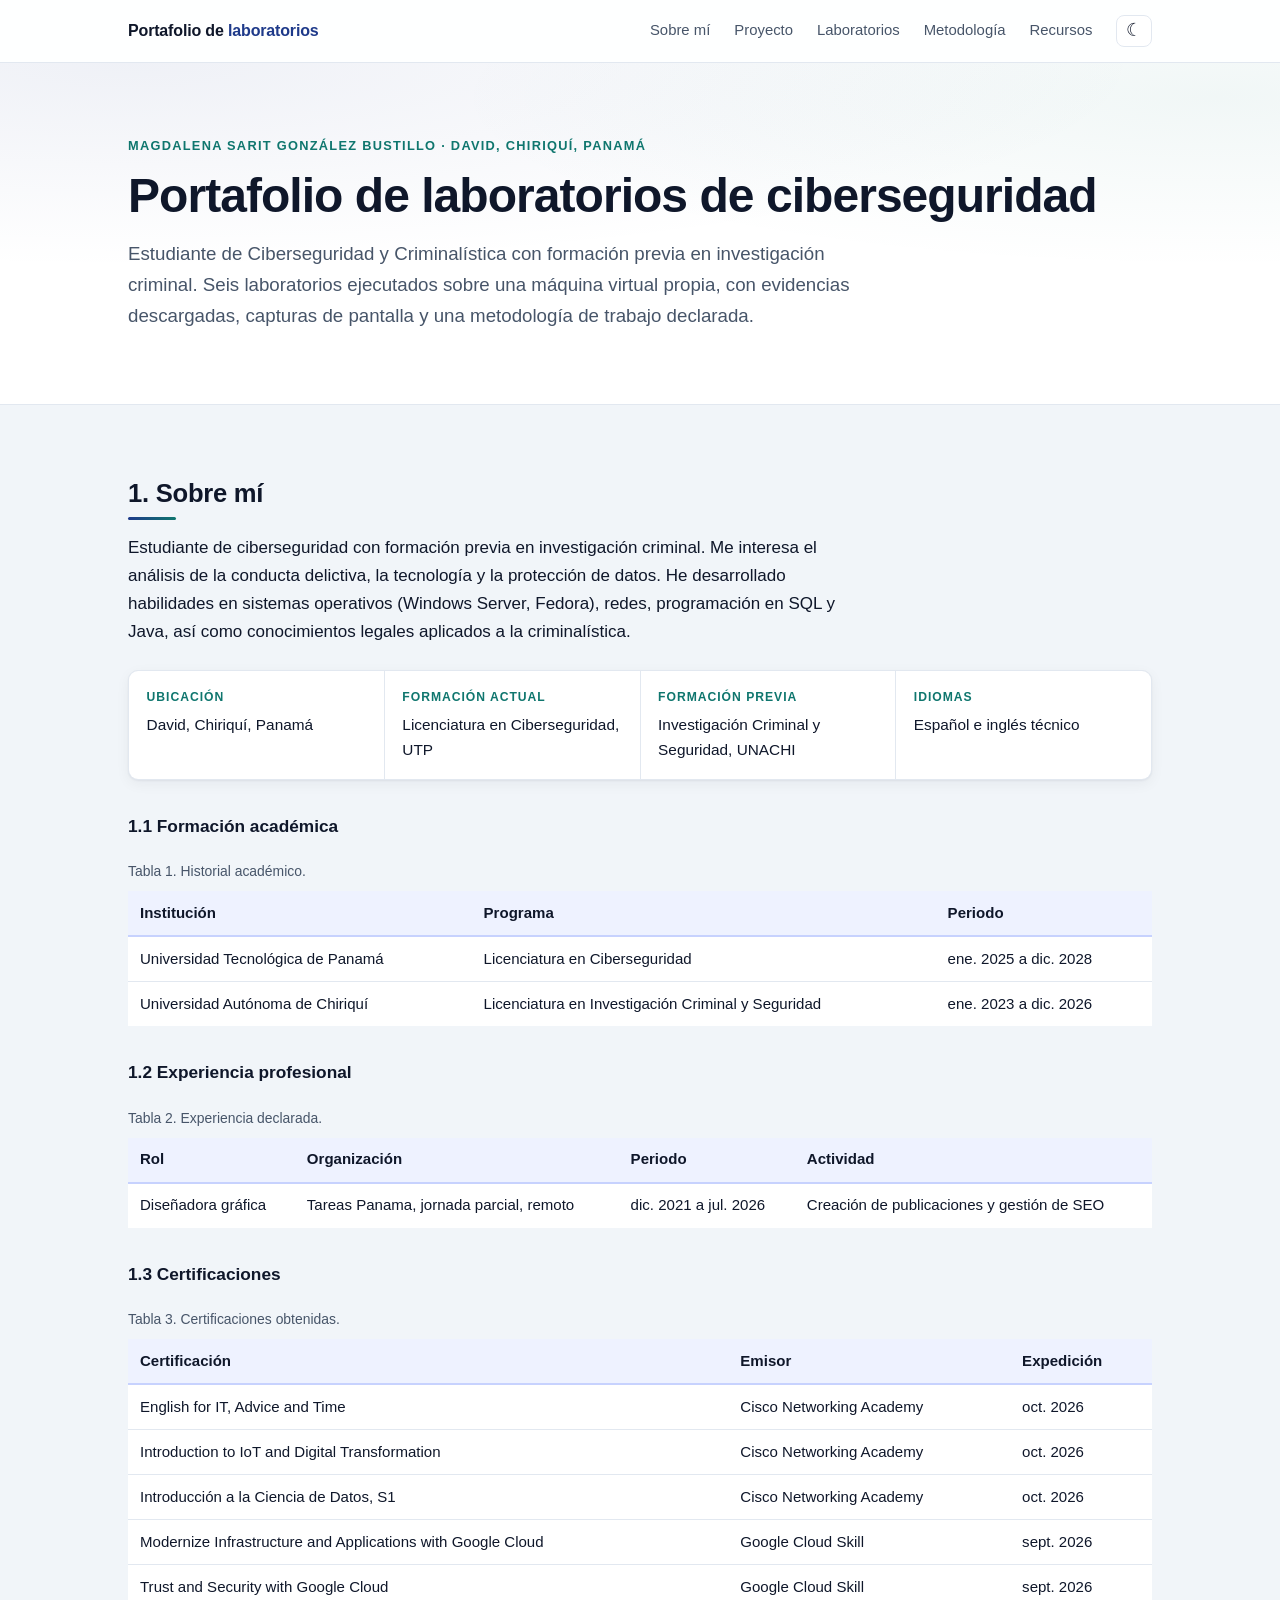
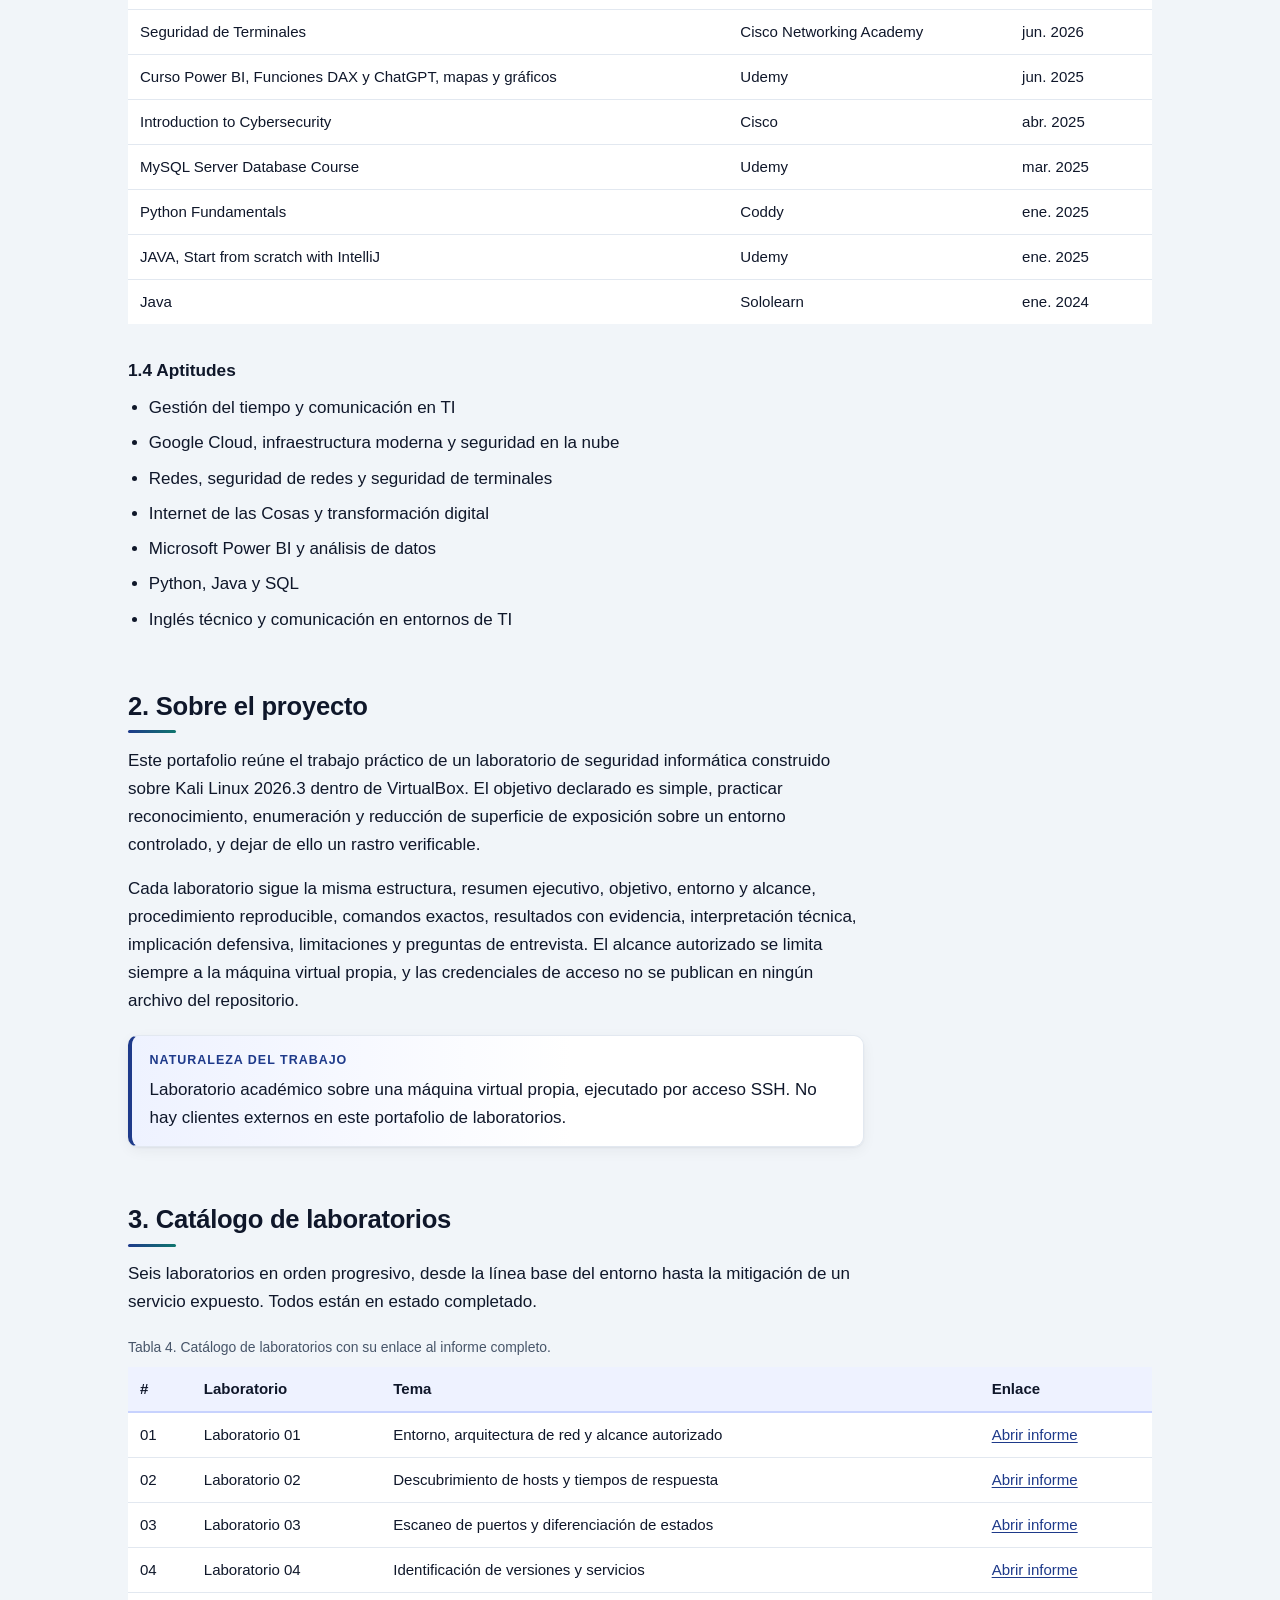
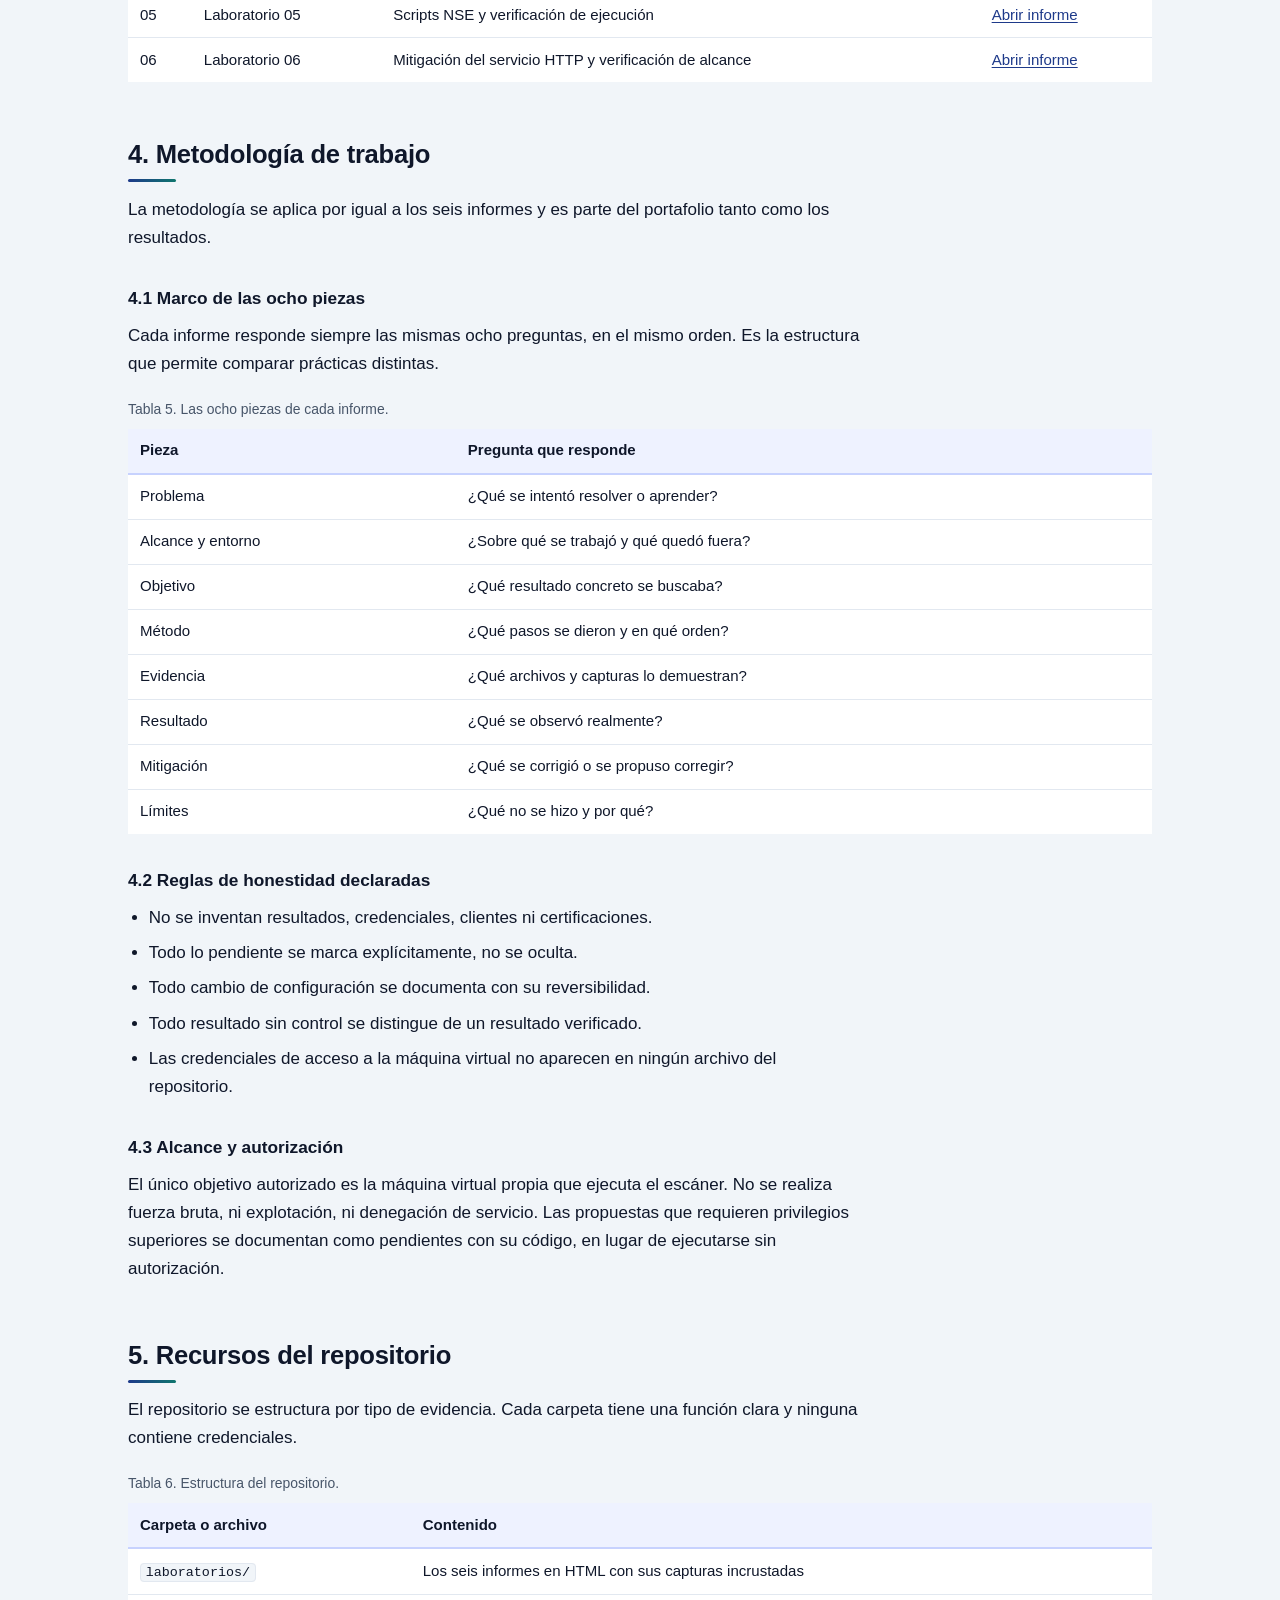
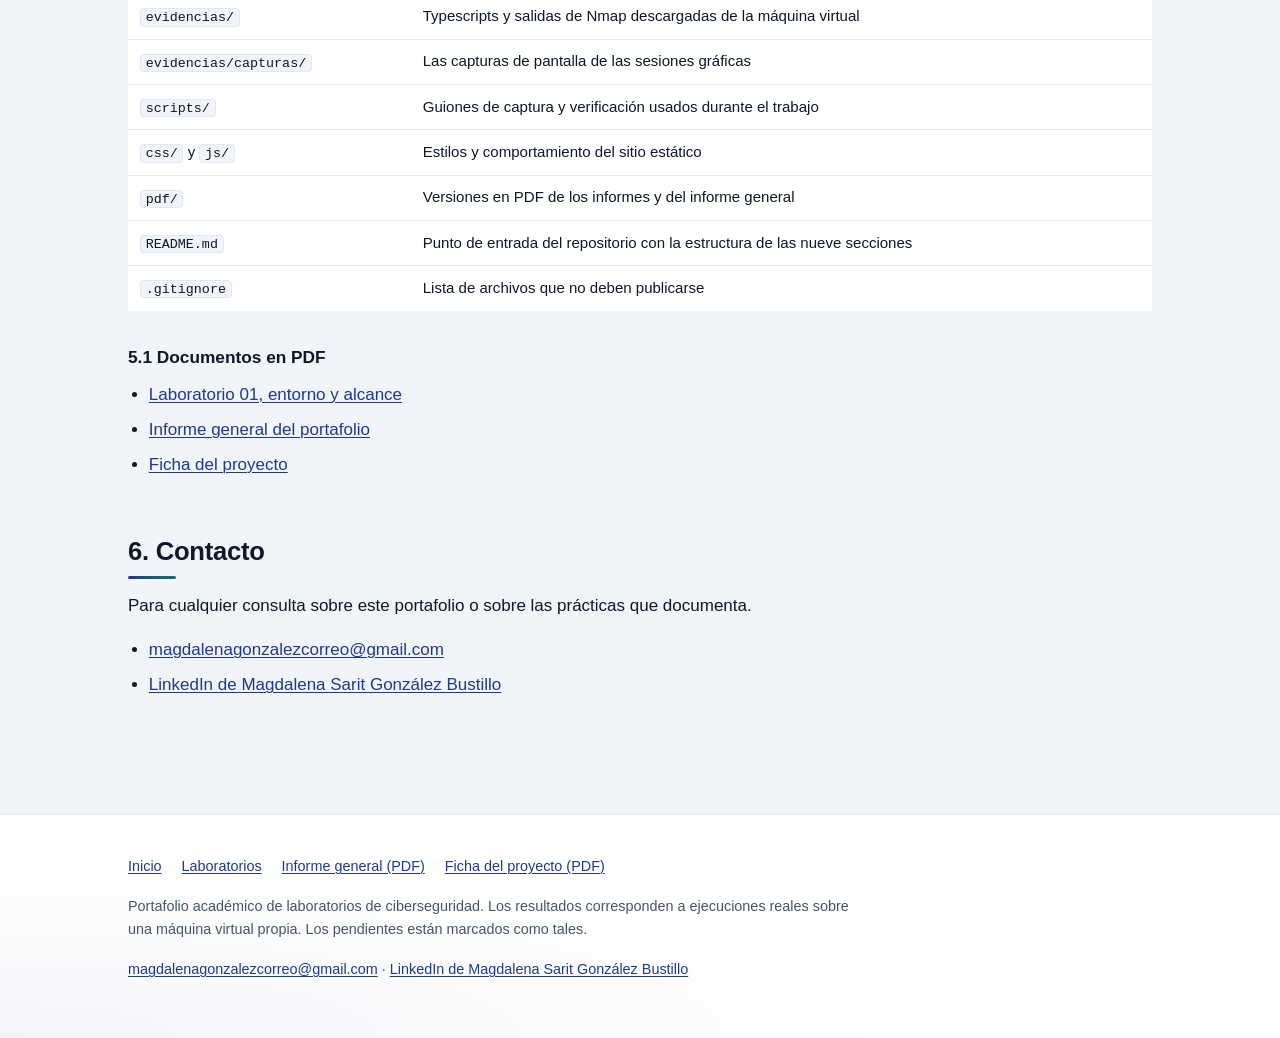
<file: index.html>
<!doctype html>
<html lang="es">
<head>
<meta charset="utf-8">
<meta name="viewport" content="width=device-width, initial-scale=1">
<title>Portafolio de laboratorios de ciberseguridad | Magdalena Sarit González Bustillo</title>
<meta name="description" content="Seis laboratorios de ciberseguridad con ejecuciones reales, evidencias verificables y metodología de trabajo documentada. Portafolio académico para puestos iniciales de seguridad informática.">
<script>
(function(){try{var t=localStorage.getItem("tema");if(t==="dark"||t==="light")document.documentElement.setAttribute("data-theme",t);}catch(e){}})();
</script>
<link rel="stylesheet" href="css/style.css">
</head>
<body>
<a class="skip-link" href="#contenido">Saltar al contenido</a>

<header class="site-header">
  <div class="wrap">
    <a class="brand" href="index.html">Portafolio de <span>laboratorios</span></a>
    <nav class="nav" aria-label="Navegación principal">
      <a href="#sobre-mi">Sobre mí</a>
      <a href="#proyecto">Proyecto</a>
      <a href="#laboratorios">Laboratorios</a>
      <a href="#metodologia">Metodología</a>
      <a href="#recursos">Recursos</a>
        <button class="theme-toggle" type="button" aria-label="Cambiar tema">☾</button>
    </nav>
  </div>
</header>

<main id="contenido">

  <div class="hero">
    <div class="wrap">
      <p class="eyebrow">Magdalena Sarit González Bustillo · David, Chiriquí, Panamá</p>
      <h1>Portafolio de laboratorios de ciberseguridad</h1>
      <p class="lede">Estudiante de Ciberseguridad y Criminalística con formación previa en investigación criminal. Seis laboratorios ejecutados sobre una máquina virtual propia, con evidencias descargadas, capturas de pantalla y una metodología de trabajo declarada.</p>
    </div>
  </div>

  <div class="wrap section">

<section id="sobre-mi">
      <h2>1. Sobre mí</h2>
      <p>Estudiante de ciberseguridad con formación previa en investigación criminal. Me interesa el análisis de la conducta delictiva, la tecnología y la protección de datos. He desarrollado habilidades en sistemas operativos (Windows Server, Fedora), redes, programación en SQL y Java, así como conocimientos legales aplicados a la criminalística.</p>

      <dl class="facts">
        <div class="fact">
          <dt>Ubicación</dt>
          <dd>David, Chiriquí, Panamá</dd>
        </div>
        <div class="fact">
          <dt>Formación actual</dt>
          <dd>Licenciatura en Ciberseguridad, UTP</dd>
        </div>
        <div class="fact">
          <dt>Formación previa</dt>
          <dd>Investigación Criminal y Seguridad, UNACHI</dd>
        </div>
        <div class="fact">
          <dt>Idiomas</dt>
          <dd>Español e inglés técnico</dd>
        </div>
      </dl>

      <h3>1.1 Formación académica</h3>
      <div class="table-scroll">
        <table>
          <caption>Tabla 1. Historial académico.</caption>
          <thead>
            <tr><th>Institución</th><th>Programa</th><th>Periodo</th></tr>
          </thead>
          <tbody>
            <tr>
              <td>Universidad Tecnológica de Panamá</td>
              <td>Licenciatura en Ciberseguridad</td>
              <td>ene. 2025 a dic. 2028</td>
            </tr>
            <tr>
              <td>Universidad Autónoma de Chiriquí</td>
              <td>Licenciatura en Investigación Criminal y Seguridad</td>
              <td>ene. 2023 a dic. 2026</td>
            </tr>
          </tbody>
        </table>
      </div>

      <h3>1.2 Experiencia profesional</h3>
      <div class="table-scroll">
        <table>
          <caption>Tabla 2. Experiencia declarada.</caption>
          <thead>
            <tr><th>Rol</th><th>Organización</th><th>Periodo</th><th>Actividad</th></tr>
          </thead>
          <tbody>
            <tr>
              <td>Diseñadora gráfica</td>
              <td>Tareas Panama, jornada parcial, remoto</td>
              <td>dic. 2021 a jul. 2026</td>
              <td>Creación de publicaciones y gestión de SEO</td>
            </tr>
          </tbody>
        </table>
      </div>

      <h3>1.3 Certificaciones</h3>
      <div class="table-scroll">
        <table>
          <caption>Tabla 3. Certificaciones obtenidas.</caption>
          <thead>
            <tr><th>Certificación</th><th>Emisor</th><th>Expedición</th></tr>
          </thead>
          <tbody>
            <tr><td>English for IT, Advice and Time</td><td>Cisco Networking Academy</td><td>oct. 2026</td></tr>
            <tr><td>Introduction to IoT and Digital Transformation</td><td>Cisco Networking Academy</td><td>oct. 2026</td></tr>
            <tr><td>Introducción a la Ciencia de Datos, S1</td><td>Cisco Networking Academy</td><td>oct. 2026</td></tr>
            <tr><td>Modernize Infrastructure and Applications with Google Cloud</td><td>Google Cloud Skill</td><td>sept. 2026</td></tr>
            <tr><td>Trust and Security with Google Cloud</td><td>Google Cloud Skill</td><td>sept. 2026</td></tr>
            <tr><td>Seguridad de Terminales</td><td>Cisco Networking Academy</td><td>jun. 2026</td></tr>
            <tr><td>Curso Power BI, Funciones DAX y ChatGPT, mapas y gráficos</td><td>Udemy</td><td>jun. 2025</td></tr>
            <tr><td>Introduction to Cybersecurity</td><td>Cisco</td><td>abr. 2025</td></tr>
            <tr><td>MySQL Server Database Course</td><td>Udemy</td><td>mar. 2025</td></tr>
            <tr><td>Python Fundamentals</td><td>Coddy</td><td>ene. 2025</td></tr>
            <tr><td>JAVA, Start from scratch with IntelliJ</td><td>Udemy</td><td>ene. 2025</td></tr>
            <tr><td>Java</td><td>Sololearn</td><td>ene. 2024</td></tr>
          </tbody>
        </table>
      </div>

      <h3>1.4 Aptitudes</h3>
      <ul>
        <li>Gestión del tiempo y comunicación en TI</li>
        <li>Google Cloud, infraestructura moderna y seguridad en la nube</li>
        <li>Redes, seguridad de redes y seguridad de terminales</li>
        <li>Internet de las Cosas y transformación digital</li>
        <li>Microsoft Power BI y análisis de datos</li>
        <li>Python, Java y SQL</li>
        <li>Inglés técnico y comunicación en entornos de TI</li>
      </ul>
    </section>

<section id="proyecto">
      <h2>2. Sobre el proyecto</h2>
      <p>Este portafolio reúne el trabajo práctico de un laboratorio de seguridad informática construido sobre Kali Linux 2026.3 dentro de VirtualBox. El objetivo declarado es simple, practicar reconocimiento, enumeración y reducción de superficie de exposición sobre un entorno controlado, y dejar de ello un rastro verificable.</p>
      <p>Cada laboratorio sigue la misma estructura, resumen ejecutivo, objetivo, entorno y alcance, procedimiento reproducible, comandos exactos, resultados con evidencia, interpretación técnica, implicación defensiva, limitaciones y preguntas de entrevista. El alcance autorizado se limita siempre a la máquina virtual propia, y las credenciales de acceso no se publican en ningún archivo del repositorio.</p>
      <div class="note">
        <span class="tag">Naturaleza del trabajo</span>
        <p>Laboratorio académico sobre una máquina virtual propia, ejecutado por acceso SSH. No hay clientes externos en este portafolio de laboratorios.</p>
      </div>
    </section>

<section id="laboratorios">
      <h2>3. Catálogo de laboratorios</h2>
      <p>Seis laboratorios en orden progresivo, desde la línea base del entorno hasta la mitigación de un servicio expuesto. Todos están en estado completado.</p>

      <div class="table-scroll">
        <table>
          <caption>Tabla 4. Catálogo de laboratorios con su enlace al informe completo.</caption>
          <thead>
            <tr><th>#</th><th>Laboratorio</th><th>Tema</th><th>Enlace</th></tr>
          </thead>
          <tbody>
            <tr>
              <td>01</td>
              <td>Laboratorio 01</td>
              <td>Entorno, arquitectura de red y alcance autorizado</td>
              <td><a href="laboratorios/lab-01.html">Abrir informe</a></td>
            </tr>
            <tr>
              <td>02</td>
              <td>Laboratorio 02</td>
              <td>Descubrimiento de hosts y tiempos de respuesta</td>
              <td><a href="laboratorios/lab-02.html">Abrir informe</a></td>
            </tr>
            <tr>
              <td>03</td>
              <td>Laboratorio 03</td>
              <td>Escaneo de puertos y diferenciación de estados</td>
              <td><a href="laboratorios/lab-03.html">Abrir informe</a></td>
            </tr>
            <tr>
              <td>04</td>
              <td>Laboratorio 04</td>
              <td>Identificación de versiones y servicios</td>
              <td><a href="laboratorios/lab-04.html">Abrir informe</a></td>
            </tr>
            <tr>
              <td>05</td>
              <td>Laboratorio 05</td>
              <td>Scripts NSE y verificación de ejecución</td>
              <td><a href="laboratorios/lab-05.html">Abrir informe</a></td>
            </tr>
            <tr>
              <td>06</td>
              <td>Laboratorio 06</td>
              <td>Mitigación del servicio HTTP y verificación de alcance</td>
              <td><a href="laboratorios/lab-06.html">Abrir informe</a></td>
            </tr>
          </tbody>
        </table>
      </div>
    </section>

<section id="metodologia">
      <h2>4. Metodología de trabajo</h2>
      <p>La metodología se aplica por igual a los seis informes y es parte del portafolio tanto como los resultados.</p>

      <h3>4.1 Marco de las ocho piezas</h3>
      <p>Cada informe responde siempre las mismas ocho preguntas, en el mismo orden. Es la estructura que permite comparar prácticas distintas.</p>
      <div class="table-scroll">
        <table>
          <caption>Tabla 5. Las ocho piezas de cada informe.</caption>
          <thead>
            <tr><th>Pieza</th><th>Pregunta que responde</th></tr>
          </thead>
          <tbody>
            <tr><td>Problema</td><td>¿Qué se intentó resolver o aprender?</td></tr>
            <tr><td>Alcance y entorno</td><td>¿Sobre qué se trabajó y qué quedó fuera?</td></tr>
            <tr><td>Objetivo</td><td>¿Qué resultado concreto se buscaba?</td></tr>
            <tr><td>Método</td><td>¿Qué pasos se dieron y en qué orden?</td></tr>
            <tr><td>Evidencia</td><td>¿Qué archivos y capturas lo demuestran?</td></tr>
            <tr><td>Resultado</td><td>¿Qué se observó realmente?</td></tr>
            <tr><td>Mitigación</td><td>¿Qué se corrigió o se propuso corregir?</td></tr>
            <tr><td>Límites</td><td>¿Qué no se hizo y por qué?</td></tr>
          </tbody>
        </table>
      </div>

      <h3>4.2 Reglas de honestidad declaradas</h3>
      <ul>
        <li>No se inventan resultados, credenciales, clientes ni certificaciones.</li>
        <li>Todo lo pendiente se marca explícitamente, no se oculta.</li>
        <li>Todo cambio de configuración se documenta con su reversibilidad.</li>
        <li>Todo resultado sin control se distingue de un resultado verificado.</li>
        <li>Las credenciales de acceso a la máquina virtual no aparecen en ningún archivo del repositorio.</li>
      </ul>

      <h3>4.3 Alcance y autorización</h3>
      <p>El único objetivo autorizado es la máquina virtual propia que ejecuta el escáner. No se realiza fuerza bruta, ni explotación, ni denegación de servicio. Las propuestas que requieren privilegios superiores se documentan como pendientes con su código, en lugar de ejecutarse sin autorización.</p>
    </section>

<section id="recursos">
      <h2>5. Recursos del repositorio</h2>
      <p>El repositorio se estructura por tipo de evidencia. Cada carpeta tiene una función clara y ninguna contiene credenciales.</p>

      <div class="table-scroll">
        <table>
          <caption>Tabla 6. Estructura del repositorio.</caption>
          <thead>
            <tr><th>Carpeta o archivo</th><th>Contenido</th></tr>
          </thead>
          <tbody>
            <tr><td><code>laboratorios/</code></td><td>Los seis informes en HTML con sus capturas incrustadas</td></tr>
            <tr><td><code>evidencias/</code></td><td>Typescripts y salidas de Nmap descargadas de la máquina virtual</td></tr>
            <tr><td><code>evidencias/capturas/</code></td><td>Las capturas de pantalla de las sesiones gráficas</td></tr>
            <tr><td><code>scripts/</code></td><td>Guiones de captura y verificación usados durante el trabajo</td></tr>
            <tr><td><code>css/</code> y <code>js/</code></td><td>Estilos y comportamiento del sitio estático</td></tr>
            <tr><td><code>pdf/</code></td><td>Versiones en PDF de los informes y del informe general</td></tr>
            <tr><td><code>README.md</code></td><td>Punto de entrada del repositorio con la estructura de las nueve secciones</td></tr>
            <tr><td><code>.gitignore</code></td><td>Lista de archivos que no deben publicarse</td></tr>
          </tbody>
        </table>
      </div>

      <h3>5.1 Documentos en PDF</h3>
      <ul>
        <li><a href="pdf/lab-01-entorno-y-alcance.pdf">Laboratorio 01, entorno y alcance</a></li>
        <li><a href="pdf/informe-general.pdf">Informe general del portafolio</a></li>
        <li><a href="pdf/ficha-proyecto.pdf">Ficha del proyecto</a></li>
      </ul>
    </section>

    <section id="contacto">
      <h2>6. Contacto</h2>
      <p>Para cualquier consulta sobre este portafolio o sobre las prácticas que documenta.</p>
      <ul>
        <li><a href="mailto:magdalenagonzalezcorreo@gmail.com">magdalenagonzalezcorreo@gmail.com</a></li>
        <li><a href="https://www.linkedin.com/in/magdalenagonzalezpanama/?locale=es">LinkedIn de Magdalena Sarit González Bustillo</a></li>
      </ul>
    </section>

  </div>
</main>

<footer class="site-footer">
  <div class="wrap">
    <nav aria-label="Enlaces del pie">
      <a href="index.html">Inicio</a>
      <a href="#laboratorios">Laboratorios</a>
      <a href="pdf/informe-general.pdf">Informe general (PDF)</a>
      <a href="pdf/ficha-proyecto.pdf">Ficha del proyecto (PDF)</a>
    </nav>
    <p>Portafolio académico de laboratorios de ciberseguridad. Los resultados corresponden a ejecuciones reales sobre una máquina virtual propia. Los pendientes están marcados como tales.</p>
    <p><a href="mailto:magdalenagonzalezcorreo@gmail.com">magdalenagonzalezcorreo@gmail.com</a> · <a href="https://www.linkedin.com/in/magdalenagonzalezpanama/?locale=es">LinkedIn de Magdalena Sarit González Bustillo</a></p>
  </div>
</footer>

<script src="js/main.js" defer></script>
</body>
</html>
</file>
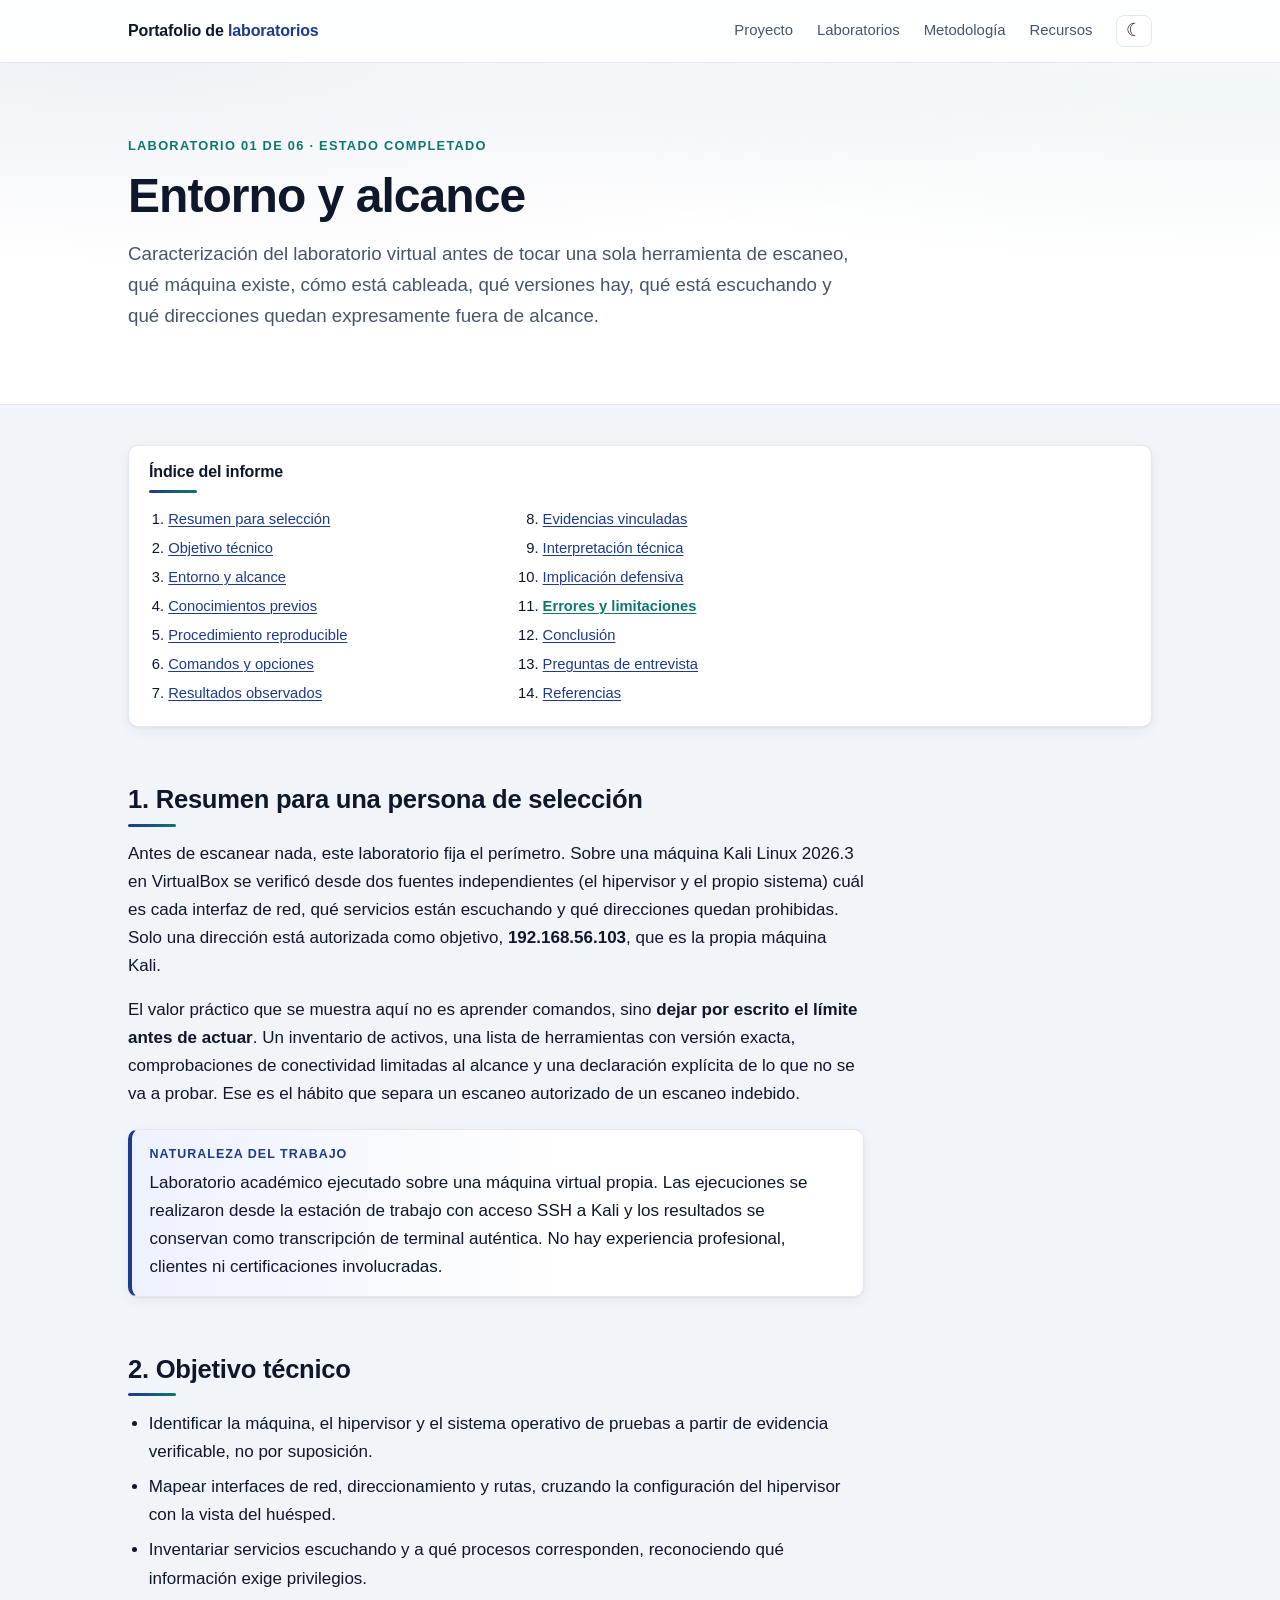
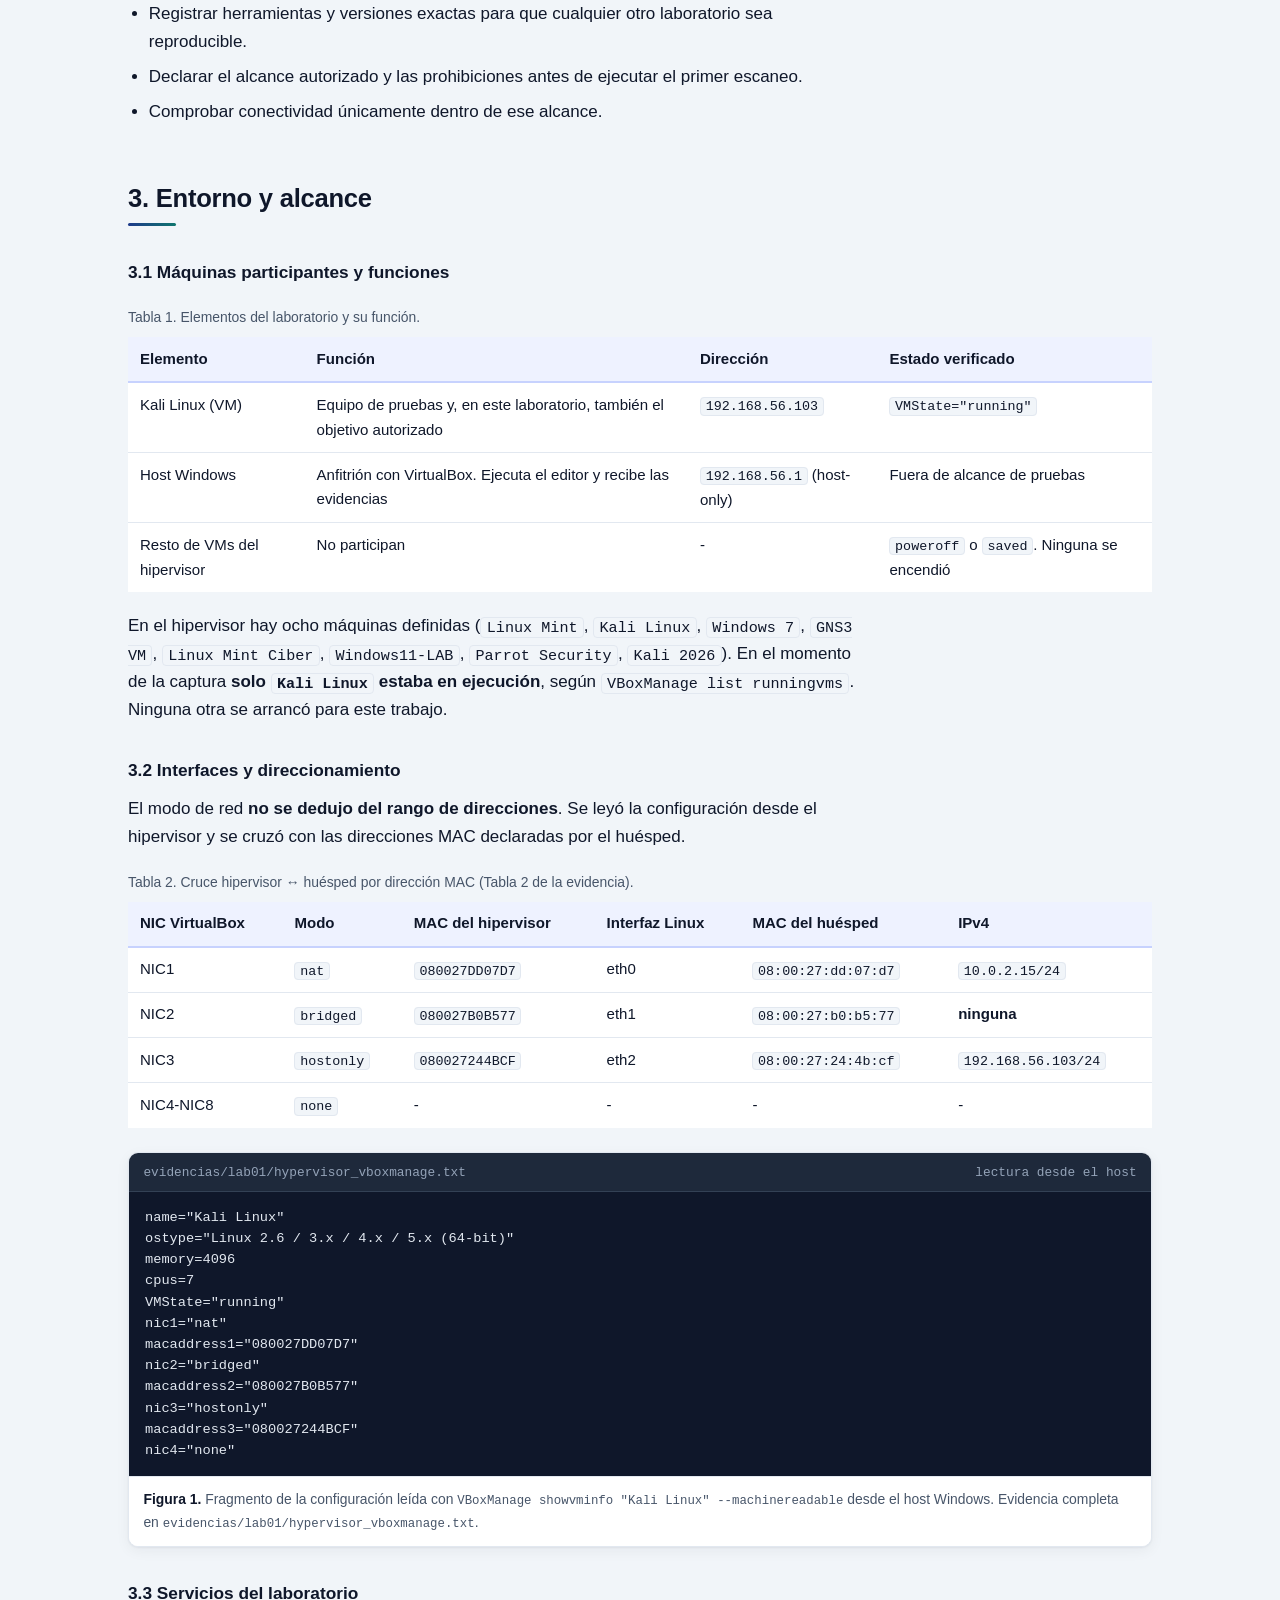
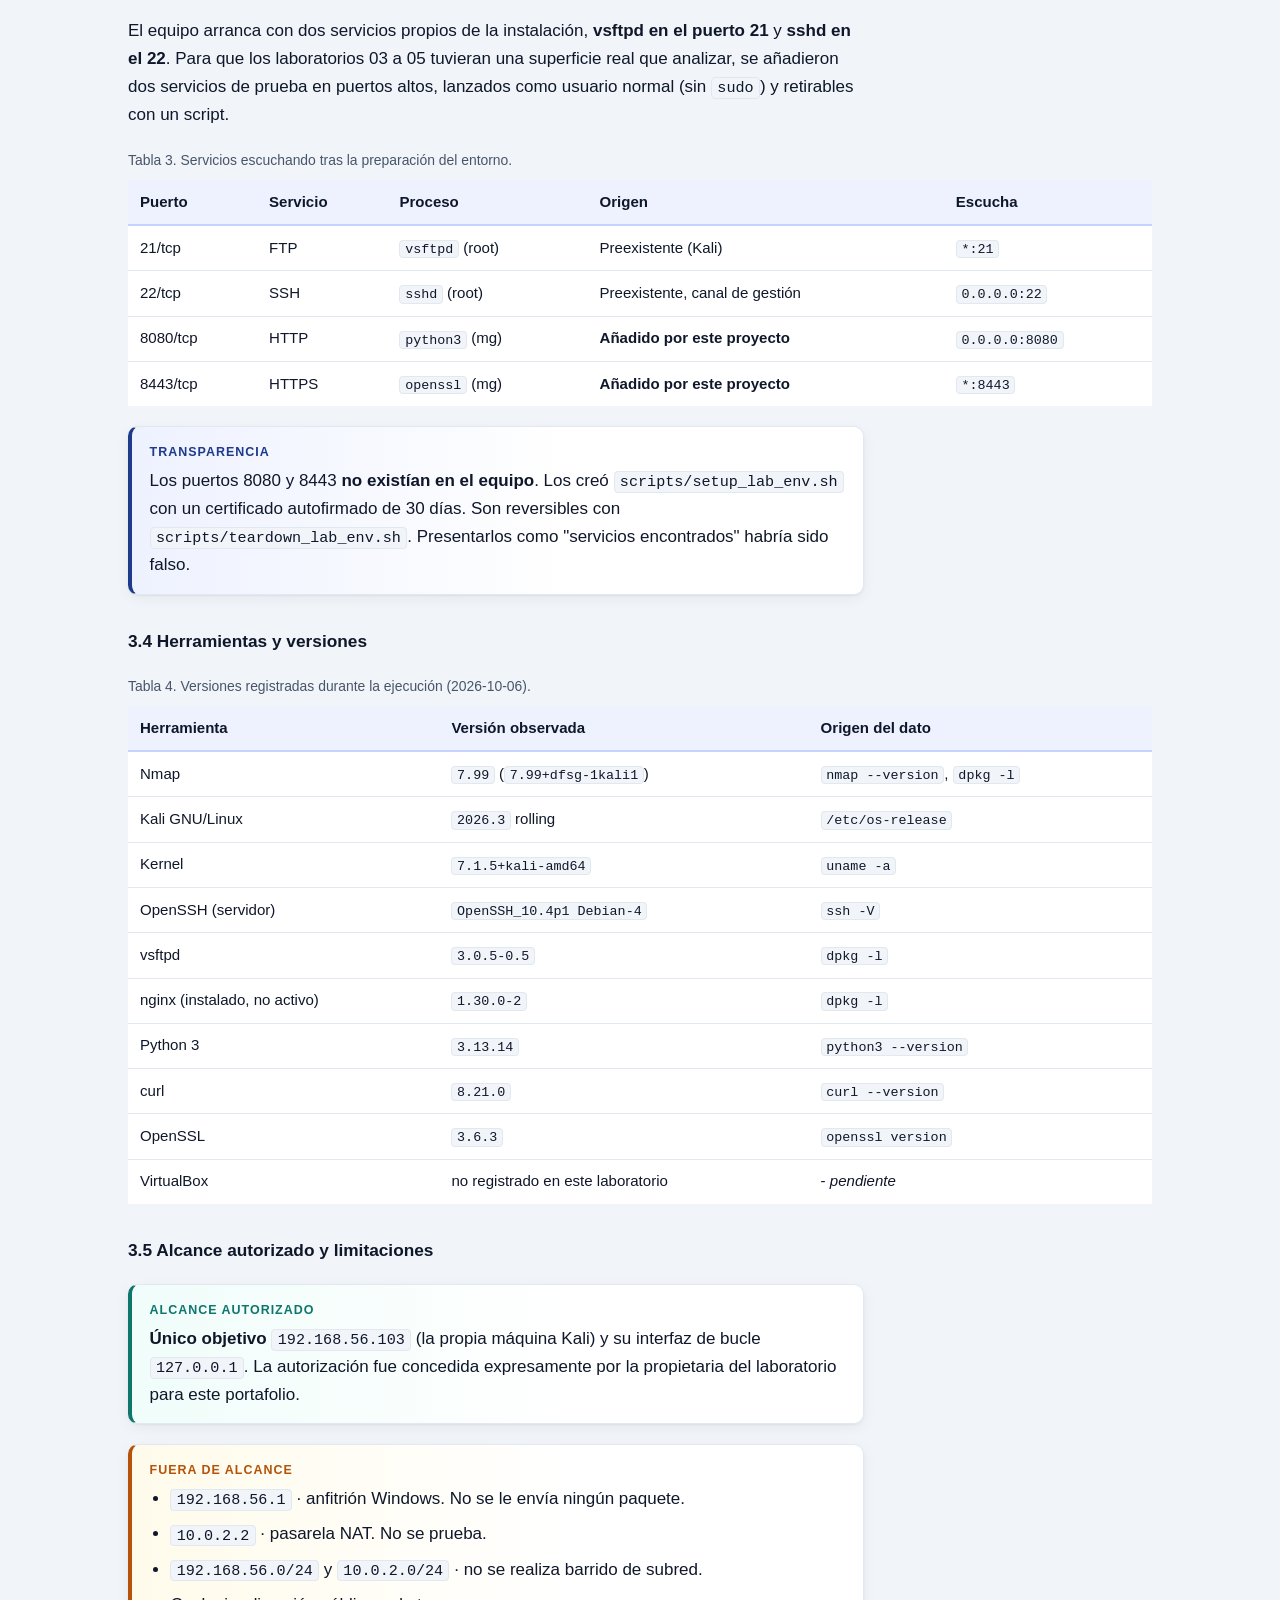
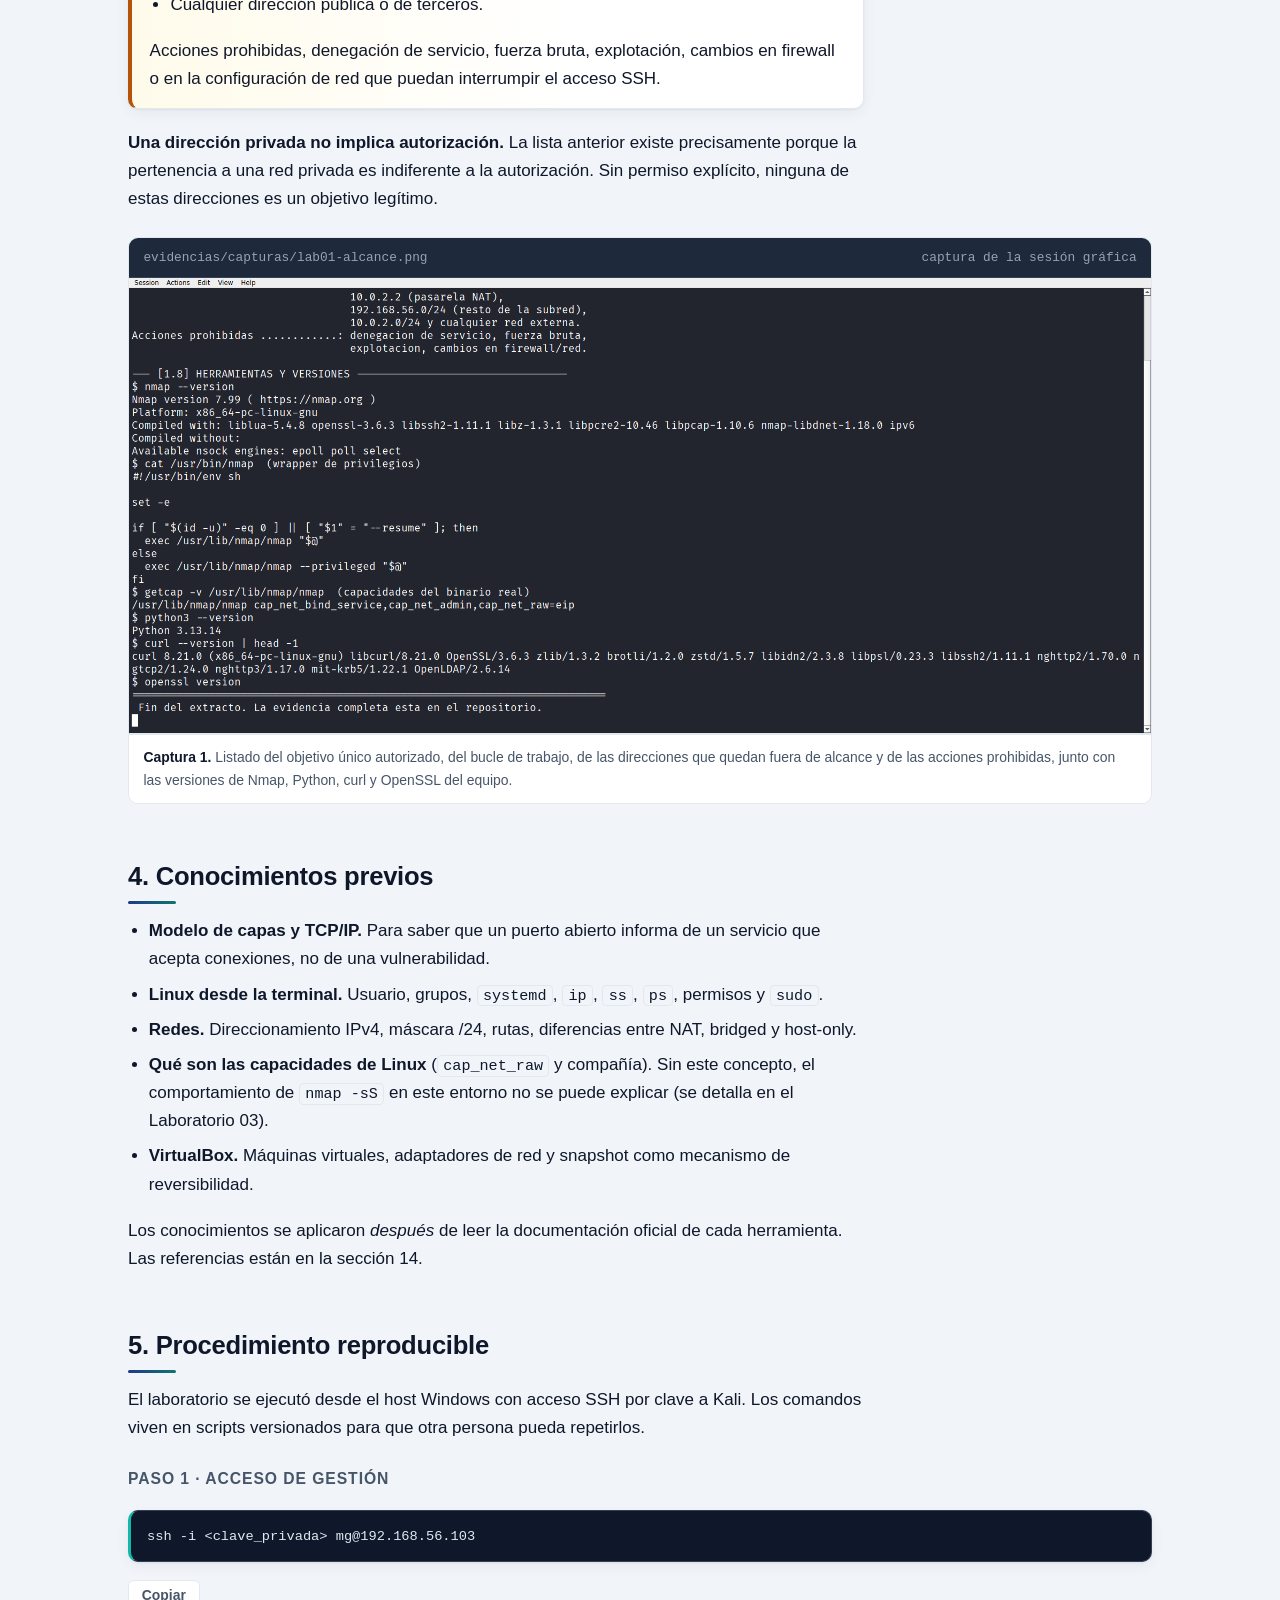
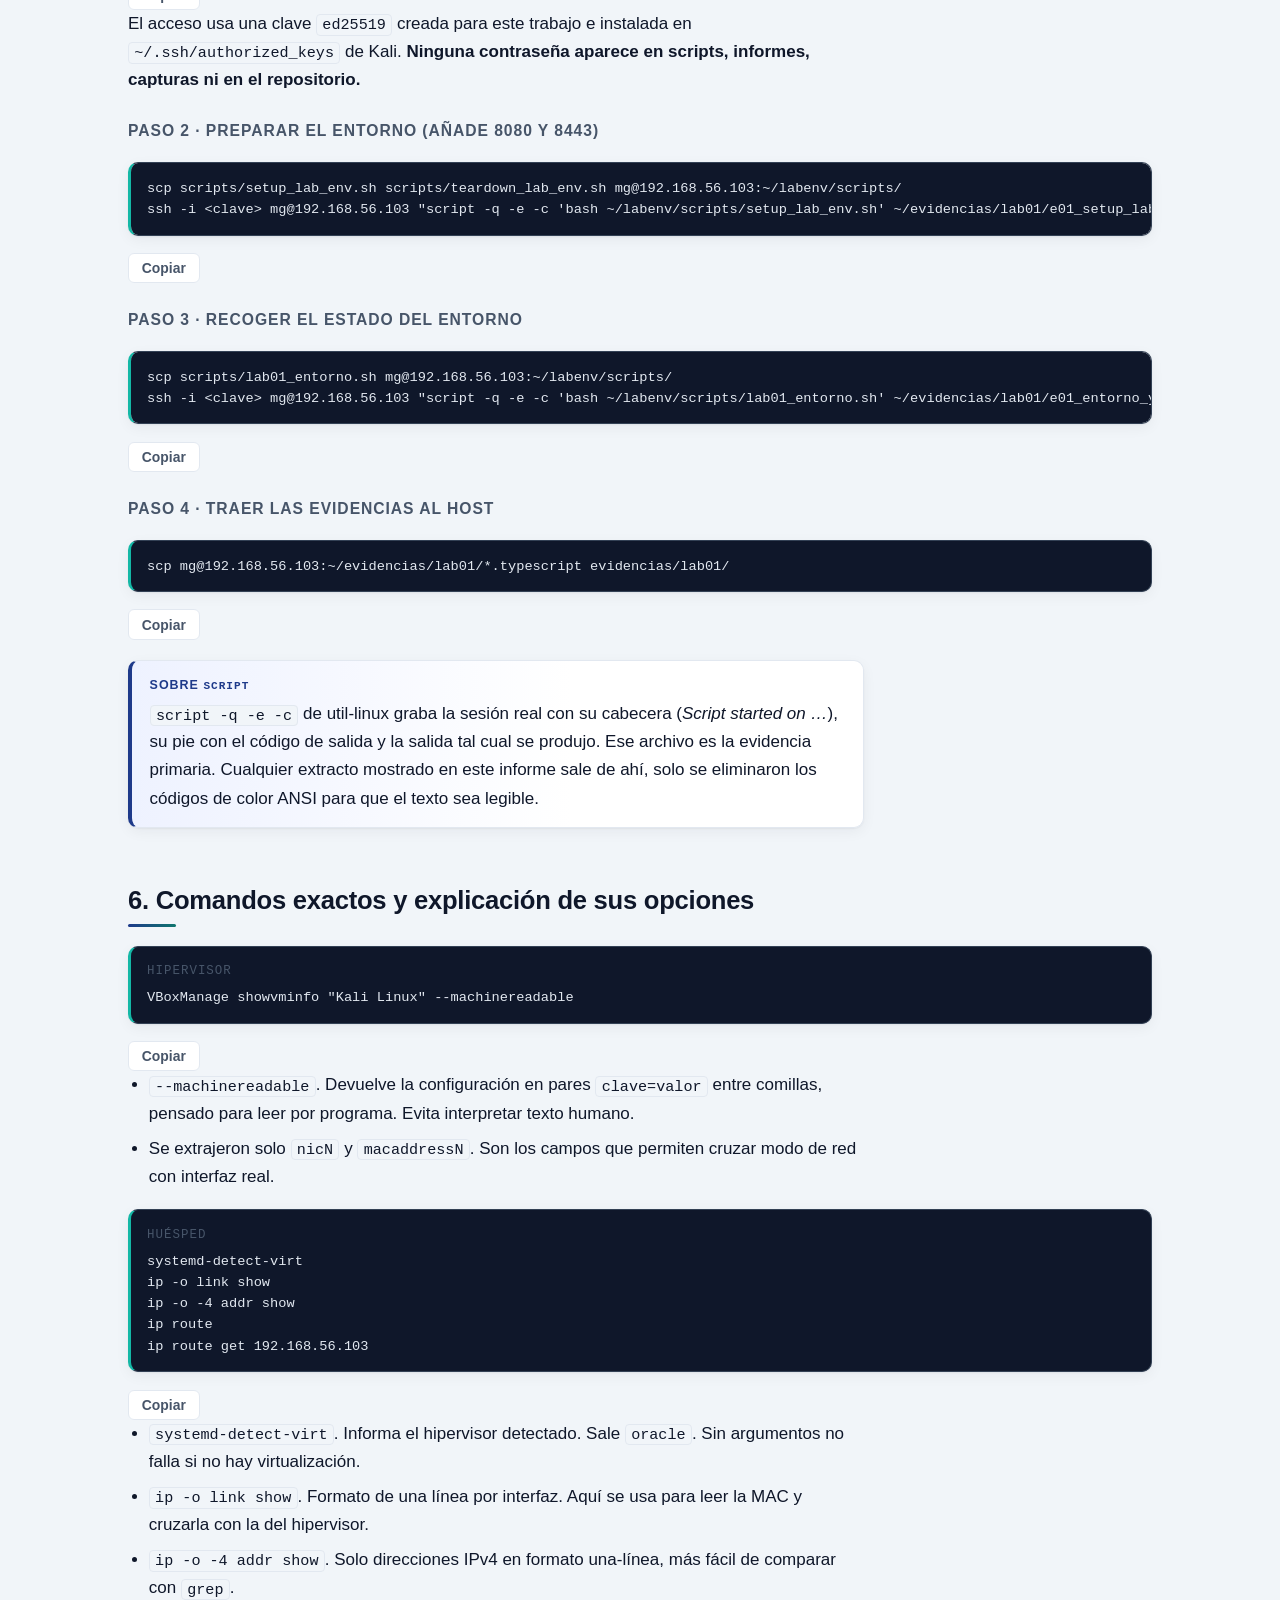
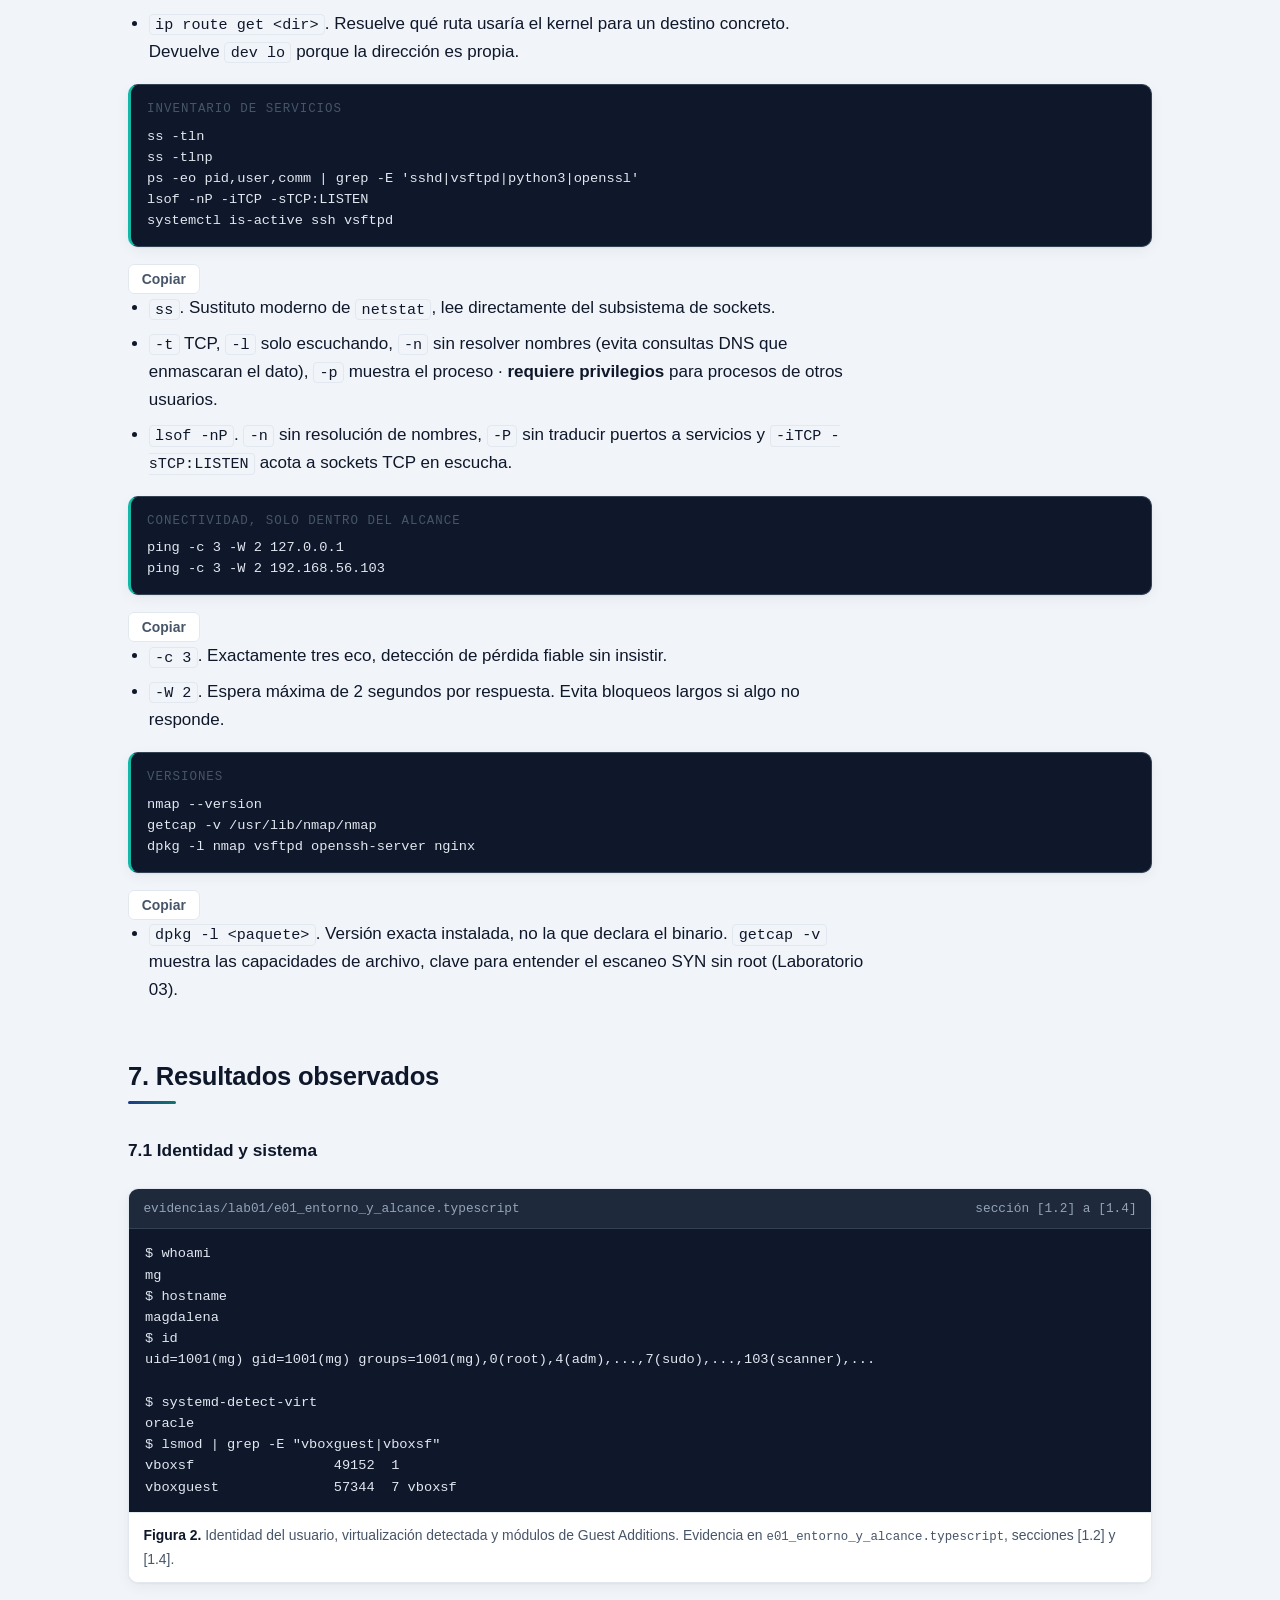
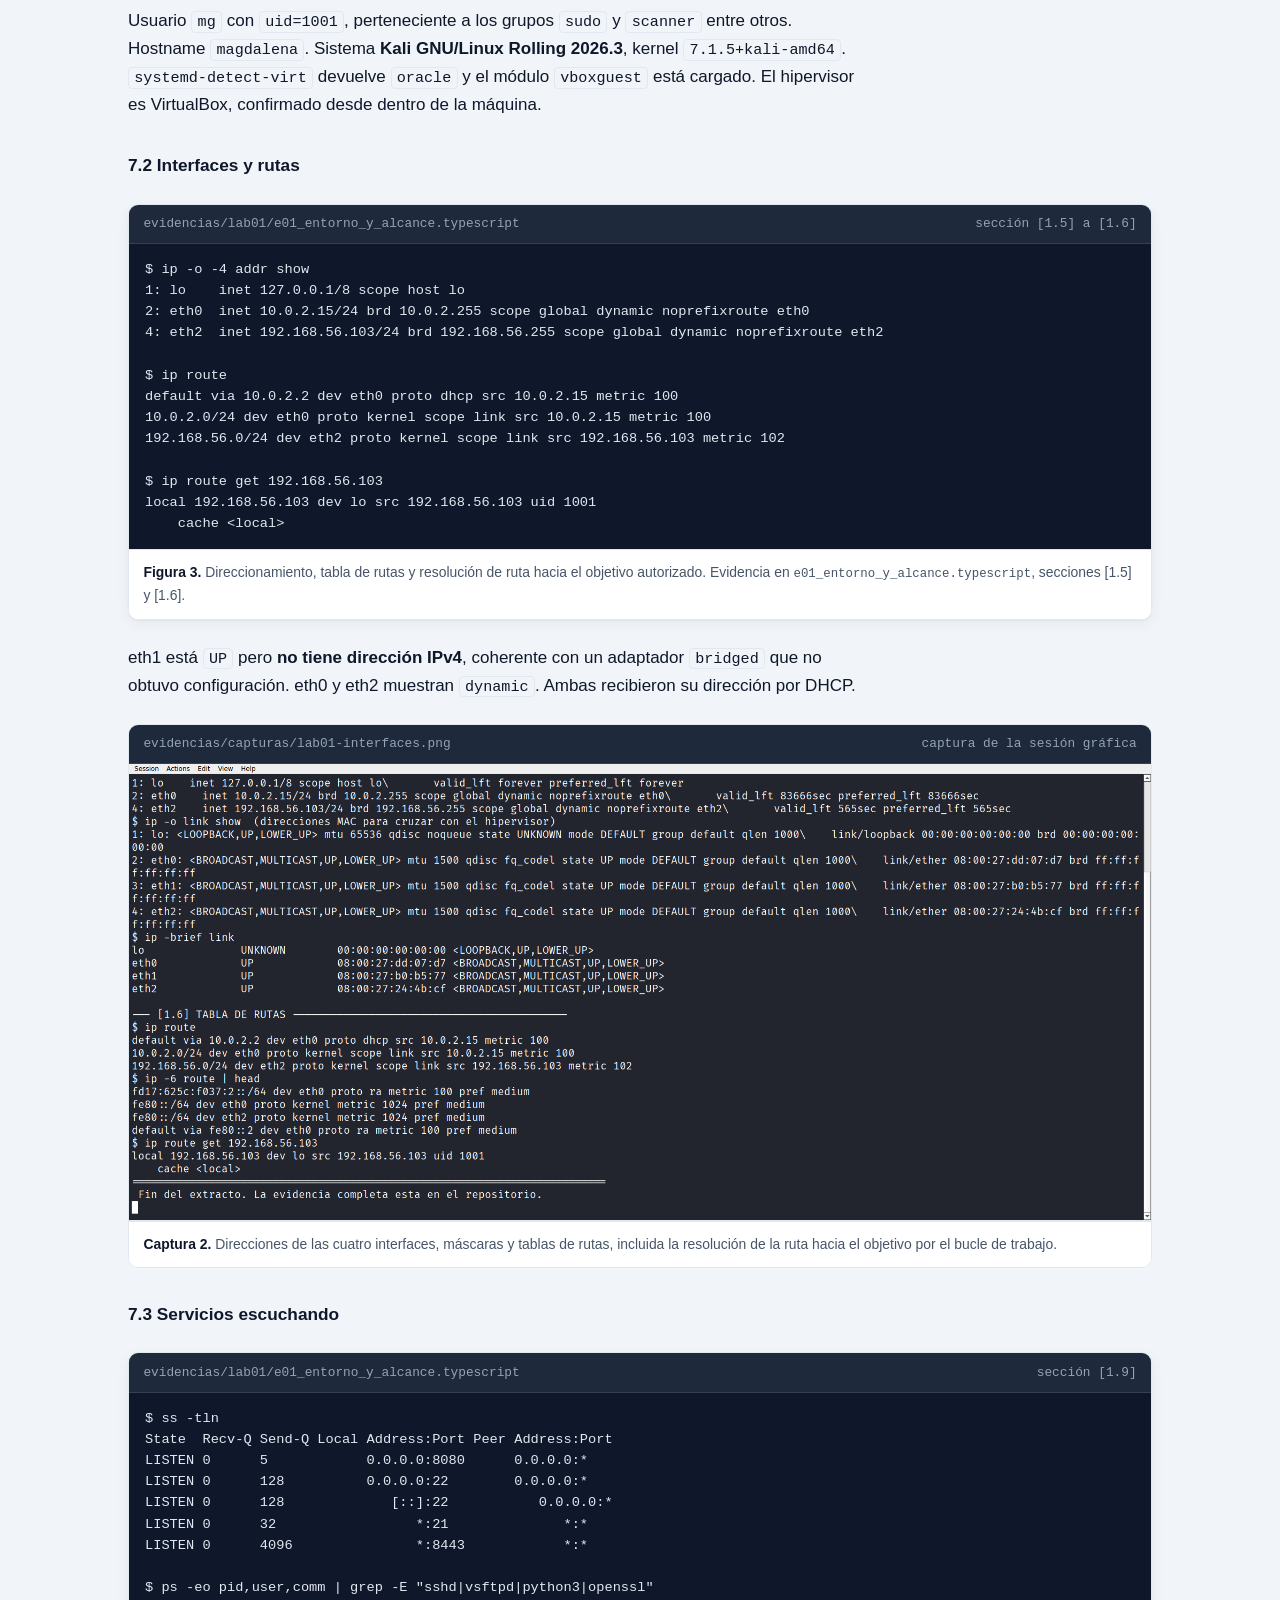
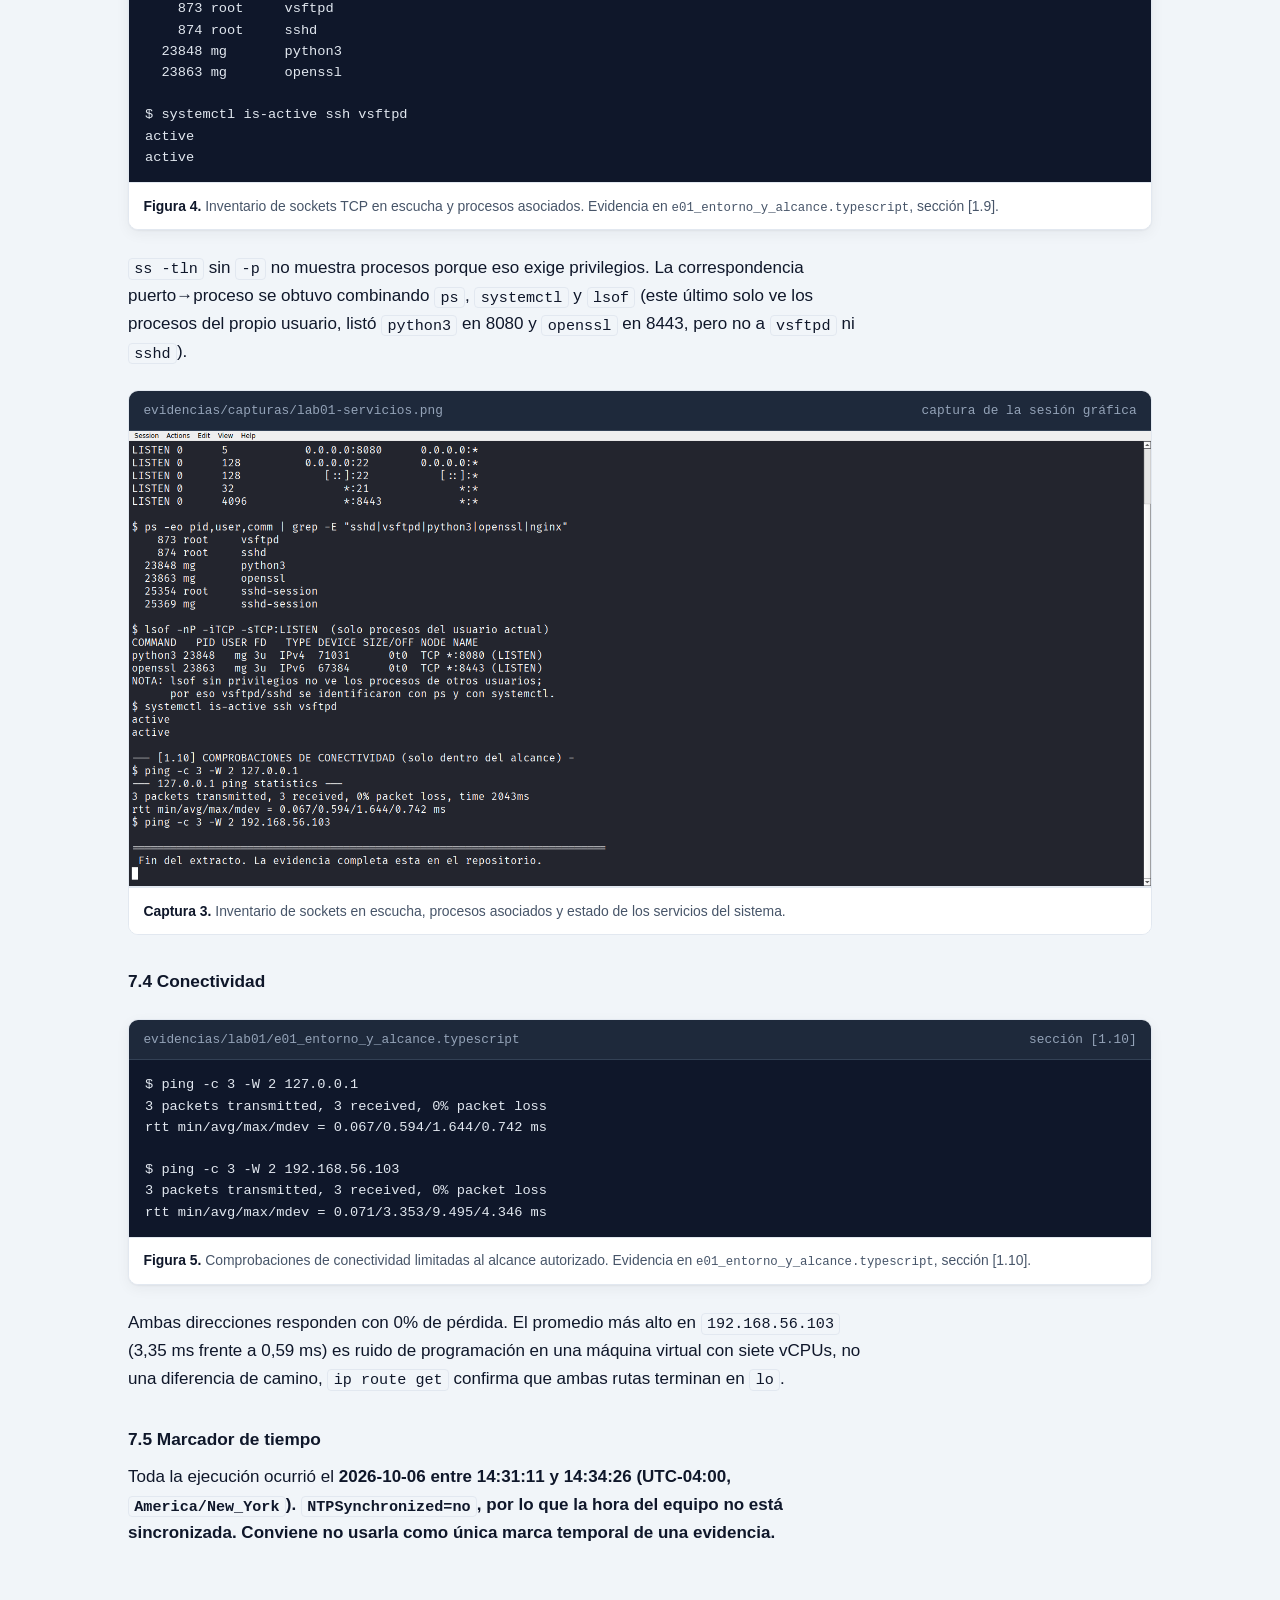
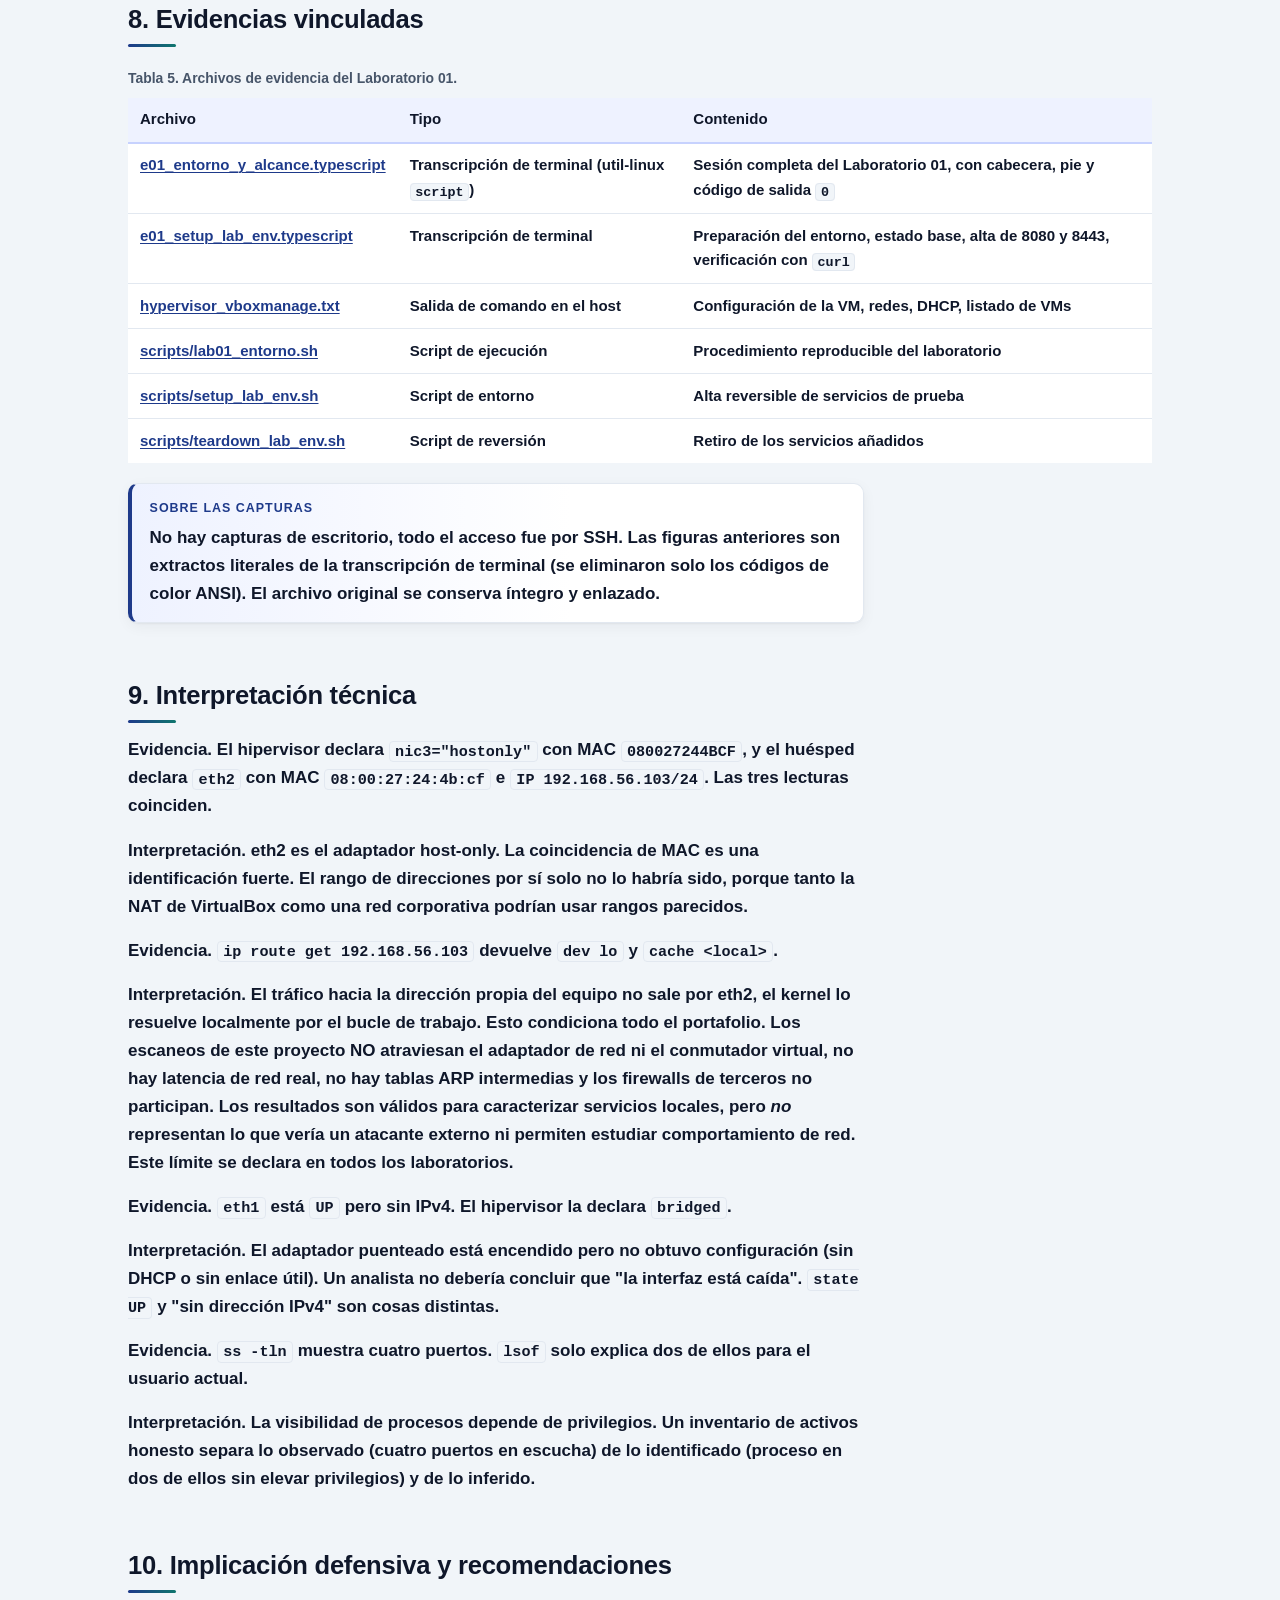
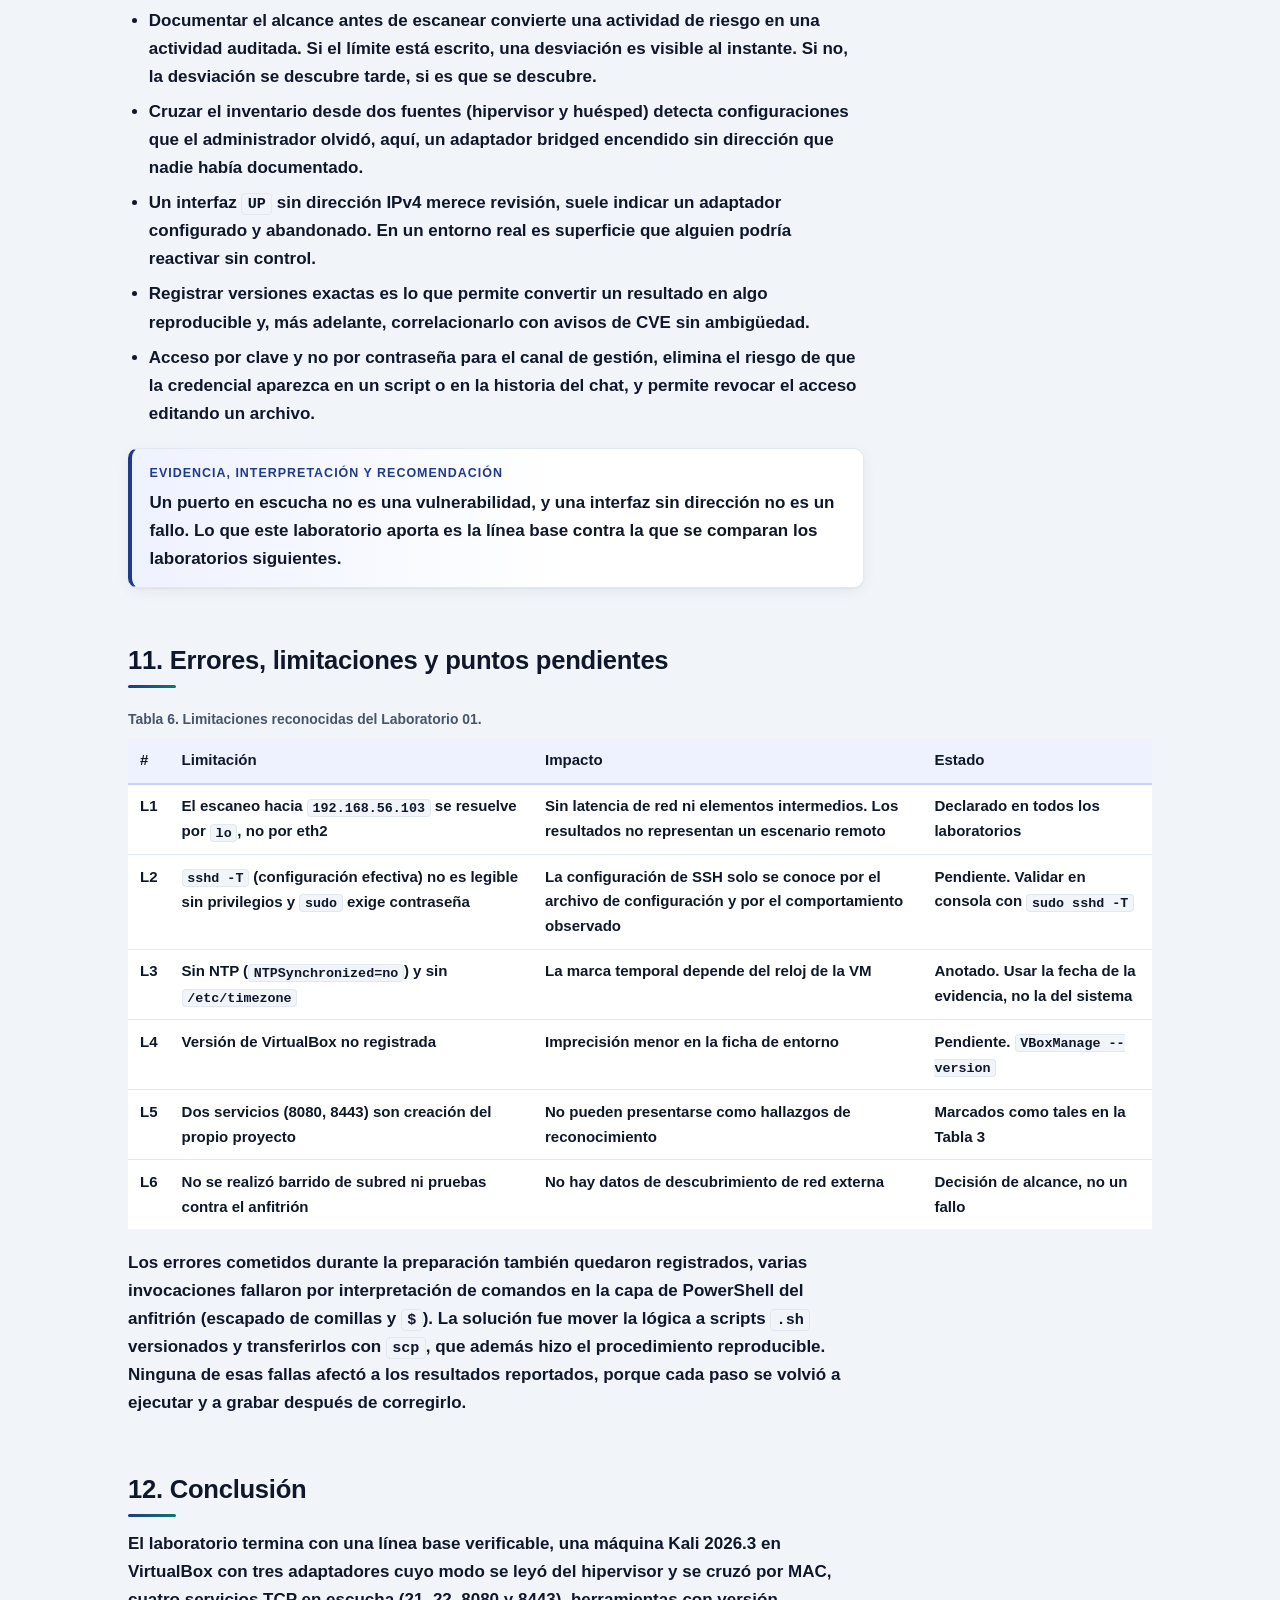
<file: laboratorios/lab-01.html>
<!doctype html>
<html lang="es">
<head>
<meta charset="utf-8">
<meta name="viewport" content="width=device-width, initial-scale=1">
<title>Laboratorio 01 · Entorno y alcance | Portafolio de ciberseguridad</title>
<meta name="description" content="Laboratorio 01: caracterización del entorno de laboratorio virtual, interfaces de red, herramientas, alcance autorizado y comprobaciones de conectividad.">
<script>
(function(){try{var t=localStorage.getItem("tema");if(t==="dark"||t==="light")document.documentElement.setAttribute("data-theme",t);}catch(e){}})();
</script>
<link rel="stylesheet" href="../css/style.css">
</head>
<body>
<a class="skip-link" href="#contenido">Saltar al contenido</a>

<header class="site-header">
  <div class="wrap">
    <a class="brand" href="../index.html">Portafolio de <span>laboratorios</span></a>
    <nav class="nav" aria-label="Navegación principal">
      <a href="../index.html#proyecto">Proyecto</a>
      <a href="../index.html#laboratorios">Laboratorios</a>
      <a href="../index.html#metodologia">Metodología</a>
      <a href="../index.html#recursos">Recursos</a>
        <button class="theme-toggle" type="button" aria-label="Cambiar tema">☾</button>
    </nav>
  </div>
</header>

<main id="contenido">

  <div class="hero">
    <div class="wrap">
      <p class="eyebrow">Laboratorio 01 de 06 · Estado completado</p>
      <h1>Entorno y alcance</h1>
      <p class="lede">Caracterización del laboratorio virtual antes de tocar una sola herramienta de escaneo, qué máquina existe, cómo está cableada, qué versiones hay, qué está escuchando y qué direcciones quedan expresamente fuera de alcance.</p>
    </div>
  </div>

  <div class="wrap section">

    <nav class="toc" aria-label="Índice del informe">
      <h2>Índice del informe</h2>
      <ol>
        <li><a href="#s1">Resumen para selección</a></li>
        <li><a href="#s2">Objetivo técnico</a></li>
        <li><a href="#s3">Entorno y alcance</a></li>
        <li><a href="#s4">Conocimientos previos</a></li>
        <li><a href="#s5">Procedimiento reproducible</a></li>
        <li><a href="#s6">Comandos y opciones</a></li>
        <li><a href="#s7">Resultados observados</a></li>
        <li><a href="#s8">Evidencias vinculadas</a></li>
        <li><a href="#s9">Interpretación técnica</a></li>
        <li><a href="#s10">Implicación defensiva</a></li>
        <li><a href="#s11">Errores y limitaciones</a></li>
        <li><a href="#s12">Conclusión</a></li>
        <li><a href="#s13">Preguntas de entrevista</a></li>
        <li><a href="#s14">Referencias</a></li>
      </ol>
    </nav>

<section id="s1">
      <h2>1. Resumen para una persona de selección</h2>
      <p>Antes de escanear nada, este laboratorio fija el perímetro. Sobre una máquina Kali Linux 2026.3 en VirtualBox se verificó desde dos fuentes independientes (el hipervisor y el propio sistema) cuál es cada interfaz de red, qué servicios están escuchando y qué direcciones quedan prohibidas. Solo una dirección está autorizada como objetivo, <strong>192.168.56.103</strong>, que es la propia máquina Kali.</p>
      <p>El valor práctico que se muestra aquí no es aprender comandos, sino <strong>dejar por escrito el límite antes de actuar</strong>. Un inventario de activos, una lista de herramientas con versión exacta, comprobaciones de conectividad limitadas al alcance y una declaración explícita de lo que no se va a probar. Ese es el hábito que separa un escaneo autorizado de un escaneo indebido.</p>
      <div class="note">
        <span class="tag">Naturaleza del trabajo</span>
        <p>Laboratorio académico ejecutado sobre una máquina virtual propia. Las ejecuciones se realizaron desde la estación de trabajo con acceso SSH a Kali y los resultados se conservan como transcripción de terminal auténtica. No hay experiencia profesional, clientes ni certificaciones involucradas.</p>
      </div>
    </section>

<section id="s2">
      <h2>2. Objetivo técnico</h2>
      <ul>
        <li>Identificar la máquina, el hipervisor y el sistema operativo de pruebas a partir de evidencia verificable, no por suposición.</li>
        <li>Mapear interfaces de red, direccionamiento y rutas, cruzando la configuración del hipervisor con la vista del huésped.</li>
        <li>Inventariar servicios escuchando y a qué procesos corresponden, reconociendo qué información exige privilegios.</li>
        <li>Registrar herramientas y versiones exactas para que cualquier otro laboratorio sea reproducible.</li>
        <li>Declarar el alcance autorizado y las prohibiciones antes de ejecutar el primer escaneo.</li>
        <li>Comprobar conectividad únicamente dentro de ese alcance.</li>
      </ul>
    </section>

<section id="s3">
      <h2>3. Entorno y alcance</h2>

      <h3>3.1 Máquinas participantes y funciones</h3>
      <div class="table-scroll">
        <table>
          <caption>Tabla 1. Elementos del laboratorio y su función.</caption>
          <thead>
            <tr><th>Elemento</th><th>Función</th><th>Dirección</th><th>Estado verificado</th></tr>
          </thead>
          <tbody>
            <tr>
              <td>Kali Linux (VM)</td>
              <td>Equipo de pruebas y, en este laboratorio, también el objetivo autorizado</td>
              <td><code>192.168.56.103</code></td>
              <td><code>VMState="running"</code></td>
            </tr>
            <tr>
              <td>Host Windows</td>
              <td>Anfitrión con VirtualBox. Ejecuta el editor y recibe las evidencias</td>
              <td><code>192.168.56.1</code> (host-only)</td>
              <td>Fuera de alcance de pruebas</td>
            </tr>
            <tr>
              <td>Resto de VMs del hipervisor</td>
              <td>No participan</td>
              <td>-</td>
              <td><code>poweroff</code> o <code>saved</code>. Ninguna se encendió</td>
            </tr>
          </tbody>
        </table>
      </div>
      <p>En el hipervisor hay ocho máquinas definidas (<code>Linux Mint</code>, <code>Kali Linux</code>, <code>Windows 7</code>, <code>GNS3 VM</code>, <code>Linux Mint Ciber</code>, <code>Windows11-LAB</code>, <code>Parrot Security</code>, <code>Kali 2026</code>). En el momento de la captura <strong>solo <code>Kali Linux</code> estaba en ejecución</strong>, según <code>VBoxManage list runningvms</code>. Ninguna otra se arrancó para este trabajo.</p>

      <h3>3.2 Interfaces y direccionamiento</h3>
      <p>El modo de red <strong>no se dedujo del rango de direcciones</strong>. Se leyó la configuración desde el hipervisor y se cruzó con las direcciones MAC declaradas por el huésped.</p>

      <div class="table-scroll">
        <table>
          <caption>Tabla 2. Cruce hipervisor ↔ huésped por dirección MAC (Tabla 2 de la evidencia).</caption>
          <thead>
            <tr><th>NIC VirtualBox</th><th>Modo</th><th>MAC del hipervisor</th><th>Interfaz Linux</th><th>MAC del huésped</th><th>IPv4</th></tr>
          </thead>
          <tbody>
            <tr><td>NIC1</td><td><code>nat</code></td><td><code>080027DD07D7</code></td><td>eth0</td><td><code>08:00:27:dd:07:d7</code></td><td><code>10.0.2.15/24</code></td></tr>
            <tr><td>NIC2</td><td><code>bridged</code></td><td><code>080027B0B577</code></td><td>eth1</td><td><code>08:00:27:b0:b5:77</code></td><td><strong>ninguna</strong></td></tr>
            <tr><td>NIC3</td><td><code>hostonly</code></td><td><code>080027244BCF</code></td><td>eth2</td><td><code>08:00:27:24:4b:cf</code></td><td><code>192.168.56.103/24</code></td></tr>
            <tr><td>NIC4-NIC8</td><td><code>none</code></td><td>-</td><td>-</td><td>-</td><td>-</td></tr>
          </tbody>
        </table>
      </div>

      <figure class="evidence">
        <div class="evidence-head">
          <span>evidencias/lab01/hypervisor_vboxmanage.txt</span>
          <span>lectura desde el host</span>
        </div>
        <pre><code>name="Kali Linux"
ostype="Linux 2.6 / 3.x / 4.x / 5.x (64-bit)"
memory=4096
cpus=7
VMState="running"
nic1="nat"
macaddress1="080027DD07D7"
nic2="bridged"
macaddress2="080027B0B577"
nic3="hostonly"
macaddress3="080027244BCF"
nic4="none"</code></pre>
        <figcaption><strong>Figura 1.</strong> Fragmento de la configuración leída con <code>VBoxManage showvminfo "Kali Linux" --machinereadable</code> desde el host Windows. Evidencia completa en <code>evidencias/lab01/hypervisor_vboxmanage.txt</code>.</figcaption>
      </figure>

      <h3>3.3 Servicios del laboratorio</h3>
      <p>El equipo arranca con dos servicios propios de la instalación, <strong>vsftpd en el puerto 21</strong> y <strong>sshd en el 22</strong>. Para que los laboratorios 03 a 05 tuvieran una superficie real que analizar, se añadieron dos servicios de prueba en puertos altos, lanzados como usuario normal (sin <code>sudo</code>) y retirables con un script.</p>
      <div class="table-scroll">
        <table>
          <caption>Tabla 3. Servicios escuchando tras la preparación del entorno.</caption>
          <thead>
            <tr><th>Puerto</th><th>Servicio</th><th>Proceso</th><th>Origen</th><th>Escucha</th></tr>
          </thead>
          <tbody>
            <tr><td>21/tcp</td><td>FTP</td><td><code>vsftpd</code> (root)</td><td>Preexistente (Kali)</td><td><code>*:21</code></td></tr>
            <tr><td>22/tcp</td><td>SSH</td><td><code>sshd</code> (root)</td><td>Preexistente, canal de gestión</td><td><code>0.0.0.0:22</code></td></tr>
            <tr><td>8080/tcp</td><td>HTTP</td><td><code>python3</code> (mg)</td><td><strong>Añadido por este proyecto</strong></td><td><code>0.0.0.0:8080</code></td></tr>
            <tr><td>8443/tcp</td><td>HTTPS</td><td><code>openssl</code> (mg)</td><td><strong>Añadido por este proyecto</strong></td><td><code>*:8443</code></td></tr>
          </tbody>
        </table>
      </div>
      <div class="note">
        <span class="tag">Transparencia</span>
        <p>Los puertos 8080 y 8443 <strong>no existían en el equipo</strong>. Los creó <code>scripts/setup_lab_env.sh</code> con un certificado autofirmado de 30 días. Son reversibles con <code>scripts/teardown_lab_env.sh</code>. Presentarlos como "servicios encontrados" habría sido falso.</p>
      </div>

      <h3>3.4 Herramientas y versiones</h3>
      <div class="table-scroll">
        <table>
          <caption>Tabla 4. Versiones registradas durante la ejecución (2026-10-06).</caption>
          <thead><tr><th>Herramienta</th><th>Versión observada</th><th>Origen del dato</th></tr></thead>
          <tbody>
            <tr><td>Nmap</td><td><code>7.99</code> (<code>7.99+dfsg-1kali1</code>)</td><td><code>nmap --version</code>, <code>dpkg -l</code></td></tr>
            <tr><td>Kali GNU/Linux</td><td><code>2026.3</code> rolling</td><td><code>/etc/os-release</code></td></tr>
            <tr><td>Kernel</td><td><code>7.1.5+kali-amd64</code></td><td><code>uname -a</code></td></tr>
            <tr><td>OpenSSH (servidor)</td><td><code>OpenSSH_10.4p1 Debian-4</code></td><td><code>ssh -V</code></td></tr>
            <tr><td>vsftpd</td><td><code>3.0.5-0.5</code></td><td><code>dpkg -l</code></td></tr>
            <tr><td>nginx (instalado, no activo)</td><td><code>1.30.0-2</code></td><td><code>dpkg -l</code></td></tr>
            <tr><td>Python 3</td><td><code>3.13.14</code></td><td><code>python3 --version</code></td></tr>
            <tr><td>curl</td><td><code>8.21.0</code></td><td><code>curl --version</code></td></tr>
            <tr><td>OpenSSL</td><td><code>3.6.3</code></td><td><code>openssl version</code></td></tr>
            <tr><td>VirtualBox</td><td>no registrado en este laboratorio</td><td>- <em>pendiente</em></td></tr>
          </tbody>
        </table>
      </div>

      <h3>3.5 Alcance autorizado y limitaciones</h3>
      <div class="pending">
        <span class="tag">Alcance autorizado</span>
        <p><strong>Único objetivo</strong> <code>192.168.56.103</code> (la propia máquina Kali) y su interfaz de bucle <code>127.0.0.1</code>. La autorización fue concedida expresamente por la propietaria del laboratorio para este portafolio.</p>
      </div>
      <div class="warn">
        <span class="tag">Fuera de alcance</span>
        <ul>
          <li><code>192.168.56.1</code> · anfitrión Windows. No se le envía ningún paquete.</li>
          <li><code>10.0.2.2</code> · pasarela NAT. No se prueba.</li>
          <li><code>192.168.56.0/24</code> y <code>10.0.2.0/24</code> · no se realiza barrido de subred.</li>
          <li>Cualquier dirección pública o de terceros.</li>
        </ul>
        <p style="margin-top:.75rem">Acciones prohibidas, denegación de servicio, fuerza bruta, explotación, cambios en firewall o en la configuración de red que puedan interrumpir el acceso SSH.</p>
      </div>
      <p><strong>Una dirección privada no implica autorización.</strong> La lista anterior existe precisamente porque la pertenencia a una red privada es indiferente a la autorización. Sin permiso explícito, ninguna de estas direcciones es un objetivo legítimo.</p>
    </section>

      <figure class="captura">
        <div class="evidence-head">
          <span>evidencias/capturas/lab01-alcance.png</span>
          <span>captura de la sesión gráfica</span>
        </div>
        <img src="../evidencias/capturas/lab01-alcance.png" alt="Pantalla con el alcance autorizado escrito en la terminal">
        <figcaption><strong>Captura 1.</strong> Listado del objetivo único autorizado, del bucle de trabajo, de las direcciones que quedan fuera de alcance y de las acciones prohibidas, junto con las versiones de Nmap, Python, curl y OpenSSL del equipo.</figcaption>
      </figure>

<section id="s4">
      <h2>4. Conocimientos previos</h2>
      <ul>
        <li><strong>Modelo de capas y TCP/IP.</strong> Para saber que un puerto abierto informa de un servicio que acepta conexiones, no de una vulnerabilidad.</li>
        <li><strong>Linux desde la terminal.</strong> Usuario, grupos, <code>systemd</code>, <code>ip</code>, <code>ss</code>, <code>ps</code>, permisos y <code>sudo</code>.</li>
        <li><strong>Redes.</strong> Direccionamiento IPv4, máscara /24, rutas, diferencias entre NAT, bridged y host-only.</li>
        <li><strong>Qué son las capacidades de Linux</strong> (<code>cap_net_raw</code> y compañía). Sin este concepto, el comportamiento de <code>nmap -sS</code> en este entorno no se puede explicar (se detalla en el Laboratorio 03).</li>
        <li><strong>VirtualBox.</strong> Máquinas virtuales, adaptadores de red y snapshot como mecanismo de reversibilidad.</li>
      </ul>
      <p>Los conocimientos se aplicaron <em>después</em> de leer la documentación oficial de cada herramienta. Las referencias están en la sección 14.</p>
    </section>

<section id="s5">
      <h2>5. Procedimiento reproducible</h2>
      <p>El laboratorio se ejecutó desde el host Windows con acceso SSH por clave a Kali. Los comandos viven en scripts versionados para que otra persona pueda repetirlos.</p>

      <h4>Paso 1 · Acceso de gestión</h4>
      <pre class="cmd"><code>ssh -i &lt;clave_privada&gt; mg@192.168.56.103</code></pre>
      <p>El acceso usa una clave <code>ed25519</code> creada para este trabajo e instalada en <code>~/.ssh/authorized_keys</code> de Kali. <strong>Ninguna contraseña aparece en scripts, informes, capturas ni en el repositorio.</strong></p>

      <h4>Paso 2 · Preparar el entorno (añade 8080 y 8443)</h4>
      <pre class="cmd"><code>scp scripts/setup_lab_env.sh scripts/teardown_lab_env.sh mg@192.168.56.103:~/labenv/scripts/
ssh -i &lt;clave&gt; mg@192.168.56.103 "script -q -e -c 'bash ~/labenv/scripts/setup_lab_env.sh' ~/evidencias/lab01/e01_setup_lab_env.typescript"</code></pre>

      <h4>Paso 3 · Recoger el estado del entorno</h4>
      <pre class="cmd"><code>scp scripts/lab01_entorno.sh mg@192.168.56.103:~/labenv/scripts/
ssh -i &lt;clave&gt; mg@192.168.56.103 "script -q -e -c 'bash ~/labenv/scripts/lab01_entorno.sh' ~/evidencias/lab01/e01_entorno_y_alcance.typescript"</code></pre>

      <h4>Paso 4 · Traer las evidencias al host</h4>
      <pre class="cmd"><code>scp mg@192.168.56.103:~/evidencias/lab01/*.typescript evidencias/lab01/</code></pre>

      <div class="note">
        <span class="tag">Sobre <code>script</code></span>
        <p><code>script -q -e -c</code> de util-linux graba la sesión real con su cabecera (<em>Script started on …</em>), su pie con el código de salida y la salida tal cual se produjo. Ese archivo es la evidencia primaria. Cualquier extracto mostrado en este informe sale de ahí, solo se eliminaron los códigos de color ANSI para que el texto sea legible.</p>
      </div>
    </section>

<section id="s6">
      <h2>6. Comandos exactos y explicación de sus opciones</h2>

      <pre class="cmd"><span class="cmd-label">Hipervisor</span><code>VBoxManage showvminfo "Kali Linux" --machinereadable</code></pre>
      <ul>
        <li><code>--machinereadable</code>. Devuelve la configuración en pares <code>clave=valor</code> entre comillas, pensado para leer por programa. Evita interpretar texto humano.</li>
        <li>Se extrajeron solo <code>nicN</code> y <code>macaddressN</code>. Son los campos que permiten cruzar modo de red con interfaz real.</li>
      </ul>

      <pre class="cmd"><span class="cmd-label">Huésped</span><code>systemd-detect-virt
ip -o link show
ip -o -4 addr show
ip route
ip route get 192.168.56.103</code></pre>
      <ul>
        <li><code>systemd-detect-virt</code>. Informa el hipervisor detectado. Sale <code>oracle</code>. Sin argumentos no falla si no hay virtualización.</li>
        <li><code>ip -o link show</code>. Formato de una línea por interfaz. Aquí se usa para leer la MAC y cruzarla con la del hipervisor.</li>
        <li><code>ip -o -4 addr show</code>. Solo direcciones IPv4 en formato una-línea, más fácil de comparar con <code>grep</code>.</li>
        <li><code>ip route get &lt;dir&gt;</code>. Resuelve qué ruta usaría el kernel para un destino concreto. Devuelve <code>dev lo</code> porque la dirección es propia.</li>
      </ul>

      <pre class="cmd"><span class="cmd-label">Inventario de servicios</span><code>ss -tln
ss -tlnp
ps -eo pid,user,comm | grep -E 'sshd|vsftpd|python3|openssl'
lsof -nP -iTCP -sTCP:LISTEN
systemctl is-active ssh vsftpd</code></pre>
      <ul>
        <li><code>ss</code>. Sustituto moderno de <code>netstat</code>, lee directamente del subsistema de sockets.</li>
        <li><code>-t</code> TCP, <code>-l</code> solo escuchando, <code>-n</code> sin resolver nombres (evita consultas DNS que enmascaran el dato), <code>-p</code> muestra el proceso · <strong>requiere privilegios</strong> para procesos de otros usuarios.</li>
        <li><code>lsof -nP</code>. <code>-n</code> sin resolución de nombres, <code>-P</code> sin traducir puertos a servicios y <code>-iTCP -sTCP:LISTEN</code> acota a sockets TCP en escucha.</li>
      </ul>

      <pre class="cmd"><span class="cmd-label">Conectividad, solo dentro del alcance</span><code>ping -c 3 -W 2 127.0.0.1
ping -c 3 -W 2 192.168.56.103</code></pre>
      <ul>
        <li><code>-c 3</code>. Exactamente tres eco, detección de pérdida fiable sin insistir.</li>
        <li><code>-W 2</code>. Espera máxima de 2 segundos por respuesta. Evita bloqueos largos si algo no responde.</li>
      </ul>

      <pre class="cmd"><span class="cmd-label">Versiones</span><code>nmap --version
getcap -v /usr/lib/nmap/nmap
dpkg -l nmap vsftpd openssh-server nginx</code></pre>
      <ul>
        <li><code>dpkg -l &lt;paquete&gt;</code>. Versión exacta instalada, no la que declara el binario. <code>getcap -v</code> muestra las capacidades de archivo, clave para entender el escaneo SYN sin root (Laboratorio 03).</li>
      </ul>
    </section>

<section id="s7">
      <h2>7. Resultados observados</h2>

      <h3>7.1 Identidad y sistema</h3>
      <div class="evidence">
        <div class="evidence-head"><span>evidencias/lab01/e01_entorno_y_alcance.typescript</span><span>sección [1.2] a [1.4]</span></div>
        <pre><code>$ whoami
mg
$ hostname
magdalena
$ id
uid=1001(mg) gid=1001(mg) groups=1001(mg),0(root),4(adm),...,7(sudo),...,103(scanner),...

$ systemd-detect-virt
oracle
$ lsmod | grep -E "vboxguest|vboxsf"
vboxsf                 49152  1
vboxguest              57344  7 vboxsf</code></pre>
        <figcaption><strong>Figura 2.</strong> Identidad del usuario, virtualización detectada y módulos de Guest Additions. Evidencia en <code>e01_entorno_y_alcance.typescript</code>, secciones [1.2] y [1.4].</figcaption>
      </div>

      <p>Usuario <code>mg</code> con <code>uid=1001</code>, perteneciente a los grupos <code>sudo</code> y <code>scanner</code> entre otros. Hostname <code>magdalena</code>. Sistema <strong>Kali GNU/Linux Rolling 2026.3</strong>, kernel <code>7.1.5+kali-amd64</code>. <code>systemd-detect-virt</code> devuelve <code>oracle</code> y el módulo <code>vboxguest</code> está cargado. El hipervisor es VirtualBox, confirmado desde dentro de la máquina.</p>

      <h3>7.2 Interfaces y rutas</h3>
      <div class="evidence">
        <div class="evidence-head"><span>evidencias/lab01/e01_entorno_y_alcance.typescript</span><span>sección [1.5] a [1.6]</span></div>
        <pre><code>$ ip -o -4 addr show
1: lo    inet 127.0.0.1/8 scope host lo
2: eth0  inet 10.0.2.15/24 brd 10.0.2.255 scope global dynamic noprefixroute eth0
4: eth2  inet 192.168.56.103/24 brd 192.168.56.255 scope global dynamic noprefixroute eth2

$ ip route
default via 10.0.2.2 dev eth0 proto dhcp src 10.0.2.15 metric 100
10.0.2.0/24 dev eth0 proto kernel scope link src 10.0.2.15 metric 100
192.168.56.0/24 dev eth2 proto kernel scope link src 192.168.56.103 metric 102

$ ip route get 192.168.56.103
local 192.168.56.103 dev lo src 192.168.56.103 uid 1001
    cache &lt;local&gt;</code></pre>
        <figcaption><strong>Figura 3.</strong> Direccionamiento, tabla de rutas y resolución de ruta hacia el objetivo autorizado. Evidencia en <code>e01_entorno_y_alcance.typescript</code>, secciones [1.5] y [1.6].</figcaption>
      </div>

      <p>eth1 está <code>UP</code> pero <strong>no tiene dirección IPv4</strong>, coherente con un adaptador <code>bridged</code> que no obtuvo configuración. eth0 y eth2 muestran <code>dynamic</code>. Ambas recibieron su dirección por DHCP.</p>

      <figure class="captura">
        <div class="evidence-head">
          <span>evidencias/capturas/lab01-interfaces.png</span>
          <span>captura de la sesión gráfica</span>
        </div>
        <img src="../evidencias/capturas/lab01-interfaces.png" alt="Pantalla con las interfaces de red y la tabla de rutas">
        <figcaption><strong>Captura 2.</strong> Direcciones de las cuatro interfaces, máscaras y tablas de rutas, incluida la resolución de la ruta hacia el objetivo por el bucle de trabajo.</figcaption>
      </figure>

      <h3>7.3 Servicios escuchando</h3>
      <div class="evidence">
        <div class="evidence-head"><span>evidencias/lab01/e01_entorno_y_alcance.typescript</span><span>sección [1.9]</span></div>
        <pre><code>$ ss -tln
State  Recv-Q Send-Q Local Address:Port Peer Address:Port
LISTEN 0      5            0.0.0.0:8080      0.0.0.0:*
LISTEN 0      128          0.0.0.0:22        0.0.0.0:*
LISTEN 0      128             [::]:22           0.0.0.0:*
LISTEN 0      32                 *:21              *:*
LISTEN 0      4096               *:8443            *:*

$ ps -eo pid,user,comm | grep -E "sshd|vsftpd|python3|openssl"
    873 root     vsftpd
    874 root     sshd
  23848 mg       python3
  23863 mg       openssl

$ systemctl is-active ssh vsftpd
active
active</code></pre>
        <figcaption><strong>Figura 4.</strong> Inventario de sockets TCP en escucha y procesos asociados. Evidencia en <code>e01_entorno_y_alcance.typescript</code>, sección [1.9].</figcaption>
      </div>

      <p><code>ss -tln</code> sin <code>-p</code> no muestra procesos porque eso exige privilegios. La correspondencia puerto→proceso se obtuvo combinando <code>ps</code>, <code>systemctl</code> y <code>lsof</code> (este último solo ve los procesos del propio usuario, listó <code>python3</code> en 8080 y <code>openssl</code> en 8443, pero no a <code>vsftpd</code> ni <code>sshd</code>).</p>

      <figure class="captura">
        <div class="evidence-head">
          <span>evidencias/capturas/lab01-servicios.png</span>
          <span>captura de la sesión gráfica</span>
        </div>
        <img src="../evidencias/capturas/lab01-servicios.png" alt="Pantalla con los servicios que escuchan en el equipo">
        <figcaption><strong>Captura 3.</strong> Inventario de sockets en escucha, procesos asociados y estado de los servicios del sistema.</figcaption>
      </figure>

      <h3>7.4 Conectividad</h3>
      <div class="evidence">
        <div class="evidence-head"><span>evidencias/lab01/e01_entorno_y_alcance.typescript</span><span>sección [1.10]</span></div>
        <pre><code>$ ping -c 3 -W 2 127.0.0.1
3 packets transmitted, 3 received, 0% packet loss
rtt min/avg/max/mdev = 0.067/0.594/1.644/0.742 ms

$ ping -c 3 -W 2 192.168.56.103
3 packets transmitted, 3 received, 0% packet loss
rtt min/avg/max/mdev = 0.071/3.353/9.495/4.346 ms</code></pre>
        <figcaption><strong>Figura 5.</strong> Comprobaciones de conectividad limitadas al alcance autorizado. Evidencia en <code>e01_entorno_y_alcance.typescript</code>, sección [1.10].</figcaption>
      </div>
      <p>Ambas direcciones responden con 0% de pérdida. El promedio más alto en <code>192.168.56.103</code> (3,35 ms frente a 0,59 ms) es ruido de programación en una máquina virtual con siete vCPUs, no una diferencia de camino, <code>ip route get</code> confirma que ambas rutas terminan en <code>lo</code>.</p>

      <h3>7.5 Marcador de tiempo</h3>
      <p>Toda la ejecución ocurrió el <strong>2026-10-06 entre 14:31:11 y 14:34:26 (UTC-04:00, <code>America/New_York</code>). <code>NTPSynchronized=no</code>, por lo que la hora del equipo no está sincronizada. Conviene no usarla como única marca temporal de una evidencia.</p>
    </section>

<section id="s8">
      <h2>8. Evidencias vinculadas</h2>
      <div class="table-scroll">
        <table>
          <caption>Tabla 5. Archivos de evidencia del Laboratorio 01.</caption>
          <thead><tr><th>Archivo</th><th>Tipo</th><th>Contenido</th></tr></thead>
          <tbody>
            <tr><td><a href="../evidencias/lab01/e01_entorno_y_alcance.typescript">e01_entorno_y_alcance.typescript</a></td><td>Transcripción de terminal (util-linux <code>script</code>)</td><td>Sesión completa del Laboratorio 01, con cabecera, pie y código de salida <code>0</code></td></tr>
            <tr><td><a href="../evidencias/lab01/e01_setup_lab_env.typescript">e01_setup_lab_env.typescript</a></td><td>Transcripción de terminal</td><td>Preparación del entorno, estado base, alta de 8080 y 8443, verificación con <code>curl</code></td></tr>
            <tr><td><a href="../evidencias/lab01/hypervisor_vboxmanage.txt">hypervisor_vboxmanage.txt</a></td><td>Salida de comando en el host</td><td>Configuración de la VM, redes, DHCP, listado de VMs</td></tr>
            <tr><td><a href="../scripts/lab01_entorno.sh">scripts/lab01_entorno.sh</a></td><td>Script de ejecución</td><td>Procedimiento reproducible del laboratorio</td></tr>
            <tr><td><a href="../scripts/setup_lab_env.sh">scripts/setup_lab_env.sh</a></td><td>Script de entorno</td><td>Alta reversible de servicios de prueba</td></tr>
            <tr><td><a href="../scripts/teardown_lab_env.sh">scripts/teardown_lab_env.sh</a></td><td>Script de reversión</td><td>Retiro de los servicios añadidos</td></tr>
          </tbody>
        </table>
      </div>
      <div class="note">
        <span class="tag">Sobre las capturas</span>
        <p>No hay capturas de escritorio, todo el acceso fue por SSH. Las figuras anteriores son <strong>extractos literales de la transcripción de terminal</strong> (se eliminaron solo los códigos de color ANSI). El archivo original se conserva íntegro y enlazado.</p>
      </div>
    </section>

<section id="s9">
      <h2>9. Interpretación técnica</h2>

      <p><strong>Evidencia.</strong> El hipervisor declara <code>nic3="hostonly"</code> con MAC <code>080027244BCF</code>, y el huésped declara <code>eth2</code> con MAC <code>08:00:27:24:4b:cf</code> e <code>IP 192.168.56.103/24</code>. Las tres lecturas coinciden.</p>
      <p><strong>Interpretación.</strong> eth2 es el adaptador host-only. La coincidencia de MAC es una identificación fuerte. El rango de direcciones por sí solo no lo habría sido, porque tanto la NAT de VirtualBox como una red corporativa podrían usar rangos parecidos.</p>

      <p><strong>Evidencia.</strong> <code>ip route get 192.168.56.103</code> devuelve <code>dev lo</code> y <code>cache &lt;local&gt;</code>.</p>
      <p><strong>Interpretación.</strong> El tráfico hacia la dirección propia del equipo no sale por eth2, el kernel lo resuelve localmente por el bucle de trabajo. Esto condiciona todo el portafolio. <strong>Los escaneos de este proyecto NO atraviesan el adaptador de red ni el conmutador virtual</strong>, no hay latencia de red real, no hay tablas ARP intermedias y los firewalls de terceros no participan. Los resultados son válidos para caracterizar servicios locales, pero <em>no</em> representan lo que vería un atacante externo ni permiten estudiar comportamiento de red. Este límite se declara en todos los laboratorios.</p>

      <p><strong>Evidencia.</strong> <code>eth1</code> está <code>UP</code> pero sin IPv4. El hipervisor la declara <code>bridged</code>.</p>
      <p><strong>Interpretación.</strong> El adaptador puenteado está encendido pero no obtuvo configuración (sin DHCP o sin enlace útil). Un analista no debería concluir que "la interfaz está caída". <code>state UP</code> y "sin dirección IPv4" son cosas distintas.</p>

      <p><strong>Evidencia.</strong> <code>ss -tln</code> muestra cuatro puertos. <code>lsof</code> solo explica dos de ellos para el usuario actual.</p>
      <p><strong>Interpretación.</strong> La visibilidad de procesos depende de privilegios. Un inventario de activos honesto separa lo observado (cuatro puertos en escucha) de lo identificado (proceso en dos de ellos sin elevar privilegios) y de lo inferido.</p>
    </section>

<section id="s10">
      <h2>10. Implicación defensiva y recomendaciones</h2>
      <ul>
        <li><strong>Documentar el alcance antes de escanear</strong> convierte una actividad de riesgo en una actividad auditada. Si el límite está escrito, una desviación es visible al instante. Si no, la desviación se descubre tarde, si es que se descubre.</li>
        <li><strong>Cruzar el inventario desde dos fuentes</strong> (hipervisor y huésped) detecta configuraciones que el administrador olvidó, aquí, un adaptador bridged encendido sin dirección que nadie había documentado.</li>
        <li><strong>Un interfaz <code>UP</code> sin dirección IPv4</strong> merece revisión, suele indicar un adaptador configurado y abandonado. En un entorno real es superficie que alguien podría reactivar sin control.</li>
        <li><strong>Registrar versiones exactas</strong> es lo que permite convertir un resultado en algo reproducible y, más adelante, correlacionarlo con avisos de CVE sin ambigüedad.</li>
        <li><strong>Acceso por clave y no por contraseña</strong> para el canal de gestión, elimina el riesgo de que la credencial aparezca en un script o en la historia del chat, y permite revocar el acceso editando un archivo.</li>
      </ul>
      <div class="note">
        <span class="tag">Evidencia, interpretación y recomendación</span>
        <p>Un puerto en escucha <strong>no es</strong> una vulnerabilidad, y una interfaz sin dirección <strong>no es</strong> un fallo. Lo que este laboratorio aporta es la línea base contra la que se comparan los laboratorios siguientes.</p>
      </div>
    </section>

<section id="s11">
      <h2>11. Errores, limitaciones y puntos pendientes</h2>
      <div class="table-scroll">
        <table>
          <caption>Tabla 6. Limitaciones reconocidas del Laboratorio 01.</caption>
          <thead><tr><th>#</th><th>Limitación</th><th>Impacto</th><th>Estado</th></tr></thead>
          <tbody>
            <tr>
              <td>L1</td>
              <td>El escaneo hacia <code>192.168.56.103</code> se resuelve por <code>lo</code>, no por eth2</td>
              <td>Sin latencia de red ni elementos intermedios. Los resultados no representan un escenario remoto</td>
              <td>Declarado en todos los laboratorios</td>
            </tr>
            <tr>
              <td>L2</td>
              <td><code>sshd -T</code> (configuración efectiva) no es legible sin privilegios y <code>sudo</code> exige contraseña</td>
              <td>La configuración de SSH solo se conoce por el archivo de configuración y por el comportamiento observado</td>
              <td><strong>Pendiente</strong>. Validar en consola con <code>sudo sshd -T</code></td>
            </tr>
            <tr>
              <td>L3</td>
              <td>Sin NTP (<code>NTPSynchronized=no</code>) y sin <code>/etc/timezone</code></td>
              <td>La marca temporal depende del reloj de la VM</td>
              <td>Anotado. Usar la fecha de la evidencia, no la del sistema</td>
            </tr>
            <tr>
              <td>L4</td>
              <td>Versión de VirtualBox no registrada</td>
              <td>Imprecisión menor en la ficha de entorno</td>
              <td><strong>Pendiente</strong>. <code>VBoxManage --version</code></td>
            </tr>
            <tr>
              <td>L5</td>
              <td>Dos servicios (8080, 8443) son creación del propio proyecto</td>
              <td>No pueden presentarse como hallazgos de reconocimiento</td>
              <td>Marcados como tales en la Tabla 3</td>
            </tr>
            <tr>
              <td>L6</td>
              <td>No se realizó barrido de subred ni pruebas contra el anfitrión</td>
              <td>No hay datos de descubrimiento de red externa</td>
              <td>Decisión de alcance, no un fallo</td>
            </tr>
          </tbody>
        </table>
      </div>
      <p>Los errores cometidos durante la preparación también quedaron registrados, varias invocaciones fallaron por interpretación de comandos en la capa de PowerShell del anfitrión (escapado de comillas y <code>$</code>). La solución fue mover la lógica a scripts <code>.sh</code> versionados y transferirlos con <code>scp</code>, que además hizo el procedimiento reproducible. <strong>Ninguna de esas fallas afectó a los resultados reportados</strong>, porque cada paso se volvió a ejecutar y a grabar después de corregirlo.</p>
    </section>

<section id="s12">
      <h2>12. Conclusión</h2>
      <p>El laboratorio termina con una línea base verificable, una máquina Kali 2026.3 en VirtualBox con tres adaptadores cuyo modo se leyó del hipervisor y se cruzó por MAC, cuatro servicios TCP en escucha (21, 22, 8080 y 8443), herramientas con versión registrada y un alcance reducido a <code>192.168.56.103</code> con la dirección del anfitrión expresamente excluida.</p>
      <p>El resultado técnico que más condiciona el resto del portafolio es que <code>ip route get 192.168.56.103</code> devuelve <code>dev lo</code>. Todos los escaneos siguientes son locales. Ese dato se declara en cada informe para que nadie lea los resultados como si procedieran de un escaneo remoto.</p>
      <p>Quedan dos puntos sin cerrar y así se dejan, la configuración efectiva de <code>sshd</code> (L2) y la versión de VirtualBox (L4). Ninguno afecta a las conclusiones de este laboratorio.</p>
    </section>

<section id="s13">
      <h2>13. Preguntas de entrevista sobre esta práctica</h2>
      <ol>
        <li><strong>¿Cómo comprobaste que eth2 era el adaptador host-only?</strong> Leyendo <code>VBoxManage showvminfo</code> y cruzando la MAC <code>080027244BCF</code> con <code>ip -o link show</code>. El rango de direcciones no sirve como prueba.</li>
        <li><strong>¿Por qué no escaneaste toda la subred <code>192.168.56.0/24</code>?</strong> Porque la autorización era para una dirección. Que sea red privada no implica permiso.</li>
        <li><strong>¿Qué significa que <code>ip route get 192.168.56.103</code> devuelva <code>dev lo</code>?</strong> Que el paquete nunca toca la tarjeta de red, el escaneo es local. Consecuencia, latencia artificialmente baja y ausencia de cualquier elemento intermedio.</li>
        <li><strong>¿Por qué <code>ss -tln</code> no muestra el proceso en el puerto 21?</strong> Porque <code>-p</code> necesita privilegios sobre procesos ajenos. Se resolvió cruzando con <code>ps</code> y <code>systemctl</code>.</li>
        <li><strong>eth1 está <code>UP</code> pero sin IP, ¿está rota?</strong> No. <code>UP</code> indica estado de enlace, no configuración IP. Coincide con un adaptador <code>bridged</code> sin DHCP.</li>
        <li><strong>¿Cómo revertiste los servicios que añadiste?</strong> Con <code>teardown_lab_env.sh</code>, que mata únicamente los procesos lanzados por este proyecto y verifica que 21 y 22 siguen activos.</li>
        <li><strong>¿Por qué guardas las evidencias con <code>script</code> y no con una captura?</strong> Porque todo el acceso fue SSH. <code>script</code> conserva salida literal, cabecera, pie y código de salida, y es verificable por terceros.</li>
      </ol>
    </section>

<section id="s14">
      <h2>14. Referencias oficiales utilizadas</h2>
      <ul>
        <li>Nmap Reference Guide, escaneos y opciones. <a href="https://nmap.org/book/man.html">nmap.org/book/man.html</a></li>
        <li><code>iproute2</code>, página de manual de <code>ip(8)</code>. <a href="https://man7.org/linux/man-pages/man8/ip.8.html">man7.org/linux/man-pages/man8/ip.8.html</a></li>
        <li><code>ss</code>, página de manual. <a href="https://man7.org/linux/man-pages/man8/ss.8.html">man7.org/linux/man-pages/man8/ss.8.html</a></li>
        <li>util-linux, utilidad <code>script(1)</code>. <a href="https://man7.org/linux/man-pages/man1/script.1.html">man7.org/linux/man-pages/man1/script.1.html</a></li>
        <li>Manual de VirtualBox, redes. <a href="https://www.virtualbox.org/manual/ch06.html">virtualbox.org/manual/ch06.html</a></li>
        <li>7 capabilities(7) para capacidades de Linux. <a href="https://man7.org/linux/man-pages/man7/capabilities.7.html">man7.org/linux/man-pages/man7/capabilities.7.html</a></li>
        <li>Kali Linux, documentación. <a href="https://www.kali.org/docs/">kali.org/docs</a></li>
        <li>OpenSSH, página del proyecto. <a href="https://www.openssh.com/">openssh.com</a></li>
      </ul>
    </section>

  </div>
</main>

<footer class="site-footer">
  <div class="wrap">
    <nav aria-label="Enlaces del pie">
      <a href="../index.html">Inicio</a>
      <a href="../index.html#laboratorios">Laboratorios</a>
      <a href="../pdf/informe-general.pdf">Informe general (PDF)</a>
      <a href="../pdf/ficha-proyecto.pdf">Ficha del proyecto (PDF)</a>
    </nav>
    <p>Portafolio académico de laboratorios de ciberseguridad. Los resultados corresponden a ejecuciones reales sobre una máquina virtual propia. Los pendientes están marcados como tales.</p>
    <p><a href="mailto:magdalenagonzalezcorreo@gmail.com">magdalenagonzalezcorreo@gmail.com</a> · <a href="https://www.linkedin.com/in/magdalenagonzalezpanama/?locale=es">LinkedIn de Magdalena Sarit González Bustillo</a></p>
  </div>
</footer>

<script src="../js/main.js" defer></script>
</body>
</html>
</file>
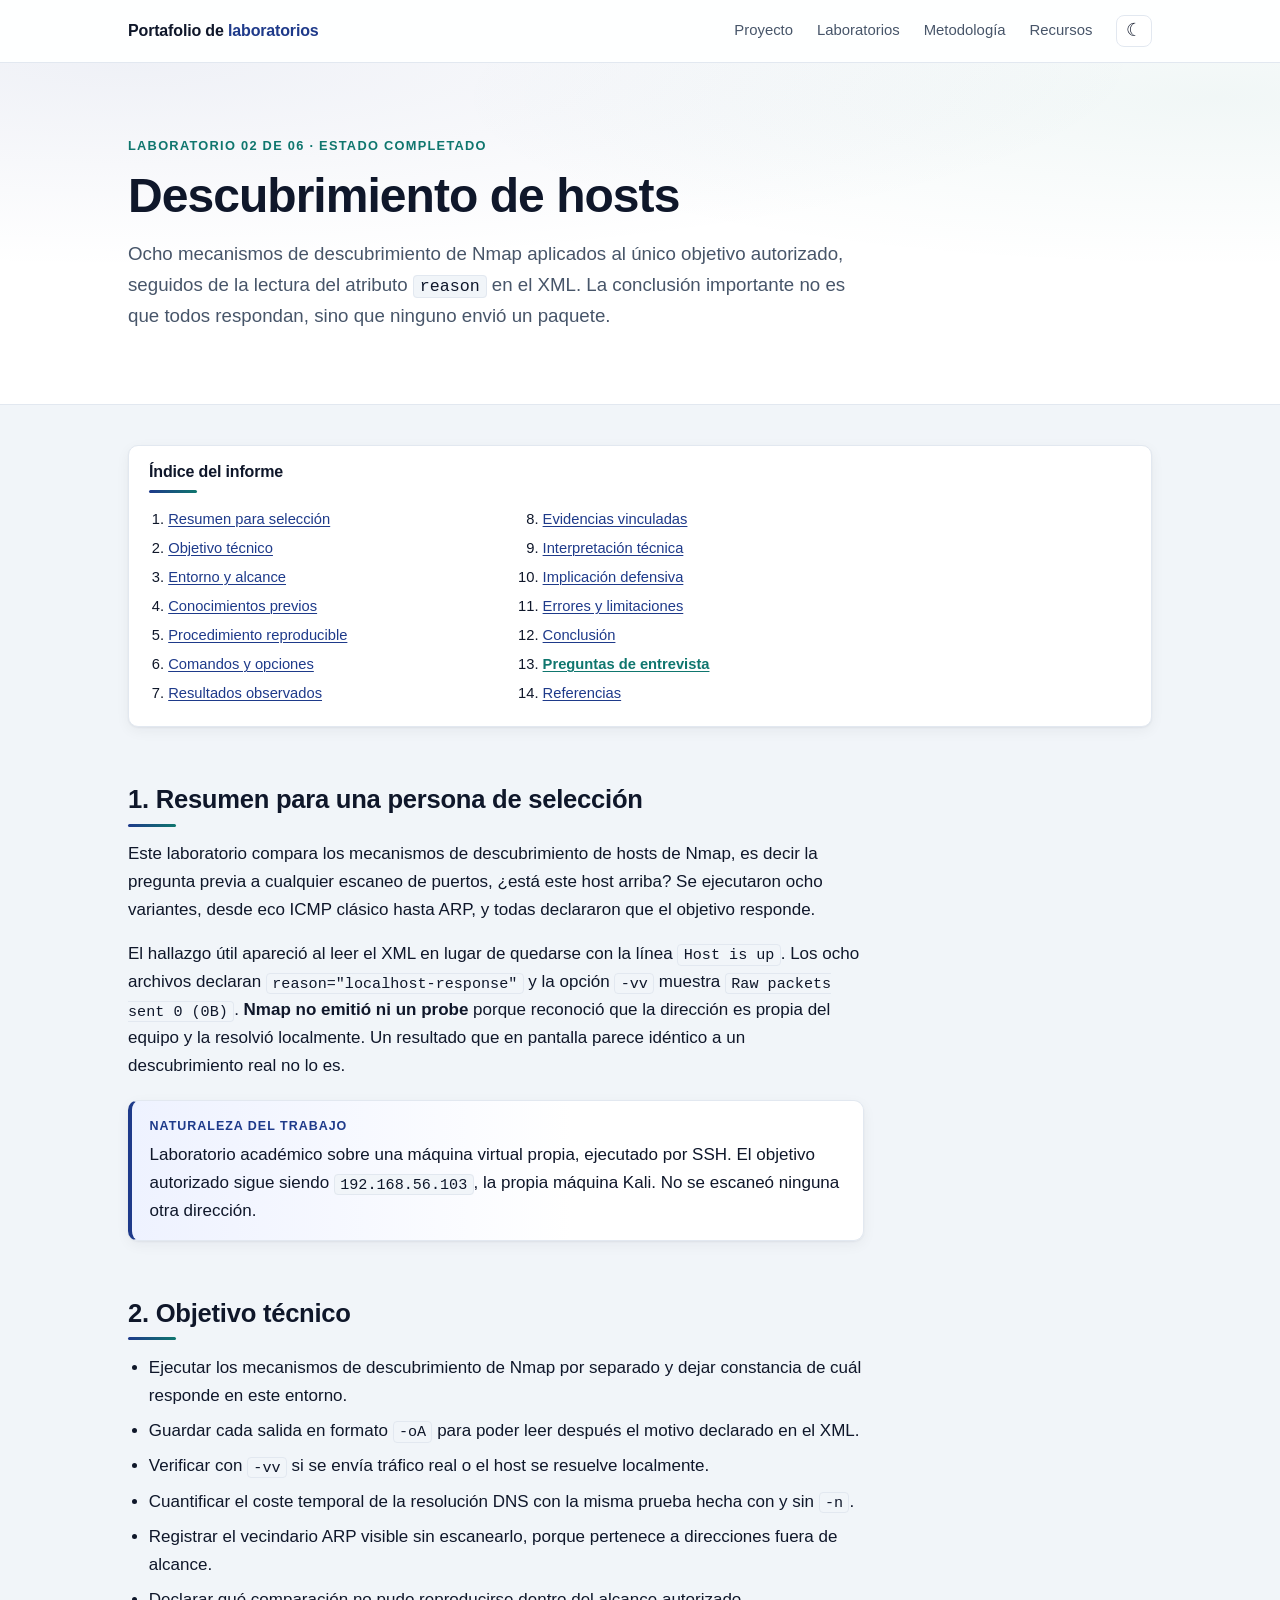
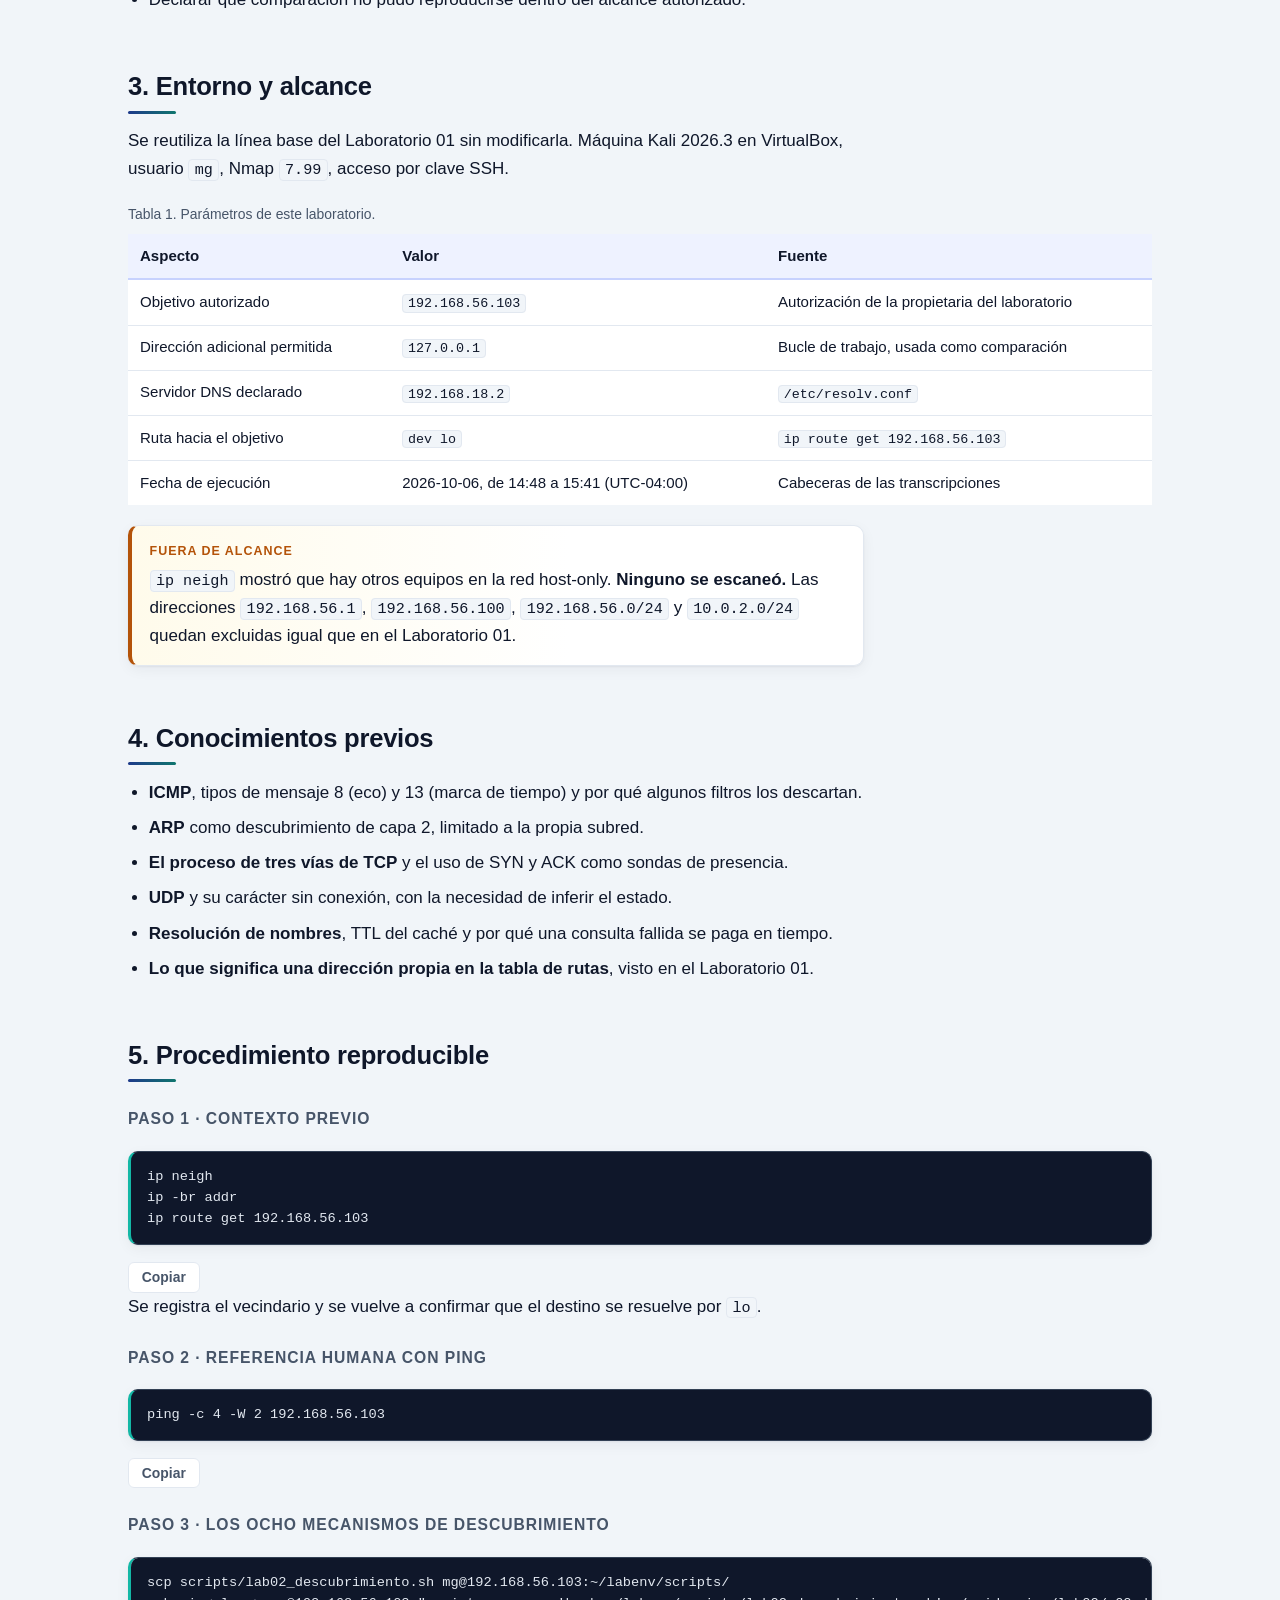
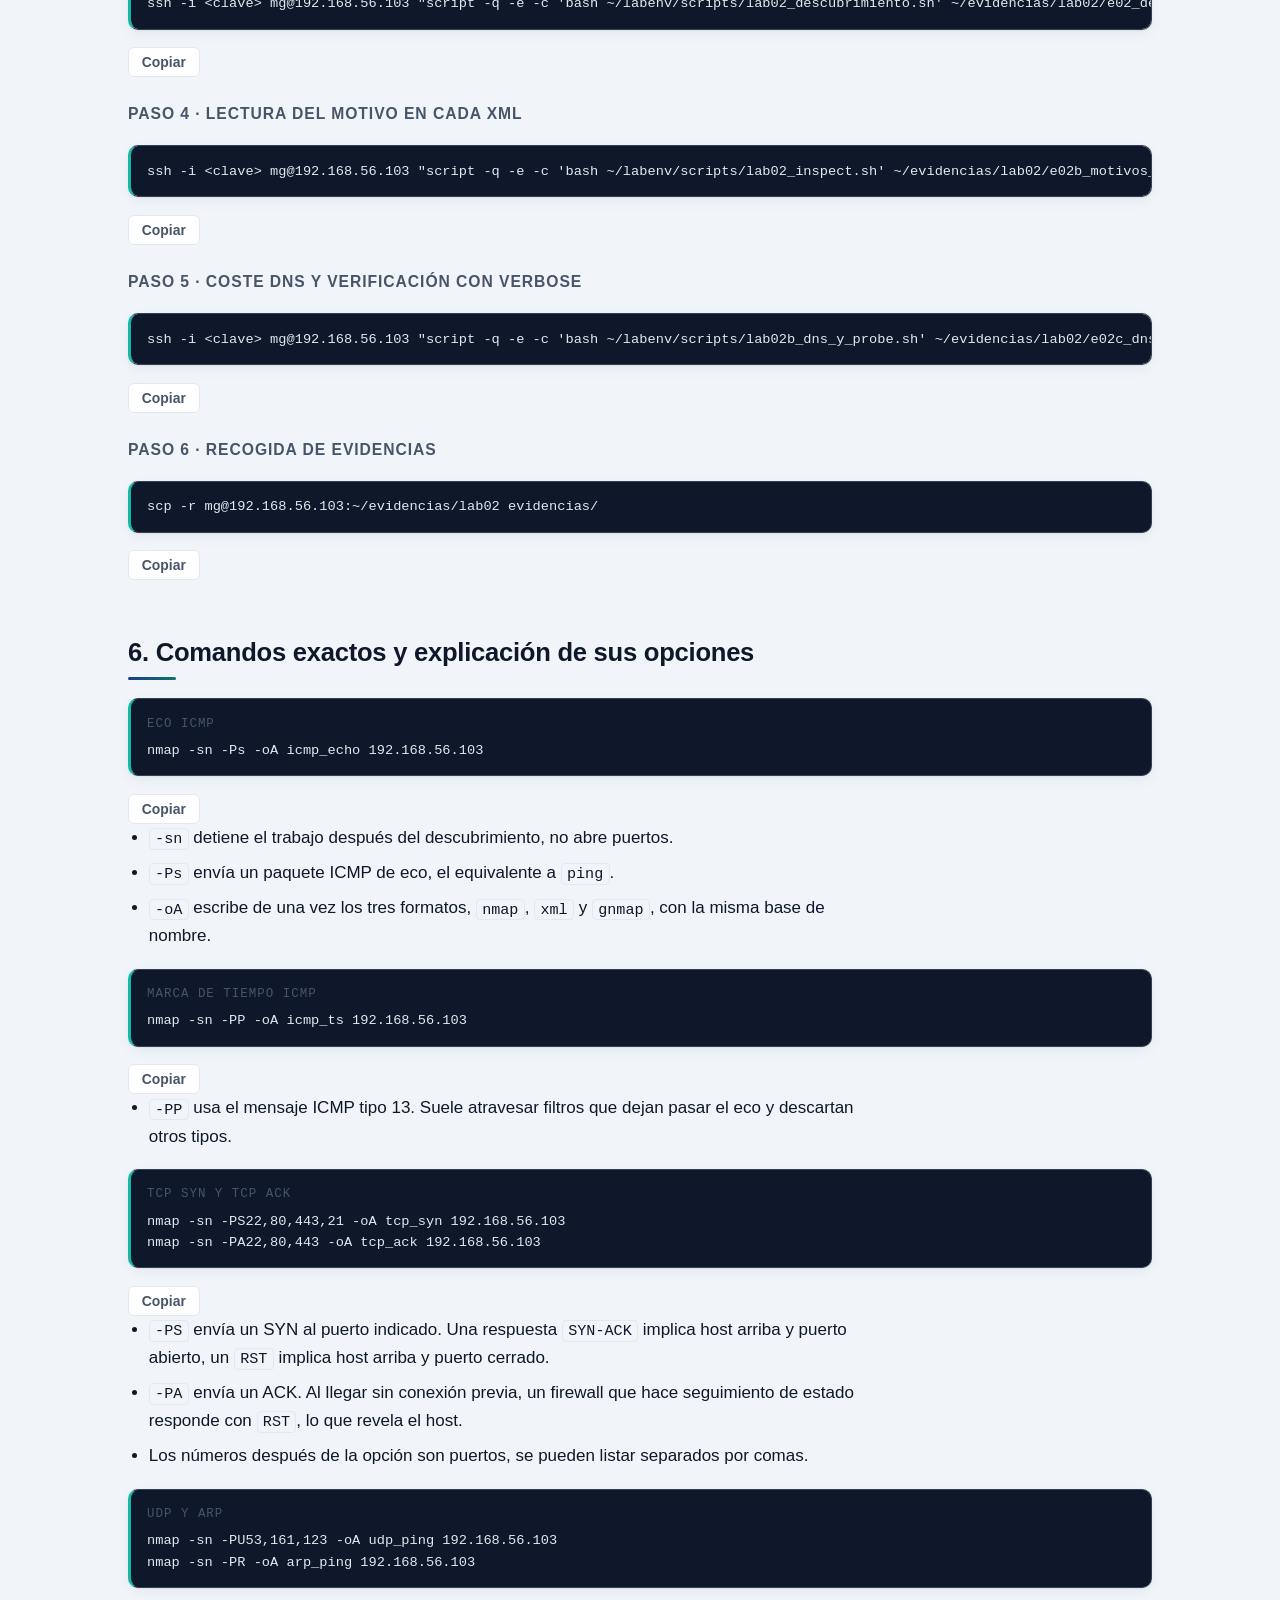
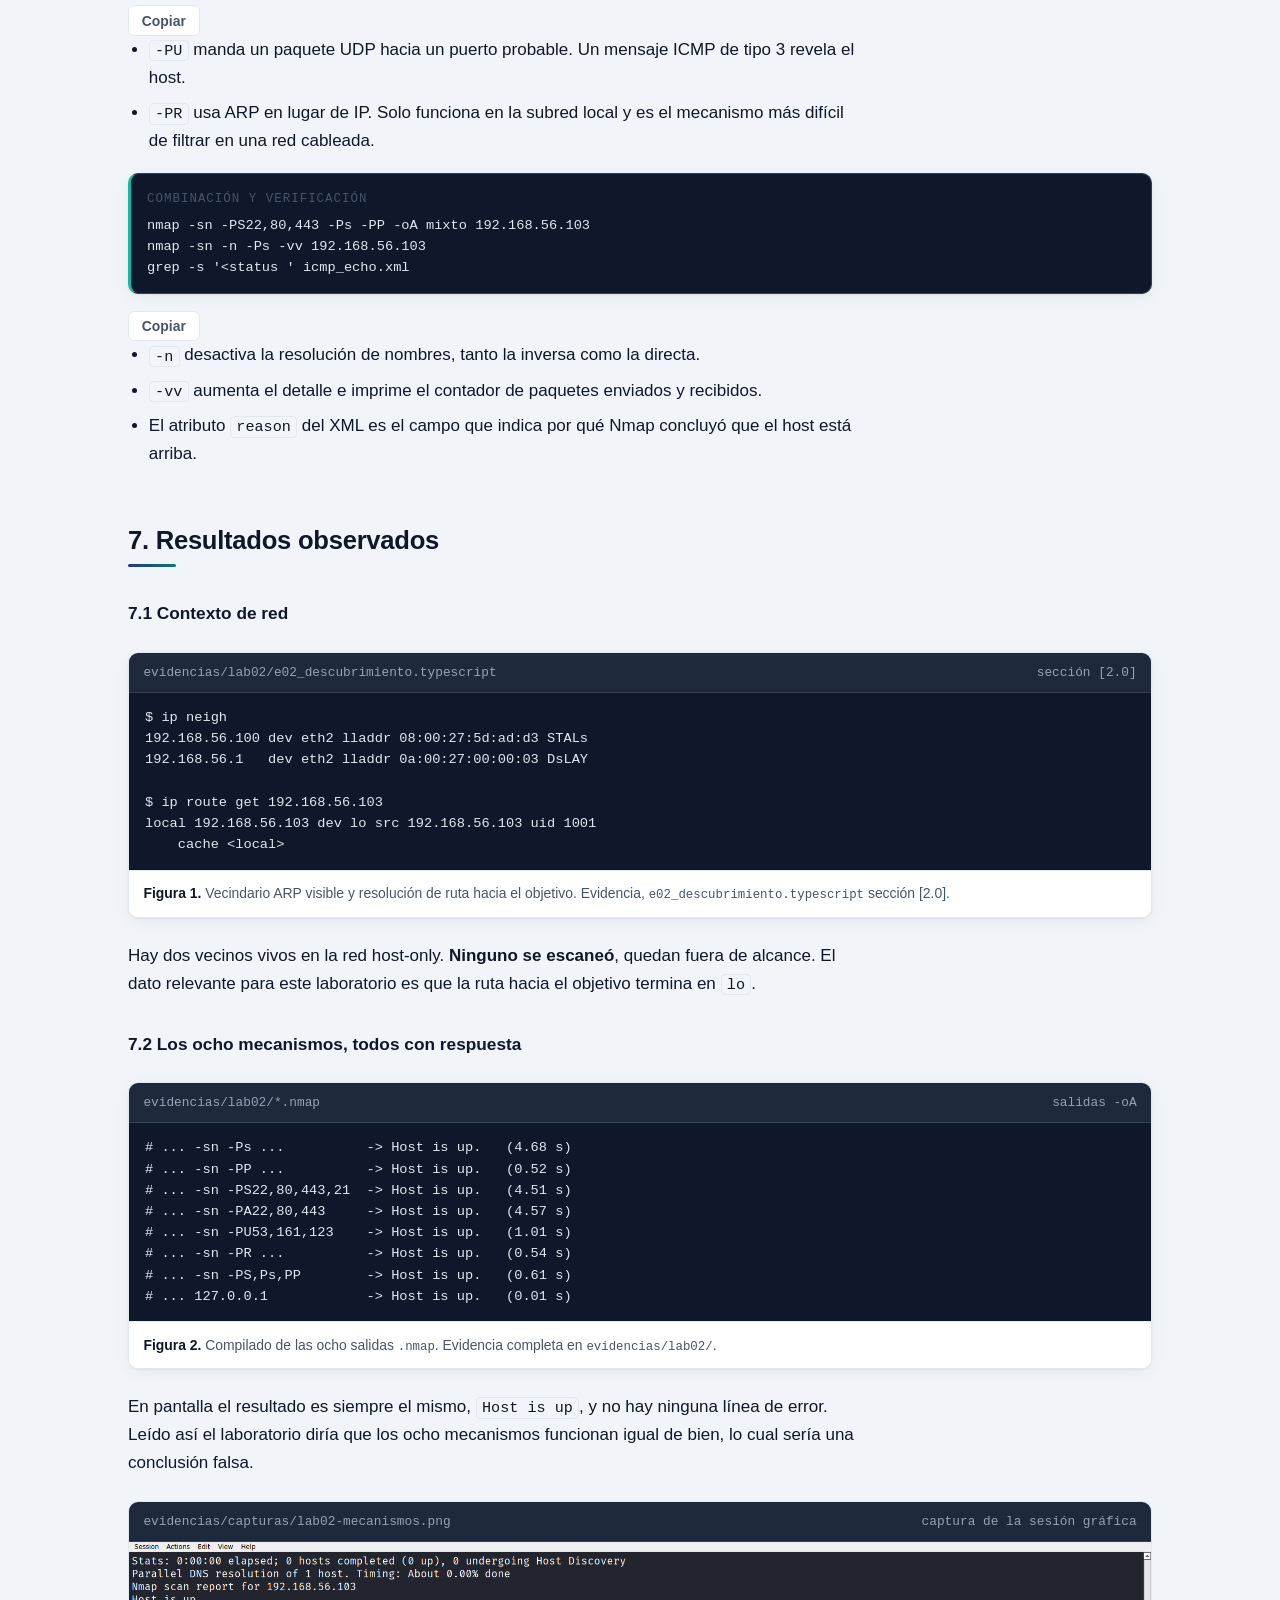
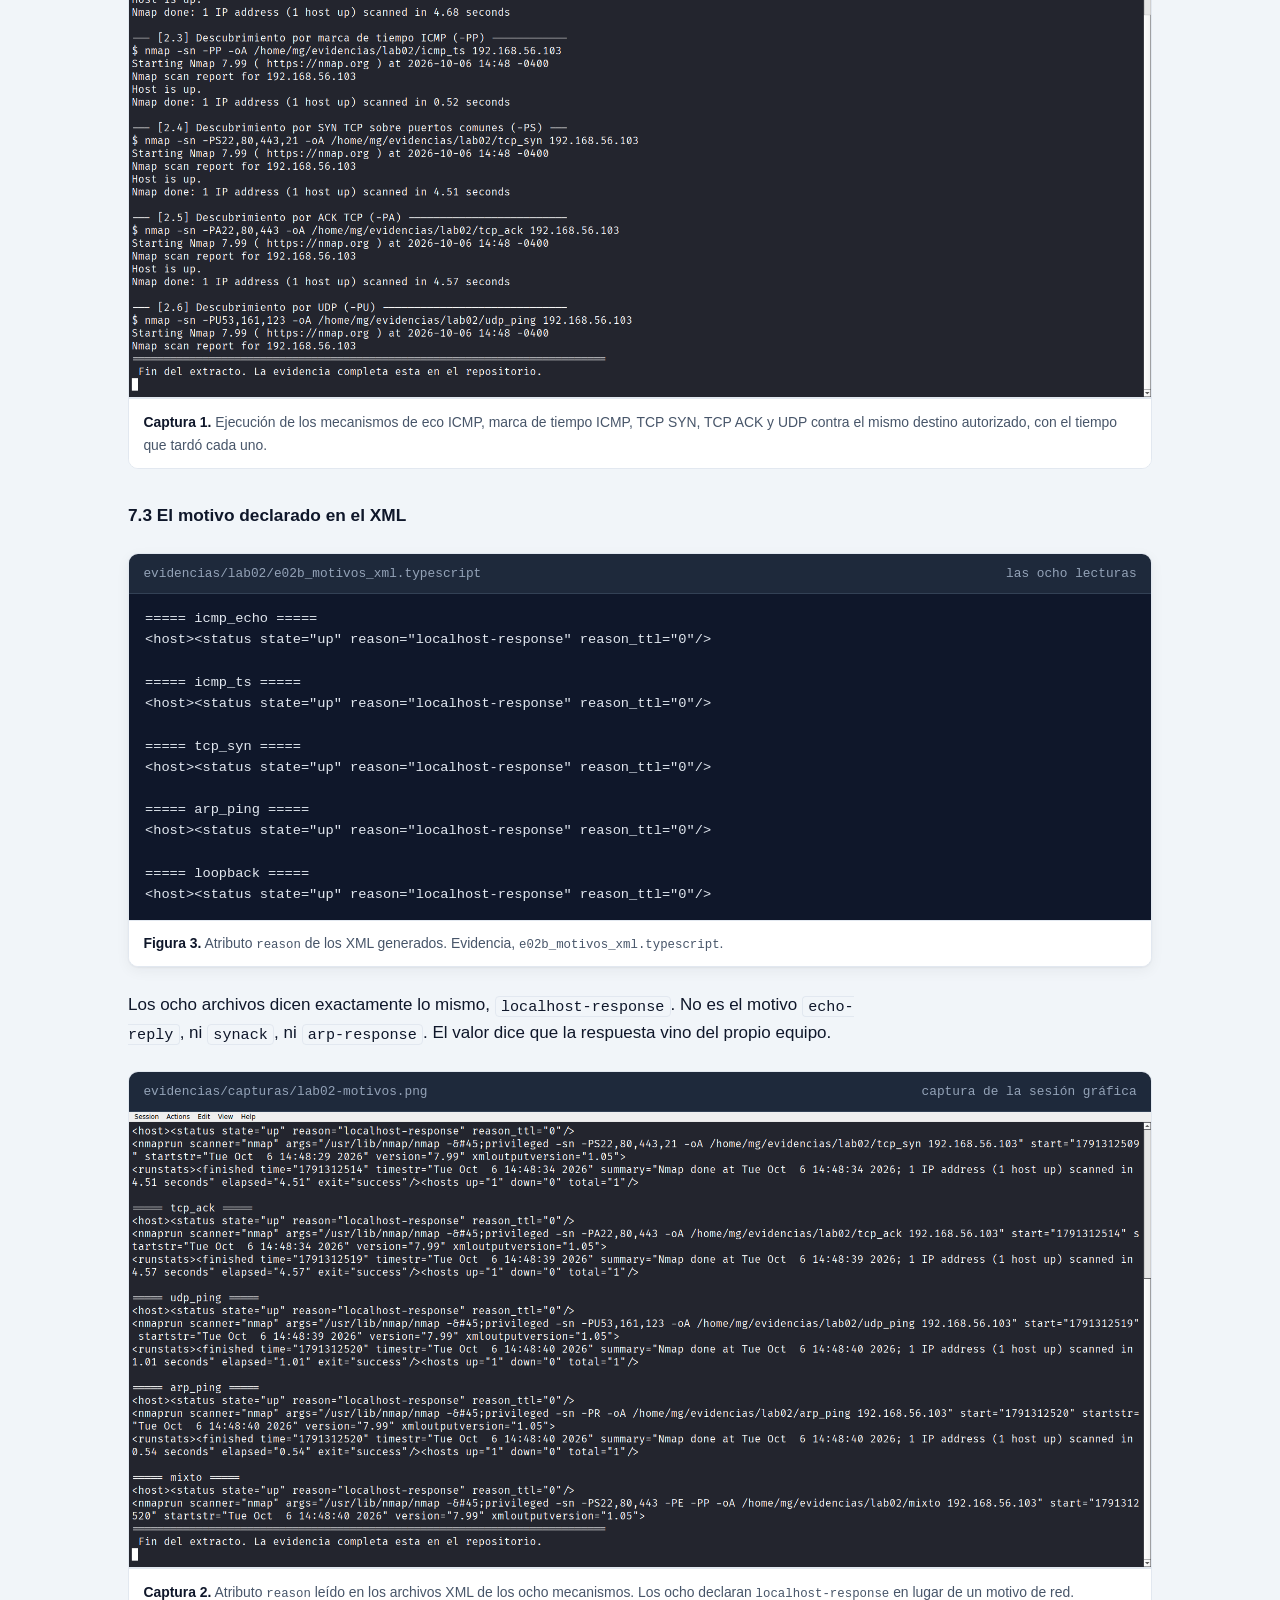
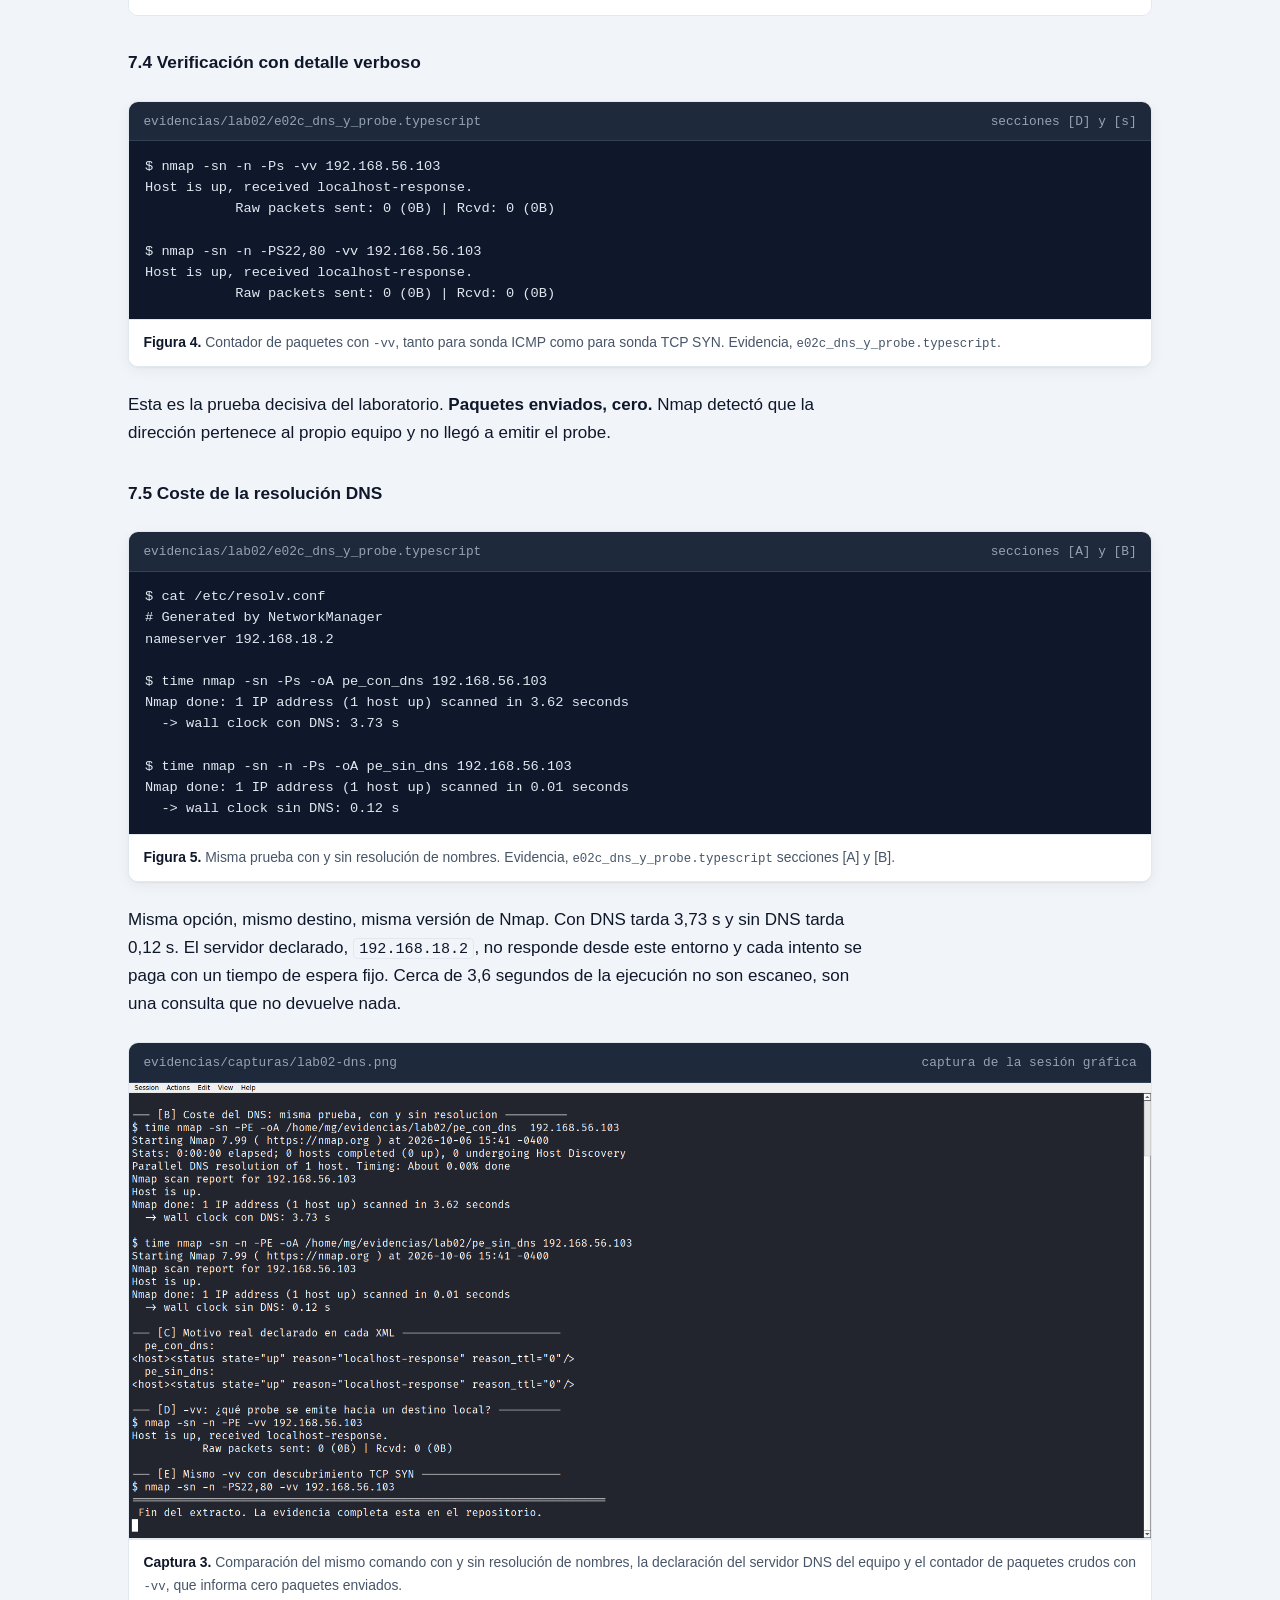
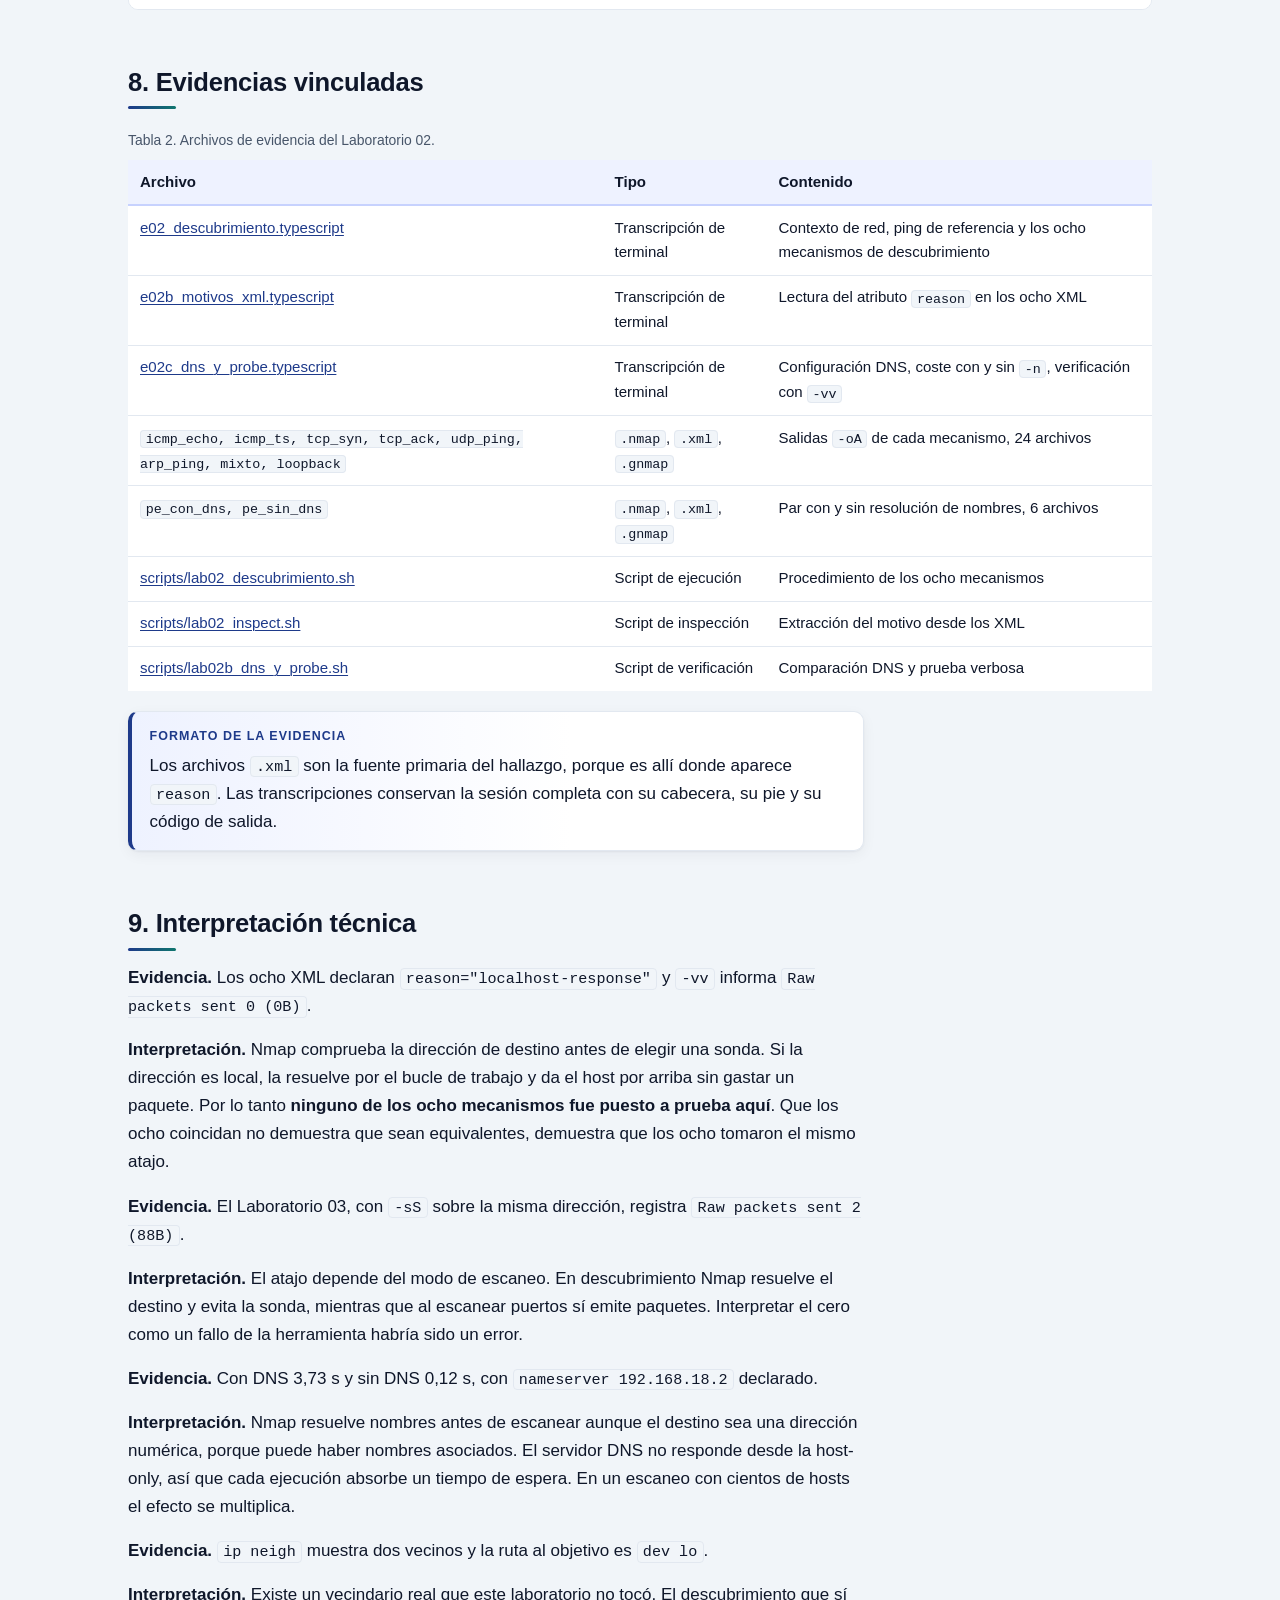
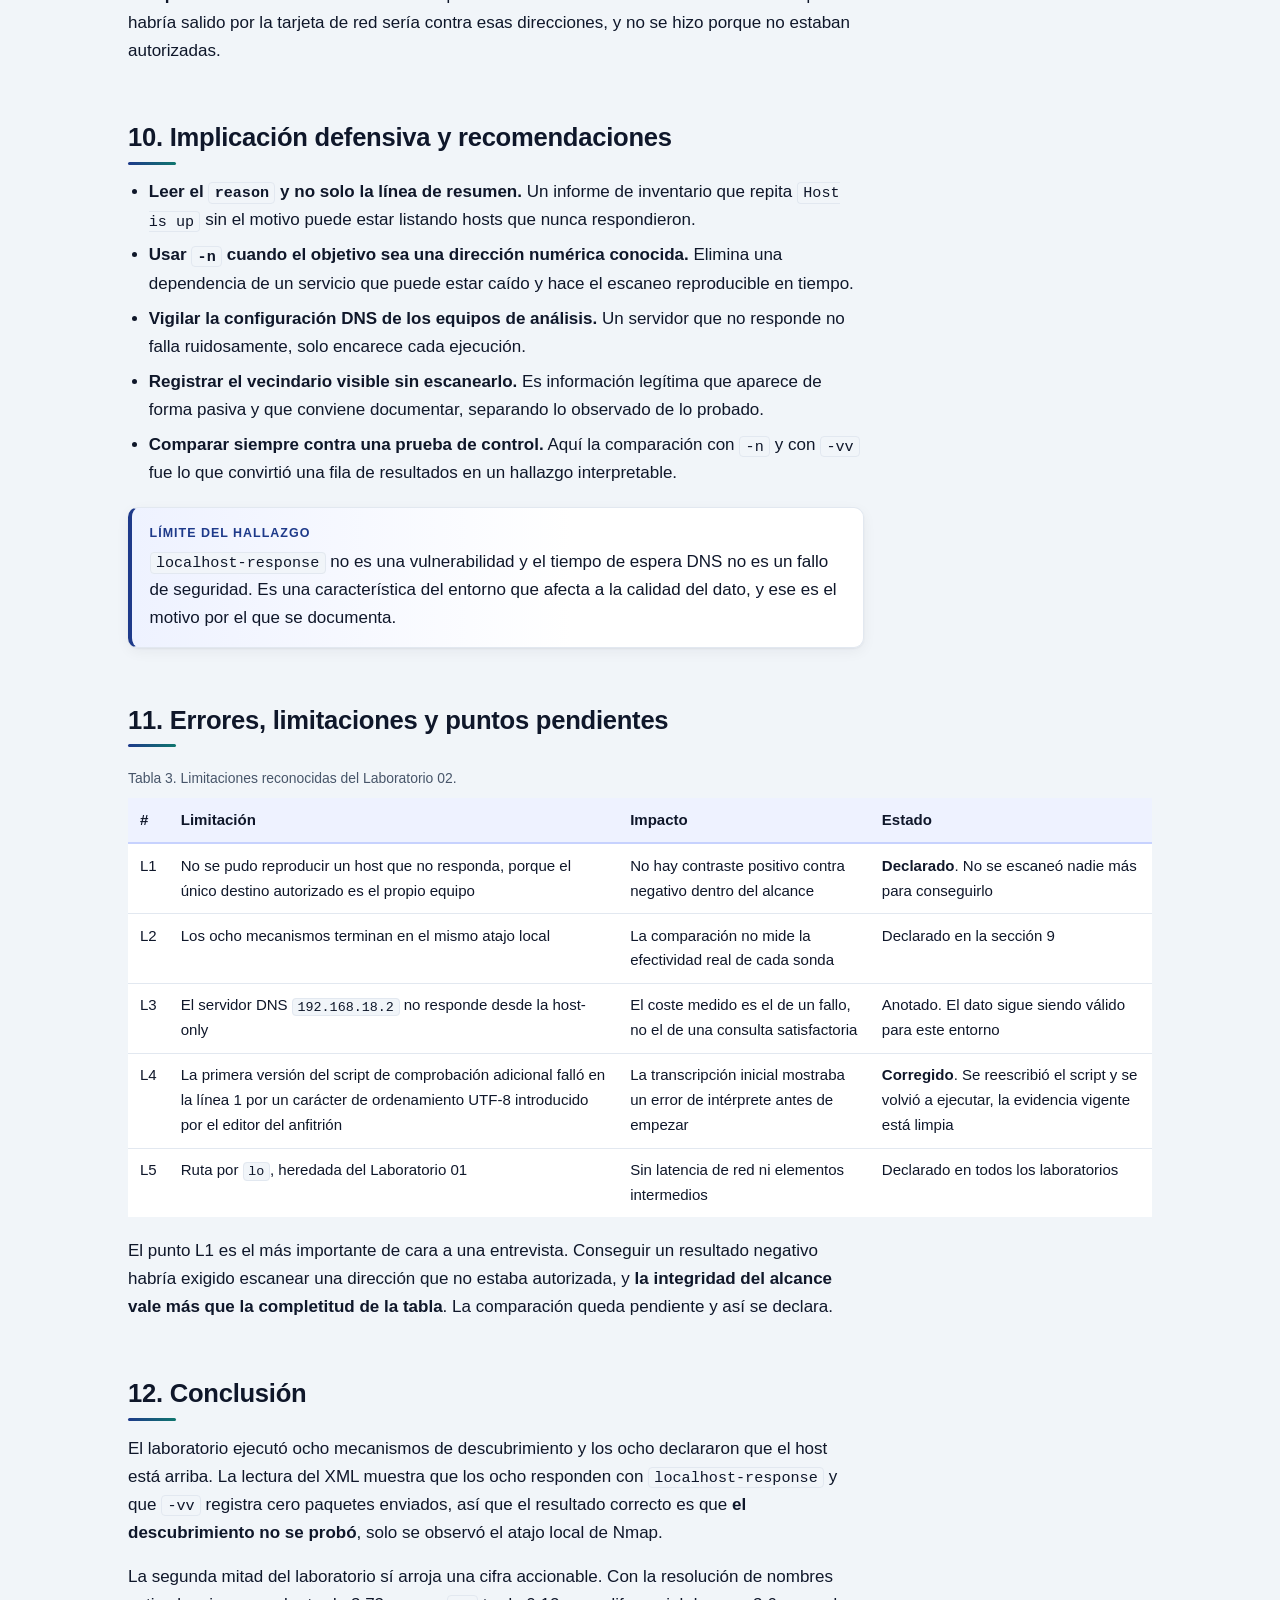
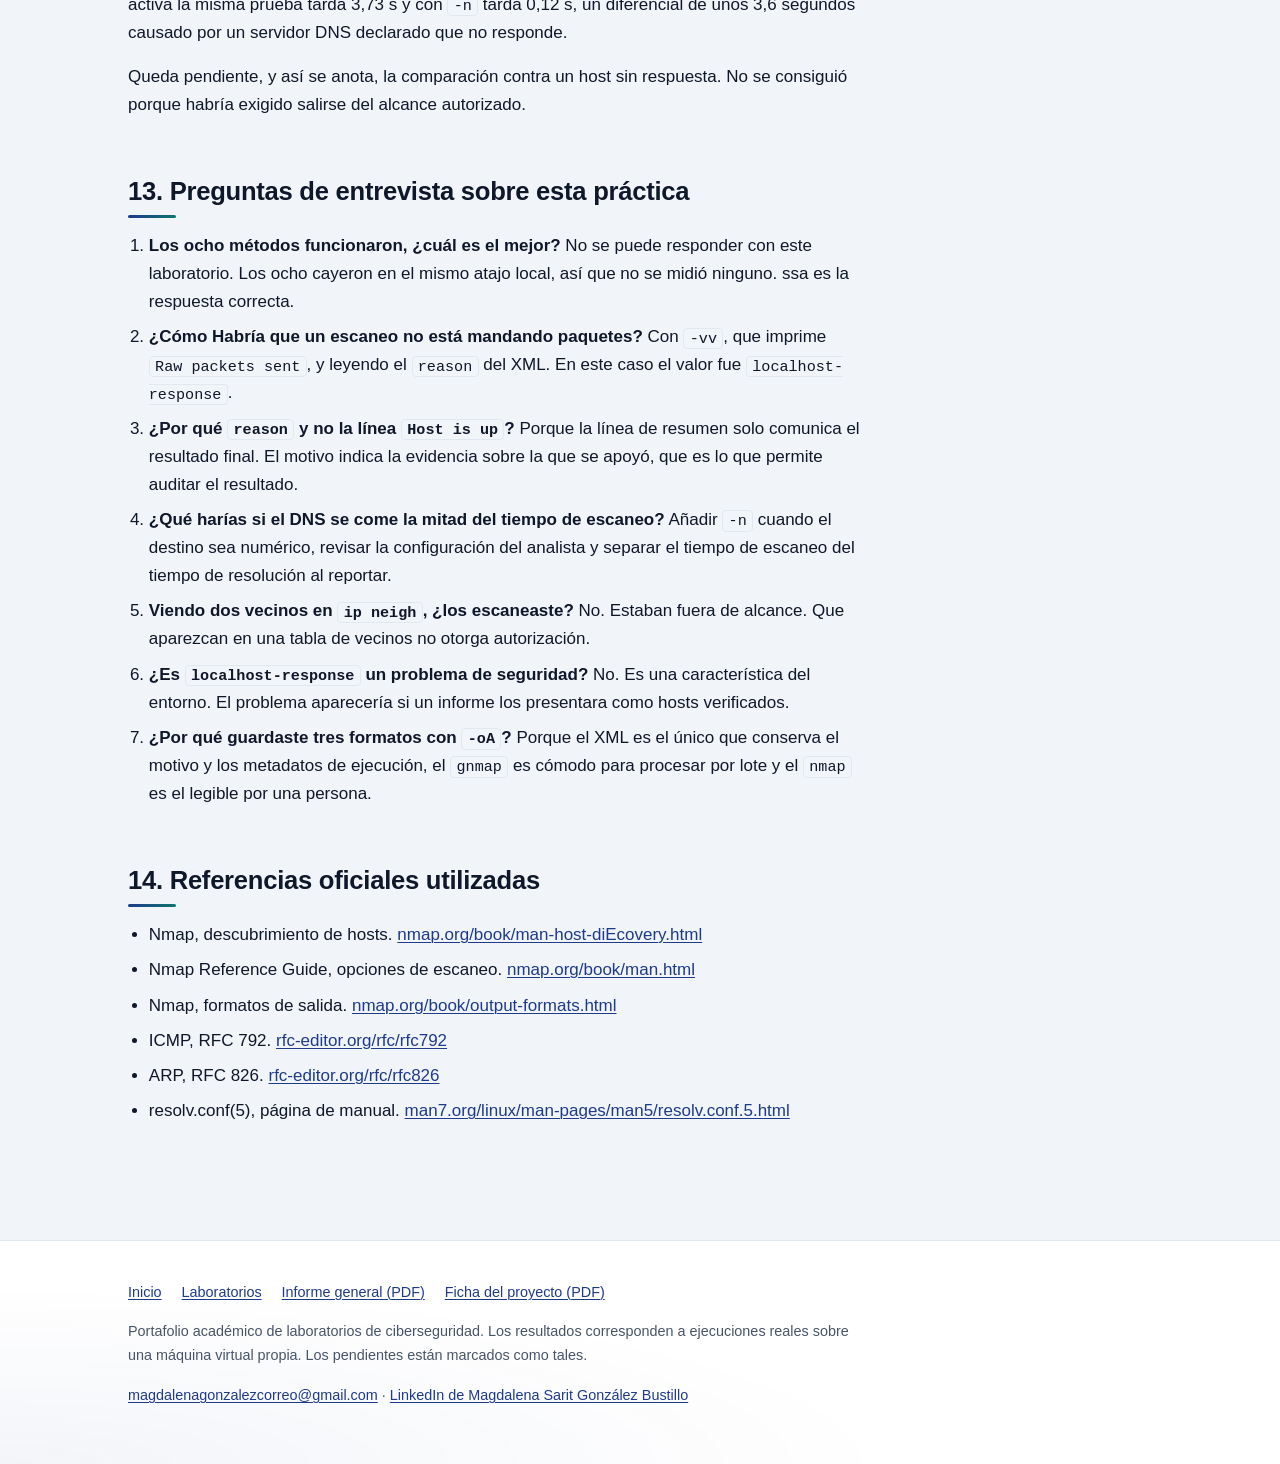
<file: laboratorios/lab-02.html>
<!doctype html>
<html lang="es">
<head>
<meta charset="utf-8">
<meta name="viewport" content="width=device-width, initial-scale=1">
<title>Laboratorio 02. Descubrimiento de hosts | Portafolio de ciberseguridad</title>
<meta name="description" content="Laboratorio 02: comparación de mecanismos de descubrimiento de hosts de Nmap sobre un objetivo autorizado, con análisis del motivo declarado en el XML y del coste de la resolución DNS.">
<script>
(function(){try{var t=localStorage.getItem("tema");if(t==="dark"||t==="light")document.documentElement.setAttribute("data-theme",t);}catch(e){}})();
</script>
<link rel="stylesheet" href="../css/style.css">
</head>
<body>
<a class="skip-link" href="#contenido">Saltar al contenido</a>

<header class="site-header">
  <div class="wrap">
    <a class="brand" href="../index.html">Portafolio de <span>laboratorios</span></a>
    <nav class="nav" aria-label="Navegación principal">
      <a href="../index.html#proyecto">Proyecto</a>
      <a href="../index.html#laboratorios">Laboratorios</a>
      <a href="../index.html#metodologia">Metodología</a>
      <a href="../index.html#recursos">Recursos</a>
        <button class="theme-toggle" type="button" aria-label="Cambiar tema">☾</button>
    </nav>
  </div>
</header>

<main id="contenido">

  <div class="hero">
    <div class="wrap">
      <p class="eyebrow">Laboratorio 02 de 06 · Estado completado</p>
      <h1>Descubrimiento de hosts</h1>
      <p class="lede">Ocho mecanismos de descubrimiento de Nmap aplicados al único objetivo autorizado, seguidos de la lectura del atributo <code>reason</code> en el XML. La conclusión importante no es que todos respondan, sino que ninguno envió un paquete.</p>
    </div>
  </div>

  <div class="wrap section">

    <nav class="toc" aria-label="Índice del informe">
      <h2>Índice del informe</h2>
      <ol>
        <li><a href="#s1">Resumen para selección</a></li>
        <li><a href="#s2">Objetivo técnico</a></li>
        <li><a href="#s3">Entorno y alcance</a></li>
        <li><a href="#s4">Conocimientos previos</a></li>
        <li><a href="#s5">Procedimiento reproducible</a></li>
        <li><a href="#s6">Comandos y opciones</a></li>
        <li><a href="#s7">Resultados observados</a></li>
        <li><a href="#s8">Evidencias vinculadas</a></li>
        <li><a href="#s9">Interpretación técnica</a></li>
        <li><a href="#s10">Implicación defensiva</a></li>
        <li><a href="#s11">Errores y limitaciones</a></li>
        <li><a href="#s12">Conclusión</a></li>
        <li><a href="#s13">Preguntas de entrevista</a></li>
        <li><a href="#s14">Referencias</a></li>
      </ol>
    </nav>

<section id="s1">
      <h2>1. Resumen para una persona de selección</h2>
      <p>Este laboratorio compara los mecanismos de descubrimiento de hosts de Nmap, es decir la pregunta previa a cualquier escaneo de puertos, ¿está este host arriba? Se ejecutaron ocho variantes, desde eco ICMP clásico hasta ARP, y todas declararon que el objetivo responde.</p>
      <p>El hallazgo útil apareció al leer el XML en lugar de quedarse con la línea <code>Host is up</code>. Los ocho archivos declaran <code>reason="localhost-response"</code> y la opción <code>-vv</code> muestra <code>Raw packets sent 0 (0B)</code>. <strong>Nmap no emitió ni un probe</strong> porque reconoció que la dirección es propia del equipo y la resolvió localmente. Un resultado que en pantalla parece idéntico a un descubrimiento real no lo es.</p>
      <div class="note">
        <span class="tag">Naturaleza del trabajo</span>
        <p>Laboratorio académico sobre una máquina virtual propia, ejecutado por SSH. El objetivo autorizado sigue siendo <code>192.168.56.103</code>, la propia máquina Kali. No se escaneó ninguna otra dirección.</p>
      </div>
    </section>

<section id="s2">
      <h2>2. Objetivo técnico</h2>
      <ul>
        <li>Ejecutar los mecanismos de descubrimiento de Nmap por separado y dejar constancia de cuál responde en este entorno.</li>
        <li>Guardar cada salida en formato <code>-oA</code> para poder leer después el motivo declarado en el XML.</li>
        <li>Verificar con <code>-vv</code> si se envía tráfico real o el host se resuelve localmente.</li>
        <li>Cuantificar el coste temporal de la resolución DNS con la misma prueba hecha con y sin <code>-n</code>.</li>
        <li>Registrar el vecindario ARP visible sin escanearlo, porque pertenece a direcciones fuera de alcance.</li>
        <li>Declarar qué comparación no pudo reproducirse dentro del alcance autorizado.</li>
      </ul>
    </section>

<section id="s3">
      <h2>3. Entorno y alcance</h2>
      <p>Se reutiliza la línea base del Laboratorio 01 sin modificarla. Máquina Kali 2026.3 en VirtualBox, usuario <code>mg</code>, Nmap <code>7.99</code>, acceso por clave SSH.</p>

      <div class="table-scroll">
        <table>
          <caption>Tabla 1. Parámetros de este laboratorio.</caption>
          <thead><tr><th>Aspecto</th><th>Valor</th><th>Fuente</th></tr></thead>
          <tbody>
            <tr><td>Objetivo autorizado</td><td><code>192.168.56.103</code></td><td>Autorización de la propietaria del laboratorio</td></tr>
            <tr><td>Dirección adicional permitida</td><td><code>127.0.0.1</code></td><td>Bucle de trabajo, usada como comparación</td></tr>
            <tr><td>Servidor DNS declarado</td><td><code>192.168.18.2</code></td><td><code>/etc/resolv.conf</code></td></tr>
            <tr><td>Ruta hacia el objetivo</td><td><code>dev lo</code></td><td><code>ip route get 192.168.56.103</code></td></tr>
            <tr><td>Fecha de ejecución</td><td>2026-10-06, de 14:48 a 15:41 (UTC-04:00)</td><td>Cabeceras de las transcripciones</td></tr>
          </tbody>
        </table>
      </div>

      <div class="warn">
        <span class="tag">Fuera de alcance</span>
        <p><code>ip neigh</code> mostró que hay otros equipos en la red host-only. <strong>Ninguno se escaneó.</strong> Las direcciones <code>192.168.56.1</code>, <code>192.168.56.100</code>, <code>192.168.56.0/24</code> y <code>10.0.2.0/24</code> quedan excluidas igual que en el Laboratorio 01.</p>
      </div>
    </section>

<section id="s4">
      <h2>4. Conocimientos previos</h2>
      <ul>
        <li><strong>ICMP</strong>, tipos de mensaje 8 (eco) y 13 (marca de tiempo) y por qué algunos filtros los descartan.</li>
        <li><strong>ARP</strong> como descubrimiento de capa 2, limitado a la propia subred.</li>
        <li><strong>El proceso de tres vías de TCP</strong> y el uso de SYN y ACK como sondas de presencia.</li>
        <li><strong>UDP</strong> y su carácter sin conexión, con la necesidad de inferir el estado.</li>
        <li><strong>Resolución de nombres</strong>, TTL del caché y por qué una consulta fallida se paga en tiempo.</li>
        <li><strong>Lo que significa una dirección propia en la tabla de rutas</strong>, visto en el Laboratorio 01.</li>
      </ul>
    </section>

<section id="s5">
      <h2>5. Procedimiento reproducible</h2>

      <h4>Paso 1 · Contexto previo</h4>
      <pre class="cmd"><code>ip neigh
ip -br addr
ip route get 192.168.56.103</code></pre>
      <p>Se registra el vecindario y se vuelve a confirmar que el destino se resuelve por <code>lo</code>.</p>

      <h4>Paso 2 · Referencia humana con ping</h4>
      <pre class="cmd"><code>ping -c 4 -W 2 192.168.56.103</code></pre>

      <h4>Paso 3 · Los ocho mecanismos de descubrimiento</h4>
      <pre class="cmd"><code>scp scripts/lab02_descubrimiento.sh mg@192.168.56.103:~/labenv/scripts/
ssh -i &lt;clave&gt; mg@192.168.56.103 "script -q -e -c 'bash ~/labenv/scripts/lab02_descubrimiento.sh' ~/evidencias/lab02/e02_descubrimiento.typescript"</code></pre>

      <h4>Paso 4 · Lectura del motivo en cada XML</h4>
      <pre class="cmd"><code>ssh -i &lt;clave&gt; mg@192.168.56.103 "script -q -e -c 'bash ~/labenv/scripts/lab02_inspect.sh' ~/evidencias/lab02/e02b_motivos_xml.typescript"</code></pre>

      <h4>Paso 5 · Coste DNS y verificación con verbose</h4>
      <pre class="cmd"><code>ssh -i &lt;clave&gt; mg@192.168.56.103 "script -q -e -c 'bash ~/labenv/scripts/lab02b_dns_y_probe.sh' ~/evidencias/lab02/e02c_dns_y_probe.typescript"</code></pre>

      <h4>Paso 6 · Recogida de evidencias</h4>
      <pre class="cmd"><code>scp -r mg@192.168.56.103:~/evidencias/lab02 evidencias/</code></pre>
    </section>

<section id="s6">
      <h2>6. Comandos exactos y explicación de sus opciones</h2>

      <pre class="cmd"><span class="cmd-label">Eco ICMP</span><code>nmap -sn -Ps -oA icmp_echo 192.168.56.103</code></pre>
      <ul>
        <li><code>-sn</code> detiene el trabajo después del descubrimiento, no abre puertos.</li>
        <li><code>-Ps</code> envía un paquete ICMP de eco, el equivalente a <code>ping</code>.</li>
        <li><code>-oA</code> escribe de una vez los tres formatos, <code>nmap</code>, <code>xml</code> y <code>gnmap</code>, con la misma base de nombre.</li>
      </ul>

      <pre class="cmd"><span class="cmd-label">Marca de tiempo ICMP</span><code>nmap -sn -PP -oA icmp_ts 192.168.56.103</code></pre>
      <ul>
        <li><code>-PP</code> usa el mensaje ICMP tipo 13. Suele atravesar filtros que dejan pasar el eco y descartan otros tipos.</li>
      </ul>

      <pre class="cmd"><span class="cmd-label">TCP SYN y TCP ACK</span><code>nmap -sn -PS22,80,443,21 -oA tcp_syn 192.168.56.103
nmap -sn -PA22,80,443 -oA tcp_ack 192.168.56.103</code></pre>
      <ul>
        <li><code>-PS</code> envía un SYN al puerto indicado. Una respuesta <code>SYN-ACK</code> implica host arriba y puerto abierto, un <code>RST</code> implica host arriba y puerto cerrado.</li>
        <li><code>-PA</code> envía un ACK. Al llegar sin conexión previa, un firewall que hace seguimiento de estado responde con <code>RST</code>, lo que revela el host.</li>
        <li>Los números después de la opción son puertos, se pueden listar separados por comas.</li>
      </ul>

      <pre class="cmd"><span class="cmd-label">UDP y ARP</span><code>nmap -sn -PU53,161,123 -oA udp_ping 192.168.56.103
nmap -sn -PR -oA arp_ping 192.168.56.103</code></pre>
      <ul>
        <li><code>-PU</code> manda un paquete UDP hacia un puerto probable. Un mensaje ICMP de tipo 3 revela el host.</li>
        <li><code>-PR</code> usa ARP en lugar de IP. Solo funciona en la subred local y es el mecanismo más difícil de filtrar en una red cableada.</li>
      </ul>

      <pre class="cmd"><span class="cmd-label">Combinación y verificación</span><code>nmap -sn -PS22,80,443 -Ps -PP -oA mixto 192.168.56.103
nmap -sn -n -Ps -vv 192.168.56.103
grep -s '&lt;status ' icmp_echo.xml</code></pre>
      <ul>
        <li><code>-n</code> desactiva la resolución de nombres, tanto la inversa como la directa.</li>
        <li><code>-vv</code> aumenta el detalle e imprime el contador de paquetes enviados y recibidos.</li>
        <li>El atributo <code>reason</code> del XML es el campo que indica por qué Nmap concluyó que el host está arriba.</li>
      </ul>
    </section>

<section id="s7">
      <h2>7. Resultados observados</h2>

      <h3>7.1 Contexto de red</h3>
      <div class="evidence">
        <div class="evidence-head"><span>evidencias/lab02/e02_descubrimiento.typescript</span><span>sección [2.0]</span></div>
        <pre><code>$ ip neigh
192.168.56.100 dev eth2 lladdr 08:00:27:5d:ad:d3 STALs
192.168.56.1   dev eth2 lladdr 0a:00:27:00:00:03 DsLAY

$ ip route get 192.168.56.103
local 192.168.56.103 dev lo src 192.168.56.103 uid 1001
    cache &lt;local&gt;</code></pre>
        <figcaption><strong>Figura 1.</strong> Vecindario ARP visible y resolución de ruta hacia el objetivo. Evidencia, <code>e02_descubrimiento.typescript</code> sección [2.0].</figcaption>
      </div>
      <p>Hay dos vecinos vivos en la red host-only. <strong>Ninguno se escaneó</strong>, quedan fuera de alcance. El dato relevante para este laboratorio es que la ruta hacia el objetivo termina en <code>lo</code>.</p>

      <h3>7.2 Los ocho mecanismos, todos con respuesta</h3>
      <div class="evidence">
        <div class="evidence-head"><span>evidencias/lab02/*.nmap</span><span>salidas -oA</span></div>
        <pre><code># ... -sn -Ps ...          -> Host is up.   (4.68 s)
# ... -sn -PP ...          -> Host is up.   (0.52 s)
# ... -sn -PS22,80,443,21  -> Host is up.   (4.51 s)
# ... -sn -PA22,80,443     -> Host is up.   (4.57 s)
# ... -sn -PU53,161,123    -> Host is up.   (1.01 s)
# ... -sn -PR ...          -> Host is up.   (0.54 s)
# ... -sn -PS,Ps,PP        -> Host is up.   (0.61 s)
# ... 127.0.0.1            -> Host is up.   (0.01 s)</code></pre>
        <figcaption><strong>Figura 2.</strong> Compilado de las ocho salidas <code>.nmap</code>. Evidencia completa en <code>evidencias/lab02/</code>.</figcaption>
      </div>
      <p>En pantalla el resultado es siempre el mismo, <code>Host is up</code>, y no hay ninguna línea de error. Leído así el laboratorio diría que los ocho mecanismos funcionan igual de bien, lo cual sería una conclusión falsa.</p>

      <figure class="captura">
        <div class="evidence-head">
          <span>evidencias/capturas/lab02-mecanismos.png</span>
          <span>captura de la sesión gráfica</span>
        </div>
        <img src="../evidencias/capturas/lab02-mecanismos.png" alt="Pantalla con los mecanismos de descubrimiento ejecutados">
        <figcaption><strong>Captura 1.</strong> Ejecución de los mecanismos de eco ICMP, marca de tiempo ICMP, TCP SYN, TCP ACK y UDP contra el mismo destino autorizado, con el tiempo que tardó cada uno.</figcaption>
      </figure>

      <h3>7.3 El motivo declarado en el XML</h3>
      <div class="evidence">
        <div class="evidence-head"><span>evidencias/lab02/e02b_motivos_xml.typescript</span><span>las ocho lecturas</span></div>
        <pre><code>===== icmp_echo =====
&lt;host&gt;&lt;status state="up" reason="localhost-response" reason_ttl="0"/&gt;

===== icmp_ts =====
&lt;host&gt;&lt;status state="up" reason="localhost-response" reason_ttl="0"/&gt;

===== tcp_syn =====
&lt;host&gt;&lt;status state="up" reason="localhost-response" reason_ttl="0"/&gt;

===== arp_ping =====
&lt;host&gt;&lt;status state="up" reason="localhost-response" reason_ttl="0"/&gt;

===== loopback =====
&lt;host&gt;&lt;status state="up" reason="localhost-response" reason_ttl="0"/&gt;</code></pre>
        <figcaption><strong>Figura 3.</strong> Atributo <code>reason</code> de los XML generados. Evidencia, <code>e02b_motivos_xml.typescript</code>.</figcaption>
      </div>
      <p>Los ocho archivos dicen exactamente lo mismo, <code>localhost-response</code>. No es el motivo <code>echo-reply</code>, ni <code>synack</code>, ni <code>arp-response</code>. El valor dice que la respuesta vino del propio equipo.</p>

      <figure class="captura">
        <div class="evidence-head">
          <span>evidencias/capturas/lab02-motivos.png</span>
          <span>captura de la sesión gráfica</span>
        </div>
        <img src="../evidencias/capturas/lab02-motivos.png" alt="Pantalla con el motivo declarado en los archivos XML">
        <figcaption><strong>Captura 2.</strong> Atributo <code>reason</code> leído en los archivos XML de los ocho mecanismos. Los ocho declaran <code>localhost-response</code> en lugar de un motivo de red.</figcaption>
      </figure>

      <h3>7.4 Verificación con detalle verboso</h3>
      <div class="evidence">
        <div class="evidence-head"><span>evidencias/lab02/e02c_dns_y_probe.typescript</span><span>secciones [D] y [s]</span></div>
        <pre><code>$ nmap -sn -n -Ps -vv 192.168.56.103
Host is up, received localhost-response.
           Raw packets sent: 0 (0B) | Rcvd: 0 (0B)

$ nmap -sn -n -PS22,80 -vv 192.168.56.103
Host is up, received localhost-response.
           Raw packets sent: 0 (0B) | Rcvd: 0 (0B)</code></pre>
        <figcaption><strong>Figura 4.</strong> Contador de paquetes con <code>-vv</code>, tanto para sonda ICMP como para sonda TCP SYN. Evidencia, <code>e02c_dns_y_probe.typescript</code>.</figcaption>
      </div>
      <p>Esta es la prueba decisiva del laboratorio. <strong>Paquetes enviados, cero.</strong> Nmap detectó que la dirección pertenece al propio equipo y no llegó a emitir el probe.</p>

      <h3>7.5 Coste de la resolución DNS</h3>
      <div class="evidence">
        <div class="evidence-head"><span>evidencias/lab02/e02c_dns_y_probe.typescript</span><span>secciones [A] y [B]</span></div>
        <pre><code>$ cat /etc/resolv.conf
# Generated by NetworkManager
nameserver 192.168.18.2

$ time nmap -sn -Ps -oA pe_con_dns 192.168.56.103
Nmap done: 1 IP address (1 host up) scanned in 3.62 seconds
  -&gt; wall clock con DNS: 3.73 s

$ time nmap -sn -n -Ps -oA pe_sin_dns 192.168.56.103
Nmap done: 1 IP address (1 host up) scanned in 0.01 seconds
  -&gt; wall clock sin DNS: 0.12 s</code></pre>
        <figcaption><strong>Figura 5.</strong> Misma prueba con y sin resolución de nombres. Evidencia, <code>e02c_dns_y_probe.typescript</code> secciones [A] y [B].</figcaption>
      </div>
      <p>Misma opción, mismo destino, misma versión de Nmap. Con DNS tarda 3,73 s y sin DNS tarda 0,12 s. El servidor declarado, <code>192.168.18.2</code>, no responde desde este entorno y cada intento se paga con un tiempo de espera fijo. Cerca de 3,6 segundos de la ejecución no son escaneo, son una consulta que no devuelve nada.</p>
    </section>

<figure class="captura">
        <div class="evidence-head">
          <span>evidencias/capturas/lab02-dns.png</span>
          <span>captura de la sesión gráfica</span>
        </div>
        <img src="../evidencias/capturas/lab02-dns.png" alt="Pantalla con el coste del DNS y la verificacion con -vv">
        <figcaption><strong>Captura 3.</strong> Comparación del mismo comando con y sin resolución de nombres, la declaración del servidor DNS del equipo y el contador de paquetes crudos con <code>-vv</code>, que informa cero paquetes enviados.</figcaption>
      </figure>

    <section id="s8">
      <h2>8. Evidencias vinculadas</h2>
      <div class="table-scroll">
        <table>
          <caption>Tabla 2. Archivos de evidencia del Laboratorio 02.</caption>
          <thead><tr><th>Archivo</th><th>Tipo</th><th>Contenido</th></tr></thead>
          <tbody>
            <tr><td><a href="../evidencias/lab02/e02_descubrimiento.typescript">e02_descubrimiento.typescript</a></td><td>Transcripción de terminal</td><td>Contexto de red, ping de referencia y los ocho mecanismos de descubrimiento</td></tr>
            <tr><td><a href="../evidencias/lab02/e02b_motivos_xml.typescript">e02b_motivos_xml.typescript</a></td><td>Transcripción de terminal</td><td>Lectura del atributo <code>reason</code> en los ocho XML</td></tr>
            <tr><td><a href="../evidencias/lab02/e02c_dns_y_probe.typescript">e02c_dns_y_probe.typescript</a></td><td>Transcripción de terminal</td><td>Configuración DNS, coste con y sin <code>-n</code>, verificación con <code>-vv</code></td></tr>
            <tr><td><code>icmp_echo, icmp_ts, tcp_syn, tcp_ack, udp_ping, arp_ping, mixto, loopback</code></td><td><code>.nmap</code>, <code>.xml</code>, <code>.gnmap</code></td><td>Salidas <code>-oA</code> de cada mecanismo, 24 archivos</td></tr>
            <tr><td><code>pe_con_dns, pe_sin_dns</code></td><td><code>.nmap</code>, <code>.xml</code>, <code>.gnmap</code></td><td>Par con y sin resolución de nombres, 6 archivos</td></tr>
            <tr><td><a href="../scripts/lab02_descubrimiento.sh">scripts/lab02_descubrimiento.sh</a></td><td>Script de ejecución</td><td>Procedimiento de los ocho mecanismos</td></tr>
            <tr><td><a href="../scripts/lab02_inspect.sh">scripts/lab02_inspect.sh</a></td><td>Script de inspección</td><td>Extracción del motivo desde los XML</td></tr>
            <tr><td><a href="../scripts/lab02b_dns_y_probe.sh">scripts/lab02b_dns_y_probe.sh</a></td><td>Script de verificación</td><td>Comparación DNS y prueba verbosa</td></tr>
          </tbody>
        </table>
      </div>
      <div class="note">
        <span class="tag">Formato de la evidencia</span>
        <p>Los archivos <code>.xml</code> son la fuente primaria del hallazgo, porque es allí donde aparece <code>reason</code>. Las transcripciones conservan la sesión completa con su cabecera, su pie y su código de salida.</p>
      </div>
    </section>

<section id="s9">
      <h2>9. Interpretación técnica</h2>

      <p><strong>Evidencia.</strong> Los ocho XML declaran <code>reason="localhost-response"</code> y <code>-vv</code> informa <code>Raw packets sent 0 (0B)</code>.</p>
      <p><strong>Interpretación.</strong> Nmap comprueba la dirección de destino antes de elegir una sonda. Si la dirección es local, la resuelve por el bucle de trabajo y da el host por arriba sin gastar un paquete. Por lo tanto <strong>ninguno de los ocho mecanismos fue puesto a prueba aquí</strong>. Que los ocho coincidan no demuestra que sean equivalentes, demuestra que los ocho tomaron el mismo atajo.</p>

      <p><strong>Evidencia.</strong> El Laboratorio 03, con <code>-sS</code> sobre la misma dirección, registra <code>Raw packets sent 2 (88B)</code>.</p>
      <p><strong>Interpretación.</strong> El atajo depende del modo de escaneo. En descubrimiento Nmap resuelve el destino y evita la sonda, mientras que al escanear puertos sí emite paquetes. Interpretar el cero como un fallo de la herramienta habría sido un error.</p>

      <p><strong>Evidencia.</strong> Con DNS 3,73 s y sin DNS 0,12 s, con <code>nameserver 192.168.18.2</code> declarado.</p>
      <p><strong>Interpretación.</strong> Nmap resuelve nombres antes de escanear aunque el destino sea una dirección numérica, porque puede haber nombres asociados. El servidor DNS no responde desde la host-only, así que cada ejecución absorbe un tiempo de espera. En un escaneo con cientos de hosts el efecto se multiplica.</p>

      <p><strong>Evidencia.</strong> <code>ip neigh</code> muestra dos vecinos y la ruta al objetivo es <code>dev lo</code>.</p>
      <p><strong>Interpretación.</strong> Existe un vecindario real que este laboratorio no tocó. El descubrimiento que sí habría salido por la tarjeta de red sería contra esas direcciones, y no se hizo porque no estaban autorizadas.</p>
    </section>

<section id="s10">
      <h2>10. Implicación defensiva y recomendaciones</h2>
      <ul>
        <li><strong>Leer el <code>reason</code> y no solo la línea de resumen.</strong> Un informe de inventario que repita <code>Host is up</code> sin el motivo puede estar listando hosts que nunca respondieron.</li>
        <li><strong>Usar <code>-n</code> cuando el objetivo sea una dirección numérica conocida.</strong> Elimina una dependencia de un servicio que puede estar caído y hace el escaneo reproducible en tiempo.</li>
        <li><strong>Vigilar la configuración DNS de los equipos de análisis.</strong> Un servidor que no responde no falla ruidosamente, solo encarece cada ejecución.</li>
        <li><strong>Registrar el vecindario visible sin escanearlo.</strong> Es información legítima que aparece de forma pasiva y que conviene documentar, separando lo observado de lo probado.</li>
        <li><strong>Comparar siempre contra una prueba de control.</strong> Aquí la comparación con <code>-n</code> y con <code>-vv</code> fue lo que convirtió una fila de resultados en un hallazgo interpretable.</li>
      </ul>
      <div class="note">
        <span class="tag">Límite del hallazgo</span>
        <p><code>localhost-response</code> no es una vulnerabilidad y el tiempo de espera DNS no es un fallo de seguridad. Es una característica del entorno que afecta a la calidad del dato, y ese es el motivo por el que se documenta.</p>
      </div>
    </section>

<section id="s11">
      <h2>11. Errores, limitaciones y puntos pendientes</h2>
      <div class="table-scroll">
        <table>
          <caption>Tabla 3. Limitaciones reconocidas del Laboratorio 02.</caption>
          <thead><tr><th>#</th><th>Limitación</th><th>Impacto</th><th>Estado</th></tr></thead>
          <tbody>
            <tr>
              <td>L1</td>
              <td>No se pudo reproducir un host que no responda, porque el único destino autorizado es el propio equipo</td>
              <td>No hay contraste positivo contra negativo dentro del alcance</td>
              <td><strong>Declarado</strong>. No se escaneó nadie más para conseguirlo</td>
            </tr>
            <tr>
              <td>L2</td>
              <td>Los ocho mecanismos terminan en el mismo atajo local</td>
              <td>La comparación no mide la efectividad real de cada sonda</td>
              <td>Declarado en la sección 9</td>
            </tr>
            <tr>
              <td>L3</td>
              <td>El servidor DNS <code>192.168.18.2</code> no responde desde la host-only</td>
              <td>El coste medido es el de un fallo, no el de una consulta satisfactoria</td>
              <td>Anotado. El dato sigue siendo válido para este entorno</td>
            </tr>
            <tr>
              <td>L4</td>
              <td>La primera versión del script de comprobación adicional falló en la línea 1 por un carácter de ordenamiento UTF-8 introducido por el editor del anfitrión</td>
              <td>La transcripción inicial mostraba un error de intérprete antes de empezar</td>
              <td><strong>Corregido</strong>. Se reescribió el script y se volvió a ejecutar, la evidencia vigente está limpia</td>
            </tr>
            <tr>
              <td>L5</td>
              <td>Ruta por <code>lo</code>, heredada del Laboratorio 01</td>
              <td>Sin latencia de red ni elementos intermedios</td>
              <td>Declarado en todos los laboratorios</td>
            </tr>
          </tbody>
        </table>
      </div>
      <p>El punto L1 es el más importante de cara a una entrevista. Conseguir un resultado negativo habría exigido escanear una dirección que no estaba autorizada, y <strong>la integridad del alcance vale más que la completitud de la tabla</strong>. La comparación queda pendiente y así se declara.</p>
    </section>

<section id="s12">
      <h2>12. Conclusión</h2>
      <p>El laboratorio ejecutó ocho mecanismos de descubrimiento y los ocho declararon que el host está arriba. La lectura del XML muestra que los ocho responden con <code>localhost-response</code> y que <code>-vv</code> registra cero paquetes enviados, así que el resultado correcto es que <strong>el descubrimiento no se probó</strong>, solo se observó el atajo local de Nmap.</p>
      <p>La segunda mitad del laboratorio sí arroja una cifra accionable. Con la resolución de nombres activa la misma prueba tarda 3,73 s y con <code>-n</code> tarda 0,12 s, un diferencial de unos 3,6 segundos causado por un servidor DNS declarado que no responde.</p>
      <p>Queda pendiente, y así se anota, la comparación contra un host sin respuesta. No se consiguió porque habría exigido salirse del alcance autorizado.</p>
    </section>

<section id="s13">
      <h2>13. Preguntas de entrevista sobre esta práctica</h2>
      <ol>
        <li><strong>Los ocho métodos funcionaron, ¿cuál es el mejor?</strong> No se puede responder con este laboratorio. Los ocho cayeron en el mismo atajo local, así que no se midió ninguno. ssa es la respuesta correcta.</li>
        <li><strong>¿Cómo Habría que un escaneo no está mandando paquetes?</strong> Con <code>-vv</code>, que imprime <code>Raw packets sent</code>, y leyendo el <code>reason</code> del XML. En este caso el valor fue <code>localhost-response</code>.</li>
        <li><strong>¿Por qué <code>reason</code> y no la línea <code>Host is up</code>?</strong> Porque la línea de resumen solo comunica el resultado final. El motivo indica la evidencia sobre la que se apoyó, que es lo que permite auditar el resultado.</li>
        <li><strong>¿Qué harías si el DNS se come la mitad del tiempo de escaneo?</strong> Añadir <code>-n</code> cuando el destino sea numérico, revisar la configuración del analista y separar el tiempo de escaneo del tiempo de resolución al reportar.</li>
        <li><strong>Viendo dos vecinos en <code>ip neigh</code>, ¿los escaneaste?</strong> No. Estaban fuera de alcance. Que aparezcan en una tabla de vecinos no otorga autorización.</li>
        <li><strong>¿Es <code>localhost-response</code> un problema de seguridad?</strong> No. Es una característica del entorno. El problema aparecería si un informe los presentara como hosts verificados.</li>
        <li><strong>¿Por qué guardaste tres formatos con <code>-oA</code>?</strong> Porque el XML es el único que conserva el motivo y los metadatos de ejecución, el <code>gnmap</code> es cómodo para procesar por lote y el <code>nmap</code> es el legible por una persona.</li>
      </ol>
    </section>

<section id="s14">
      <h2>14. Referencias oficiales utilizadas</h2>
      <ul>
        <li>Nmap, descubrimiento de hosts. <a href="https://nmap.org/book/man-host-diEcovery.html">nmap.org/book/man-host-diEcovery.html</a></li>
        <li>Nmap Reference Guide, opciones de escaneo. <a href="https://nmap.org/book/man.html">nmap.org/book/man.html</a></li>
        <li>Nmap, formatos de salida. <a href="https://nmap.org/book/output-formats.html">nmap.org/book/output-formats.html</a></li>
        <li>ICMP, RFC 792. <a href="https://www.rfc-editor.org/rfc/rfc792">rfc-editor.org/rfc/rfc792</a></li>
        <li>ARP, RFC 826. <a href="https://www.rfc-editor.org/rfc/rfc826">rfc-editor.org/rfc/rfc826</a></li>
        <li>resolv.conf(5), página de manual. <a href="https://man7.org/linux/man-pages/man5/resolv.conf.5.html">man7.org/linux/man-pages/man5/resolv.conf.5.html</a></li>
      </ul>
    </section>

  </div>
</main>

<footer class="site-footer">
  <div class="wrap">
    <nav aria-label="Enlaces del pie">
      <a href="../index.html">Inicio</a>
      <a href="../index.html#laboratorios">Laboratorios</a>
      <a href="../pdf/informe-general.pdf">Informe general (PDF)</a>
      <a href="../pdf/ficha-proyecto.pdf">Ficha del proyecto (PDF)</a>
    </nav>
    <p>Portafolio académico de laboratorios de ciberseguridad. Los resultados corresponden a ejecuciones reales sobre una máquina virtual propia. Los pendientes están marcados como tales.</p>
    <p><a href="mailto:magdalenagonzalezcorreo@gmail.com">magdalenagonzalezcorreo@gmail.com</a> · <a href="https://www.linkedin.com/in/magdalenagonzalezpanama/?locale=es">LinkedIn de Magdalena Sarit González Bustillo</a></p>
  </div>
</footer>

<script src="../js/main.js" defer></script>
</body>
</html>
</file>
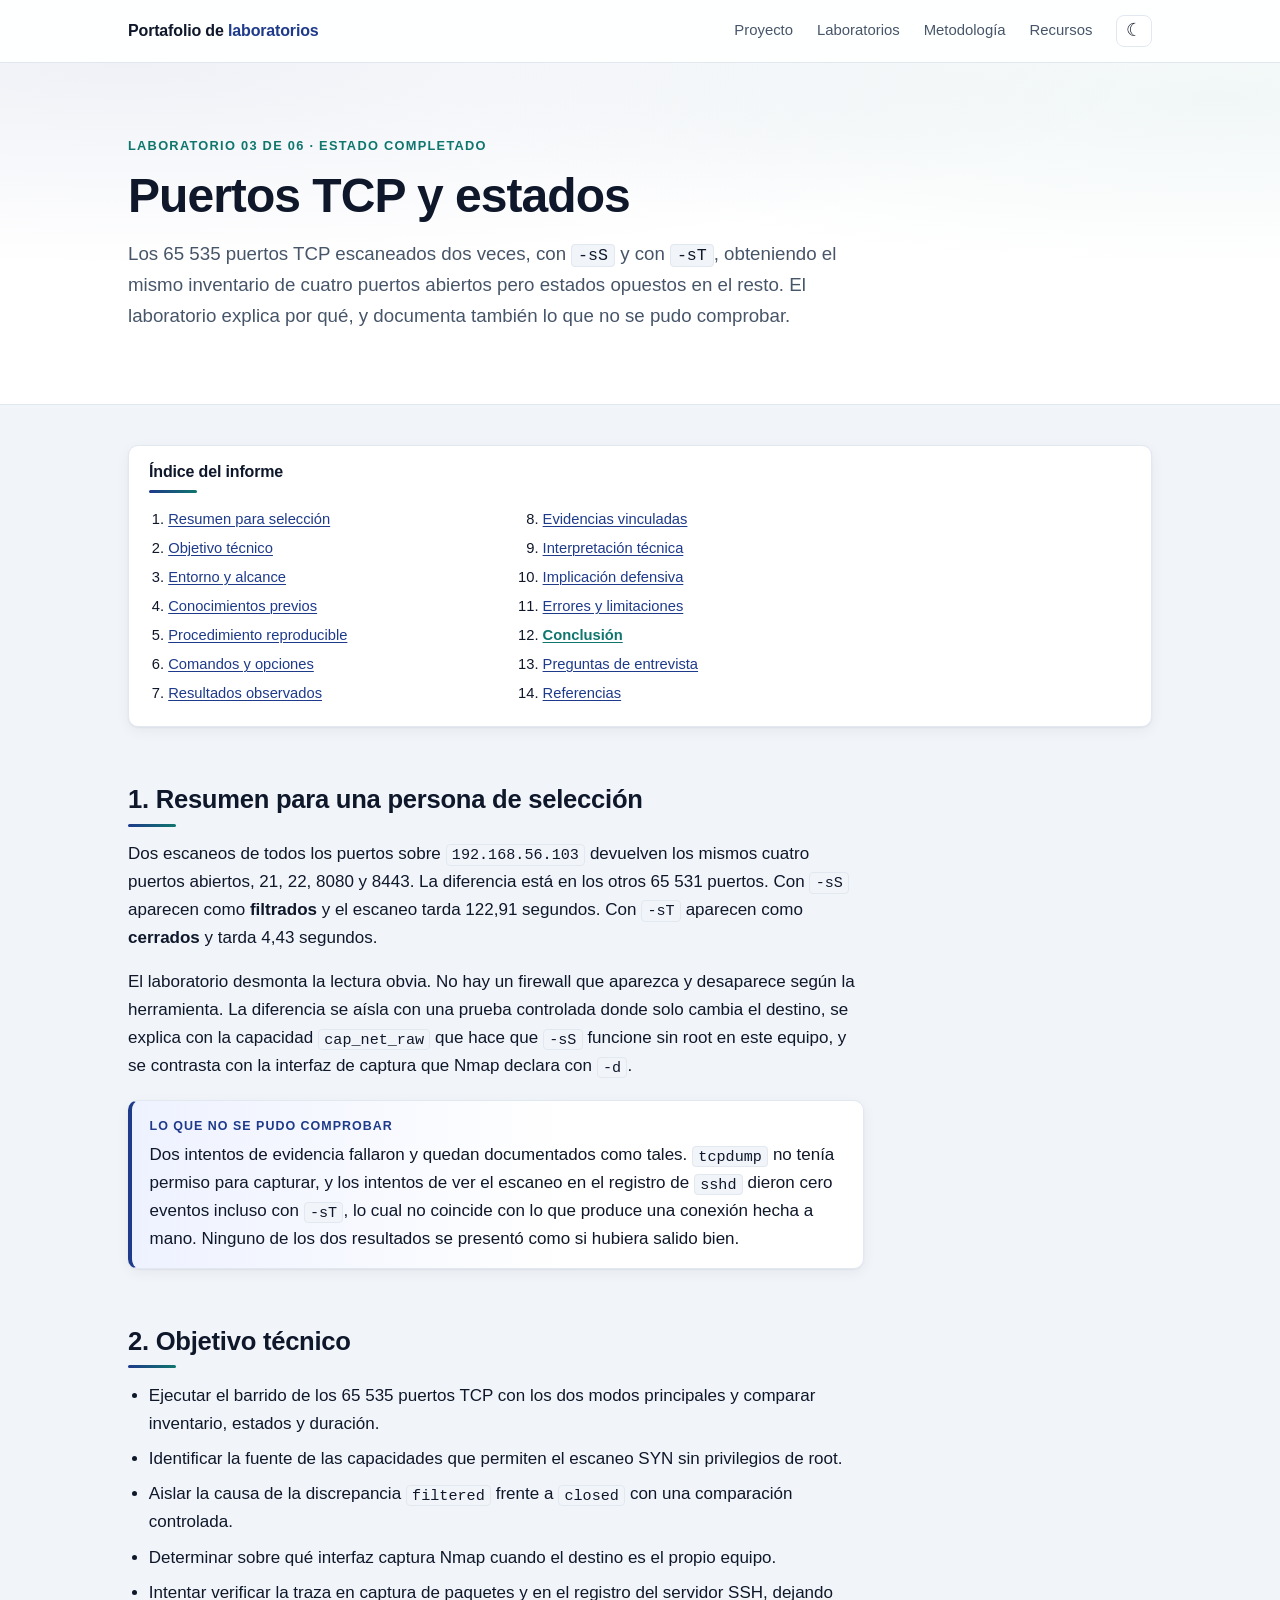
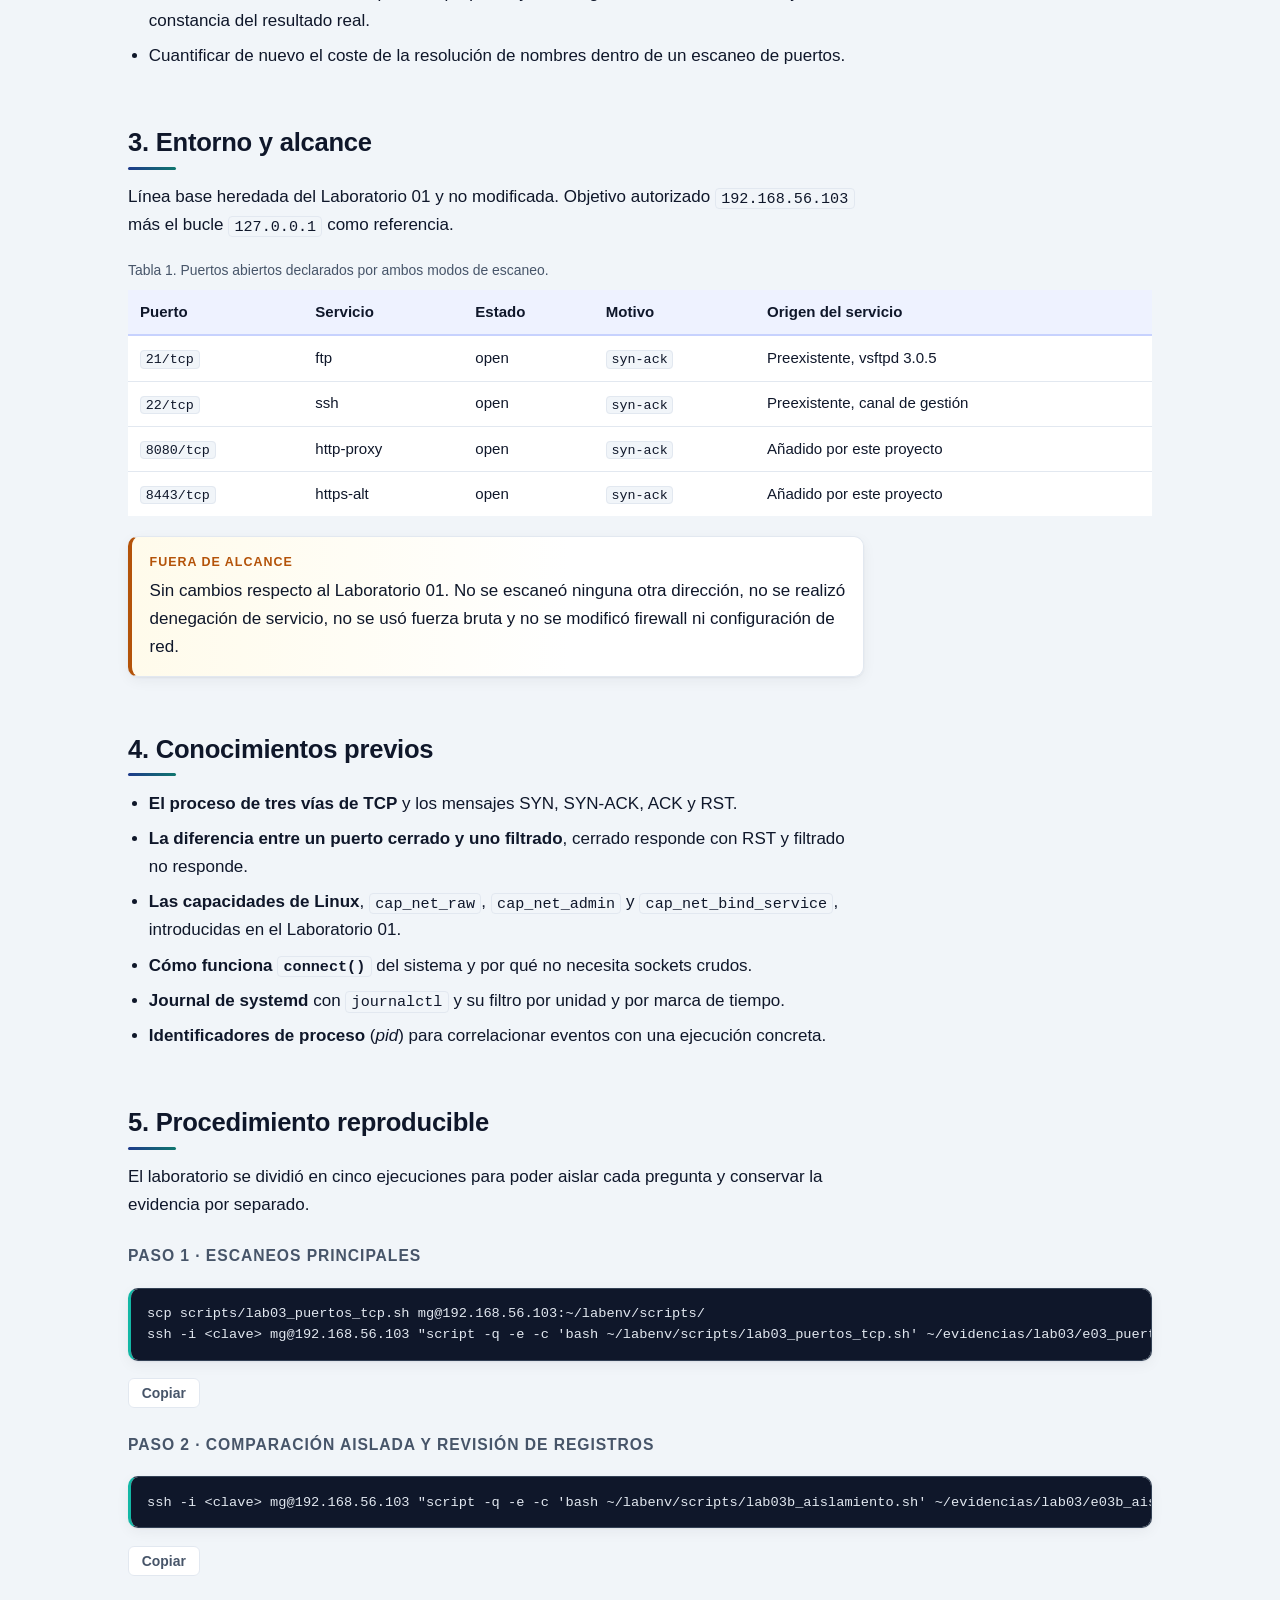
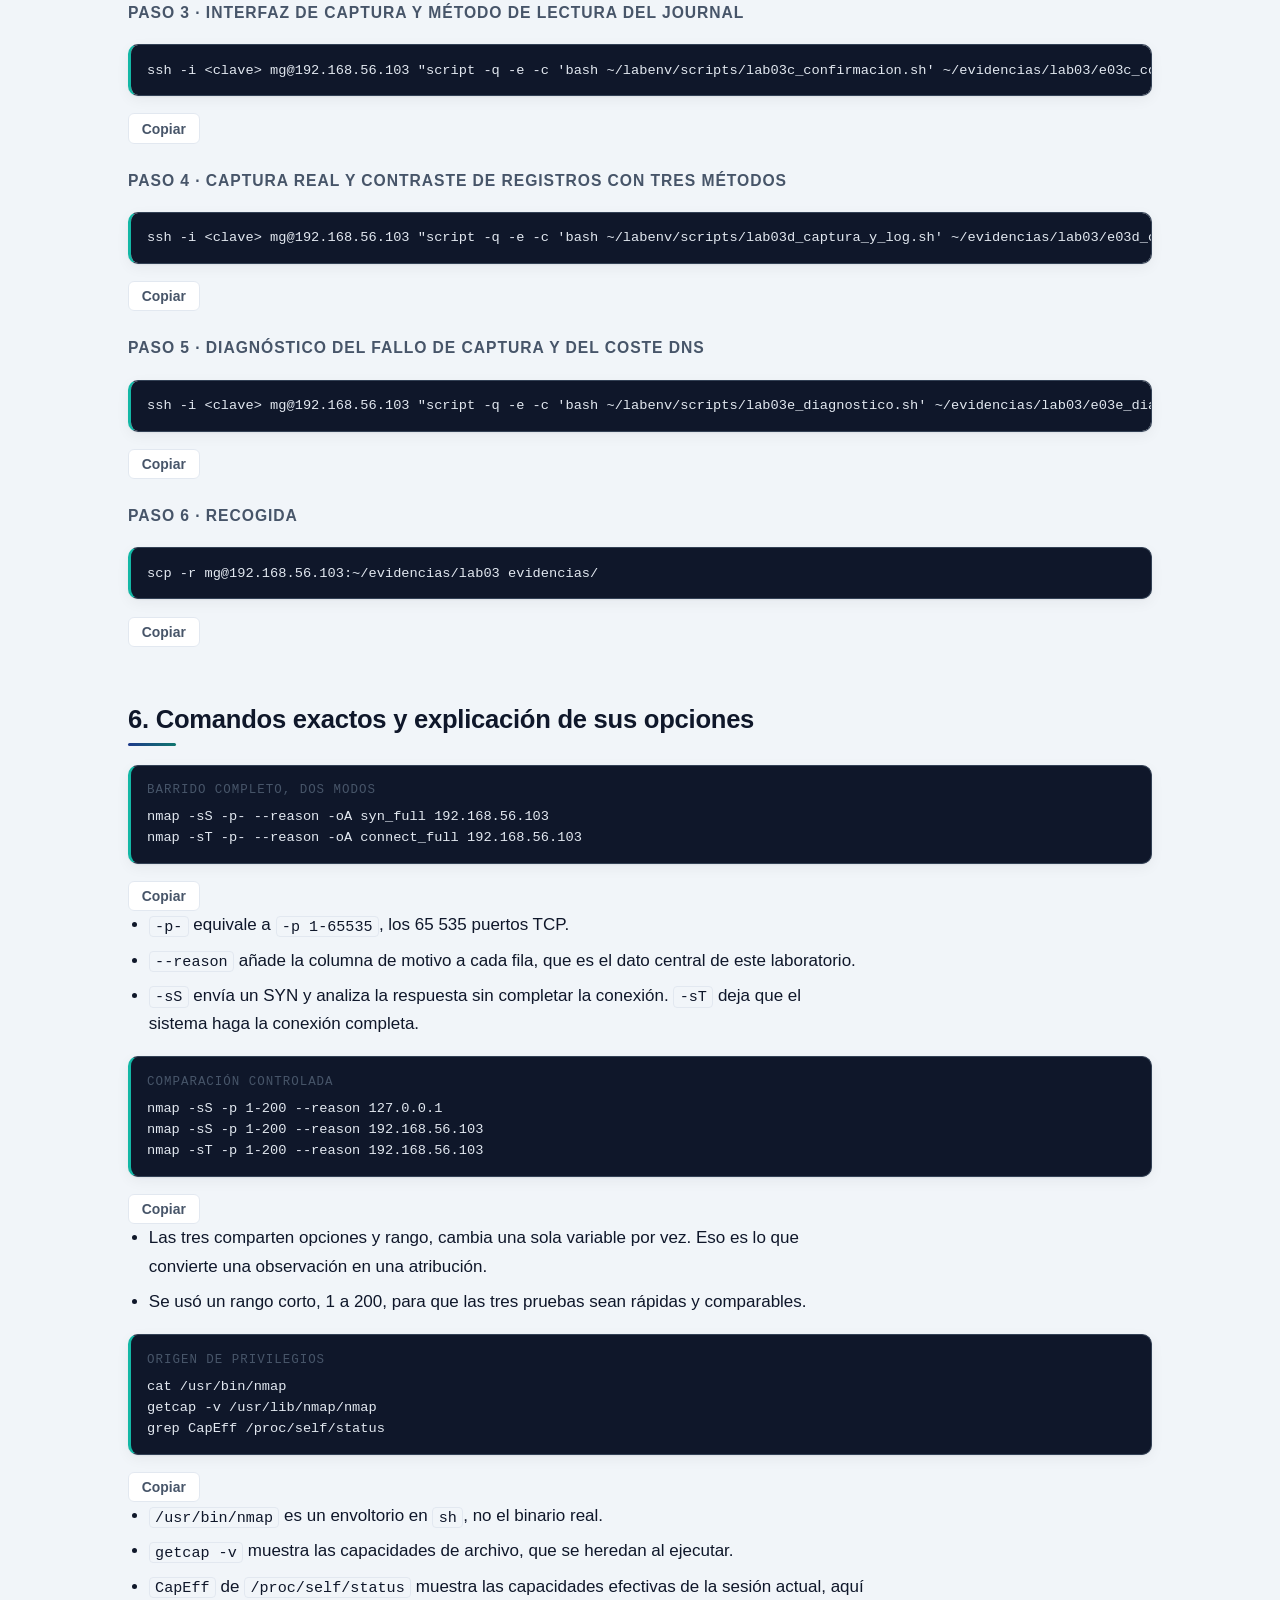
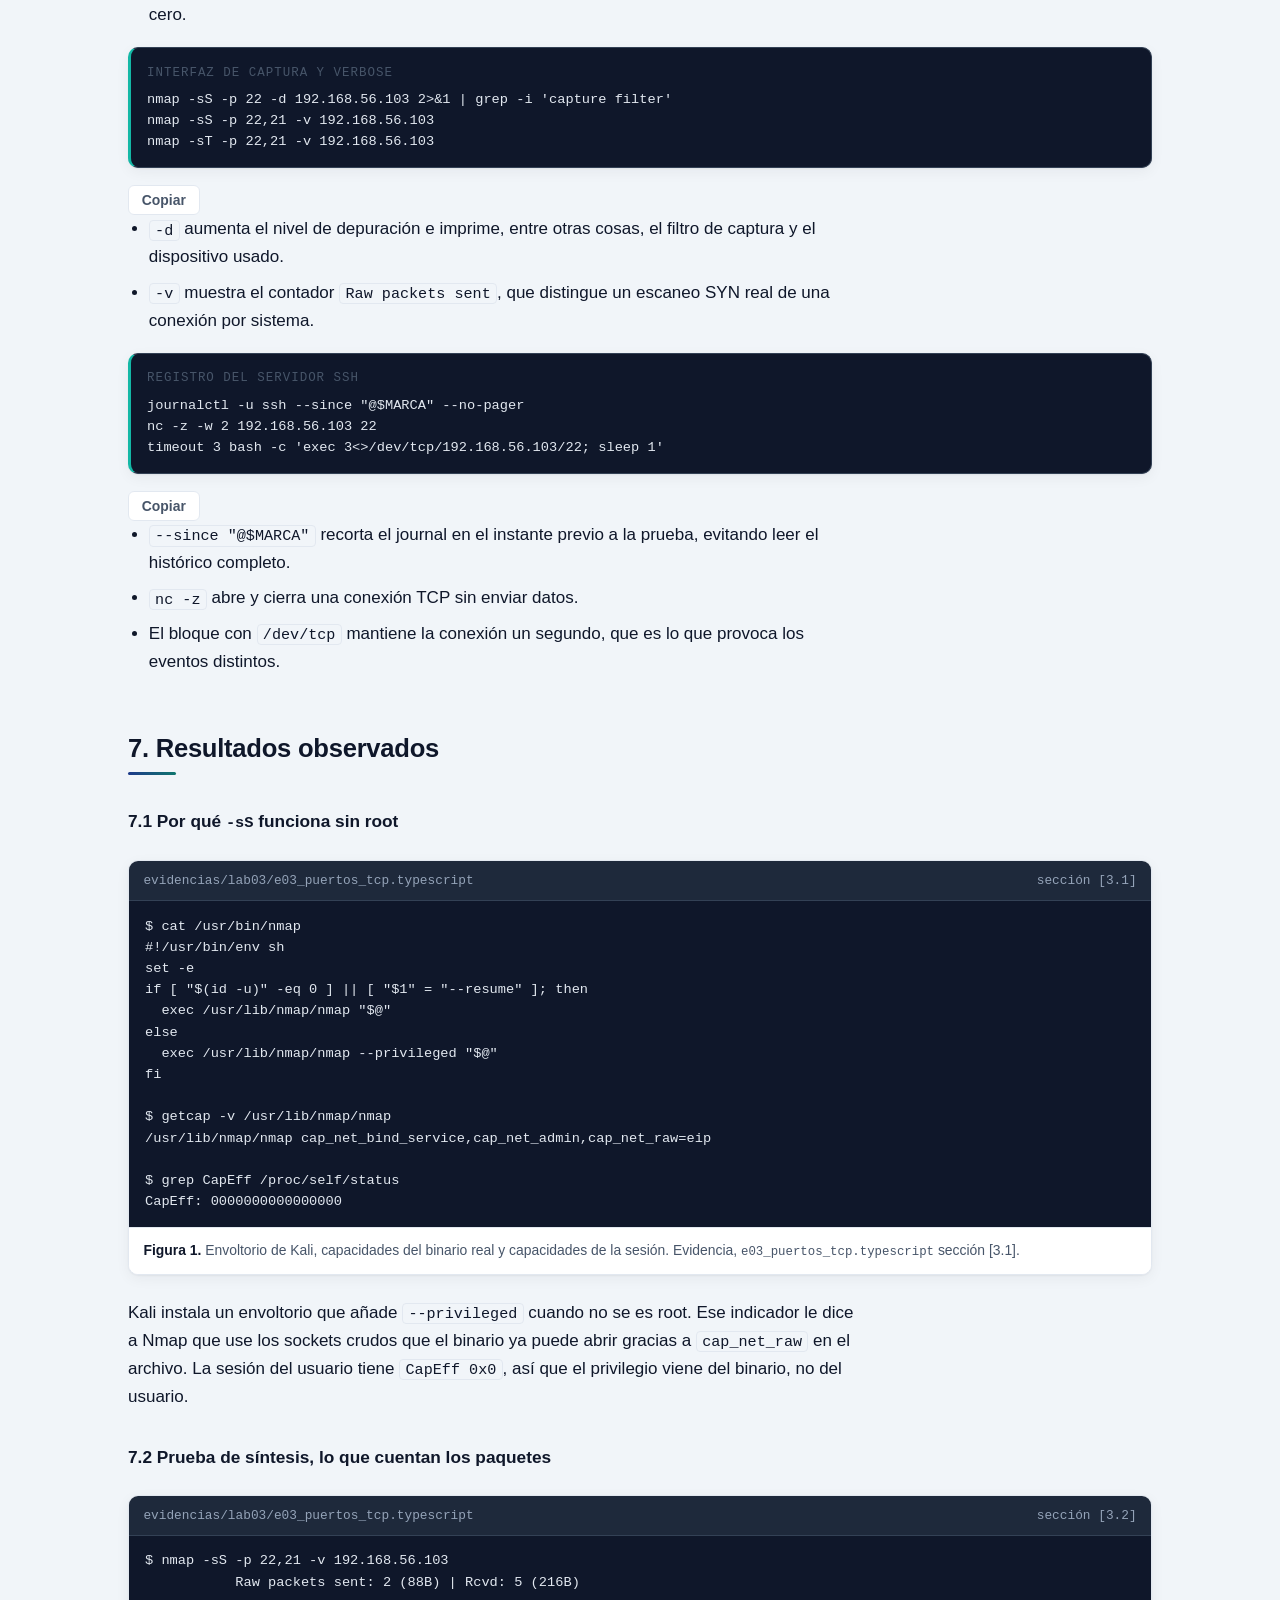
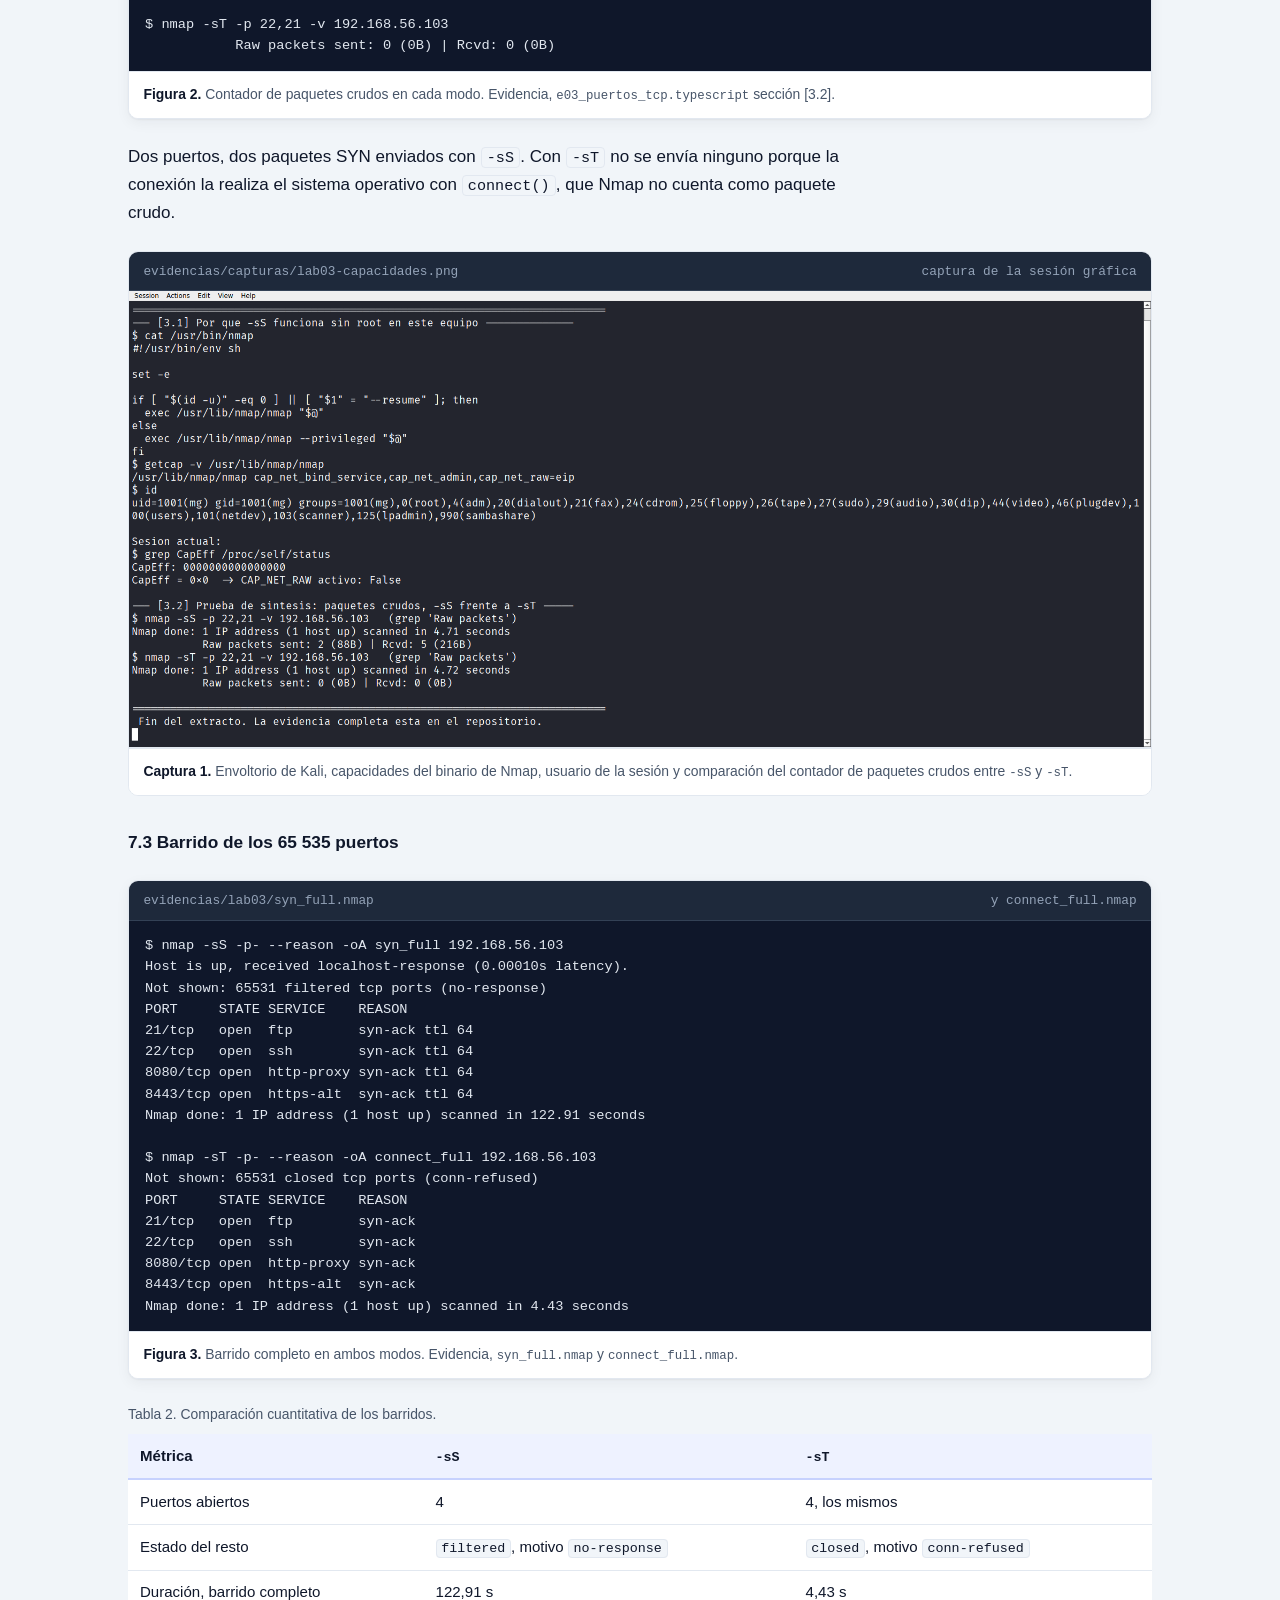
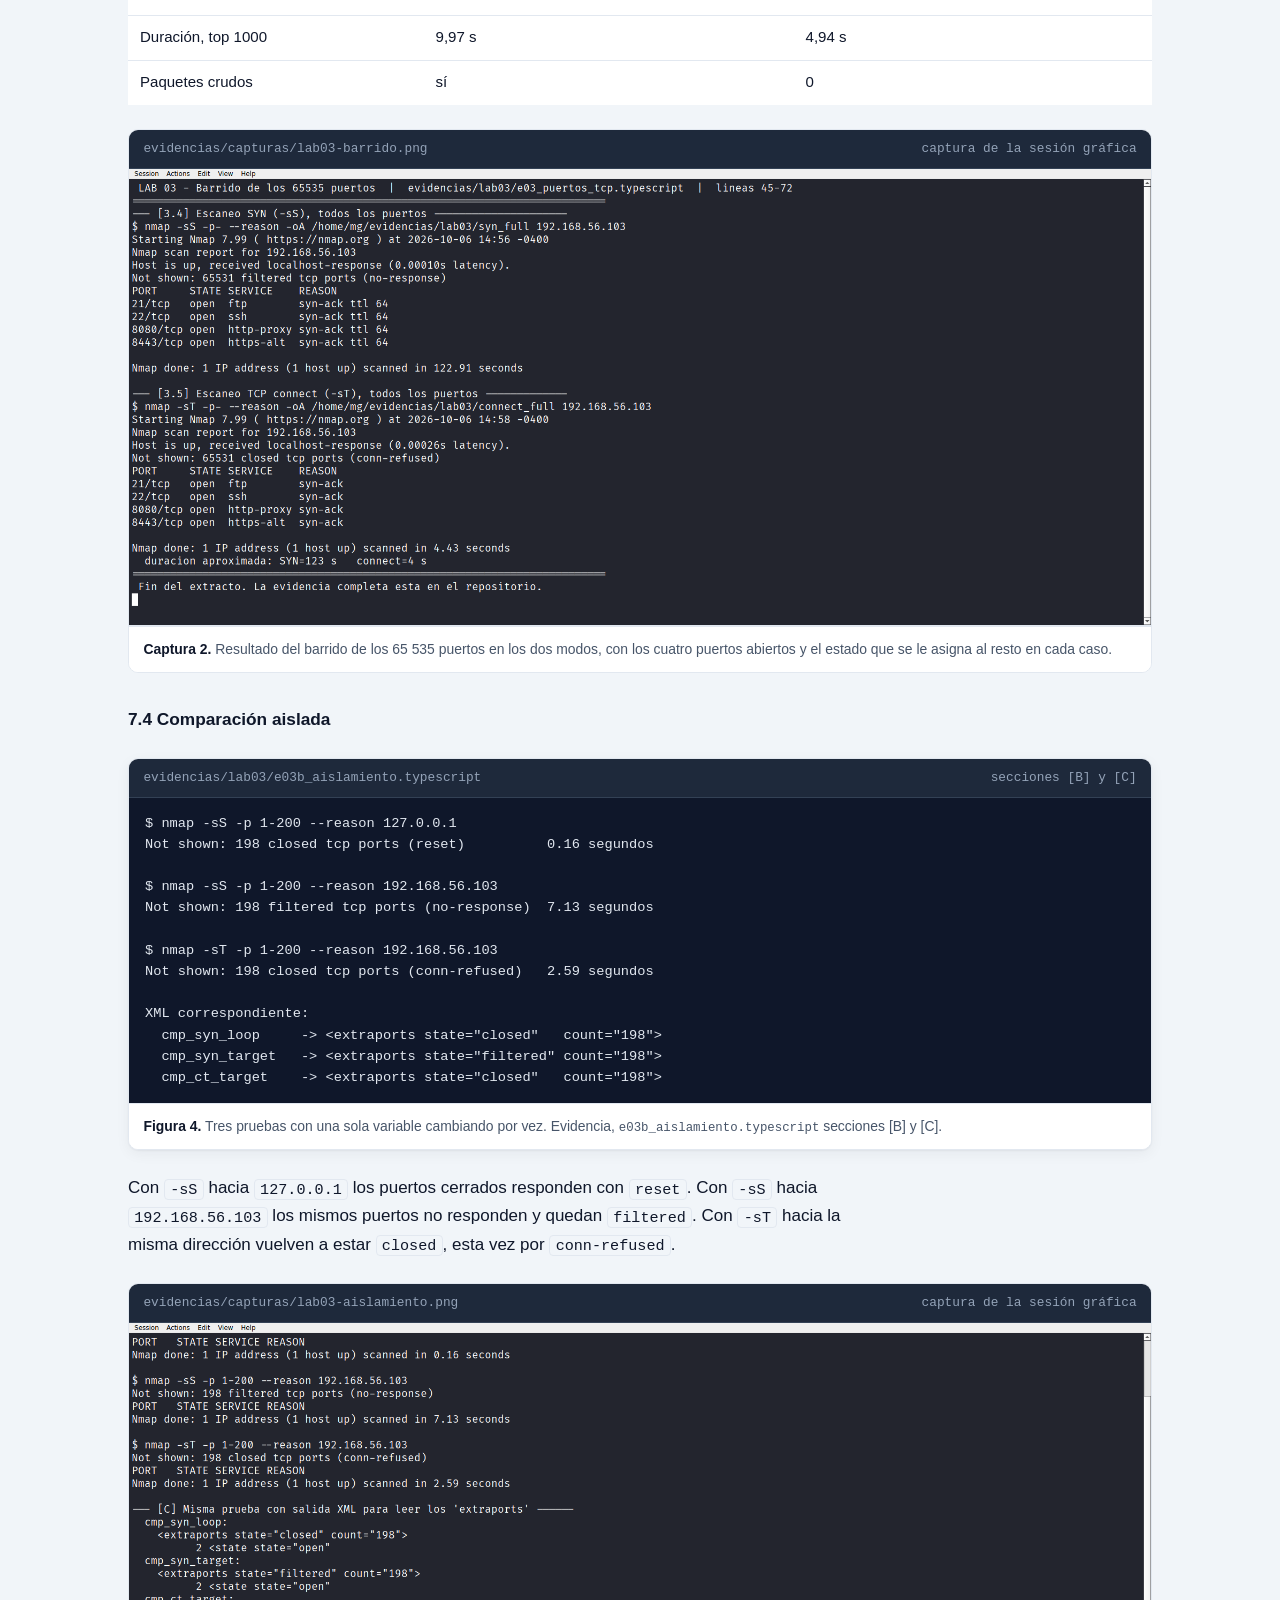
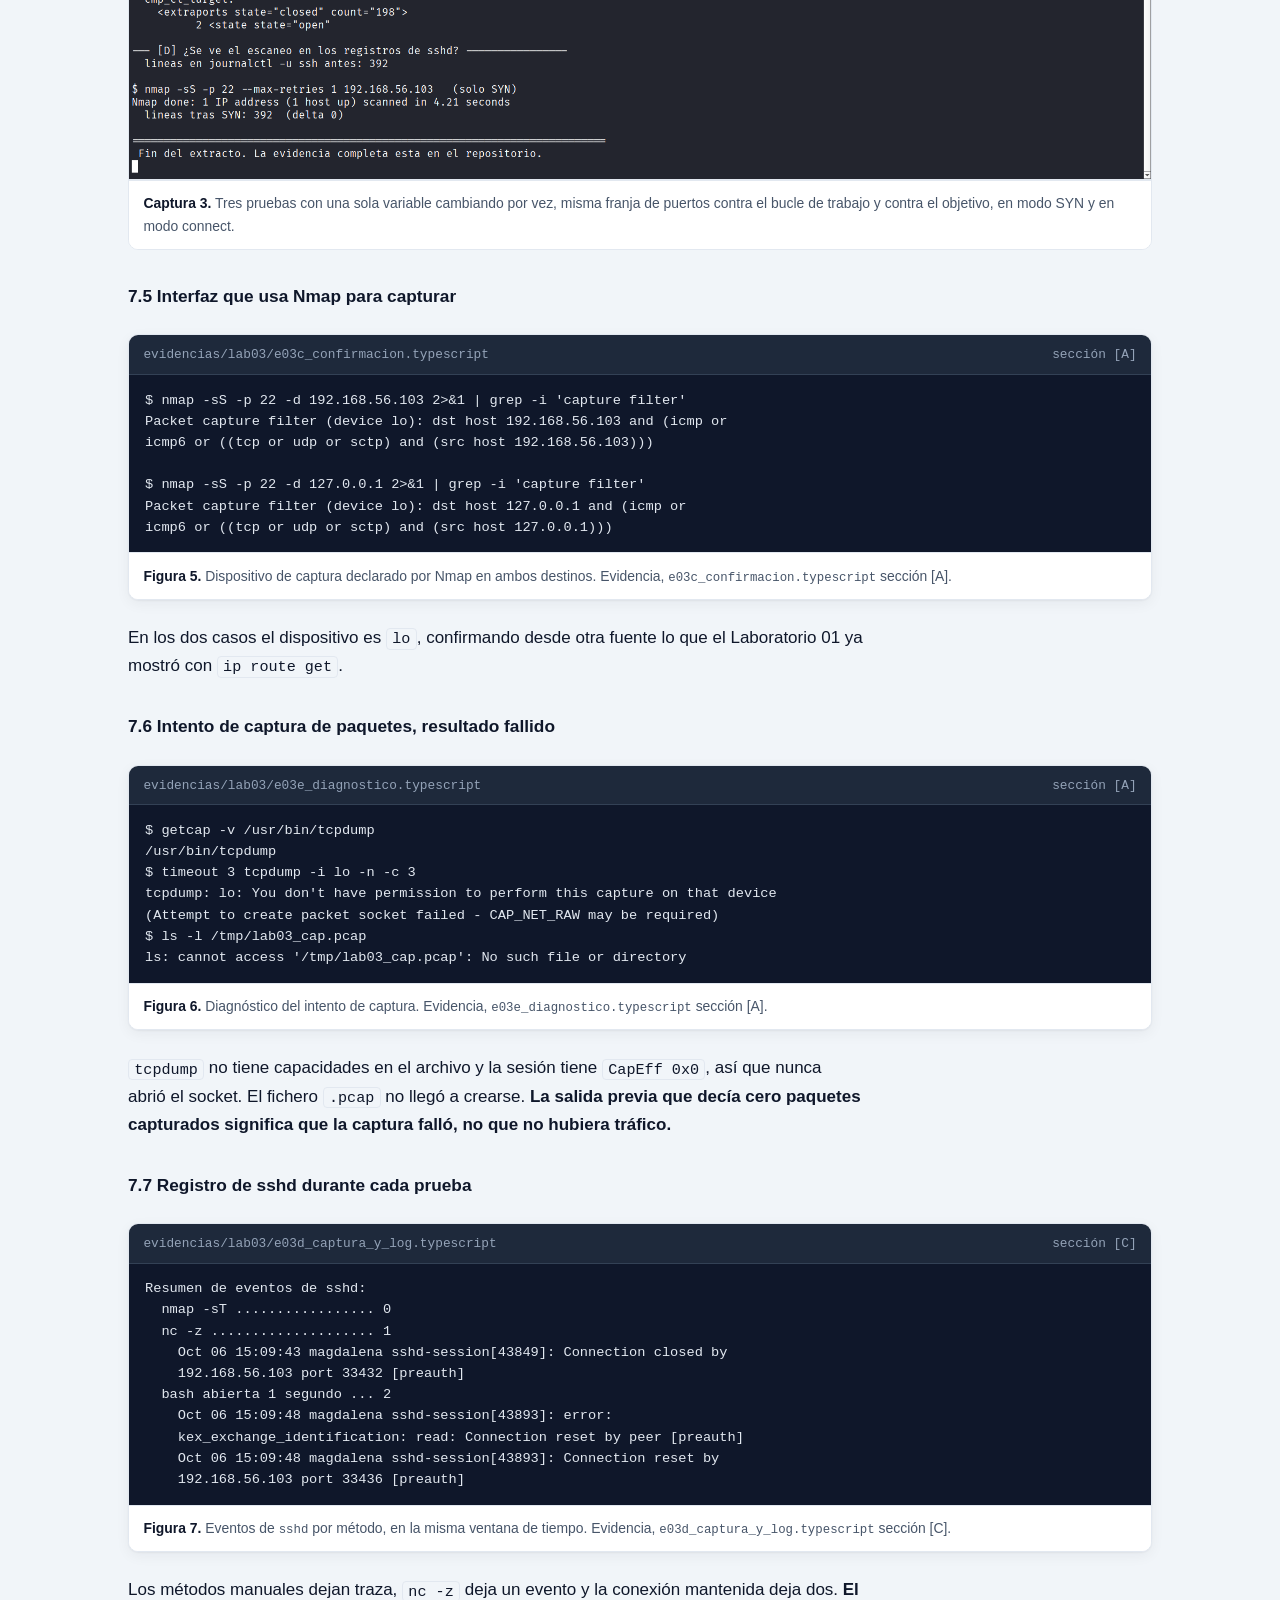
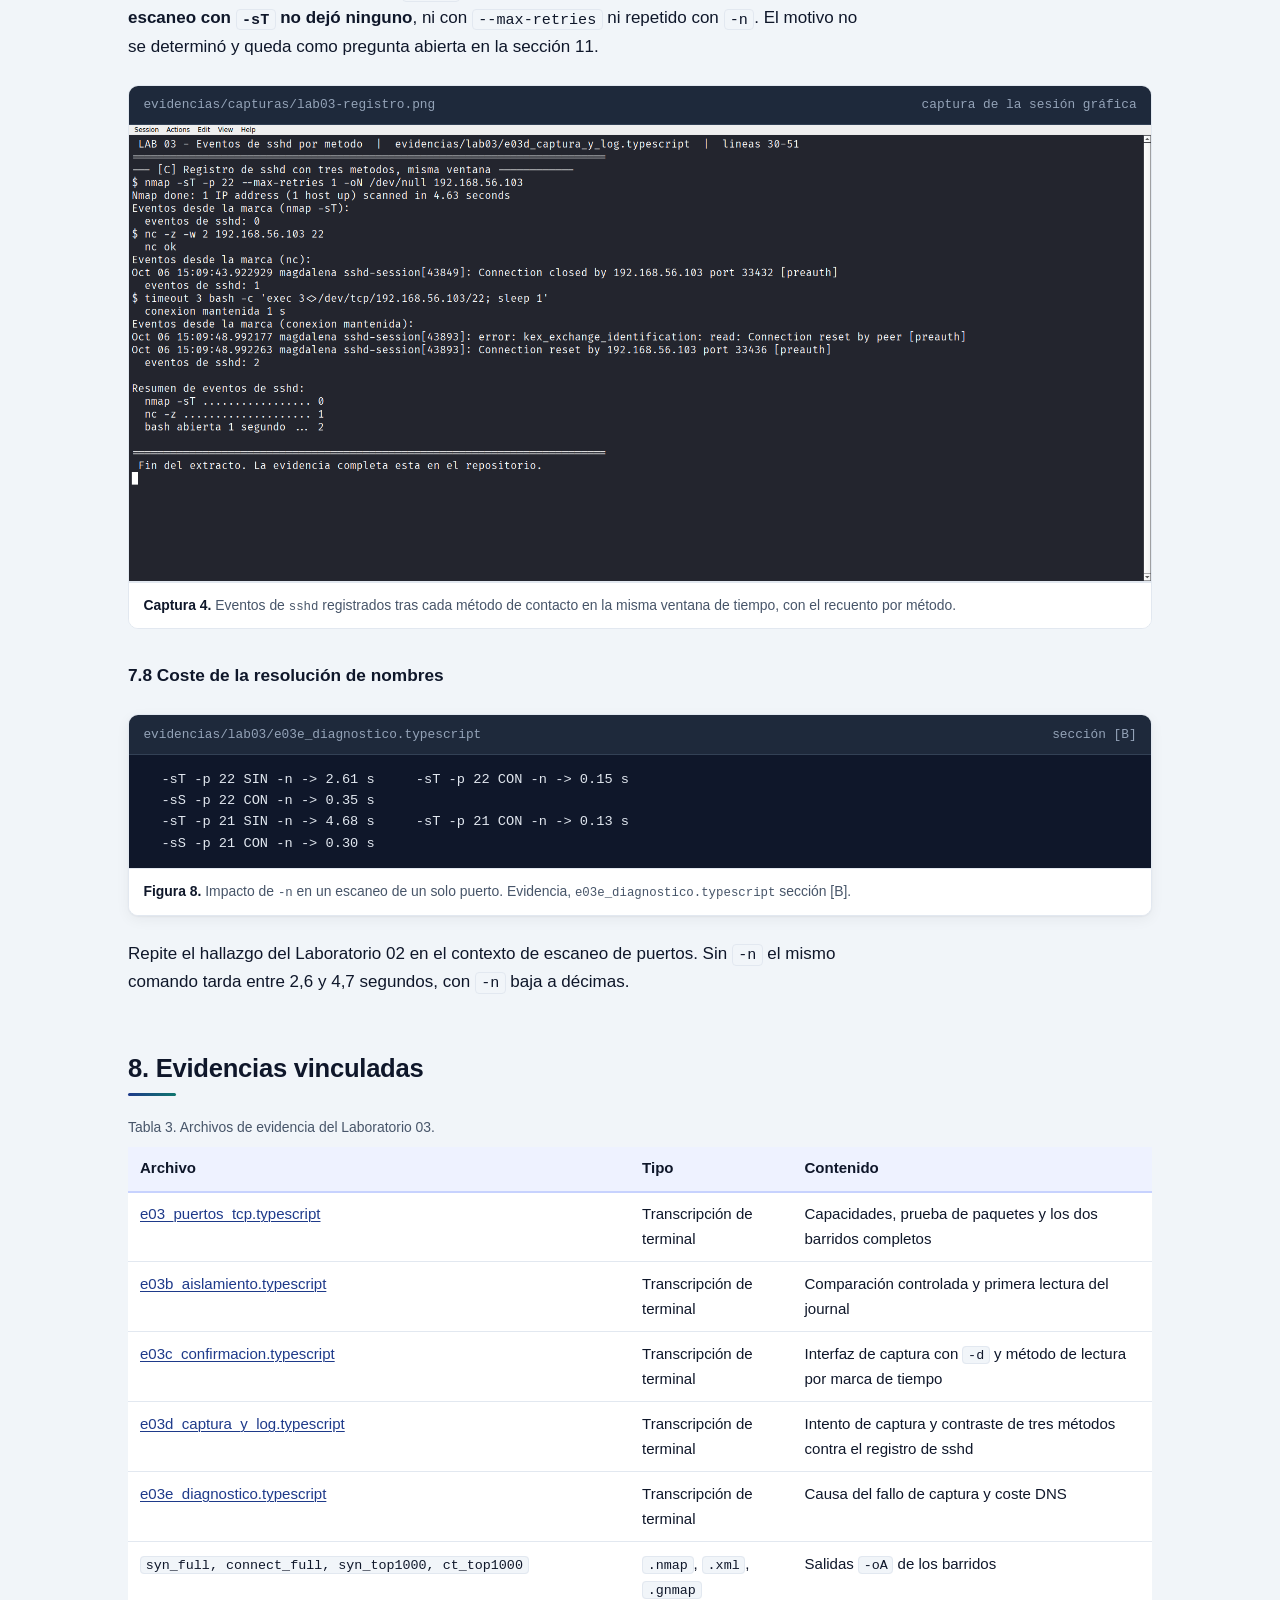
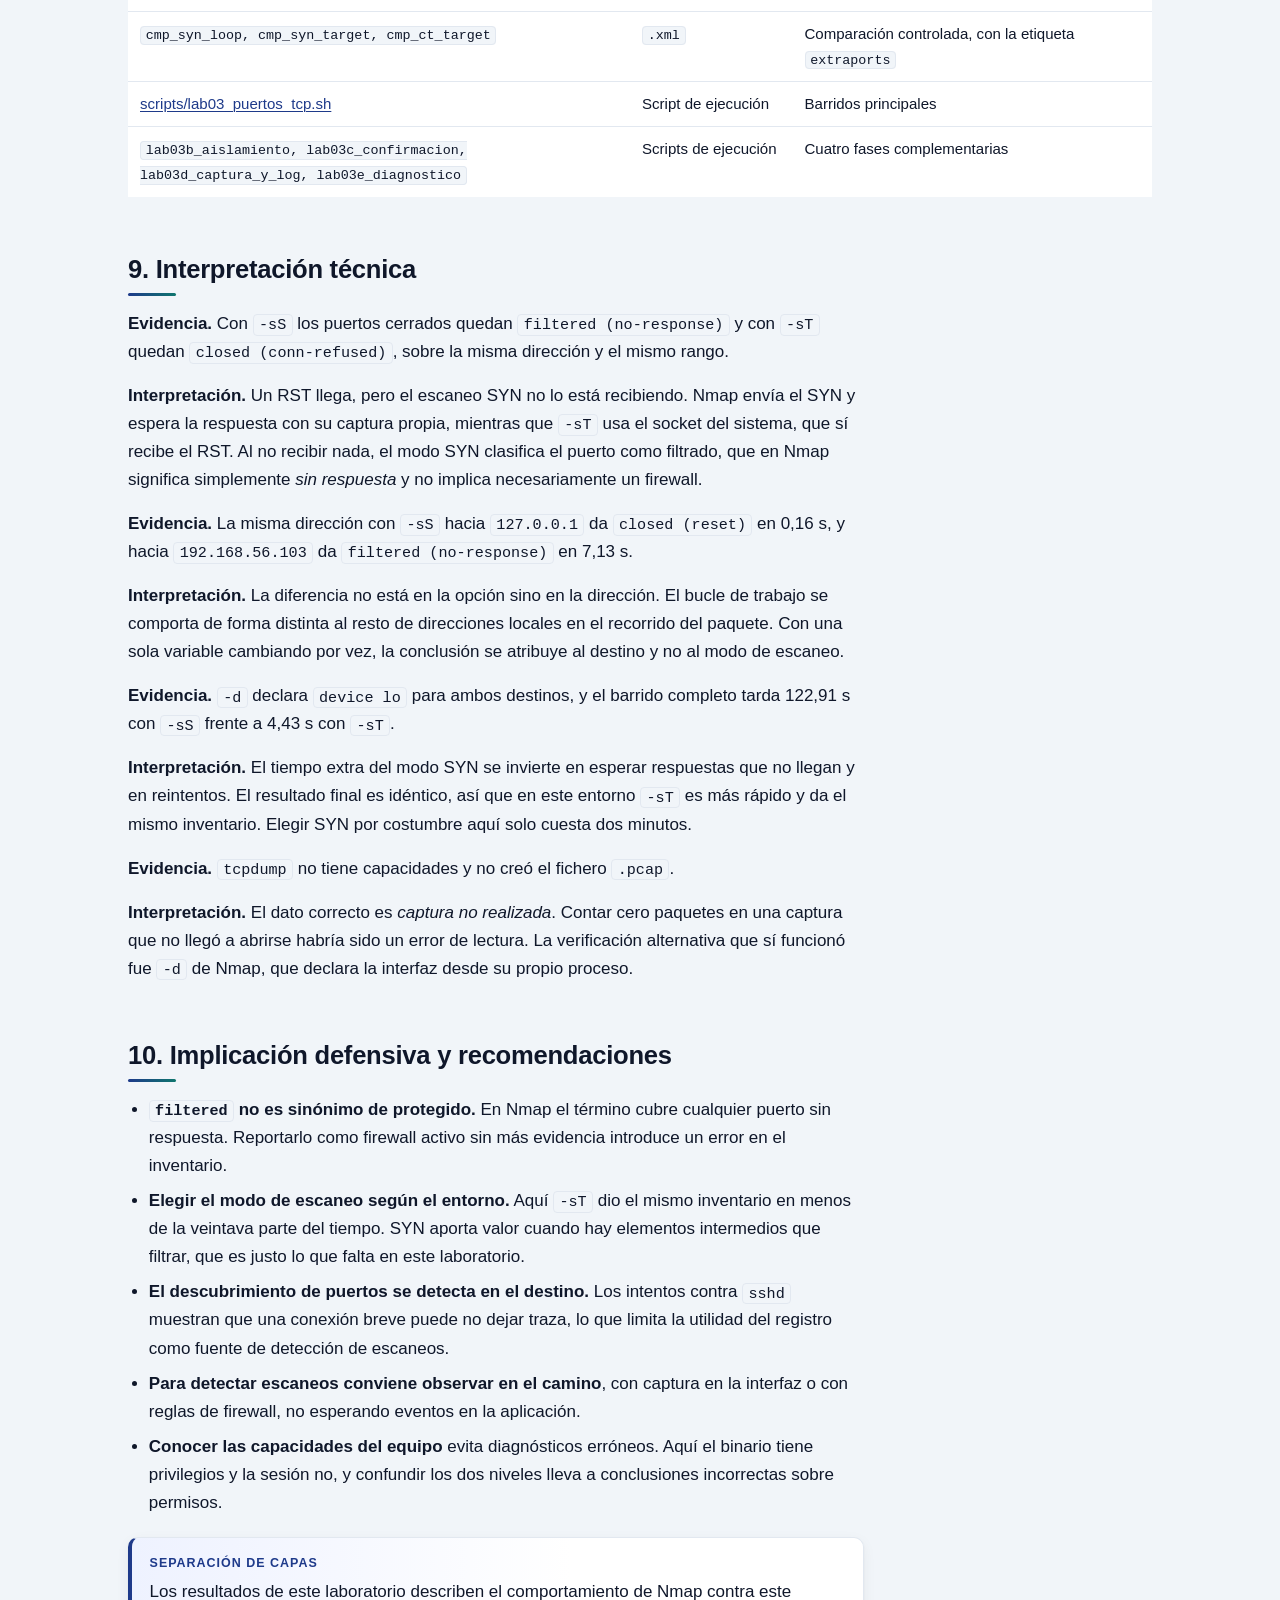
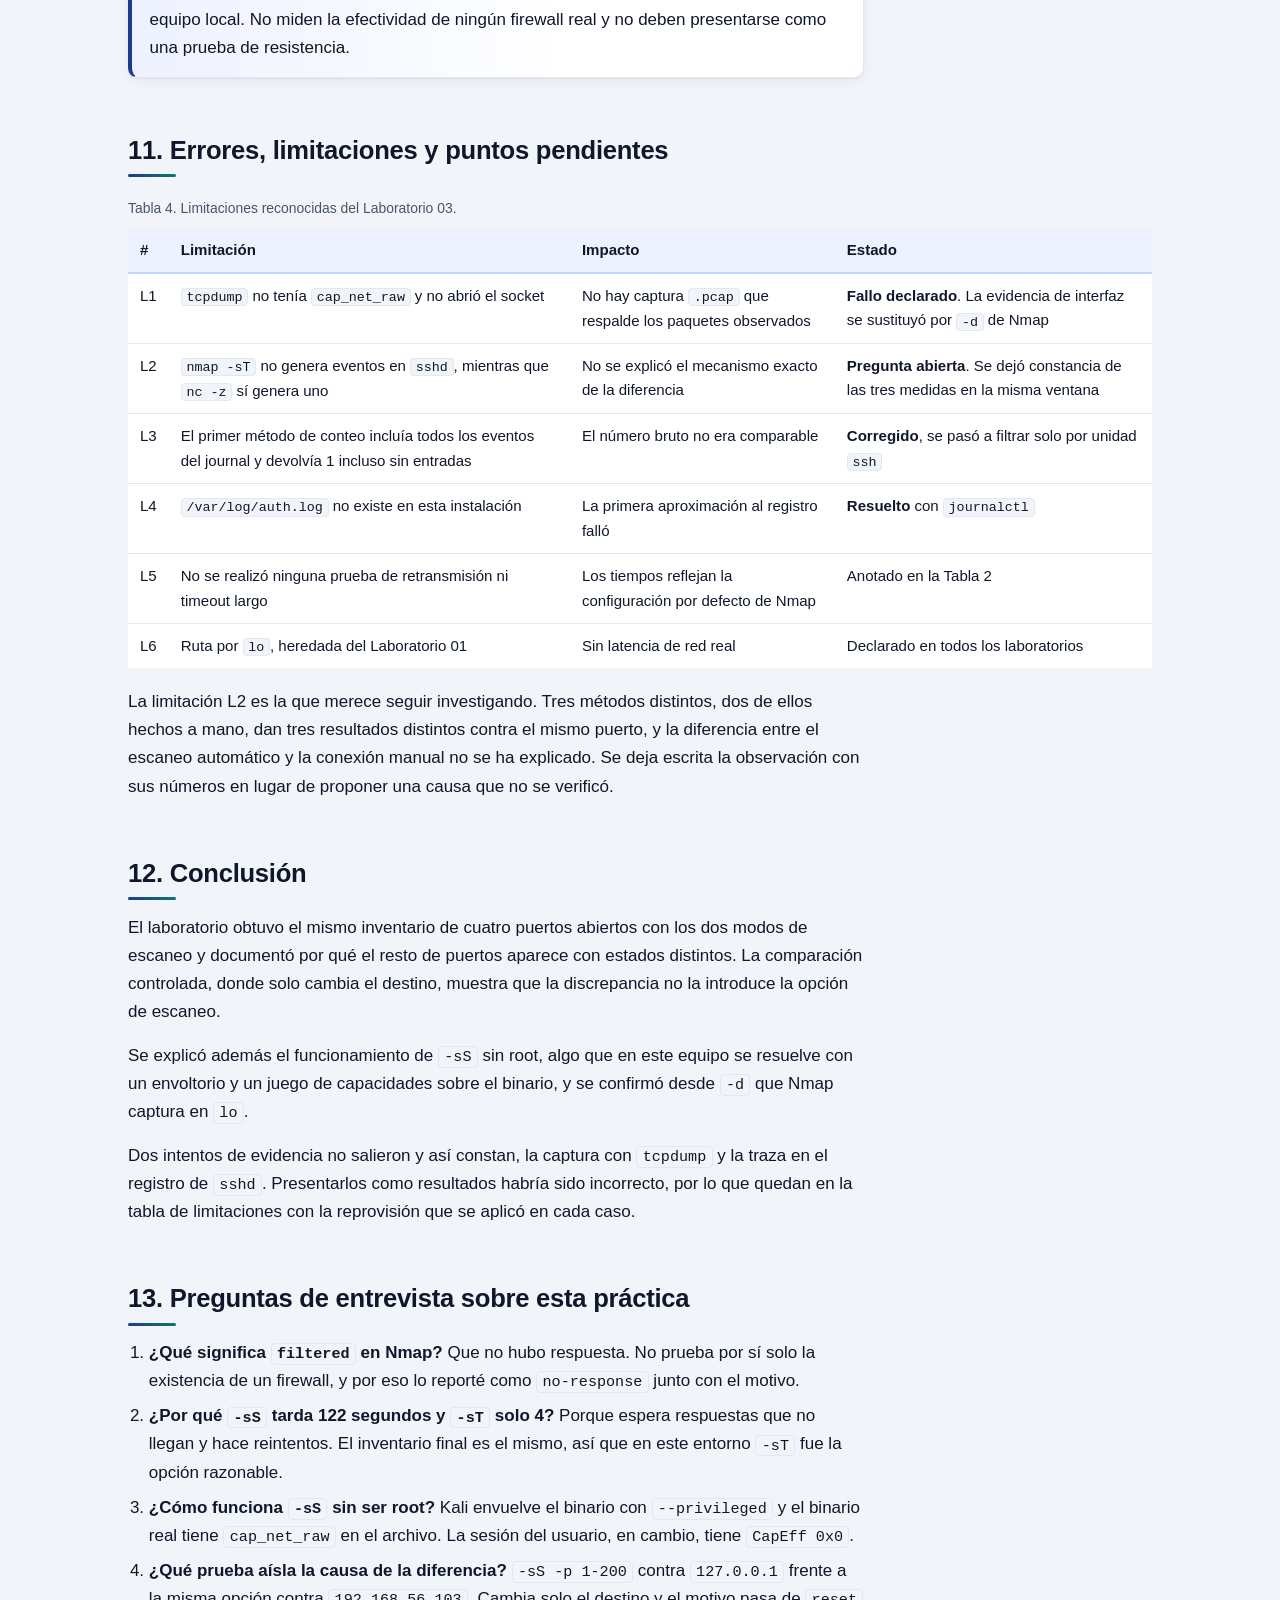
<file: laboratorios/lab-03.html>
<!doctype html>
<html lang="es">
<head>
<meta charset="utf-8">
<meta name="viewport" content="width=device-width, initial-scale=1">
<title>Laboratorio 03. Puertos TCP y estados | Portafolio de ciberseguridad</title>
<meta name="description" content="Laboratorio 03: escaneo SYN y TCP connect de todos los puertos, comparación aislada de motivos, capacidades de Linux, captura de paquetes y registro de sshd.">
<script>
(function(){try{var t=localStorage.getItem("tema");if(t==="dark"||t==="light")document.documentElement.setAttribute("data-theme",t);}catch(e){}})();
</script>
<link rel="stylesheet" href="../css/style.css">
</head>
<body>
<a class="skip-link" href="#contenido">Saltar al contenido</a>

<header class="site-header">
  <div class="wrap">
    <a class="brand" href="../index.html">Portafolio de <span>laboratorios</span></a>
    <nav class="nav" aria-label="Navegación principal">
      <a href="../index.html#proyecto">Proyecto</a>
      <a href="../index.html#laboratorios">Laboratorios</a>
      <a href="../index.html#metodologia">Metodología</a>
      <a href="../index.html#recursos">Recursos</a>
        <button class="theme-toggle" type="button" aria-label="Cambiar tema">☾</button>
    </nav>
  </div>
</header>

<main id="contenido">

  <div class="hero">
    <div class="wrap">
      <p class="eyebrow">Laboratorio 03 de 06 · Estado completado</p>
      <h1>Puertos TCP y estados</h1>
      <p class="lede">Los 65 535 puertos TCP escaneados dos veces, con <code>-sS</code> y con <code>-sT</code>, obteniendo el mismo inventario de cuatro puertos abiertos pero estados opuestos en el resto. El laboratorio explica por qué, y documenta también lo que no se pudo comprobar.</p>
    </div>
  </div>

  <div class="wrap section">

    <nav class="toc" aria-label="Índice del informe">
      <h2>Índice del informe</h2>
      <ol>
        <li><a href="#s1">Resumen para selección</a></li>
        <li><a href="#s2">Objetivo técnico</a></li>
        <li><a href="#s3">Entorno y alcance</a></li>
        <li><a href="#s4">Conocimientos previos</a></li>
        <li><a href="#s5">Procedimiento reproducible</a></li>
        <li><a href="#s6">Comandos y opciones</a></li>
        <li><a href="#s7">Resultados observados</a></li>
        <li><a href="#s8">Evidencias vinculadas</a></li>
        <li><a href="#s9">Interpretación técnica</a></li>
        <li><a href="#s10">Implicación defensiva</a></li>
        <li><a href="#s11">Errores y limitaciones</a></li>
        <li><a href="#s12">Conclusión</a></li>
        <li><a href="#s13">Preguntas de entrevista</a></li>
        <li><a href="#s14">Referencias</a></li>
      </ol>
    </nav>

<section id="s1">
      <h2>1. Resumen para una persona de selección</h2>
      <p>Dos escaneos de todos los puertos sobre <code>192.168.56.103</code> devuelven los mismos cuatro puertos abiertos, 21, 22, 8080 y 8443. La diferencia está en los otros 65 531 puertos. Con <code>-sS</code> aparecen como <strong>filtrados</strong> y el escaneo tarda 122,91 segundos. Con <code>-sT</code> aparecen como <strong>cerrados</strong> y tarda 4,43 segundos.</p>
      <p>El laboratorio desmonta la lectura obvia. No hay un firewall que aparezca y desaparece según la herramienta. La diferencia se aísla con una prueba controlada donde solo cambia el destino, se explica con la capacidad <code>cap_net_raw</code> que hace que <code>-sS</code> funcione sin root en este equipo, y se contrasta con la interfaz de captura que Nmap declara con <code>-d</code>.</p>
      <div class="note">
        <span class="tag">Lo que no se pudo comprobar</span>
        <p>Dos intentos de evidencia fallaron y quedan documentados como tales. <code>tcpdump</code> no tenía permiso para capturar, y los intentos de ver el escaneo en el registro de <code>sshd</code> dieron cero eventos incluso con <code>-sT</code>, lo cual no coincide con lo que produce una conexión hecha a mano. Ninguno de los dos resultados se presentó como si hubiera salido bien.</p>
      </div>
    </section>

<section id="s2">
      <h2>2. Objetivo técnico</h2>
      <ul>
        <li>Ejecutar el barrido de los 65 535 puertos TCP con los dos modos principales y comparar inventario, estados y duración.</li>
        <li>Identificar la fuente de las capacidades que permiten el escaneo SYN sin privilegios de root.</li>
        <li>Aislar la causa de la discrepancia <code>filtered</code> frente a <code>closed</code> con una comparación controlada.</li>
        <li>Determinar sobre qué interfaz captura Nmap cuando el destino es el propio equipo.</li>
        <li>Intentar verificar la traza en captura de paquetes y en el registro del servidor SSH, dejando constancia del resultado real.</li>
        <li>Cuantificar de nuevo el coste de la resolución de nombres dentro de un escaneo de puertos.</li>
      </ul>
    </section>

<section id="s3">
      <h2>3. Entorno y alcance</h2>
      <p>Línea base heredada del Laboratorio 01 y no modificada. Objetivo autorizado <code>192.168.56.103</code> más el bucle <code>127.0.0.1</code> como referencia.</p>

      <div class="table-scroll">
        <table>
          <caption>Tabla 1. Puertos abiertos declarados por ambos modos de escaneo.</caption>
          <thead><tr><th>Puerto</th><th>Servicio</th><th>Estado</th><th>Motivo</th><th>Origen del servicio</th></tr></thead>
          <tbody>
            <tr><td><code>21/tcp</code></td><td>ftp</td><td>open</td><td><code>syn-ack</code></td><td>Preexistente, vsftpd 3.0.5</td></tr>
            <tr><td><code>22/tcp</code></td><td>ssh</td><td>open</td><td><code>syn-ack</code></td><td>Preexistente, canal de gestión</td></tr>
            <tr><td><code>8080/tcp</code></td><td>http-proxy</td><td>open</td><td><code>syn-ack</code></td><td>Añadido por este proyecto</td></tr>
            <tr><td><code>8443/tcp</code></td><td>https-alt</td><td>open</td><td><code>syn-ack</code></td><td>Añadido por este proyecto</td></tr>
          </tbody>
        </table>
      </div>

      <div class="warn">
        <span class="tag">Fuera de alcance</span>
        <p>Sin cambios respecto al Laboratorio 01. No se escaneó ninguna otra dirección, no se realizó denegación de servicio, no se usó fuerza bruta y no se modificó firewall ni configuración de red.</p>
      </div>
    </section>

<section id="s4">
      <h2>4. Conocimientos previos</h2>
      <ul>
        <li><strong>El proceso de tres vías de TCP</strong> y los mensajes SYN, SYN-ACK, ACK y RST.</li>
        <li><strong>La diferencia entre un puerto cerrado y uno filtrado</strong>, cerrado responde con RST y filtrado no responde.</li>
        <li><strong>Las capacidades de Linux</strong>, <code>cap_net_raw</code>, <code>cap_net_admin</code> y <code>cap_net_bind_service</code>, introducidas en el Laboratorio 01.</li>
        <li><strong>Cómo funciona <code>connect()</code></strong> del sistema y por qué no necesita sockets crudos.</li>
        <li><strong>Journal de systemd</strong> con <code>journalctl</code> y su filtro por unidad y por marca de tiempo.</li>
        <li><strong>Identificadores de proceso</strong> (<em>pid</em>) para correlacionar eventos con una ejecución concreta.</li>
      </ul>
    </section>

<section id="s5">
      <h2>5. Procedimiento reproducible</h2>
      <p>El laboratorio se dividió en cinco ejecuciones para poder aislar cada pregunta y conservar la evidencia por separado.</p>

      <h4>Paso 1 · Escaneos principales</h4>
      <pre class="cmd"><code>scp scripts/lab03_puertos_tcp.sh mg@192.168.56.103:~/labenv/scripts/
ssh -i &lt;clave&gt; mg@192.168.56.103 "script -q -e -c 'bash ~/labenv/scripts/lab03_puertos_tcp.sh' ~/evidencias/lab03/e03_puertos_tcp.typescript"</code></pre>

      <h4>Paso 2 · Comparación aislada y revisión de registros</h4>
      <pre class="cmd"><code>ssh -i &lt;clave&gt; mg@192.168.56.103 "script -q -e -c 'bash ~/labenv/scripts/lab03b_aislamiento.sh' ~/evidencias/lab03/e03b_aislamiento.typescript"</code></pre>

      <h4>Paso 3 · Interfaz de captura y método de lectura del journal</h4>
      <pre class="cmd"><code>ssh -i &lt;clave&gt; mg@192.168.56.103 "script -q -e -c 'bash ~/labenv/scripts/lab03c_confirmacion.sh' ~/evidencias/lab03/e03c_confirmacion.typescript"</code></pre>

      <h4>Paso 4 · Captura real y contraste de registros con tres métodos</h4>
      <pre class="cmd"><code>ssh -i &lt;clave&gt; mg@192.168.56.103 "script -q -e -c 'bash ~/labenv/scripts/lab03d_captura_y_log.sh' ~/evidencias/lab03/e03d_captura_y_log.typescript"</code></pre>

      <h4>Paso 5 · Diagnóstico del fallo de captura y del coste DNS</h4>
      <pre class="cmd"><code>ssh -i &lt;clave&gt; mg@192.168.56.103 "script -q -e -c 'bash ~/labenv/scripts/lab03e_diagnostico.sh' ~/evidencias/lab03/e03e_diagnostico.typescript"</code></pre>

      <h4>Paso 6 · Recogida</h4>
      <pre class="cmd"><code>scp -r mg@192.168.56.103:~/evidencias/lab03 evidencias/</code></pre>
    </section>

<section id="s6">
      <h2>6. Comandos exactos y explicación de sus opciones</h2>

      <pre class="cmd"><span class="cmd-label">Barrido completo, dos modos</span><code>nmap -sS -p- --reason -oA syn_full 192.168.56.103
nmap -sT -p- --reason -oA connect_full 192.168.56.103</code></pre>
      <ul>
        <li><code>-p-</code> equivale a <code>-p 1-65535</code>, los 65 535 puertos TCP.</li>
        <li><code>--reason</code> añade la columna de motivo a cada fila, que es el dato central de este laboratorio.</li>
        <li><code>-sS</code> envía un SYN y analiza la respuesta sin completar la conexión. <code>-sT</code> deja que el sistema haga la conexión completa.</li>
      </ul>

      <pre class="cmd"><span class="cmd-label">Comparación controlada</span><code>nmap -sS -p 1-200 --reason 127.0.0.1
nmap -sS -p 1-200 --reason 192.168.56.103
nmap -sT -p 1-200 --reason 192.168.56.103</code></pre>
      <ul>
        <li>Las tres comparten opciones y rango, cambia una sola variable por vez. Eso es lo que convierte una observación en una atribución.</li>
        <li>Se usó un rango corto, 1 a 200, para que las tres pruebas sean rápidas y comparables.</li>
      </ul>

      <pre class="cmd"><span class="cmd-label">Origen de privilegios</span><code>cat /usr/bin/nmap
getcap -v /usr/lib/nmap/nmap
grep CapEff /proc/self/status</code></pre>
      <ul>
        <li><code>/usr/bin/nmap</code> es un envoltorio en <code>sh</code>, no el binario real.</li>
        <li><code>getcap -v</code> muestra las capacidades de archivo, que se heredan al ejecutar.</li>
        <li><code>CapEff</code> de <code>/proc/self/status</code> muestra las capacidades efectivas de la sesión actual, aquí cero.</li>
      </ul>

      <pre class="cmd"><span class="cmd-label">Interfaz de captura y verbose</span><code>nmap -sS -p 22 -d 192.168.56.103 2&gt;&amp;1 | grep -i 'capture filter'
nmap -sS -p 22,21 -v 192.168.56.103
nmap -sT -p 22,21 -v 192.168.56.103</code></pre>
      <ul>
        <li><code>-d</code> aumenta el nivel de depuración e imprime, entre otras cosas, el filtro de captura y el dispositivo usado.</li>
        <li><code>-v</code> muestra el contador <code>Raw packets sent</code>, que distingue un escaneo SYN real de una conexión por sistema.</li>
      </ul>

      <pre class="cmd"><span class="cmd-label">Registro del servidor SSH</span><code>journalctl -u ssh --since "@$MARCA" --no-pager
nc -z -w 2 192.168.56.103 22
timeout 3 bash -c 'exec 3&lt;&gt;/dev/tcp/192.168.56.103/22; sleep 1'</code></pre>
      <ul>
        <li><code>--since "@$MARCA"</code> recorta el journal en el instante previo a la prueba, evitando leer el histórico completo.</li>
        <li><code>nc -z</code> abre y cierra una conexión TCP sin enviar datos.</li>
        <li>El bloque con <code>/dev/tcp</code> mantiene la conexión un segundo, que es lo que provoca los eventos distintos.</li>
      </ul>
    </section>

<section id="s7">
      <h2>7. Resultados observados</h2>

      <h3>7.1 Por qué <code>-sS</code> funciona sin root</h3>
      <div class="evidence">
        <div class="evidence-head"><span>evidencias/lab03/e03_puertos_tcp.typescript</span><span>sección [3.1]</span></div>
        <pre><code>$ cat /usr/bin/nmap
#!/usr/bin/env sh
set -e
if [ "$(id -u)" -eq 0 ] || [ "$1" = "--resume" ]; then
  exec /usr/lib/nmap/nmap "$@"
else
  exec /usr/lib/nmap/nmap --privileged "$@"
fi

$ getcap -v /usr/lib/nmap/nmap
/usr/lib/nmap/nmap cap_net_bind_service,cap_net_admin,cap_net_raw=eip

$ grep CapEff /proc/self/status
CapEff:	0000000000000000</code></pre>
        <figcaption><strong>Figura 1.</strong> Envoltorio de Kali, capacidades del binario real y capacidades de la sesión. Evidencia, <code>e03_puertos_tcp.typescript</code> sección [3.1].</figcaption>
      </div>
      <p>Kali instala un envoltorio que añade <code>--privileged</code> cuando no se es root. Ese indicador le dice a Nmap que use los sockets crudos que el binario ya puede abrir gracias a <code>cap_net_raw</code> en el archivo. La sesión del usuario tiene <code>CapEff 0x0</code>, así que el privilegio viene del binario, no del usuario.</p>

      <h3>7.2 Prueba de síntesis, lo que cuentan los paquetes</h3>
      <div class="evidence">
        <div class="evidence-head"><span>evidencias/lab03/e03_puertos_tcp.typescript</span><span>sección [3.2]</span></div>
        <pre><code>$ nmap -sS -p 22,21 -v 192.168.56.103
           Raw packets sent: 2 (88B) | Rcvd: 5 (216B)

$ nmap -sT -p 22,21 -v 192.168.56.103
           Raw packets sent: 0 (0B) | Rcvd: 0 (0B)</code></pre>
        <figcaption><strong>Figura 2.</strong> Contador de paquetes crudos en cada modo. Evidencia, <code>e03_puertos_tcp.typescript</code> sección [3.2].</figcaption>
      </div>
      <p>Dos puertos, dos paquetes SYN enviados con <code>-sS</code>. Con <code>-sT</code> no se envía ninguno porque la conexión la realiza el sistema operativo con <code>connect()</code>, que Nmap no cuenta como paquete crudo.</p>

      <figure class="captura">
        <div class="evidence-head">
          <span>evidencias/capturas/lab03-capacidades.png</span>
          <span>captura de la sesión gráfica</span>
        </div>
        <img src="../evidencias/capturas/lab03-capacidades.png" alt="Pantalla con por que -sS funciona sin root">
        <figcaption><strong>Captura 1.</strong> Envoltorio de Kali, capacidades del binario de Nmap, usuario de la sesión y comparación del contador de paquetes crudos entre <code>-sS</code> y <code>-sT</code>.</figcaption>
      </figure>

      <h3>7.3 Barrido de los 65 535 puertos</h3>
      <div class="evidence">
        <div class="evidence-head"><span>evidencias/lab03/syn_full.nmap</span><span>y connect_full.nmap</span></div>
        <pre><code>$ nmap -sS -p- --reason -oA syn_full 192.168.56.103
Host is up, received localhost-response (0.00010s latency).
Not shown: 65531 filtered tcp ports (no-response)
PORT     STATE SERVICE    REASON
21/tcp   open  ftp        syn-ack ttl 64
22/tcp   open  ssh        syn-ack ttl 64
8080/tcp open  http-proxy syn-ack ttl 64
8443/tcp open  https-alt  syn-ack ttl 64
Nmap done: 1 IP address (1 host up) scanned in 122.91 seconds

$ nmap -sT -p- --reason -oA connect_full 192.168.56.103
Not shown: 65531 closed tcp ports (conn-refused)
PORT     STATE SERVICE    REASON
21/tcp   open  ftp        syn-ack
22/tcp   open  ssh        syn-ack
8080/tcp open  http-proxy syn-ack
8443/tcp open  https-alt  syn-ack
Nmap done: 1 IP address (1 host up) scanned in 4.43 seconds</code></pre>
        <figcaption><strong>Figura 3.</strong> Barrido completo en ambos modos. Evidencia, <code>syn_full.nmap</code> y <code>connect_full.nmap</code>.</figcaption>
      </div>

      <div class="table-scroll">
        <table>
          <caption>Tabla 2. Comparación cuantitativa de los barridos.</caption>
          <thead><tr><th>Métrica</th><th><code>-sS</code></th><th><code>-sT</code></th></tr></thead>
          <tbody>
            <tr><td>Puertos abiertos</td><td>4</td><td>4, los mismos</td></tr>
            <tr><td>Estado del resto</td><td><code>filtered</code>, motivo <code>no-response</code></td><td><code>closed</code>, motivo <code>conn-refused</code></td></tr>
            <tr><td>Duración, barrido completo</td><td>122,91 s</td><td>4,43 s</td></tr>
            <tr><td>Duración, top 1000</td><td>9,97 s</td><td>4,94 s</td></tr>
            <tr><td>Paquetes crudos</td><td>sí</td><td>0</td></tr>
          </tbody>
        </table>
      </div>

      <figure class="captura">
        <div class="evidence-head">
          <span>evidencias/capturas/lab03-barrido.png</span>
          <span>captura de la sesión gráfica</span>
        </div>
        <img src="../evidencias/capturas/lab03-barrido.png" alt="Pantalla con el barrido de todos los puertos">
        <figcaption><strong>Captura 2.</strong> Resultado del barrido de los 65 535 puertos en los dos modos, con los cuatro puertos abiertos y el estado que se le asigna al resto en cada caso.</figcaption>
      </figure>

      <h3>7.4 Comparación aislada</h3>
      <div class="evidence">
        <div class="evidence-head"><span>evidencias/lab03/e03b_aislamiento.typescript</span><span>secciones [B] y [C]</span></div>
        <pre><code>$ nmap -sS -p 1-200 --reason 127.0.0.1
Not shown: 198 closed tcp ports (reset)          0.16 segundos

$ nmap -sS -p 1-200 --reason 192.168.56.103
Not shown: 198 filtered tcp ports (no-response)  7.13 segundos

$ nmap -sT -p 1-200 --reason 192.168.56.103
Not shown: 198 closed tcp ports (conn-refused)   2.59 segundos

XML correspondiente:
  cmp_syn_loop     -&gt; &lt;extraports state="closed"   count="198"&gt;
  cmp_syn_target   -&gt; &lt;extraports state="filtered" count="198"&gt;
  cmp_ct_target    -&gt; &lt;extraports state="closed"   count="198"&gt;</code></pre>
        <figcaption><strong>Figura 4.</strong> Tres pruebas con una sola variable cambiando por vez. Evidencia, <code>e03b_aislamiento.typescript</code> secciones [B] y [C].</figcaption>
      </div>
      <p>Con <code>-sS</code> hacia <code>127.0.0.1</code> los puertos cerrados responden con <code>reset</code>. Con <code>-sS</code> hacia <code>192.168.56.103</code> los mismos puertos no responden y quedan <code>filtered</code>. Con <code>-sT</code> hacia la misma dirección vuelven a estar <code>closed</code>, esta vez por <code>conn-refused</code>.</p>

      <figure class="captura">
        <div class="evidence-head">
          <span>evidencias/capturas/lab03-aislamiento.png</span>
          <span>captura de la sesión gráfica</span>
        </div>
        <img src="../evidencias/capturas/lab03-aislamiento.png" alt="Pantalla con la comparacion controlada de los escaneos">
        <figcaption><strong>Captura 3.</strong> Tres pruebas con una sola variable cambiando por vez, misma franja de puertos contra el bucle de trabajo y contra el objetivo, en modo SYN y en modo connect.</figcaption>
      </figure>

      <h3>7.5 Interfaz que usa Nmap para capturar</h3>
      <div class="evidence">
        <div class="evidence-head"><span>evidencias/lab03/e03c_confirmacion.typescript</span><span>sección [A]</span></div>
        <pre><code>$ nmap -sS -p 22 -d 192.168.56.103 2&gt;&amp;1 | grep -i 'capture filter'
Packet capture filter (device lo): dst host 192.168.56.103 and (icmp or
icmp6 or ((tcp or udp or sctp) and (src host 192.168.56.103)))

$ nmap -sS -p 22 -d 127.0.0.1 2&gt;&amp;1 | grep -i 'capture filter'
Packet capture filter (device lo): dst host 127.0.0.1 and (icmp or
icmp6 or ((tcp or udp or sctp) and (src host 127.0.0.1)))</code></pre>
        <figcaption><strong>Figura 5.</strong> Dispositivo de captura declarado por Nmap en ambos destinos. Evidencia, <code>e03c_confirmacion.typescript</code> sección [A].</figcaption>
      </div>
      <p>En los dos casos el dispositivo es <code>lo</code>, confirmando desde otra fuente lo que el Laboratorio 01 ya mostró con <code>ip route get</code>.</p>

      <h3>7.6 Intento de captura de paquetes, resultado fallido</h3>
      <div class="evidence">
        <div class="evidence-head"><span>evidencias/lab03/e03e_diagnostico.typescript</span><span>sección [A]</span></div>
        <pre><code>$ getcap -v /usr/bin/tcpdump
/usr/bin/tcpdump
$ timeout 3 tcpdump -i lo -n -c 3
tcpdump: lo: You don't have permission to perform this capture on that device
(Attempt to create packet socket failed - CAP_NET_RAW may be required)
$ ls -l /tmp/lab03_cap.pcap
ls: cannot access '/tmp/lab03_cap.pcap': No such file or directory</code></pre>
        <figcaption><strong>Figura 6.</strong> Diagnóstico del intento de captura. Evidencia, <code>e03e_diagnostico.typescript</code> sección [A].</figcaption>
      </div>
      <p><code>tcpdump</code> no tiene capacidades en el archivo y la sesión tiene <code>CapEff 0x0</code>, así que nunca abrió el socket. El fichero <code>.pcap</code> no llegó a crearse. <strong>La salida previa que decía cero paquetes capturados significa que la captura falló, no que no hubiera tráfico.</strong></p>

      <h3>7.7 Registro de sshd durante cada prueba</h3>
      <div class="evidence">
        <div class="evidence-head"><span>evidencias/lab03/e03d_captura_y_log.typescript</span><span>sección [C]</span></div>
        <pre><code>Resumen de eventos de sshd:
  nmap -sT ................. 0
  nc -z .................... 1
    Oct 06 15:09:43 magdalena sshd-session[43849]: Connection closed by
    192.168.56.103 port 33432 [preauth]
  bash abierta 1 segundo ... 2
    Oct 06 15:09:48 magdalena sshd-session[43893]: error:
    kex_exchange_identification: read: Connection reset by peer [preauth]
    Oct 06 15:09:48 magdalena sshd-session[43893]: Connection reset by
    192.168.56.103 port 33436 [preauth]</code></pre>
        <figcaption><strong>Figura 7.</strong> Eventos de <code>sshd</code> por método, en la misma ventana de tiempo. Evidencia, <code>e03d_captura_y_log.typescript</code> sección [C].</figcaption>
      </div>
      <p>Los métodos manuales dejan traza, <code>nc -z</code> deja un evento y la conexión mantenida deja dos. <strong>El escaneo con <code>-sT</code> no dejó ninguno</strong>, ni con <code>--max-retries</code> ni repetido con <code>-n</code>. El motivo no se determinó y queda como pregunta abierta en la sección 11.</p>

      <figure class="captura">
        <div class="evidence-head">
          <span>evidencias/capturas/lab03-registro.png</span>
          <span>captura de la sesión gráfica</span>
        </div>
        <img src="../evidencias/capturas/lab03-registro.png" alt="Pantalla con los eventos de sshd por metodo">
        <figcaption><strong>Captura 4.</strong> Eventos de <code>sshd</code> registrados tras cada método de contacto en la misma ventana de tiempo, con el recuento por método.</figcaption>
      </figure>

      <h3>7.8 Coste de la resolución de nombres</h3>
      <div class="evidence">
        <div class="evidence-head"><span>evidencias/lab03/e03e_diagnostico.typescript</span><span>sección [B]</span></div>
        <pre><code>  -sT -p 22 SIN -n -&gt; 2.61 s     -sT -p 22 CON -n -&gt; 0.15 s
  -sS -p 22 CON -n -&gt; 0.35 s
  -sT -p 21 SIN -n -&gt; 4.68 s     -sT -p 21 CON -n -&gt; 0.13 s
  -sS -p 21 CON -n -&gt; 0.30 s</code></pre>
        <figcaption><strong>Figura 8.</strong> Impacto de <code>-n</code> en un escaneo de un solo puerto. Evidencia, <code>e03e_diagnostico.typescript</code> sección [B].</figcaption>
      </div>
      <p>Repite el hallazgo del Laboratorio 02 en el contexto de escaneo de puertos. Sin <code>-n</code> el mismo comando tarda entre 2,6 y 4,7 segundos, con <code>-n</code> baja a décimas.</p>
    </section>

<section id="s8">
      <h2>8. Evidencias vinculadas</h2>
      <div class="table-scroll">
        <table>
          <caption>Tabla 3. Archivos de evidencia del Laboratorio 03.</caption>
          <thead><tr><th>Archivo</th><th>Tipo</th><th>Contenido</th></tr></thead>
          <tbody>
            <tr><td><a href="../evidencias/lab03/e03_puertos_tcp.typescript">e03_puertos_tcp.typescript</a></td><td>Transcripción de terminal</td><td>Capacidades, prueba de paquetes y los dos barridos completos</td></tr>
            <tr><td><a href="../evidencias/lab03/e03b_aislamiento.typescript">e03b_aislamiento.typescript</a></td><td>Transcripción de terminal</td><td>Comparación controlada y primera lectura del journal</td></tr>
            <tr><td><a href="../evidencias/lab03/e03c_confirmacion.typescript">e03c_confirmacion.typescript</a></td><td>Transcripción de terminal</td><td>Interfaz de captura con <code>-d</code> y método de lectura por marca de tiempo</td></tr>
            <tr><td><a href="../evidencias/lab03/e03d_captura_y_log.typescript">e03d_captura_y_log.typescript</a></td><td>Transcripción de terminal</td><td>Intento de captura y contraste de tres métodos contra el registro de sshd</td></tr>
            <tr><td><a href="../evidencias/lab03/e03e_diagnostico.typescript">e03e_diagnostico.typescript</a></td><td>Transcripción de terminal</td><td>Causa del fallo de captura y coste DNS</td></tr>
            <tr><td><code>syn_full, connect_full, syn_top1000, ct_top1000</code></td><td><code>.nmap</code>, <code>.xml</code>, <code>.gnmap</code></td><td>Salidas <code>-oA</code> de los barridos</td></tr>
            <tr><td><code>cmp_syn_loop, cmp_syn_target, cmp_ct_target</code></td><td><code>.xml</code></td><td>Comparación controlada, con la etiqueta <code>extraports</code></td></tr>
            <tr><td><a href="../scripts/lab03_puertos_tcp.sh">scripts/lab03_puertos_tcp.sh</a></td><td>Script de ejecución</td><td>Barridos principales</td></tr>
            <tr><td><code>lab03b_aislamiento, lab03c_confirmacion, lab03d_captura_y_log, lab03e_diagnostico</code></td><td>Scripts de ejecución</td><td>Cuatro fases complementarias</td></tr>
          </tbody>
        </table>
      </div>
    </section>

<section id="s9">
      <h2>9. Interpretación técnica</h2>

      <p><strong>Evidencia.</strong> Con <code>-sS</code> los puertos cerrados quedan <code>filtered (no-response)</code> y con <code>-sT</code> quedan <code>closed (conn-refused)</code>, sobre la misma dirección y el mismo rango.</p>
      <p><strong>Interpretación.</strong> Un RST llega, pero el escaneo SYN no lo está recibiendo. Nmap envía el SYN y espera la respuesta con su captura propia, mientras que <code>-sT</code> usa el socket del sistema, que sí recibe el RST. Al no recibir nada, el modo SYN clasifica el puerto como filtrado, que en Nmap significa simplemente <em>sin respuesta</em> y no implica necesariamente un firewall.</p>

      <p><strong>Evidencia.</strong> La misma dirección con <code>-sS</code> hacia <code>127.0.0.1</code> da <code>closed (reset)</code> en 0,16 s, y hacia <code>192.168.56.103</code> da <code>filtered (no-response)</code> en 7,13 s.</p>
      <p><strong>Interpretación.</strong> La diferencia no está en la opción sino en la dirección. El bucle de trabajo se comporta de forma distinta al resto de direcciones locales en el recorrido del paquete. Con una sola variable cambiando por vez, la conclusión se atribuye al destino y no al modo de escaneo.</p>

      <p><strong>Evidencia.</strong> <code>-d</code> declara <code>device lo</code> para ambos destinos, y el barrido completo tarda 122,91 s con <code>-sS</code> frente a 4,43 s con <code>-sT</code>.</p>
      <p><strong>Interpretación.</strong> El tiempo extra del modo SYN se invierte en esperar respuestas que no llegan y en reintentos. El resultado final es idéntico, así que en este entorno <code>-sT</code> es más rápido y da el mismo inventario. Elegir SYN por costumbre aquí solo cuesta dos minutos.</p>

      <p><strong>Evidencia.</strong> <code>tcpdump</code> no tiene capacidades y no creó el fichero <code>.pcap</code>.</p>
      <p><strong>Interpretación.</strong> El dato correcto es <em>captura no realizada</em>. Contar cero paquetes en una captura que no llegó a abrirse habría sido un error de lectura. La verificación alternativa que sí funcionó fue <code>-d</code> de Nmap, que declara la interfaz desde su propio proceso.</p>
    </section>

<section id="s10">
      <h2>10. Implicación defensiva y recomendaciones</h2>
      <ul>
        <li><strong><code>filtered</code> no es sinónimo de protegido.</strong> En Nmap el término cubre cualquier puerto sin respuesta. Reportarlo como firewall activo sin más evidencia introduce un error en el inventario.</li>
        <li><strong>Elegir el modo de escaneo según el entorno.</strong> Aquí <code>-sT</code> dio el mismo inventario en menos de la veintava parte del tiempo. SYN aporta valor cuando hay elementos intermedios que filtrar, que es justo lo que falta en este laboratorio.</li>
        <li><strong>El descubrimiento de puertos se detecta en el destino.</strong> Los intentos contra <code>sshd</code> muestran que una conexión breve puede no dejar traza, lo que limita la utilidad del registro como fuente de detección de escaneos.</li>
        <li><strong>Para detectar escaneos conviene observar en el camino</strong>, con captura en la interfaz o con reglas de firewall, no esperando eventos en la aplicación.</li>
        <li><strong>Conocer las capacidades del equipo</strong> evita diagnósticos erróneos. Aquí el binario tiene privilegios y la sesión no, y confundir los dos niveles lleva a conclusiones incorrectas sobre permisos.</li>
      </ul>
      <div class="note">
        <span class="tag">Separación de capas</span>
        <p>Los resultados de este laboratorio describen el comportamiento de Nmap contra este equipo local. No miden la efectividad de ningún firewall real y no deben presentarse como una prueba de resistencia.</p>
      </div>
    </section>

<section id="s11">
      <h2>11. Errores, limitaciones y puntos pendientes</h2>
      <div class="table-scroll">
        <table>
          <caption>Tabla 4. Limitaciones reconocidas del Laboratorio 03.</caption>
          <thead><tr><th>#</th><th>Limitación</th><th>Impacto</th><th>Estado</th></tr></thead>
          <tbody>
            <tr>
              <td>L1</td>
              <td><code>tcpdump</code> no tenía <code>cap_net_raw</code> y no abrió el socket</td>
              <td>No hay captura <code>.pcap</code> que respalde los paquetes observados</td>
              <td><strong>Fallo declarado</strong>. La evidencia de interfaz se sustituyó por <code>-d</code> de Nmap</td>
            </tr>
            <tr>
              <td>L2</td>
              <td><code>nmap -sT</code> no genera eventos en <code>sshd</code>, mientras que <code>nc -z</code> sí genera uno</td>
              <td>No se explicó el mecanismo exacto de la diferencia</td>
              <td><strong>Pregunta abierta</strong>. Se dejó constancia de las tres medidas en la misma ventana</td>
            </tr>
            <tr>
              <td>L3</td>
              <td>El primer método de conteo incluía todos los eventos del journal y devolvía 1 incluso sin entradas</td>
              <td>El número bruto no era comparable</td>
              <td><strong>Corregido</strong>, se pasó a filtrar solo por unidad <code>ssh</code></td>
            </tr>
            <tr>
              <td>L4</td>
              <td><code>/var/log/auth.log</code> no existe en esta instalación</td>
              <td>La primera aproximación al registro falló</td>
              <td><strong>Resuelto</strong> con <code>journalctl</code></td>
            </tr>
            <tr>
              <td>L5</td>
              <td>No se realizó ninguna prueba de retransmisión ni timeout largo</td>
              <td>Los tiempos reflejan la configuración por defecto de Nmap</td>
              <td>Anotado en la Tabla 2</td>
            </tr>
            <tr>
              <td>L6</td>
              <td>Ruta por <code>lo</code>, heredada del Laboratorio 01</td>
              <td>Sin latencia de red real</td>
              <td>Declarado en todos los laboratorios</td>
            </tr>
          </tbody>
        </table>
      </div>
      <p>La limitación L2 es la que merece seguir investigando. Tres métodos distintos, dos de ellos hechos a mano, dan tres resultados distintos contra el mismo puerto, y la diferencia entre el escaneo automático y la conexión manual no se ha explicado. Se deja escrita la observación con sus números en lugar de proponer una causa que no se verificó.</p>
    </section>

<section id="s12">
      <h2>12. Conclusión</h2>
      <p>El laboratorio obtuvo el mismo inventario de cuatro puertos abiertos con los dos modos de escaneo y documentó por qué el resto de puertos aparece con estados distintos. La comparación controlada, donde solo cambia el destino, muestra que la discrepancia no la introduce la opción de escaneo.</p>
      <p>Se explicó además el funcionamiento de <code>-sS</code> sin root, algo que en este equipo se resuelve con un envoltorio y un juego de capacidades sobre el binario, y se confirmó desde <code>-d</code> que Nmap captura en <code>lo</code>.</p>
      <p>Dos intentos de evidencia no salieron y así constan, la captura con <code>tcpdump</code> y la traza en el registro de <code>sshd</code>. Presentarlos como resultados habría sido incorrecto, por lo que quedan en la tabla de limitaciones con la reprovisión que se aplicó en cada caso.</p>
    </section>

<section id="s13">
      <h2>13. Preguntas de entrevista sobre esta práctica</h2>
      <ol>
        <li><strong>¿Qué significa <code>filtered</code> en Nmap?</strong> Que no hubo respuesta. No prueba por sí solo la existencia de un firewall, y por eso lo reporté como <code>no-response</code> junto con el motivo.</li>
        <li><strong>¿Por qué <code>-sS</code> tarda 122 segundos y <code>-sT</code> solo 4?</strong> Porque espera respuestas que no llegan y hace reintentos. El inventario final es el mismo, así que en este entorno <code>-sT</code> fue la opción razonable.</li>
        <li><strong>¿Cómo funciona <code>-sS</code> sin ser root?</strong> Kali envuelve el binario con <code>--privileged</code> y el binario real tiene <code>cap_net_raw</code> en el archivo. La sesión del usuario, en cambio, tiene <code>CapEff 0x0</code>.</li>
        <li><strong>¿Qué prueba aísla la causa de la diferencia?</strong> <code>-sS -p 1-200</code> contra <code>127.0.0.1</code> frente a la misma opción contra <code>192.168.56.103</code>. Cambia solo el destino y el motivo pasa de <code>reset</code> a <code>no-response</code>.</li>
        <li><strong>Tu captura no capturó nada, ¿lo reportaste como 0 paquetes?</strong> No. El fichero <code>.pcap</code> no llegó a crearse, así que el resultado correcto es captura fallida. Lo sustituí con <code>-d</code>, que declara la interfaz desde el propio proceso.</li>
        <li><strong>¿Puedes detectar escaneos leyendo los logs de sshd?</strong> En esta prueba, no. <code>nmap -sT</code> dejó cero eventos mientras que <code>nc -z</code> dejó uno y una conexión mantenida dejó dos. El motivo sigue sin determinarse y así lo declaro.</li>
        <li><strong>¿Algún hallazgo de seguridad?</strong> Ninguno que reportar. Los cuatro puertos abiertos ya estaban inventariados y dos los creó este proyecto. Lo útil aquí es la metodología de comparación controlada.</li>
      </ol>
    </section>

<section id="s14">
      <h2>14. Referencias oficiales utilizadas</h2>
      <ul>
        <li>Nmap, tipos y técnicas de escaneo. <a href="https://nmap.org/book/man-port-scanning-techniques.html">nmap.org/book/man-port-scanning-techniques.html</a></li>
        <li>Nmap, interpretación de resultados y estados de puerto. <a href="https://nmap.org/book/man-port-specification.html">nmap.org/book/man-port-specification.html</a></li>
        <li>capabilities(7), capacidades de Linux. <a href="https://man7.org/linux/man-pages/man7/capabilities.7.html">man7.org/linux/man-pages/man7/capabilities.7.html</a></li>
        <li>getcap(8), página de manual. <a href="https://man7.org/linux/man-pages/man8/getcap.8.html">man7.org/linux/man-pages/man8/getcap.8.html</a></li>
        <li>journalctl(1), página de manual. <a href="https://man7.org/linux/man-pages/man1/journalctl.1.html">man7.org/linux/man-pages/man1/journalctl.1.html</a></li>
        <li>tcpdump(8), página de manual. <a href="https://www.tcpdump.org/manpages/tcpdump.1.html">tcpdump.org/manpages/tcpdump.1.html</a></li>
        <li>RFC 793, Transmission Control Protocol. <a href="https://www.rfc-editor.org/rfc/rfc793">rfc-editor.org/rfc/rfc793</a></li>
      </ul>
    </section>

  </div>
</main>

<footer class="site-footer">
  <div class="wrap">
    <nav aria-label="Enlaces del pie">
      <a href="../index.html">Inicio</a>
      <a href="../index.html#laboratorios">Laboratorios</a>
      <a href="../pdf/informe-general.pdf">Informe general (PDF)</a>
      <a href="../pdf/ficha-proyecto.pdf">Ficha del proyecto (PDF)</a>
    </nav>
    <p>Portafolio académico de laboratorios de ciberseguridad. Los resultados corresponden a ejecuciones reales sobre una máquina virtual propia. Los pendientes están marcados como tales.</p>
    <p><a href="mailto:magdalenagonzalezcorreo@gmail.com">magdalenagonzalezcorreo@gmail.com</a> · <a href="https://www.linkedin.com/in/magdalenagonzalezpanama/?locale=es">LinkedIn de Magdalena Sarit González Bustillo</a></p>
  </div>
</footer>

<script src="../js/main.js" defer></script>
</body>
</html>
</file>
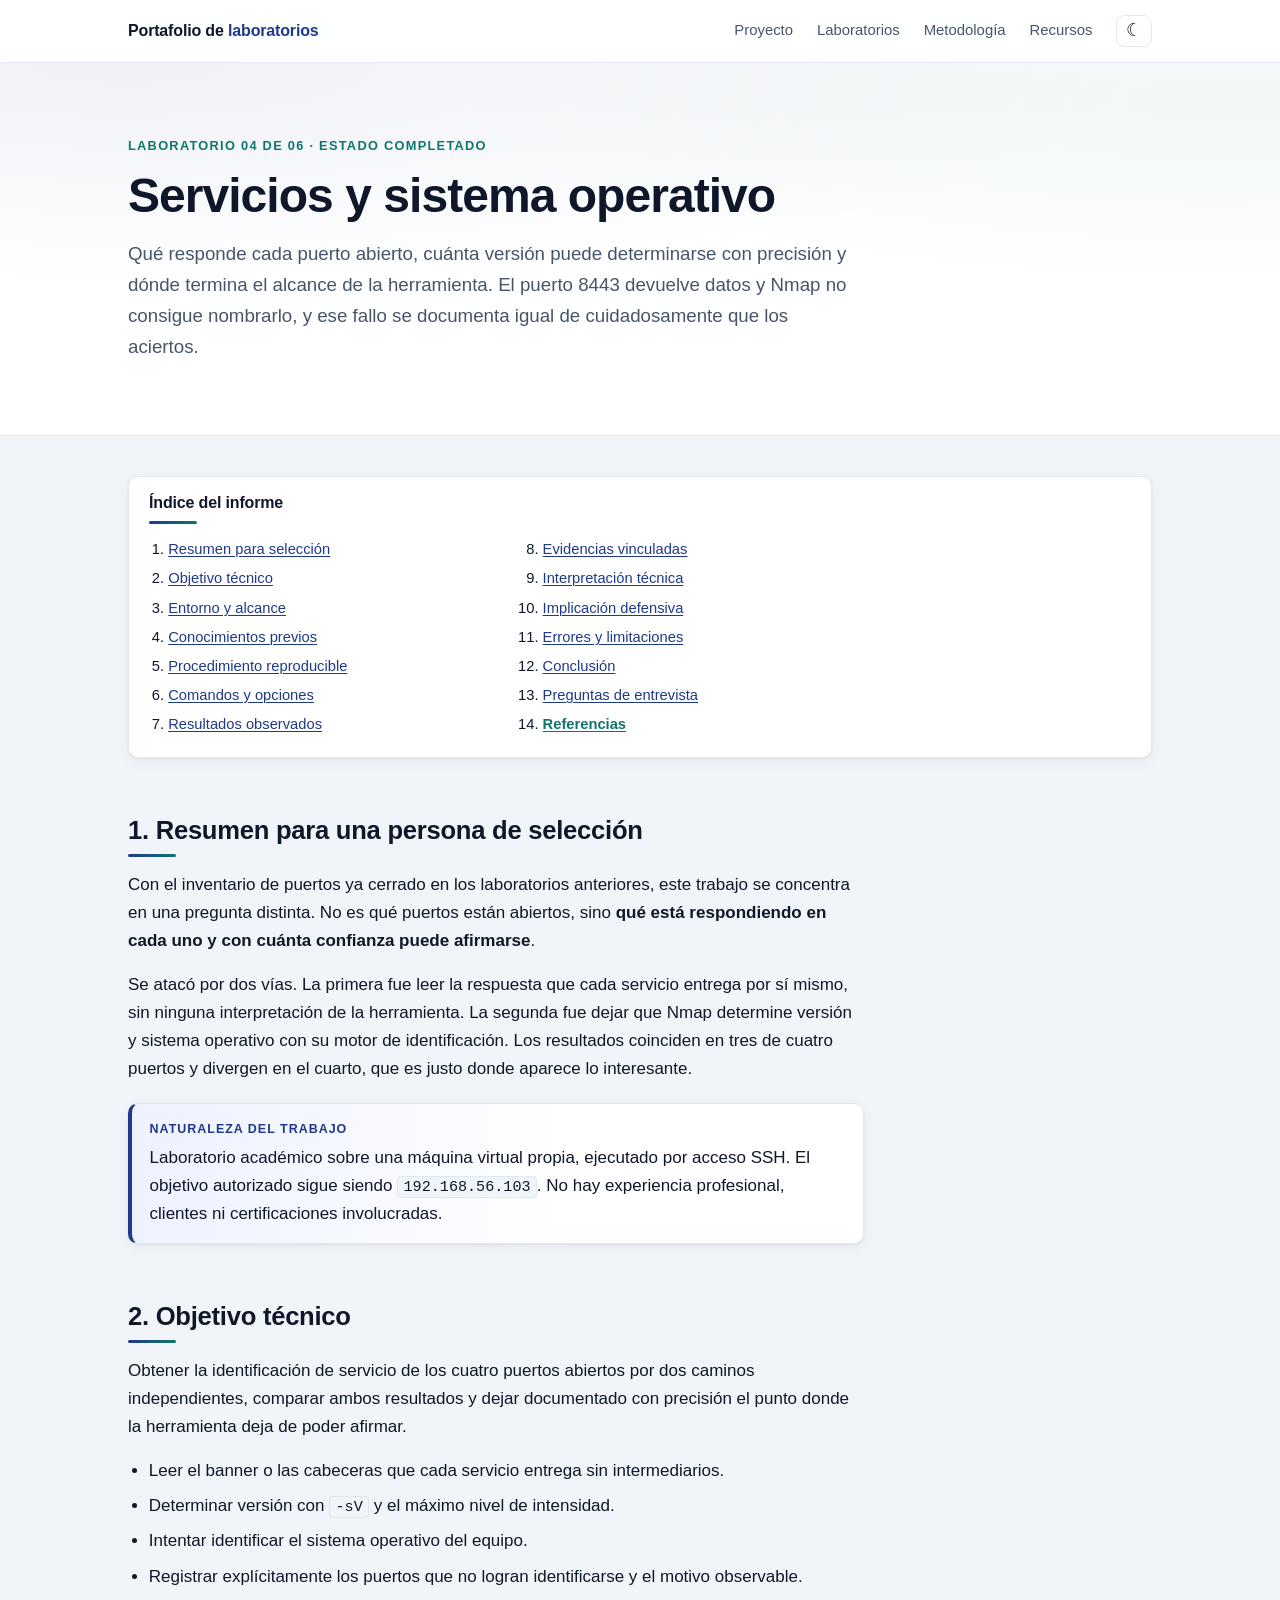
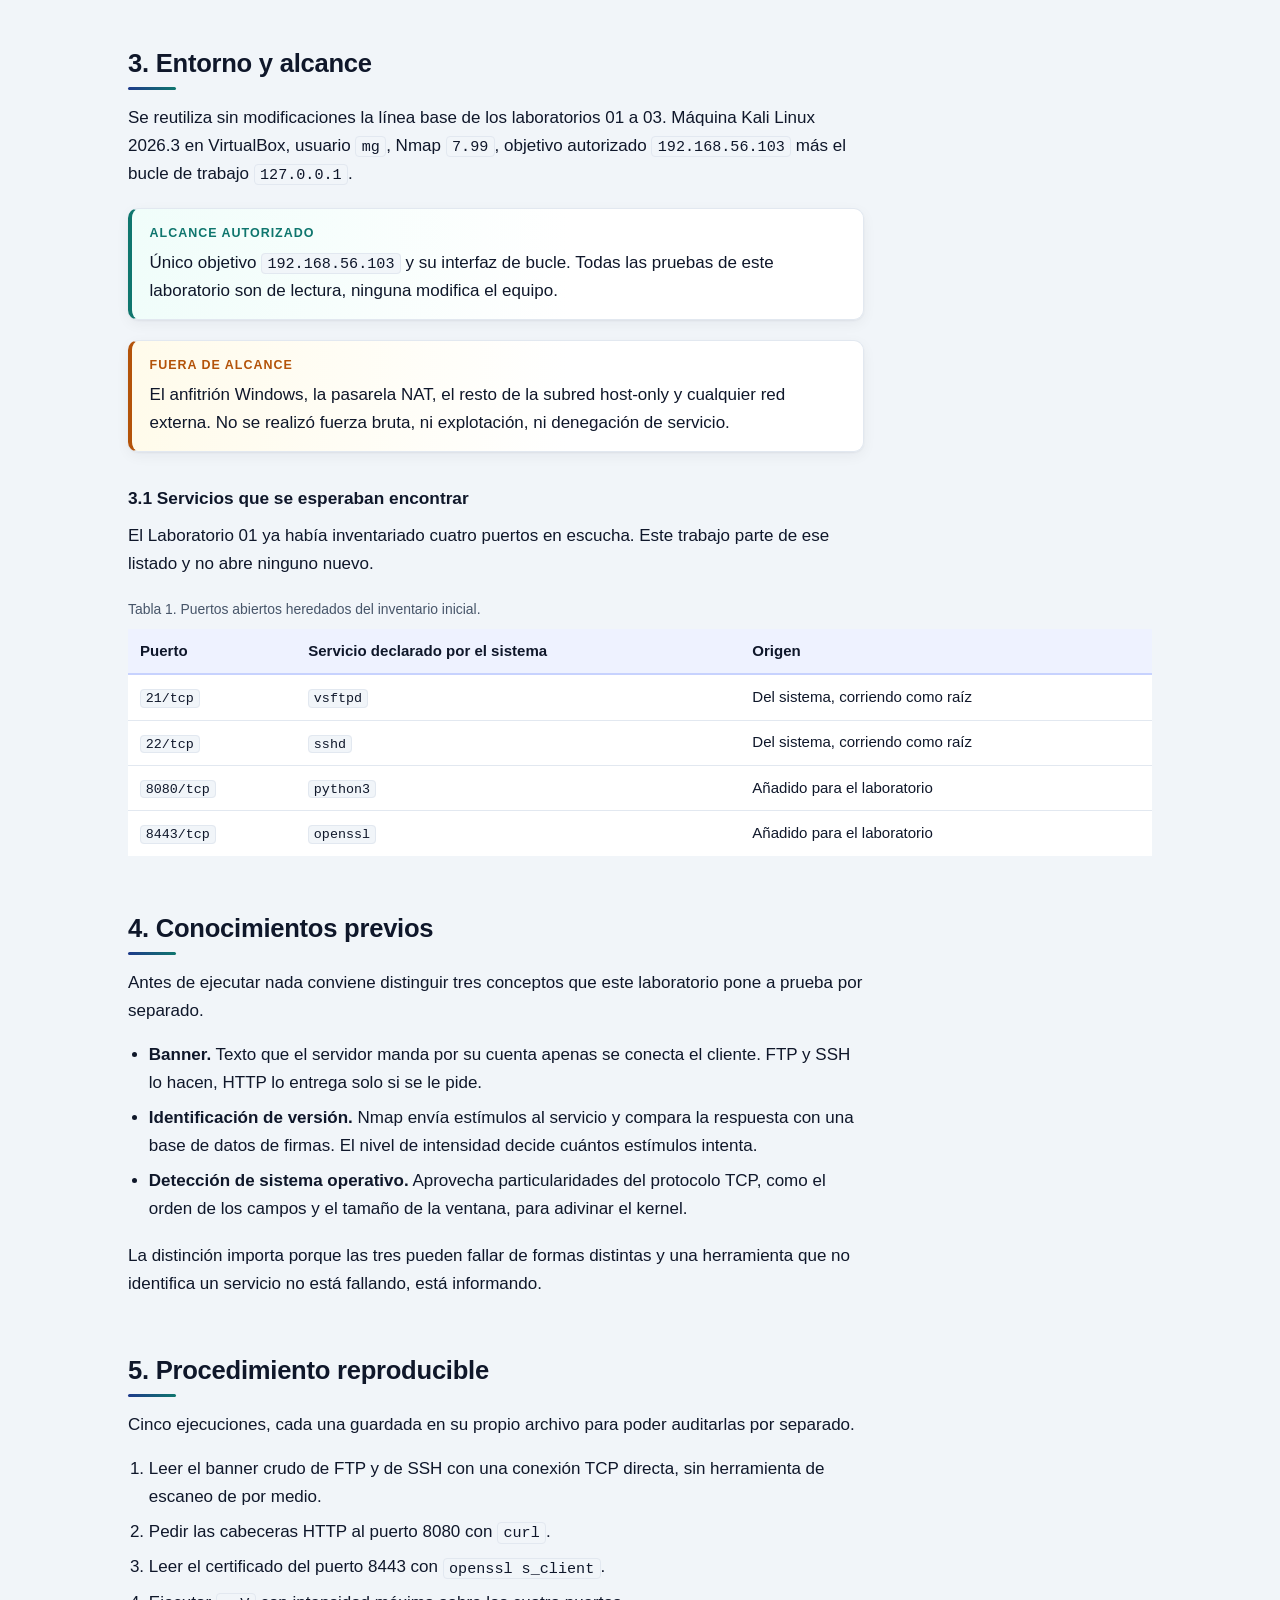
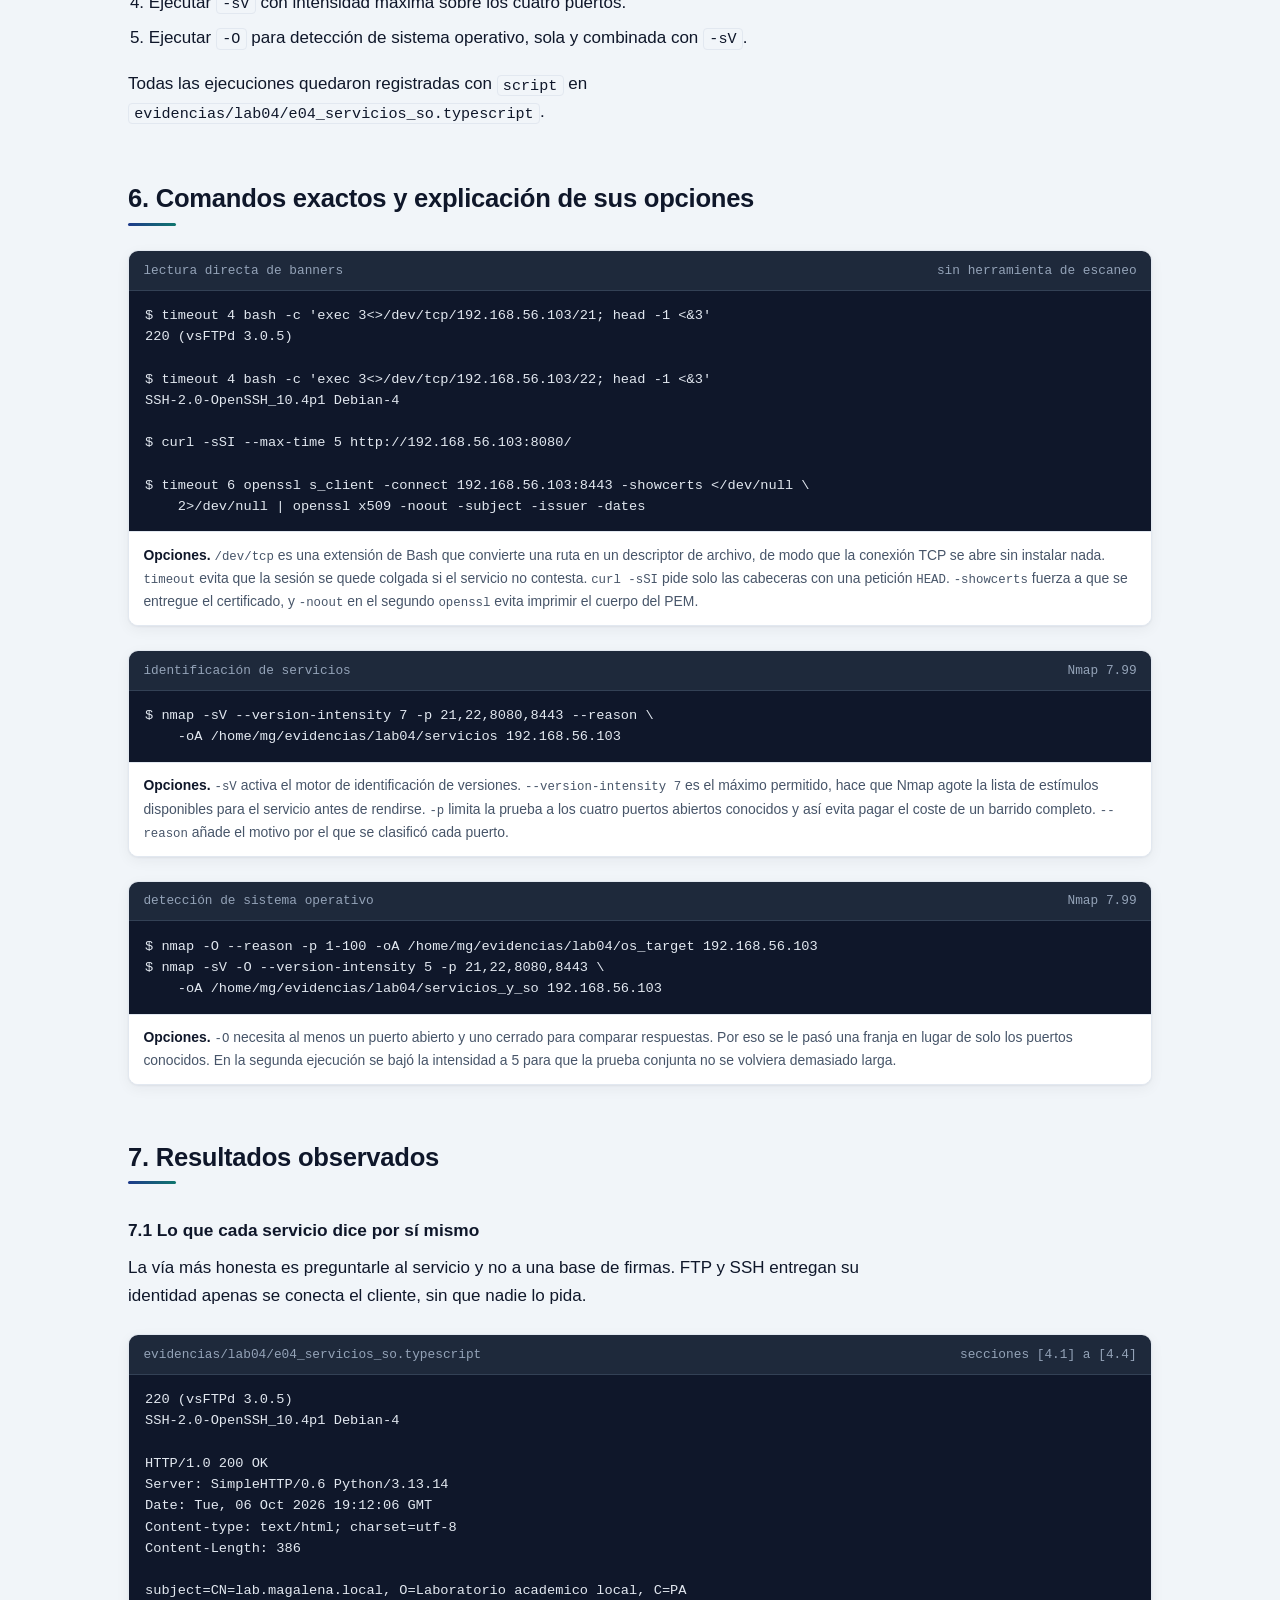
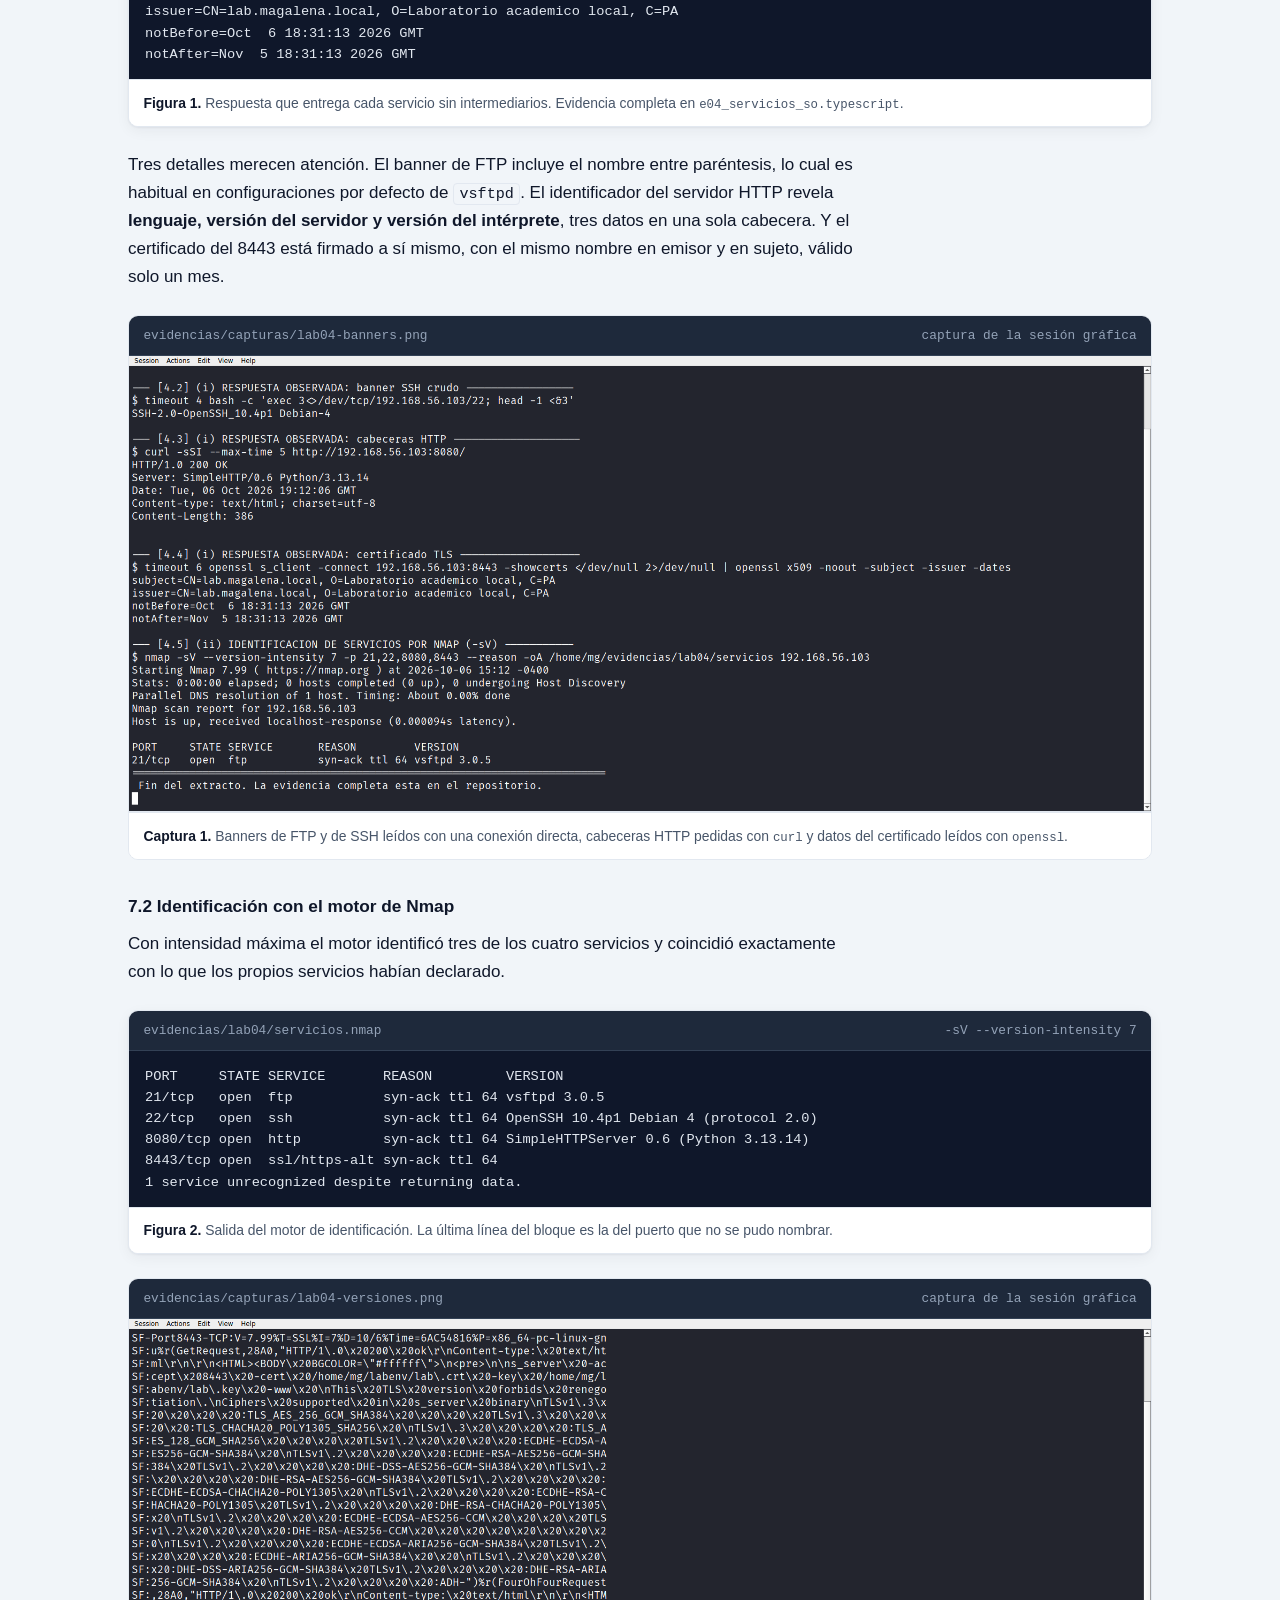
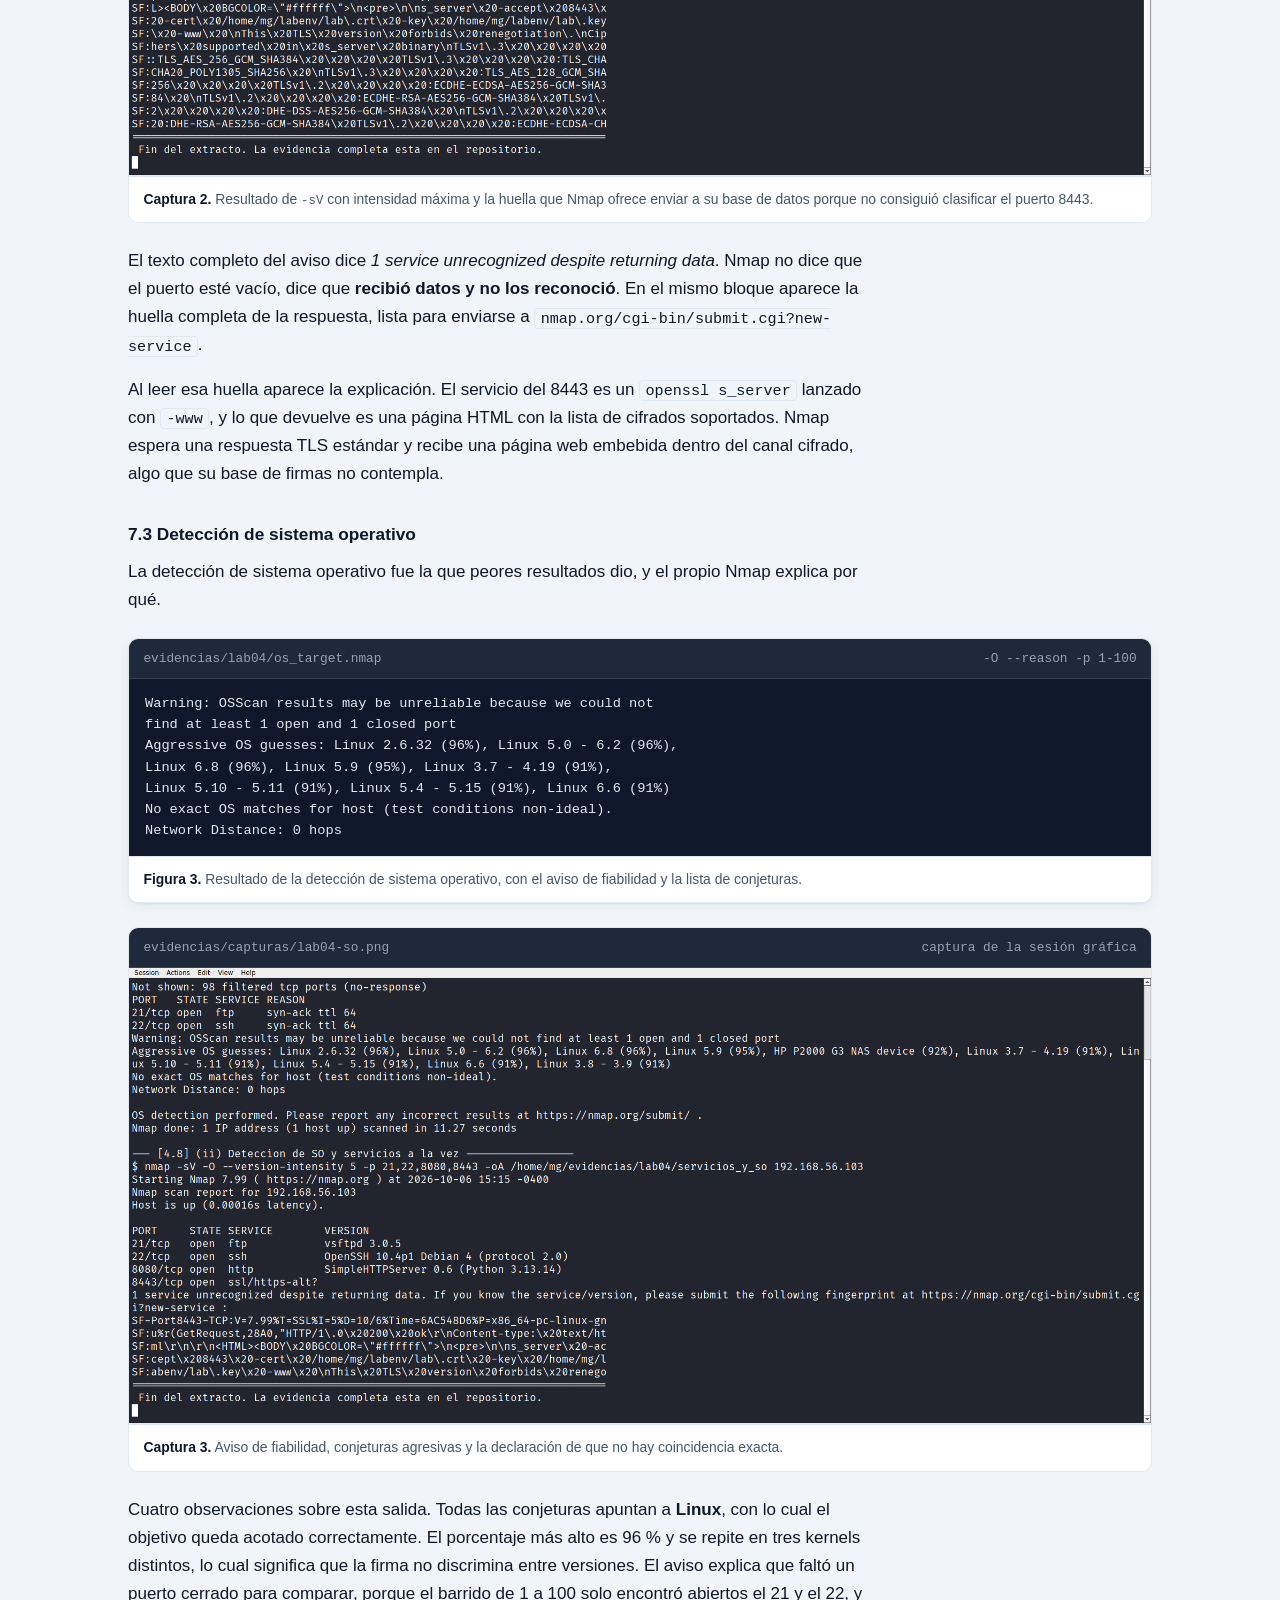
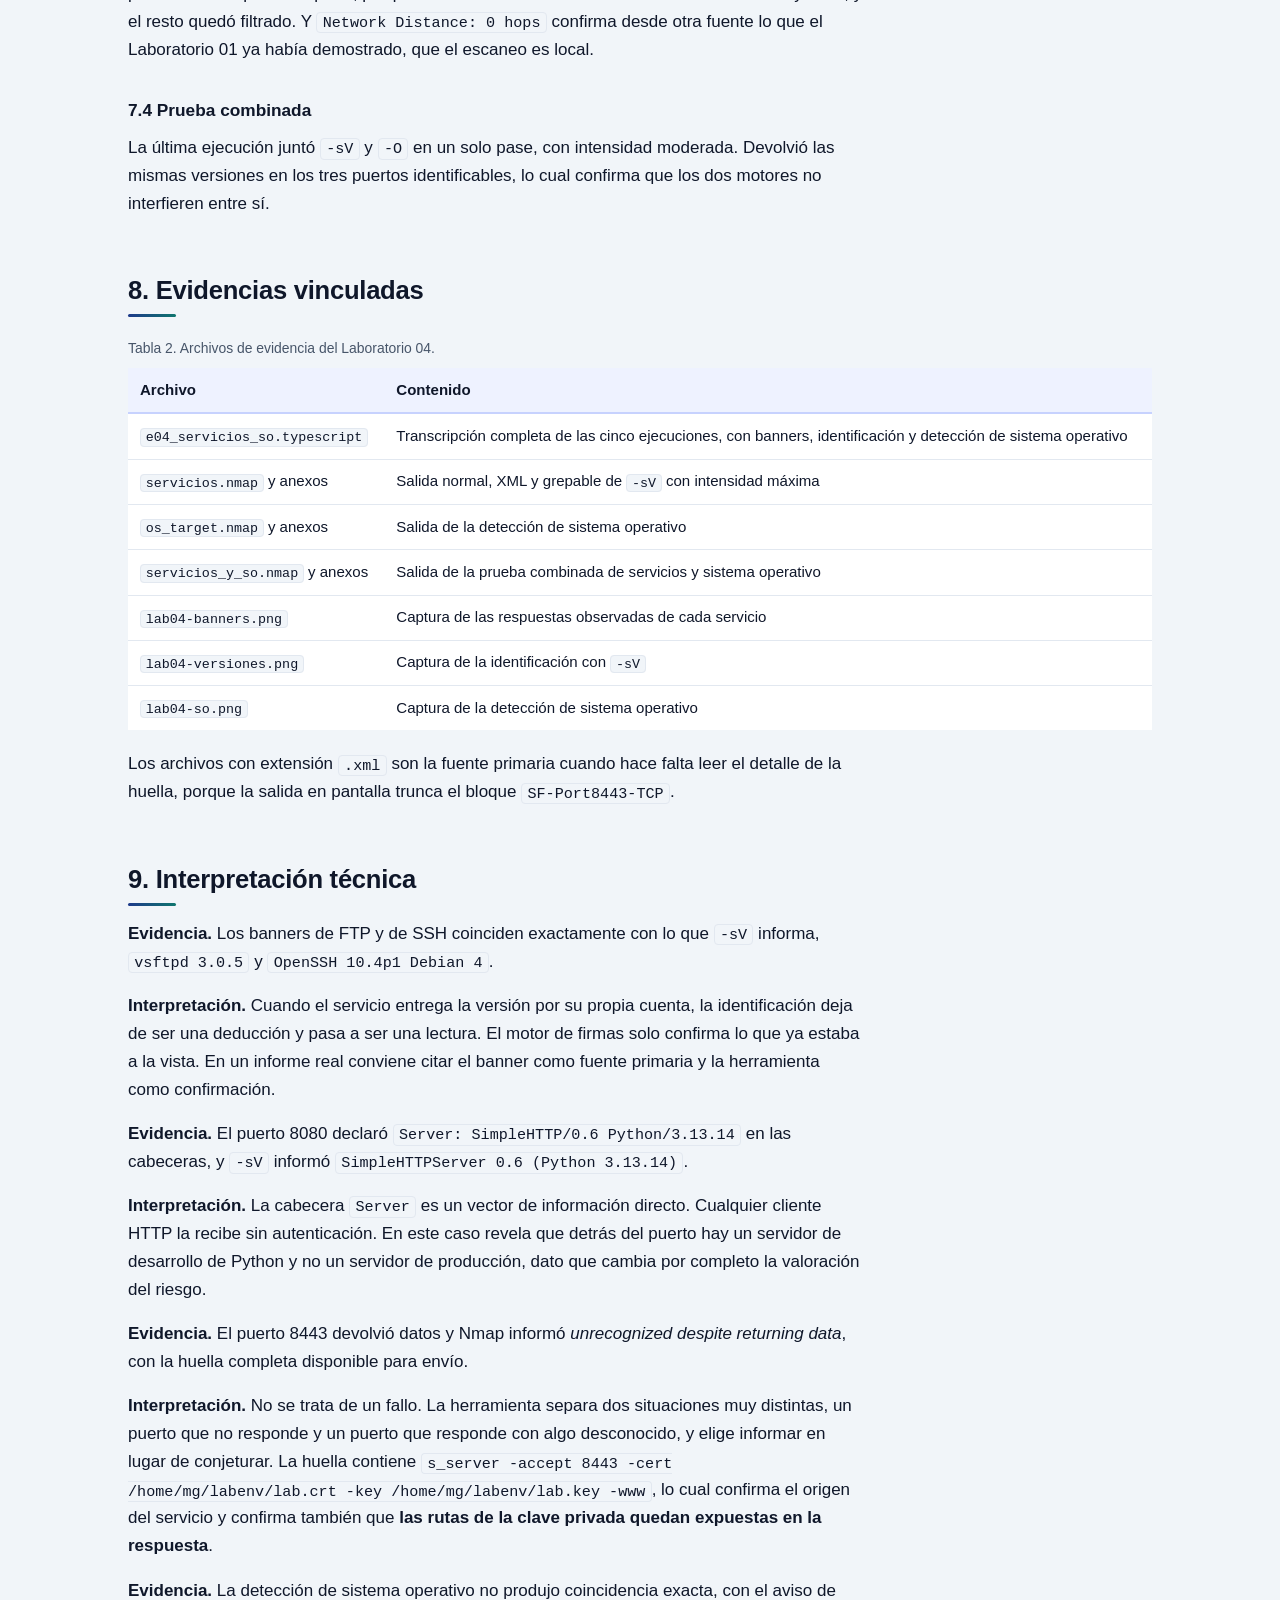
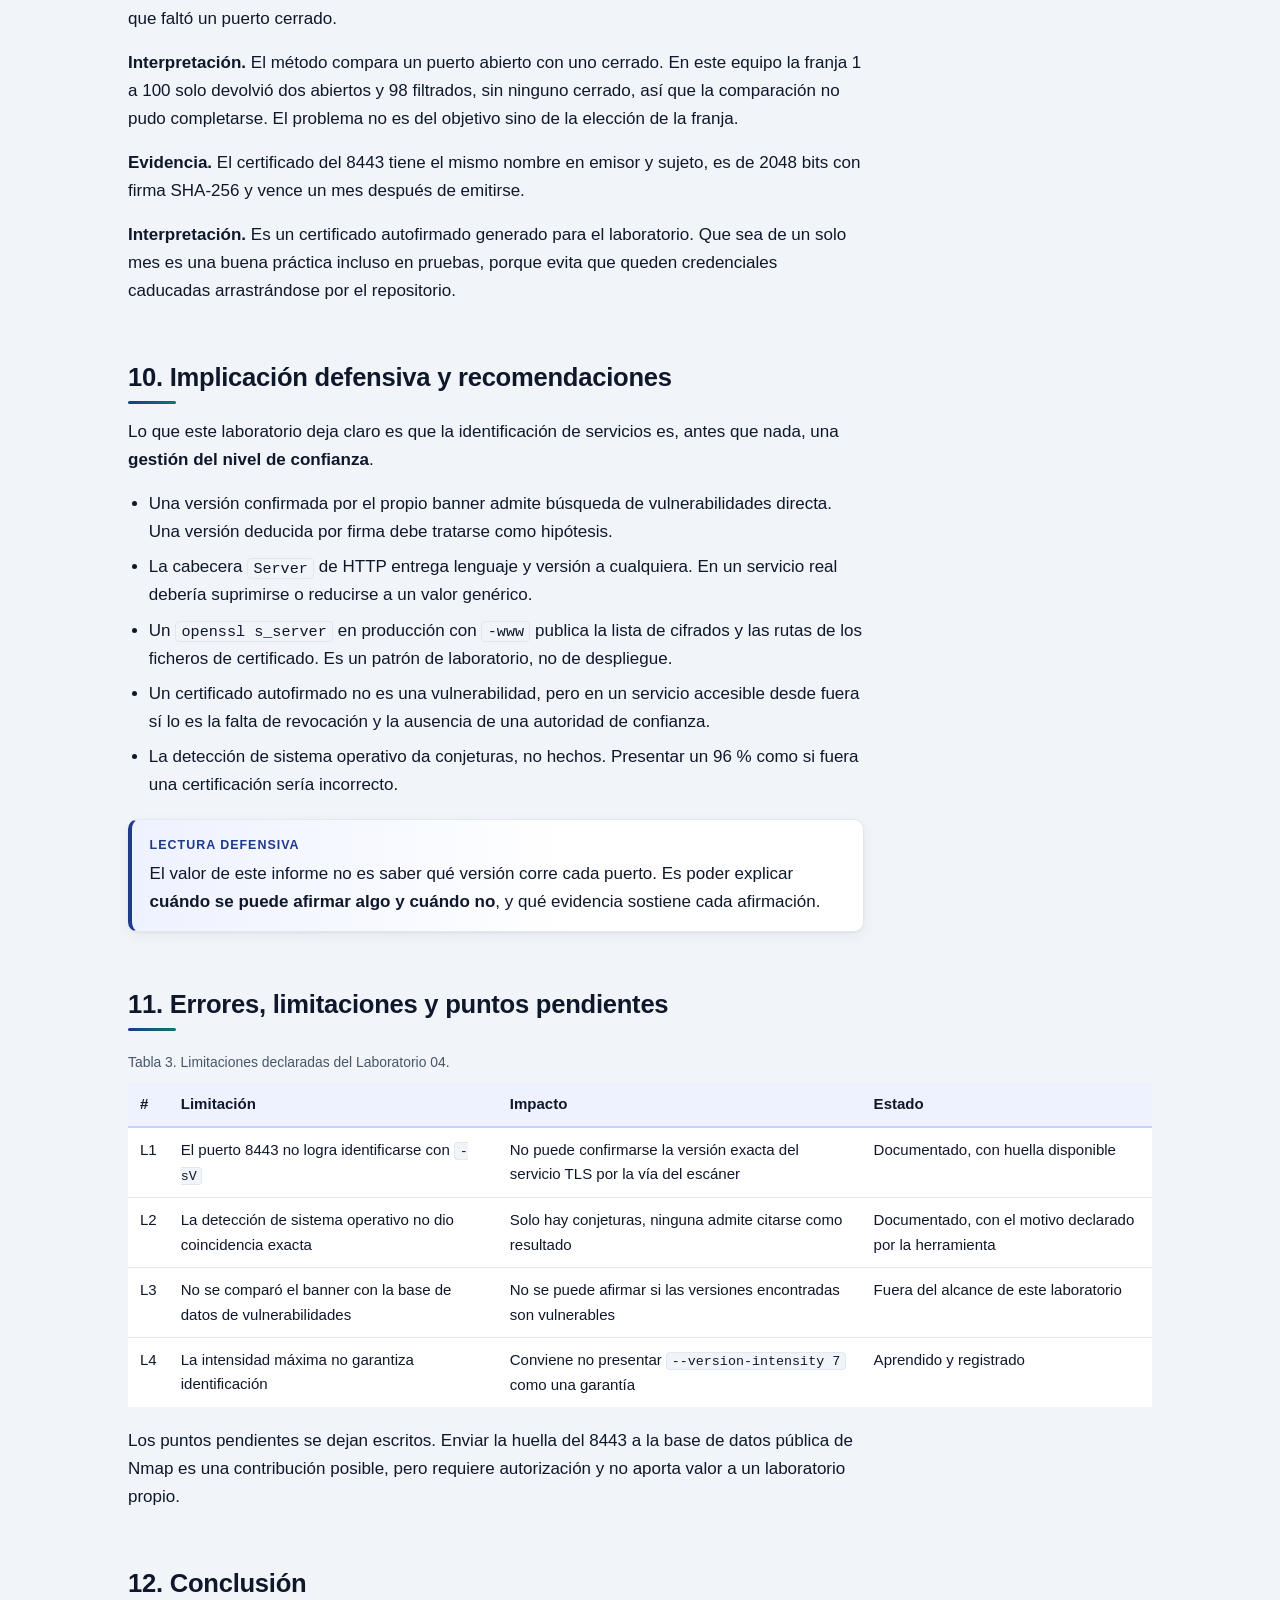
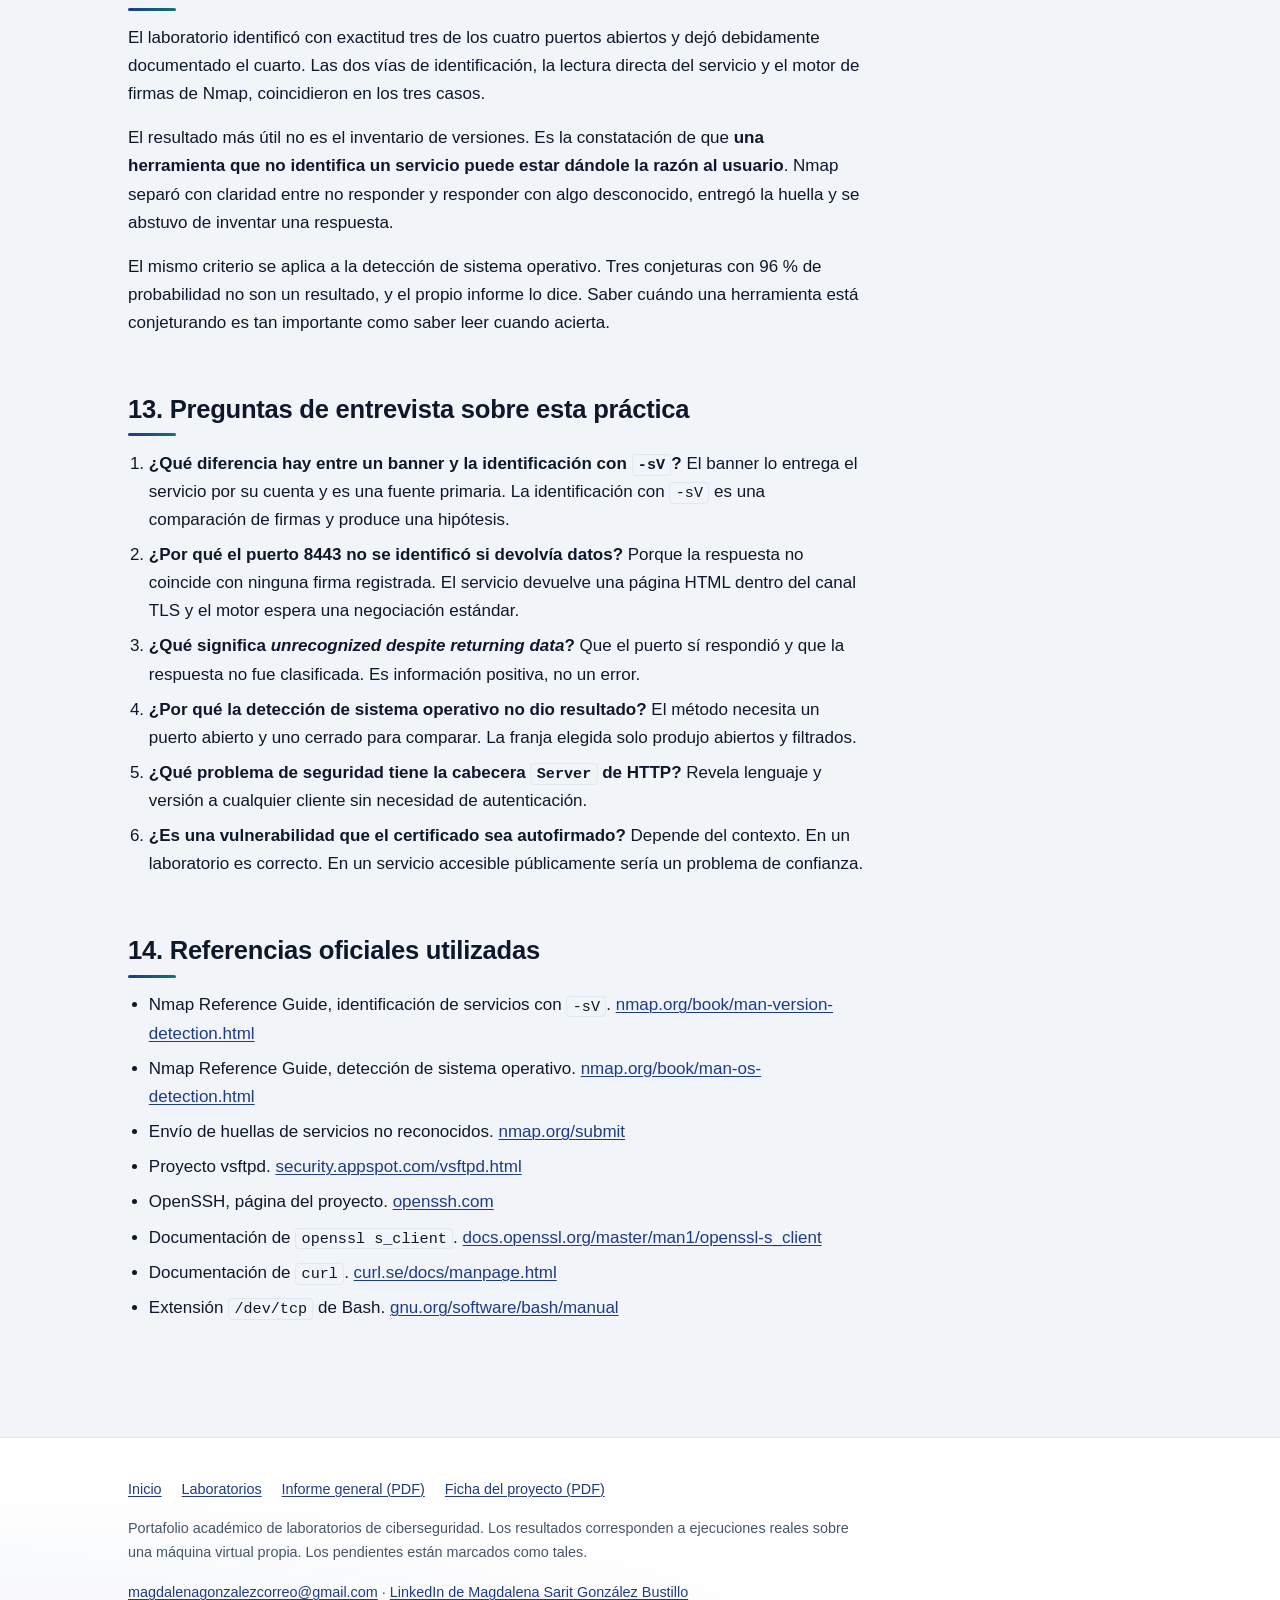
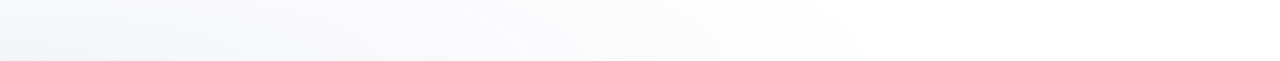
<file: laboratorios/lab-04.html>
<!doctype html>
<html lang="es">
<head>
<meta charset="utf-8">
<meta name="viewport" content="width=device-width, initial-scale=1">
<title>Laboratorio 04 · Servicios y sistema operativo | Portafolio de ciberseguridad</title>
<meta name="description" content="Laboratorio 04: obtención de banners, identificación de versiones con Nmap -sV y detección de sistema operativo, incluyendo el puerto que la herramienta no logra identificar.">
<script>
(function(){try{var t=localStorage.getItem("tema");if(t==="dark"||t==="light")document.documentElement.setAttribute("data-theme",t);}catch(e){}})();
</script>
<link rel="stylesheet" href="../css/style.css">
</head>
<body>
<a class="skip-link" href="#contenido">Saltar al contenido</a>

<header class="site-header">
  <div class="wrap">
    <a class="brand" href="../index.html">Portafolio de <span>laboratorios</span></a>
    <nav class="nav" aria-label="Navegación principal">
      <a href="../index.html#proyecto">Proyecto</a>
      <a href="../index.html#laboratorios">Laboratorios</a>
      <a href="../index.html#metodologia">Metodología</a>
      <a href="../index.html#recursos">Recursos</a>
        <button class="theme-toggle" type="button" aria-label="Cambiar tema">☾</button>
    </nav>
  </div>
</header>

<main id="contenido">

  <div class="hero">
    <div class="wrap">
      <p class="eyebrow">Laboratorio 04 de 06 · Estado completado</p>
      <h1>Servicios y sistema operativo</h1>
      <p class="lede">Qué responde cada puerto abierto, cuánta versión puede determinarse con precisión y dónde termina el alcance de la herramienta. El puerto 8443 devuelve datos y Nmap no consigue nombrarlo, y ese fallo se documenta igual de cuidadosamente que los aciertos.</p>
    </div>
  </div>

  <div class="wrap section">

    <nav class="toc" aria-label="Índice del informe">
      <h2>Índice del informe</h2>
      <ol>
        <li><a href="#s1">Resumen para selección</a></li>
        <li><a href="#s2">Objetivo técnico</a></li>
        <li><a href="#s3">Entorno y alcance</a></li>
        <li><a href="#s4">Conocimientos previos</a></li>
        <li><a href="#s5">Procedimiento reproducible</a></li>
        <li><a href="#s6">Comandos y opciones</a></li>
        <li><a href="#s7">Resultados observados</a></li>
        <li><a href="#s8">Evidencias vinculadas</a></li>
        <li><a href="#s9">Interpretación técnica</a></li>
        <li><a href="#s10">Implicación defensiva</a></li>
        <li><a href="#s11">Errores y limitaciones</a></li>
        <li><a href="#s12">Conclusión</a></li>
        <li><a href="#s13">Preguntas de entrevista</a></li>
        <li><a href="#s14">Referencias</a></li>
      </ol>
    </nav>

<section id="s1">
      <h2>1. Resumen para una persona de selección</h2>
      <p>Con el inventario de puertos ya cerrado en los laboratorios anteriores, este trabajo se concentra en una pregunta distinta. No es qué puertos están abiertos, sino <strong>qué está respondiendo en cada uno y con cuánta confianza puede afirmarse</strong>.</p>
      <p>Se atacó por dos vías. La primera fue leer la respuesta que cada servicio entrega por sí mismo, sin ninguna interpretación de la herramienta. La segunda fue dejar que Nmap determine versión y sistema operativo con su motor de identificación. Los resultados coinciden en tres de cuatro puertos y divergen en el cuarto, que es justo donde aparece lo interesante.</p>
      <div class="note">
        <span class="tag">Naturaleza del trabajo</span>
        <p>Laboratorio académico sobre una máquina virtual propia, ejecutado por acceso SSH. El objetivo autorizado sigue siendo <code>192.168.56.103</code>. No hay experiencia profesional, clientes ni certificaciones involucradas.</p>
      </div>
    </section>

<section id="s2">
      <h2>2. Objetivo técnico</h2>
      <p>Obtener la identificación de servicio de los cuatro puertos abiertos por dos caminos independientes, comparar ambos resultados y dejar documentado con precisión el punto donde la herramienta deja de poder afirmar.</p>
      <ul>
        <li>Leer el banner o las cabeceras que cada servicio entrega sin intermediarios.</li>
        <li>Determinar versión con <code>-sV</code> y el máximo nivel de intensidad.</li>
        <li>Intentar identificar el sistema operativo del equipo.</li>
        <li>Registrar explícitamente los puertos que no logran identificarse y el motivo observable.</li>
      </ul>
    </section>

<section id="s3">
      <h2>3. Entorno y alcance</h2>
      <p>Se reutiliza sin modificaciones la línea base de los laboratorios 01 a 03. Máquina Kali Linux 2026.3 en VirtualBox, usuario <code>mg</code>, Nmap <code>7.99</code>, objetivo autorizado <code>192.168.56.103</code> más el bucle de trabajo <code>127.0.0.1</code>.</p>

      <div class="pending">
        <span class="tag">Alcance autorizado</span>
        <p>Único objetivo <code>192.168.56.103</code> y su interfaz de bucle. Todas las pruebas de este laboratorio son de lectura, ninguna modifica el equipo.</p>
      </div>

      <div class="warn">
        <span class="tag">Fuera de alcance</span>
        <p>El anfitrión Windows, la pasarela NAT, el resto de la subred host-only y cualquier red externa. No se realizó fuerza bruta, ni explotación, ni denegación de servicio.</p>
      </div>

      <h3>3.1 Servicios que se esperaban encontrar</h3>
      <p>El Laboratorio 01 ya había inventariado cuatro puertos en escucha. Este trabajo parte de ese listado y no abre ninguno nuevo.</p>
      <div class="table-scroll">
        <table>
          <caption>Tabla 1. Puertos abiertos heredados del inventario inicial.</caption>
          <thead>
            <tr><th>Puerto</th><th>Servicio declarado por el sistema</th><th>Origen</th></tr>
          </thead>
          <tbody>
            <tr><td><code>21/tcp</code></td><td><code>vsftpd</code></td><td>Del sistema, corriendo como raíz</td></tr>
            <tr><td><code>22/tcp</code></td><td><code>sshd</code></td><td>Del sistema, corriendo como raíz</td></tr>
            <tr><td><code>8080/tcp</code></td><td><code>python3</code></td><td>Añadido para el laboratorio</td></tr>
            <tr><td><code>8443/tcp</code></td><td><code>openssl</code></td><td>Añadido para el laboratorio</td></tr>
          </tbody>
        </table>
      </div>
    </section>

<section id="s4">
      <h2>4. Conocimientos previos</h2>
      <p>Antes de ejecutar nada conviene distinguir tres conceptos que este laboratorio pone a prueba por separado.</p>
      <ul>
        <li><strong>Banner.</strong> Texto que el servidor manda por su cuenta apenas se conecta el cliente. FTP y SSH lo hacen, HTTP lo entrega solo si se le pide.</li>
        <li><strong>Identificación de versión.</strong> Nmap envía estímulos al servicio y compara la respuesta con una base de datos de firmas. El nivel de intensidad decide cuántos estímulos intenta.</li>
        <li><strong>Detección de sistema operativo.</strong> Aprovecha particularidades del protocolo TCP, como el orden de los campos y el tamaño de la ventana, para adivinar el kernel.</li>
      </ul>
      <p>La distinción importa porque las tres pueden fallar de formas distintas y una herramienta que no identifica un servicio no está fallando, está informando.</p>
    </section>

<section id="s5">
      <h2>5. Procedimiento reproducible</h2>
      <p>Cinco ejecuciones, cada una guardada en su propio archivo para poder auditarlas por separado.</p>
      <ol>
        <li>Leer el banner crudo de FTP y de SSH con una conexión TCP directa, sin herramienta de escaneo de por medio.</li>
        <li>Pedir las cabeceras HTTP al puerto 8080 con <code>curl</code>.</li>
        <li>Leer el certificado del puerto 8443 con <code>openssl s_client</code>.</li>
        <li>Ejecutar <code>-sV</code> con intensidad máxima sobre los cuatro puertos.</li>
        <li>Ejecutar <code>-O</code> para detección de sistema operativo, sola y combinada con <code>-sV</code>.</li>
      </ol>
      <p>Todas las ejecuciones quedaron registradas con <code>script</code> en <code>evidencias/lab04/e04_servicios_so.typescript</code>.</p>
    </section>

<section id="s6">
      <h2>6. Comandos exactos y explicación de sus opciones</h2>

      <div class="evidence">
        <div class="evidence-head"><span>lectura directa de banners</span><span>sin herramienta de escaneo</span></div>
        <pre><code>$ timeout 4 bash -c 'exec 3&lt;&gt;/dev/tcp/192.168.56.103/21; head -1 &lt;&amp;3'
220 (vsFTPd 3.0.5)

$ timeout 4 bash -c 'exec 3&lt;&gt;/dev/tcp/192.168.56.103/22; head -1 &lt;&amp;3'
SSH-2.0-OpenSSH_10.4p1 Debian-4

$ curl -sSI --max-time 5 http://192.168.56.103:8080/

$ timeout 6 openssl s_client -connect 192.168.56.103:8443 -showcerts &lt;/dev/null \
    2&gt;/dev/null | openssl x509 -noout -subject -issuer -dates</code></pre>
        <figcaption><strong>Opciones.</strong> <code>/dev/tcp</code> es una extensión de Bash que convierte una ruta en un descriptor de archivo, de modo que la conexión TCP se abre sin instalar nada. <code>timeout</code> evita que la sesión se quede colgada si el servicio no contesta. <code>curl -sSI</code> pide solo las cabeceras con una petición <code>HEAD</code>. <code>-showcerts</code> fuerza a que se entregue el certificado, y <code>-noout</code> en el segundo <code>openssl</code> evita imprimir el cuerpo del PEM.</figcaption>
      </div>

      <div class="evidence">
        <div class="evidence-head"><span>identificación de servicios</span><span>Nmap 7.99</span></div>
        <pre><code>$ nmap -sV --version-intensity 7 -p 21,22,8080,8443 --reason \
    -oA /home/mg/evidencias/lab04/servicios 192.168.56.103</code></pre>
        <figcaption><strong>Opciones.</strong> <code>-sV</code> activa el motor de identificación de versiones. <code>--version-intensity 7</code> es el máximo permitido, hace que Nmap agote la lista de estímulos disponibles para el servicio antes de rendirse. <code>-p</code> limita la prueba a los cuatro puertos abiertos conocidos y así evita pagar el coste de un barrido completo. <code>--reason</code> añade el motivo por el que se clasificó cada puerto.</figcaption>
      </div>

      <div class="evidence">
        <div class="evidence-head"><span>detección de sistema operativo</span><span>Nmap 7.99</span></div>
        <pre><code>$ nmap -O --reason -p 1-100 -oA /home/mg/evidencias/lab04/os_target 192.168.56.103
$ nmap -sV -O --version-intensity 5 -p 21,22,8080,8443 \
    -oA /home/mg/evidencias/lab04/servicios_y_so 192.168.56.103</code></pre>
        <figcaption><strong>Opciones.</strong> <code>-O</code> necesita al menos un puerto abierto y uno cerrado para comparar respuestas. Por eso se le pasó una franja en lugar de solo los puertos conocidos. En la segunda ejecución se bajó la intensidad a 5 para que la prueba conjunta no se volviera demasiado larga.</figcaption>
      </div>
    </section>

<section id="s7">
      <h2>7. Resultados observados</h2>

      <h3>7.1 Lo que cada servicio dice por sí mismo</h3>
      <p>La vía más honesta es preguntarle al servicio y no a una base de firmas. FTP y SSH entregan su identidad apenas se conecta el cliente, sin que nadie lo pida.</p>

      <figure class="evidence">
        <div class="evidence-head">
          <span>evidencias/lab04/e04_servicios_so.typescript</span>
          <span>secciones [4.1] a [4.4]</span>
        </div>
        <pre><code>220 (vsFTPd 3.0.5)
SSH-2.0-OpenSSH_10.4p1 Debian-4

HTTP/1.0 200 OK
Server: SimpleHTTP/0.6 Python/3.13.14
Date: Tue, 06 Oct 2026 19:12:06 GMT
Content-type: text/html; charset=utf-8
Content-Length: 386

subject=CN=lab.magalena.local, O=Laboratorio academico local, C=PA
issuer=CN=lab.magalena.local, O=Laboratorio academico local, C=PA
notBefore=Oct  6 18:31:13 2026 GMT
notAfter=Nov  5 18:31:13 2026 GMT</code></pre>
        <figcaption><strong>Figura 1.</strong> Respuesta que entrega cada servicio sin intermediarios. Evidencia completa en <code>e04_servicios_so.typescript</code>.</figcaption>
      </figure>

      <p>Tres detalles merecen atención. El banner de FTP incluye el nombre entre paréntesis, lo cual es habitual en configuraciones por defecto de <code>vsftpd</code>. El identificador del servidor HTTP revela <strong>lenguaje, versión del servidor y versión del intérprete</strong>, tres datos en una sola cabecera. Y el certificado del 8443 está firmado a sí mismo, con el mismo nombre en emisor y en sujeto, válido solo un mes.</p>

      <figure class="captura">
        <div class="evidence-head">
          <span>evidencias/capturas/lab04-banners.png</span>
          <span>captura de la sesión gráfica</span>
        </div>
        <img src="../evidencias/capturas/lab04-banners.png" alt="Pantalla con las respuestas observadas de cada servicio">
        <figcaption><strong>Captura 1.</strong> Banners de FTP y de SSH leídos con una conexión directa, cabeceras HTTP pedidas con <code>curl</code> y datos del certificado leídos con <code>openssl</code>.</figcaption>
      </figure>

      <h3>7.2 Identificación con el motor de Nmap</h3>
      <p>Con intensidad máxima el motor identificó tres de los cuatro servicios y coincidió exactamente con lo que los propios servicios habían declarado.</p>

      <figure class="evidence">
        <div class="evidence-head">
          <span>evidencias/lab04/servicios.nmap</span>
          <span>-sV --version-intensity 7</span>
        </div>
        <pre><code>PORT     STATE SERVICE       REASON         VERSION
21/tcp   open  ftp           syn-ack ttl 64 vsftpd 3.0.5
22/tcp   open  ssh           syn-ack ttl 64 OpenSSH 10.4p1 Debian 4 (protocol 2.0)
8080/tcp open  http          syn-ack ttl 64 SimpleHTTPServer 0.6 (Python 3.13.14)
8443/tcp open  ssl/https-alt syn-ack ttl 64
1 service unrecognized despite returning data.</code></pre>
        <figcaption><strong>Figura 2.</strong> Salida del motor de identificación. La última línea del bloque es la del puerto que no se pudo nombrar.</figcaption>
      </figure>

      <figure class="captura">
        <div class="evidence-head">
          <span>evidencias/capturas/lab04-versiones.png</span>
          <span>captura de la sesión gráfica</span>
        </div>
        <img src="../evidencias/capturas/lab04-versiones.png" alt="Pantalla con la identificacion de servicios con -sV">
        <figcaption><strong>Captura 2.</strong> Resultado de <code>-sV</code> con intensidad máxima y la huella que Nmap ofrece enviar a su base de datos porque no consiguió clasificar el puerto 8443.</figcaption>
      </figure>

      <p>El texto completo del aviso dice <em>1 service unrecognized despite returning data</em>. Nmap no dice que el puerto esté vacío, dice que <strong>recibió datos y no los reconoció</strong>. En el mismo bloque aparece la huella completa de la respuesta, lista para enviarse a <code>nmap.org/cgi-bin/submit.cgi?new-service</code>.</p>

      <p>Al leer esa huella aparece la explicación. El servicio del 8443 es un <code>openssl s_server</code> lanzado con <code>-www</code>, y lo que devuelve es una página HTML con la lista de cifrados soportados. Nmap espera una respuesta TLS estándar y recibe una página web embebida dentro del canal cifrado, algo que su base de firmas no contempla.</p>

      <h3>7.3 Detección de sistema operativo</h3>
      <p>La detección de sistema operativo fue la que peores resultados dio, y el propio Nmap explica por qué.</p>

      <figure class="evidence">
        <div class="evidence-head">
          <span>evidencias/lab04/os_target.nmap</span>
          <span>-O --reason -p 1-100</span>
        </div>
        <pre><code>Warning: OSScan results may be unreliable because we could not
find at least 1 open and 1 closed port
Aggressive OS guesses: Linux 2.6.32 (96%), Linux 5.0 - 6.2 (96%),
Linux 6.8 (96%), Linux 5.9 (95%), Linux 3.7 - 4.19 (91%),
Linux 5.10 - 5.11 (91%), Linux 5.4 - 5.15 (91%), Linux 6.6 (91%)
No exact OS matches for host (test conditions non-ideal).
Network Distance: 0 hops</code></pre>
        <figcaption><strong>Figura 3.</strong> Resultado de la detección de sistema operativo, con el aviso de fiabilidad y la lista de conjeturas.</figcaption>
      </figure>

      <figure class="captura">
        <div class="evidence-head">
          <span>evidencias/capturas/lab04-so.png</span>
          <span>captura de la sesión gráfica</span>
        </div>
        <img src="../evidencias/capturas/lab04-so.png" alt="Pantalla con la deteccion de sistema operativo">
        <figcaption><strong>Captura 3.</strong> Aviso de fiabilidad, conjeturas agresivas y la declaración de que no hay coincidencia exacta.</figcaption>
      </figure>

      <p>Cuatro observaciones sobre esta salida. Todas las conjeturas apuntan a <strong>Linux</strong>, con lo cual el objetivo queda acotado correctamente. El porcentaje más alto es 96 % y se repite en tres kernels distintos, lo cual significa que la firma no discrimina entre versiones. El aviso explica que faltó un puerto cerrado para comparar, porque el barrido de 1 a 100 solo encontró abiertos el 21 y el 22, y el resto quedó filtrado. Y <code>Network Distance: 0 hops</code> confirma desde otra fuente lo que el Laboratorio 01 ya había demostrado, que el escaneo es local.</p>

      <h3>7.4 Prueba combinada</h3>
      <p>La última ejecución juntó <code>-sV</code> y <code>-O</code> en un solo pase, con intensidad moderada. Devolvió las mismas versiones en los tres puertos identificables, lo cual confirma que los dos motores no interfieren entre sí.</p>
    </section>

<section id="s8">
      <h2>8. Evidencias vinculadas</h2>
      <div class="table-scroll">
        <table>
          <caption>Tabla 2. Archivos de evidencia del Laboratorio 04.</caption>
          <thead>
            <tr><th>Archivo</th><th>Contenido</th></tr>
          </thead>
          <tbody>
            <tr><td><code>e04_servicios_so.typescript</code></td><td>Transcripción completa de las cinco ejecuciones, con banners, identificación y detección de sistema operativo</td></tr>
            <tr><td><code>servicios.nmap</code> y anexos</td><td>Salida normal, XML y grepable de <code>-sV</code> con intensidad máxima</td></tr>
            <tr><td><code>os_target.nmap</code> y anexos</td><td>Salida de la detección de sistema operativo</td></tr>
            <tr><td><code>servicios_y_so.nmap</code> y anexos</td><td>Salida de la prueba combinada de servicios y sistema operativo</td></tr>
            <tr><td><code>lab04-banners.png</code></td><td>Captura de las respuestas observadas de cada servicio</td></tr>
            <tr><td><code>lab04-versiones.png</code></td><td>Captura de la identificación con <code>-sV</code></td></tr>
            <tr><td><code>lab04-so.png</code></td><td>Captura de la detección de sistema operativo</td></tr>
          </tbody>
        </table>
      </div>
      <p>Los archivos con extensión <code>.xml</code> son la fuente primaria cuando hace falta leer el detalle de la huella, porque la salida en pantalla trunca el bloque <code>SF-Port8443-TCP</code>.</p>
    </section>

<section id="s9">
      <h2>9. Interpretación técnica</h2>

      <p><strong>Evidencia.</strong> Los banners de FTP y de SSH coinciden exactamente con lo que <code>-sV</code> informa, <code>vsftpd 3.0.5</code> y <code>OpenSSH 10.4p1 Debian 4</code>.</p>
      <p><strong>Interpretación.</strong> Cuando el servicio entrega la versión por su propia cuenta, la identificación deja de ser una deducción y pasa a ser una lectura. El motor de firmas solo confirma lo que ya estaba a la vista. En un informe real conviene citar el banner como fuente primaria y la herramienta como confirmación.</p>

      <p><strong>Evidencia.</strong> El puerto 8080 declaró <code>Server: SimpleHTTP/0.6 Python/3.13.14</code> en las cabeceras, y <code>-sV</code> informó <code>SimpleHTTPServer 0.6 (Python 3.13.14)</code>.</p>
      <p><strong>Interpretación.</strong> La cabecera <code>Server</code> es un vector de información directo. Cualquier cliente HTTP la recibe sin autenticación. En este caso revela que detrás del puerto hay un servidor de desarrollo de Python y no un servidor de producción, dato que cambia por completo la valoración del riesgo.</p>

      <p><strong>Evidencia.</strong> El puerto 8443 devolvió datos y Nmap informó <em>unrecognized despite returning data</em>, con la huella completa disponible para envío.</p>
      <p><strong>Interpretación.</strong> No se trata de un fallo. La herramienta separa dos situaciones muy distintas, un puerto que no responde y un puerto que responde con algo desconocido, y elige informar en lugar de conjeturar. La huella contiene <code>s_server -accept 8443 -cert /home/mg/labenv/lab.crt -key /home/mg/labenv/lab.key -www</code>, lo cual confirma el origen del servicio y confirma también que <strong>las rutas de la clave privada quedan expuestas en la respuesta</strong>.</p>

      <p><strong>Evidencia.</strong> La detección de sistema operativo no produjo coincidencia exacta, con el aviso de que faltó un puerto cerrado.</p>
      <p><strong>Interpretación.</strong> El método compara un puerto abierto con uno cerrado. En este equipo la franja 1 a 100 solo devolvió dos abiertos y 98 filtrados, sin ninguno cerrado, así que la comparación no pudo completarse. El problema no es del objetivo sino de la elección de la franja.</p>

      <p><strong>Evidencia.</strong> El certificado del 8443 tiene el mismo nombre en emisor y sujeto, es de 2048 bits con firma SHA-256 y vence un mes después de emitirse.</p>
      <p><strong>Interpretación.</strong> Es un certificado autofirmado generado para el laboratorio. Que sea de un solo mes es una buena práctica incluso en pruebas, porque evita que queden credenciales caducadas arrastrándose por el repositorio.</p>
    </section>

<section id="s10">
      <h2>10. Implicación defensiva y recomendaciones</h2>
      <p>Lo que este laboratorio deja claro es que la identificación de servicios es, antes que nada, una <strong>gestión del nivel de confianza</strong>.</p>
      <ul>
        <li>Una versión confirmada por el propio banner admite búsqueda de vulnerabilidades directa. Una versión deducida por firma debe tratarse como hipótesis.</li>
        <li>La cabecera <code>Server</code> de HTTP entrega lenguaje y versión a cualquiera. En un servicio real debería suprimirse o reducirse a un valor genérico.</li>
        <li>Un <code>openssl s_server</code> en producción con <code>-www</code> publica la lista de cifrados y las rutas de los ficheros de certificado. Es un patrón de laboratorio, no de despliegue.</li>
        <li>Un certificado autofirmado no es una vulnerabilidad, pero en un servicio accesible desde fuera sí lo es la falta de revocación y la ausencia de una autoridad de confianza.</li>
        <li>La detección de sistema operativo da conjeturas, no hechos. Presentar un 96 % como si fuera una certificación sería incorrecto.</li>
      </ul>
      <div class="note">
        <span class="tag">Lectura defensiva</span>
        <p>El valor de este informe no es saber qué versión corre cada puerto. Es poder explicar <strong>cuándo se puede afirmar algo y cuándo no</strong>, y qué evidencia sostiene cada afirmación.</p>
      </div>
    </section>

<section id="s11">
      <h2>11. Errores, limitaciones y puntos pendientes</h2>
      <div class="table-scroll">
        <table>
          <caption>Tabla 3. Limitaciones declaradas del Laboratorio 04.</caption>
          <thead>
            <tr><th>#</th><th>Limitación</th><th>Impacto</th><th>Estado</th></tr>
          </thead>
          <tbody>
            <tr>
              <td>L1</td>
              <td>El puerto 8443 no logra identificarse con <code>-sV</code></td>
              <td>No puede confirmarse la versión exacta del servicio TLS por la vía del escáner</td>
              <td>Documentado, con huella disponible</td>
            </tr>
            <tr>
              <td>L2</td>
              <td>La detección de sistema operativo no dio coincidencia exacta</td>
              <td>Solo hay conjeturas, ninguna admite citarse como resultado</td>
              <td>Documentado, con el motivo declarado por la herramienta</td>
            </tr>
            <tr>
              <td>L3</td>
              <td>No se comparó el banner con la base de datos de vulnerabilidades</td>
              <td>No se puede afirmar si las versiones encontradas son vulnerables</td>
              <td>Fuera del alcance de este laboratorio</td>
            </tr>
            <tr>
              <td>L4</td>
              <td>La intensidad máxima no garantiza identificación</td>
              <td>Conviene no presentar <code>--version-intensity 7</code> como una garantía</td>
              <td>Aprendido y registrado</td>
            </tr>
          </tbody>
        </table>
      </div>
      <p>Los puntos pendientes se dejan escritos. Enviar la huella del 8443 a la base de datos pública de Nmap es una contribución posible, pero requiere autorización y no aporta valor a un laboratorio propio.</p>
    </section>

<section id="s12">
      <h2>12. Conclusión</h2>
      <p>El laboratorio identificó con exactitud tres de los cuatro puertos abiertos y dejó debidamente documentado el cuarto. Las dos vías de identificación, la lectura directa del servicio y el motor de firmas de Nmap, coincidieron en los tres casos.</p>
      <p>El resultado más útil no es el inventario de versiones. Es la constatación de que <strong>una herramienta que no identifica un servicio puede estar dándole la razón al usuario</strong>. Nmap separó con claridad entre no responder y responder con algo desconocido, entregó la huella y se abstuvo de inventar una respuesta.</p>
      <p>El mismo criterio se aplica a la detección de sistema operativo. Tres conjeturas con 96 % de probabilidad no son un resultado, y el propio informe lo dice. Saber cuándo una herramienta está conjeturando es tan importante como saber leer cuando acierta.</p>
    </section>

<section id="s13">
      <h2>13. Preguntas de entrevista sobre esta práctica</h2>
      <ol>
        <li><strong>¿Qué diferencia hay entre un banner y la identificación con <code>-sV</code>?</strong> El banner lo entrega el servicio por su cuenta y es una fuente primaria. La identificación con <code>-sV</code> es una comparación de firmas y produce una hipótesis.</li>
        <li><strong>¿Por qué el puerto 8443 no se identificó si devolvía datos?</strong> Porque la respuesta no coincide con ninguna firma registrada. El servicio devuelve una página HTML dentro del canal TLS y el motor espera una negociación estándar.</li>
        <li><strong>¿Qué significa <em>unrecognized despite returning data</em>?</strong> Que el puerto sí respondió y que la respuesta no fue clasificada. Es información positiva, no un error.</li>
        <li><strong>¿Por qué la detección de sistema operativo no dio resultado?</strong> El método necesita un puerto abierto y uno cerrado para comparar. La franja elegida solo produjo abiertos y filtrados.</li>
        <li><strong>¿Qué problema de seguridad tiene la cabecera <code>Server</code> de HTTP?</strong> Revela lenguaje y versión a cualquier cliente sin necesidad de autenticación.</li>
        <li><strong>¿Es una vulnerabilidad que el certificado sea autofirmado?</strong> Depende del contexto. En un laboratorio es correcto. En un servicio accesible públicamente sería un problema de confianza.</li>
      </ol>
    </section>

<section id="s14">
      <h2>14. Referencias oficiales utilizadas</h2>
      <ul>
        <li>Nmap Reference Guide, identificación de servicios con <code>-sV</code>. <a href="https://nmap.org/book/man-version-detection.html">nmap.org/book/man-version-detection.html</a></li>
        <li>Nmap Reference Guide, detección de sistema operativo. <a href="https://nmap.org/book/man-os-detection.html">nmap.org/book/man-os-detection.html</a></li>
        <li>Envío de huellas de servicios no reconocidos. <a href="https://nmap.org/submit/">nmap.org/submit</a></li>
        <li>Proyecto vsftpd. <a href="https://security.appspot.com/vsftpd.html">security.appspot.com/vsftpd.html</a></li>
        <li>OpenSSH, página del proyecto. <a href="https://www.openssh.com/">openssh.com</a></li>
        <li>Documentación de <code>openssl s_client</code>. <a href="https://docs.openssl.org/master/man1/openssl-s_client/">docs.openssl.org/master/man1/openssl-s_client</a></li>
        <li>Documentación de <code>curl</code>. <a href="https://curl.se/docs/manpage.html">curl.se/docs/manpage.html</a></li>
        <li>Extensión <code>/dev/tcp</code> de Bash. <a href="https://www.gnu.org/software/bash/manual/html_node/Redirections.html">gnu.org/software/bash/manual</a></li>
      </ul>
    </section>

  </div>
</main>

<footer class="site-footer">
  <div class="wrap">
    <nav aria-label="Enlaces del pie">
      <a href="../index.html">Inicio</a>
      <a href="../index.html#laboratorios">Laboratorios</a>
      <a href="../pdf/informe-general.pdf">Informe general (PDF)</a>
      <a href="../pdf/ficha-proyecto.pdf">Ficha del proyecto (PDF)</a>
    </nav>
    <p>Portafolio académico de laboratorios de ciberseguridad. Los resultados corresponden a ejecuciones reales sobre una máquina virtual propia. Los pendientes están marcados como tales.</p>
    <p><a href="mailto:magdalenagonzalezcorreo@gmail.com">magdalenagonzalezcorreo@gmail.com</a> · <a href="https://www.linkedin.com/in/magdalenagonzalezpanama/?locale=es">LinkedIn de Magdalena Sarit González Bustillo</a></p>
  </div>
</footer>

<script src="../js/main.js" defer></script>
</body>
</html>
</file>
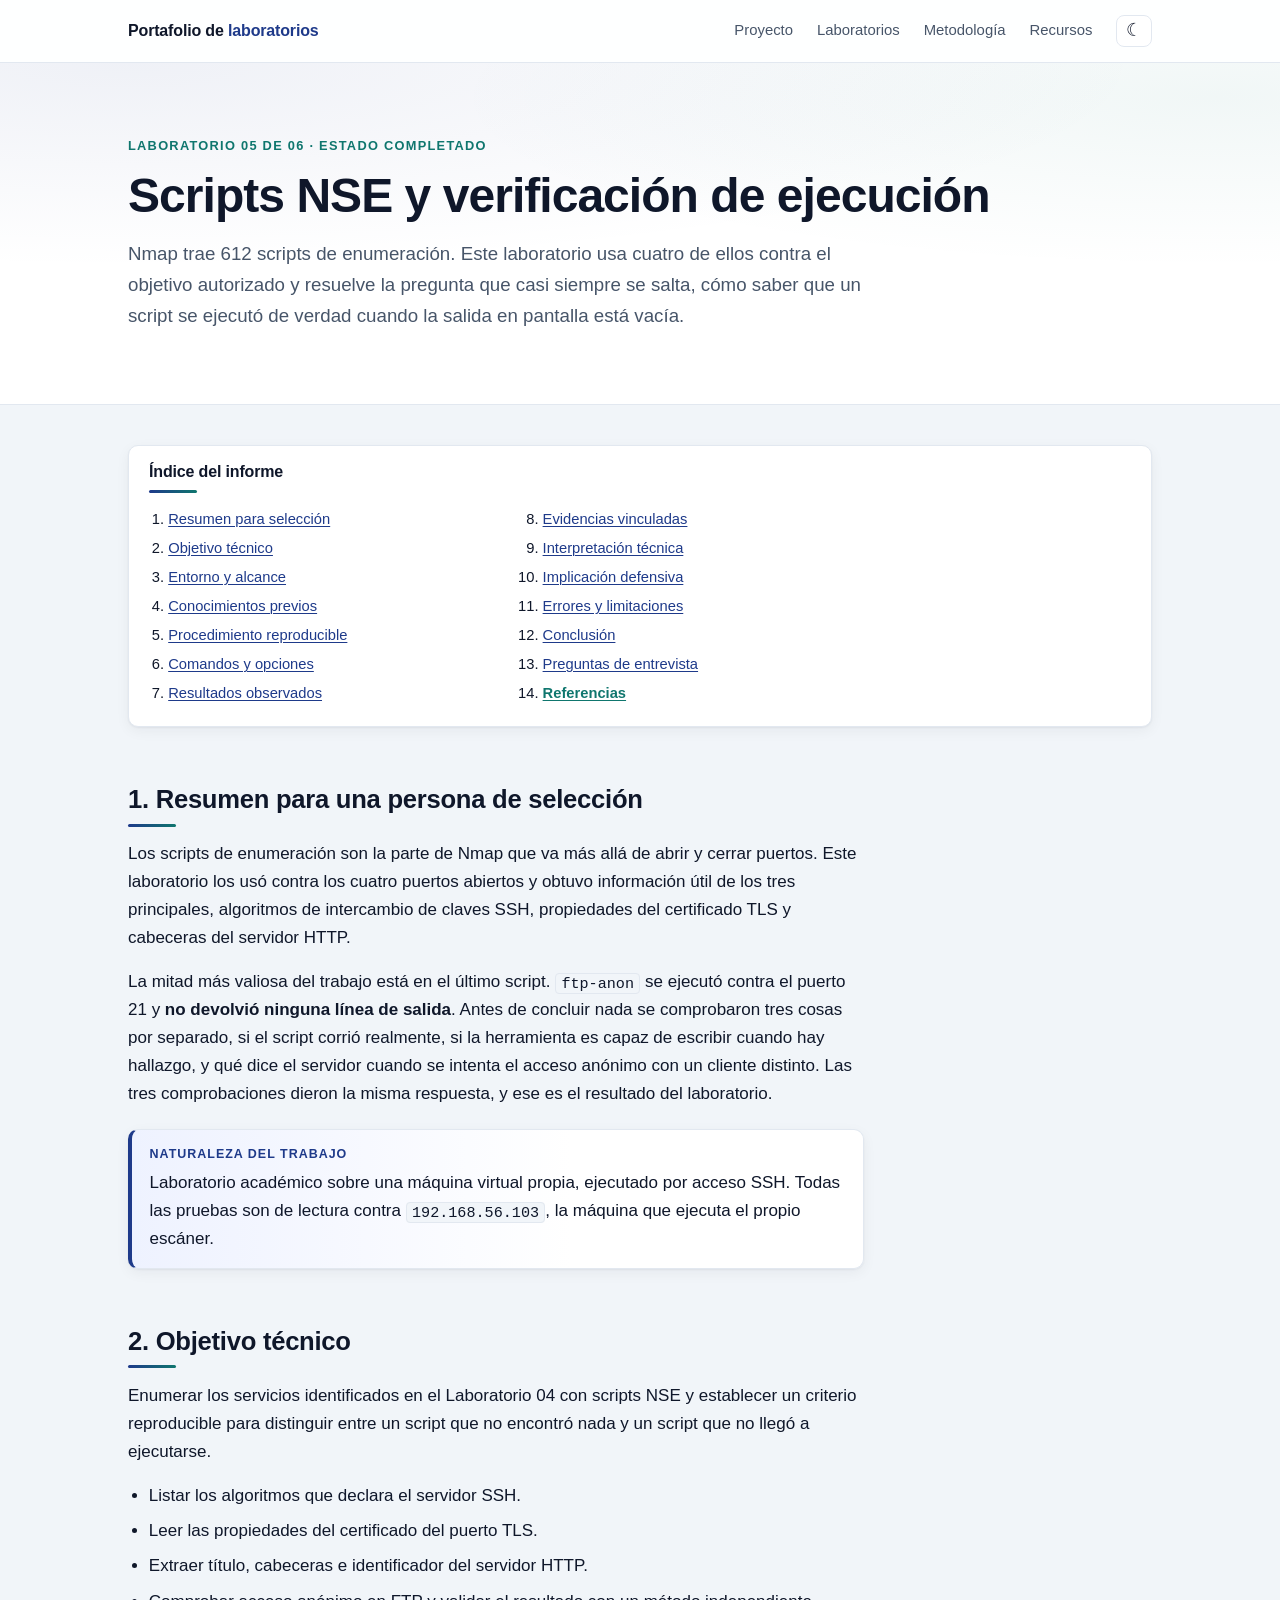
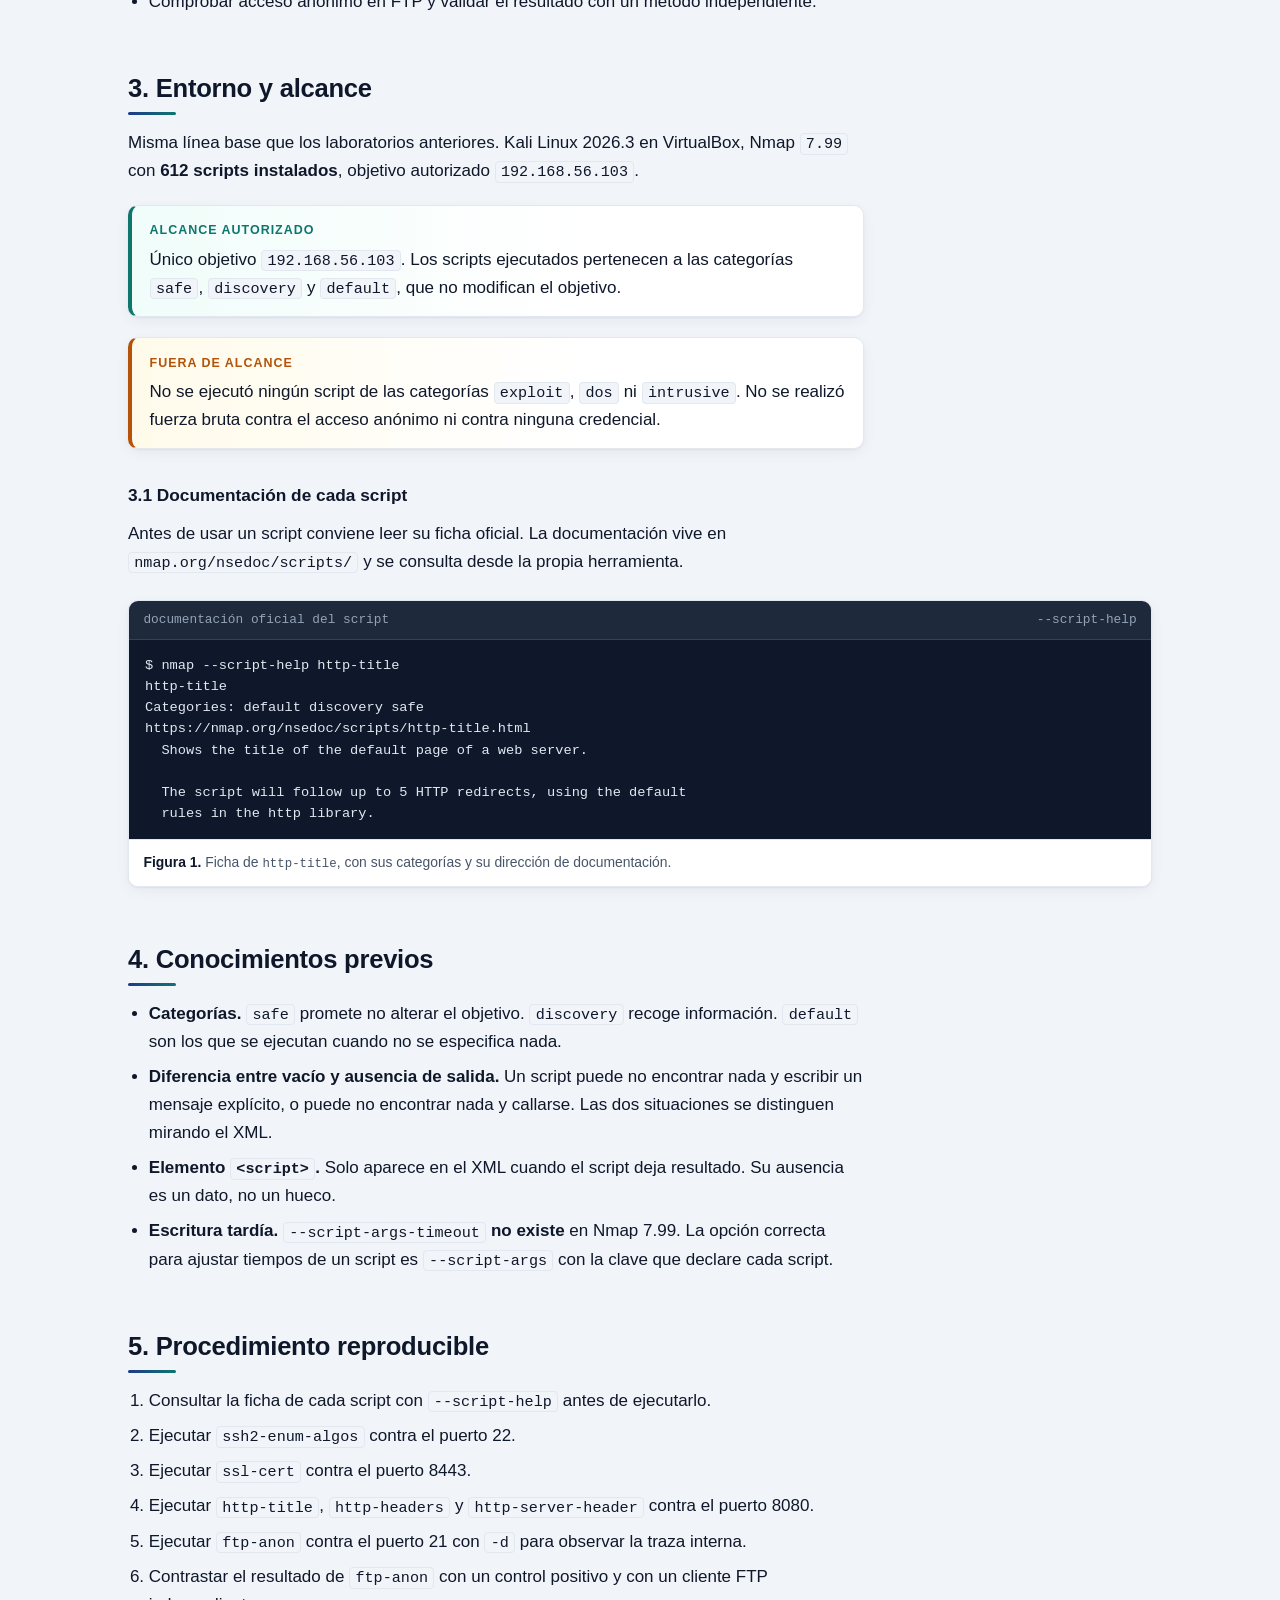
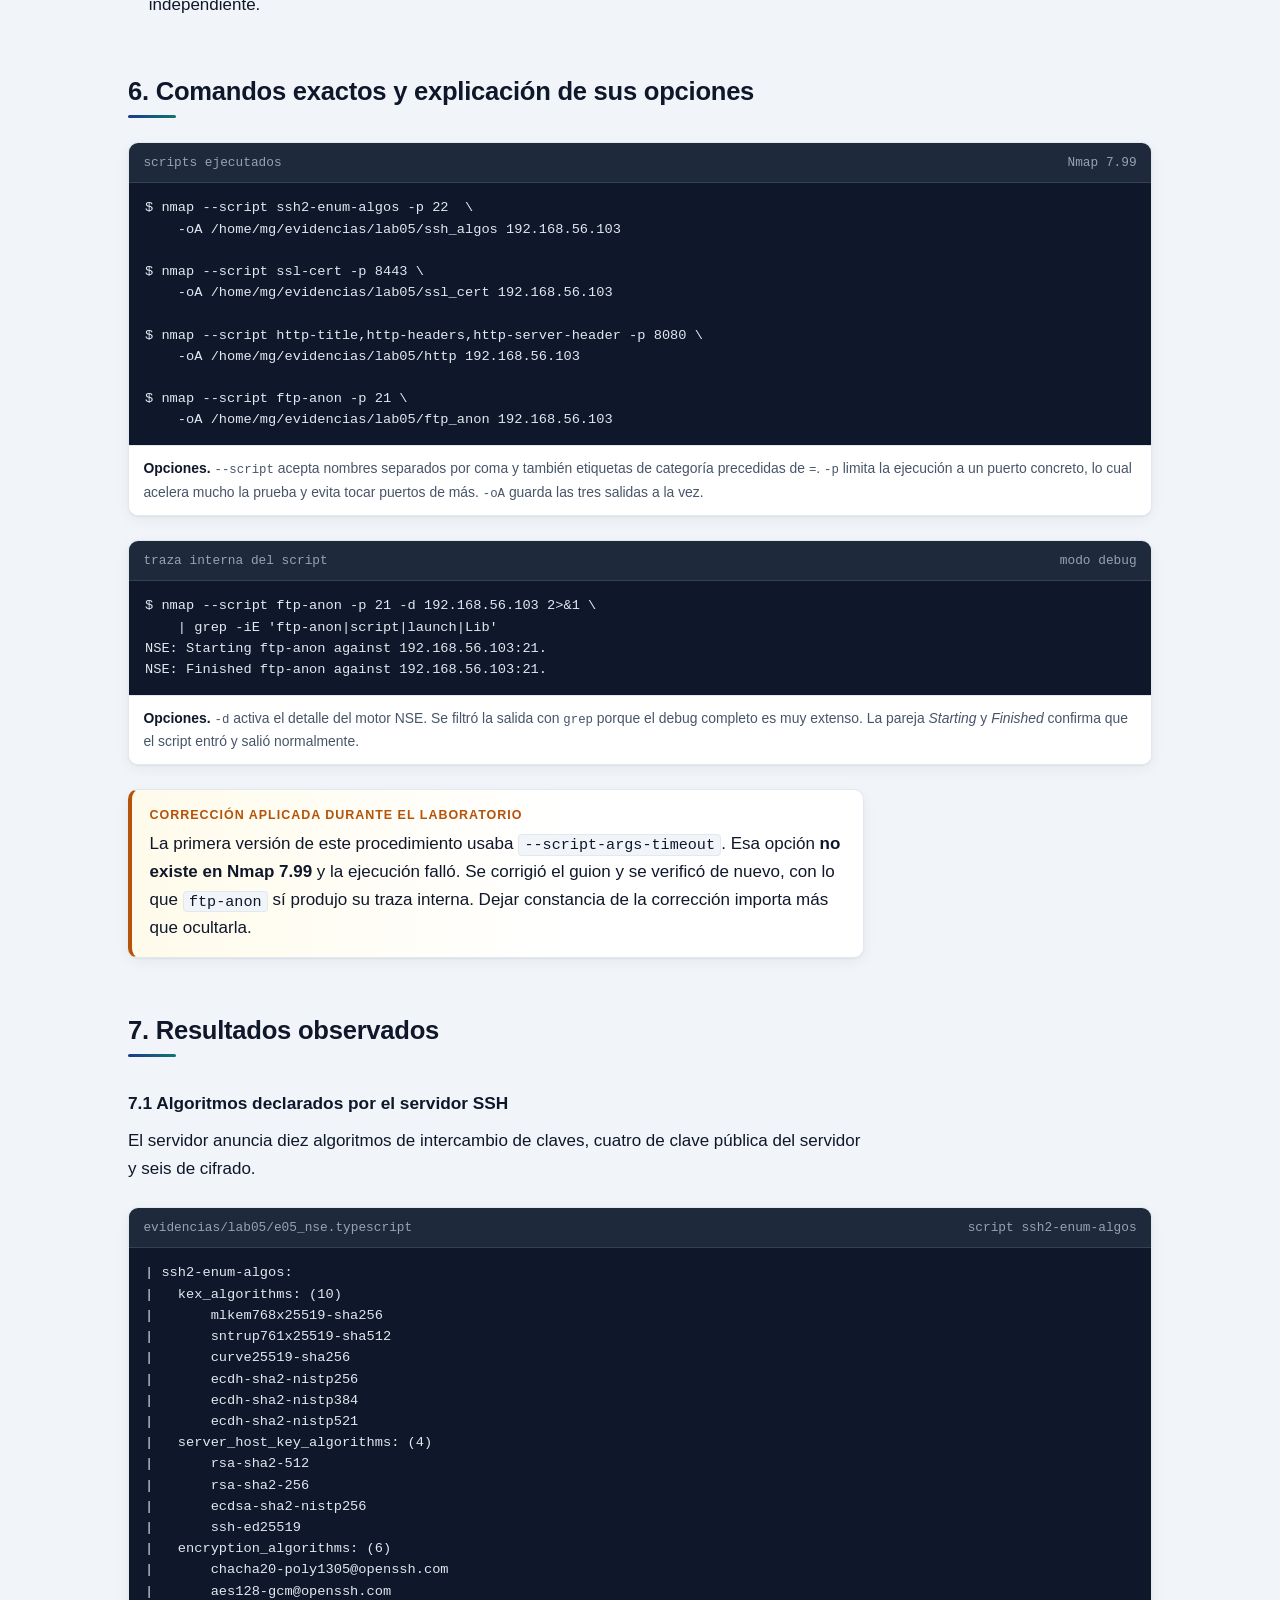
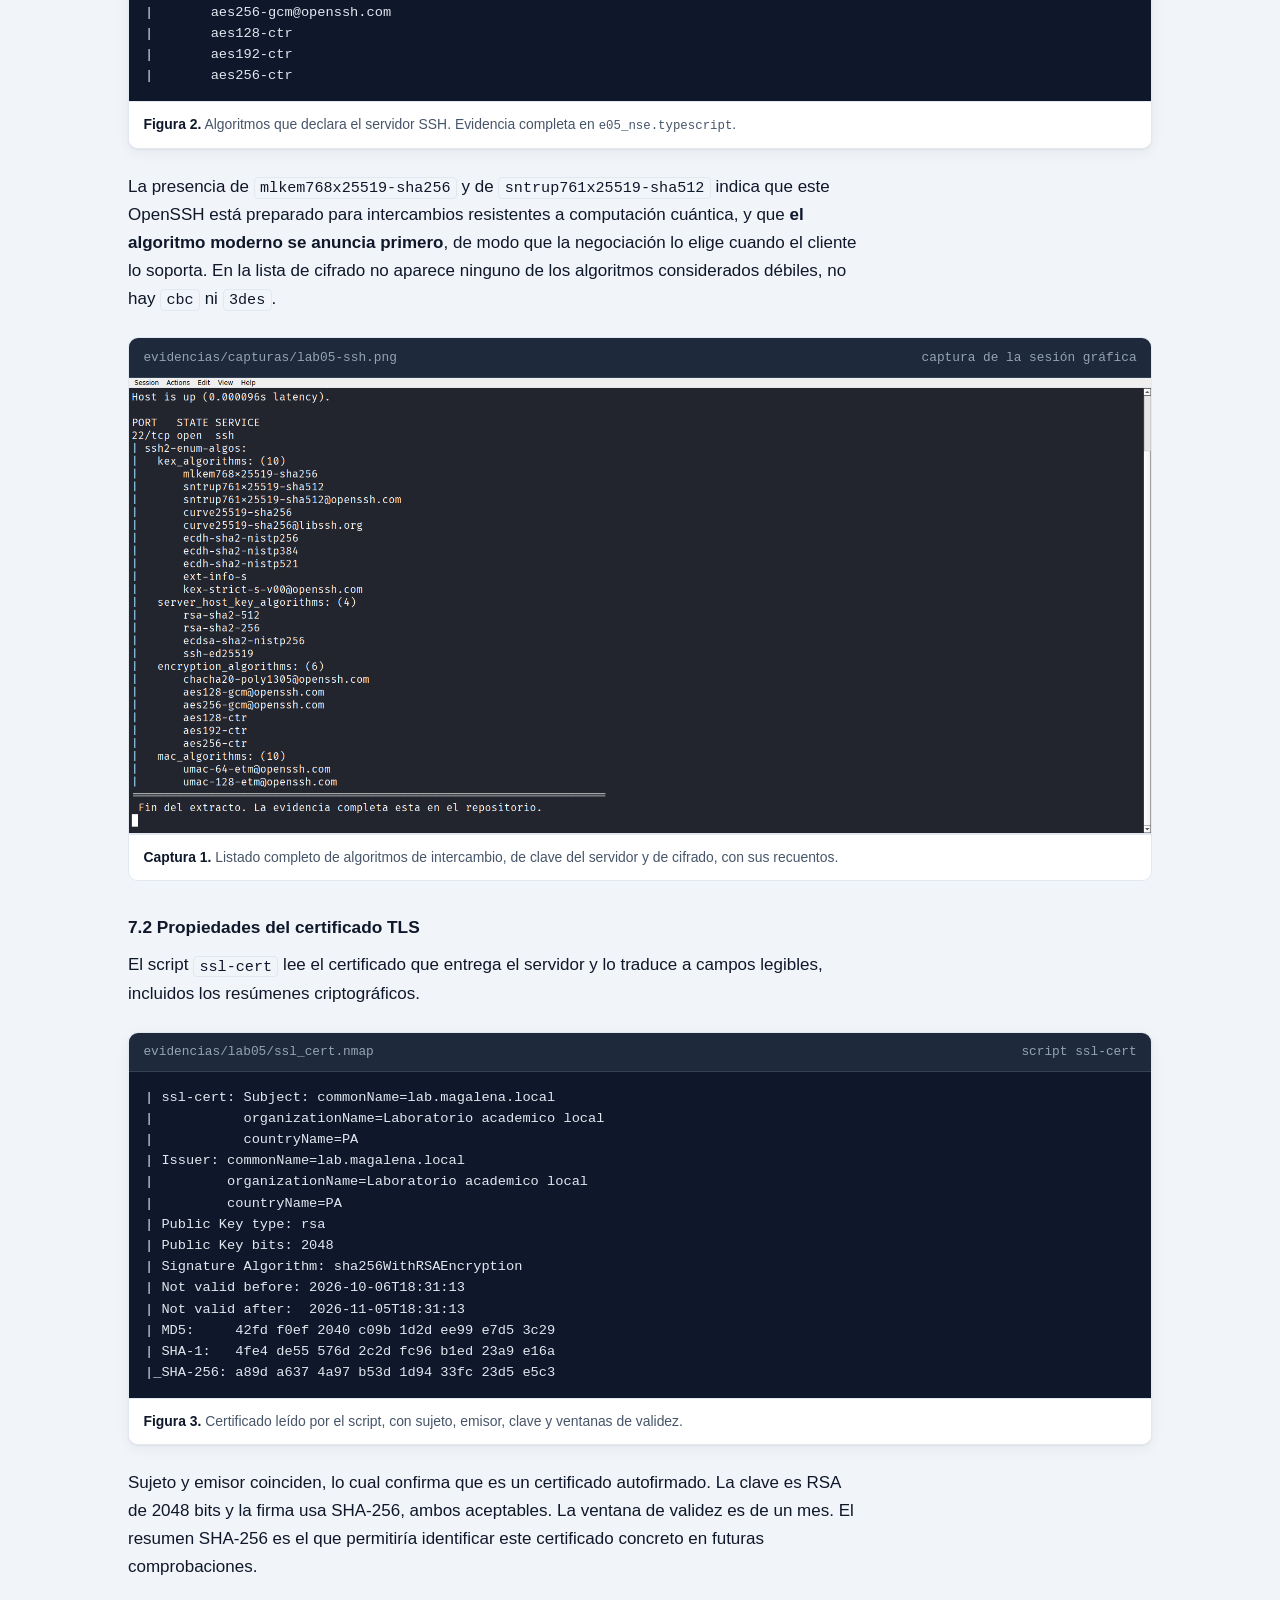
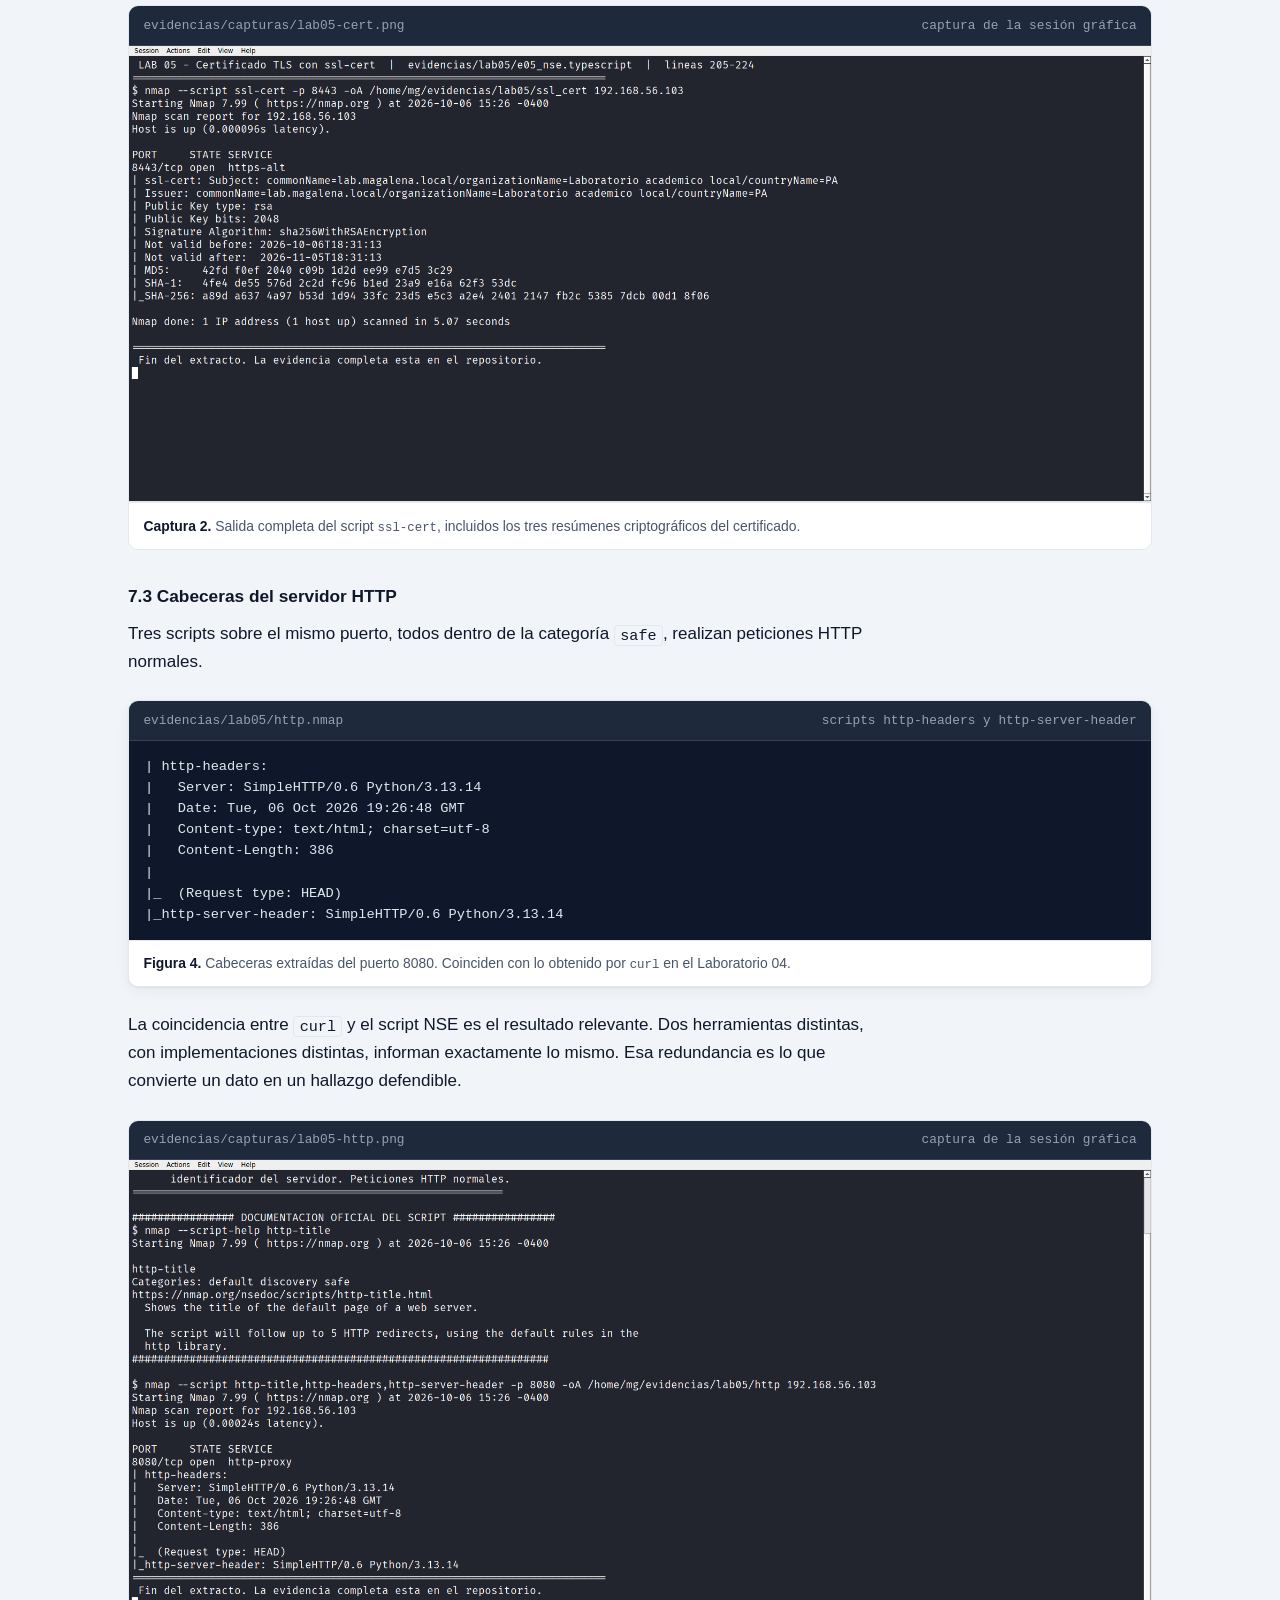
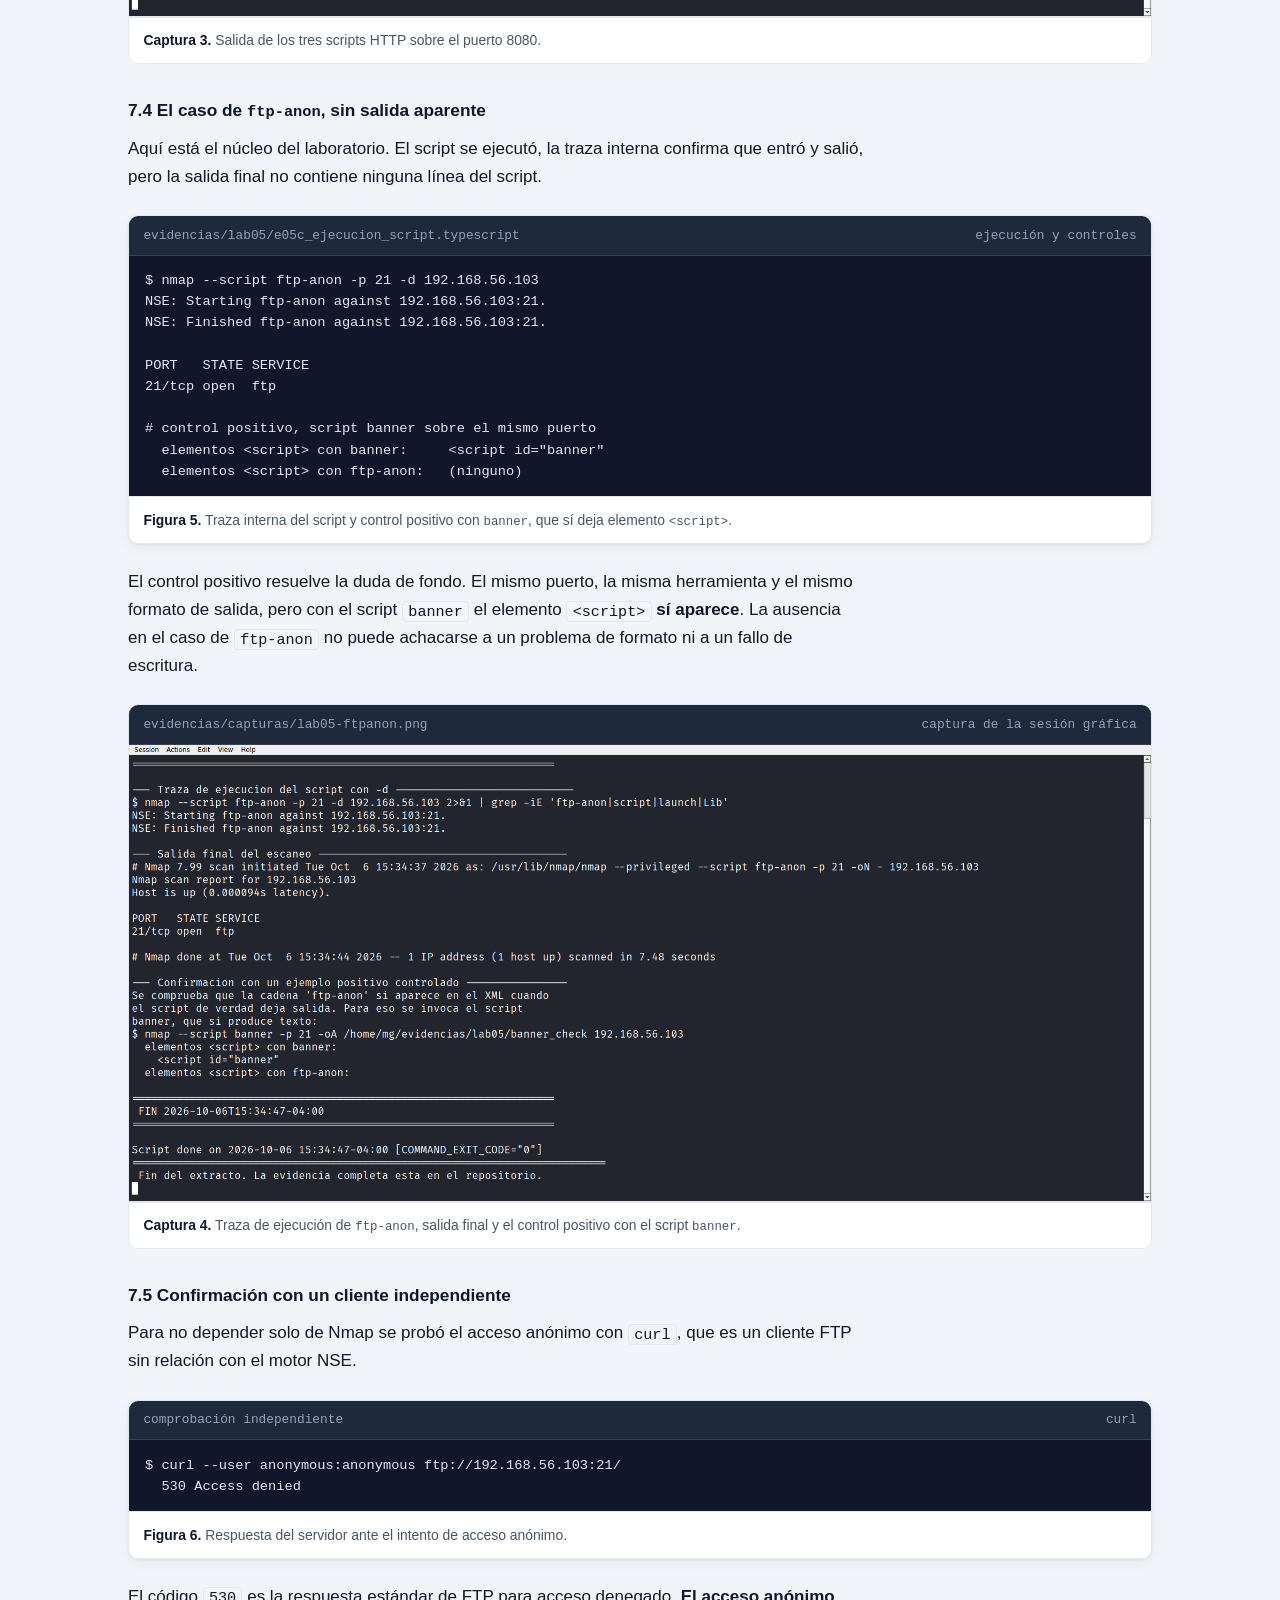
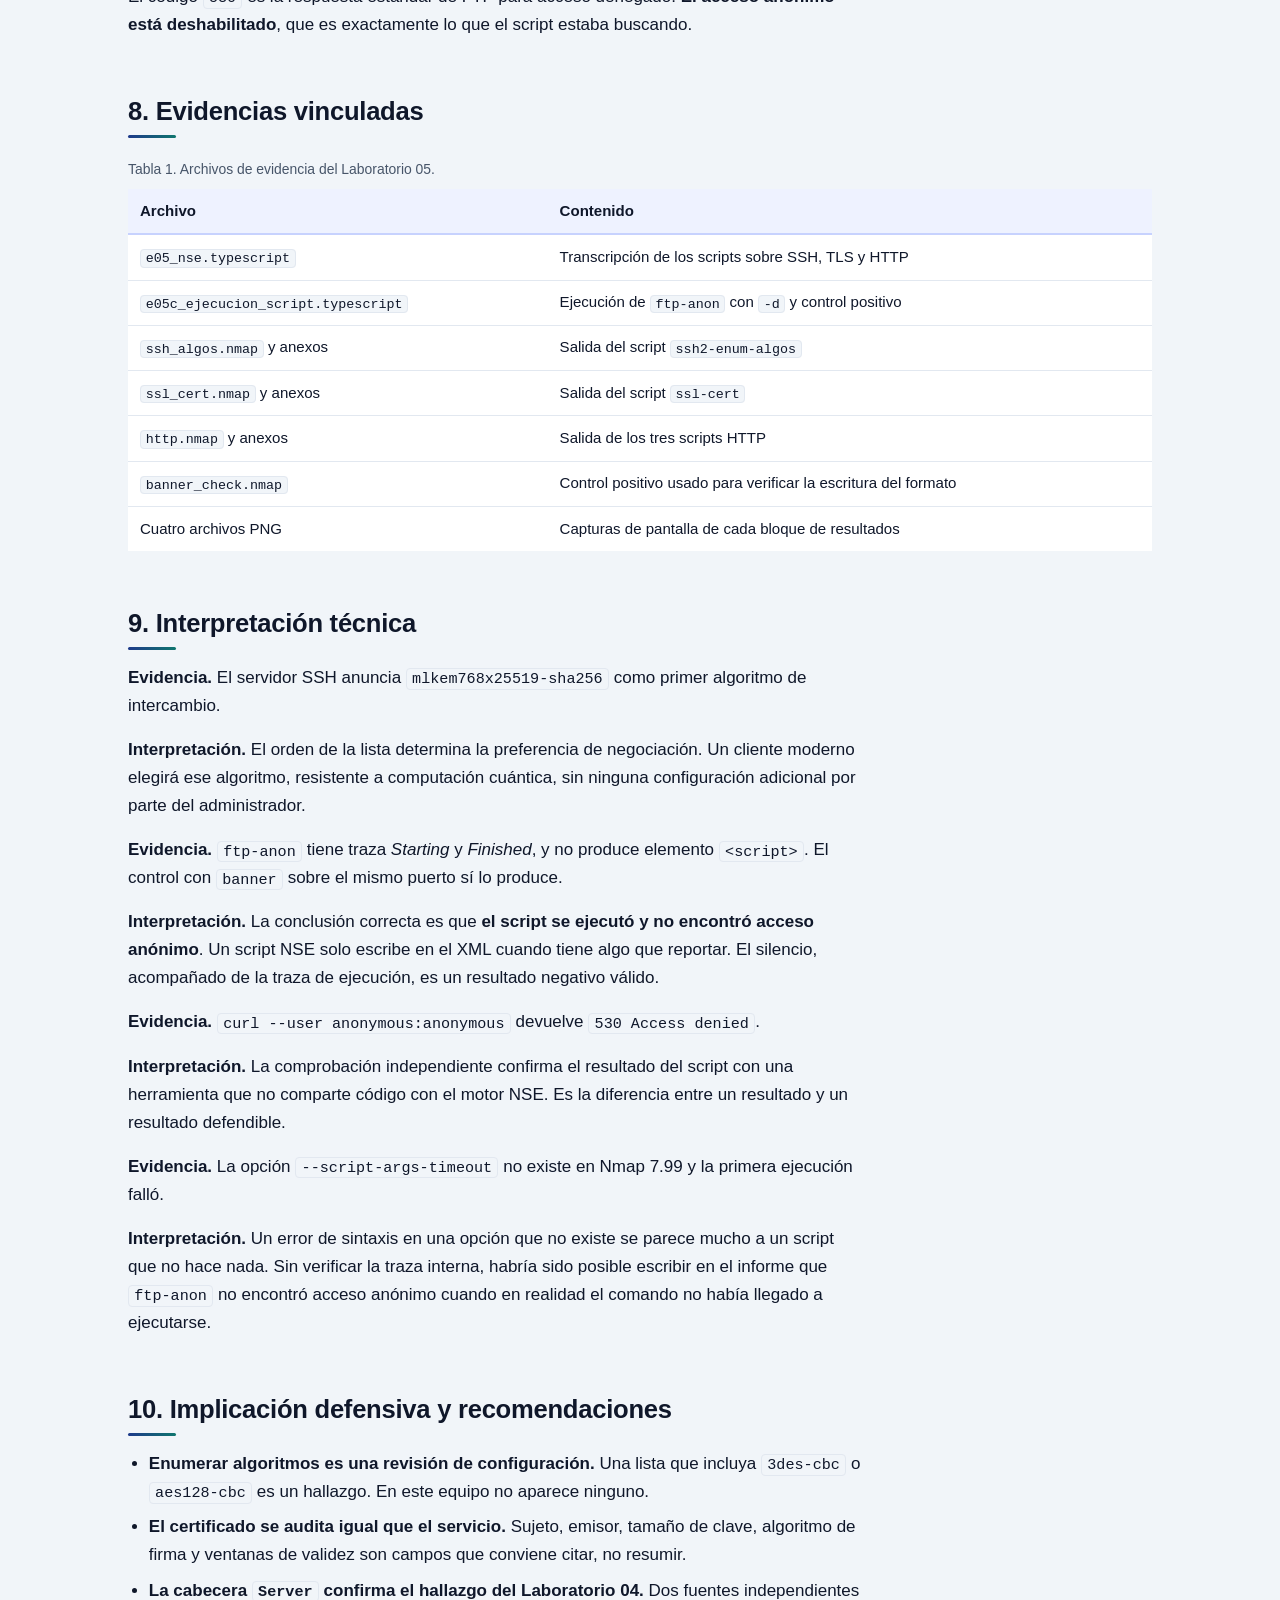
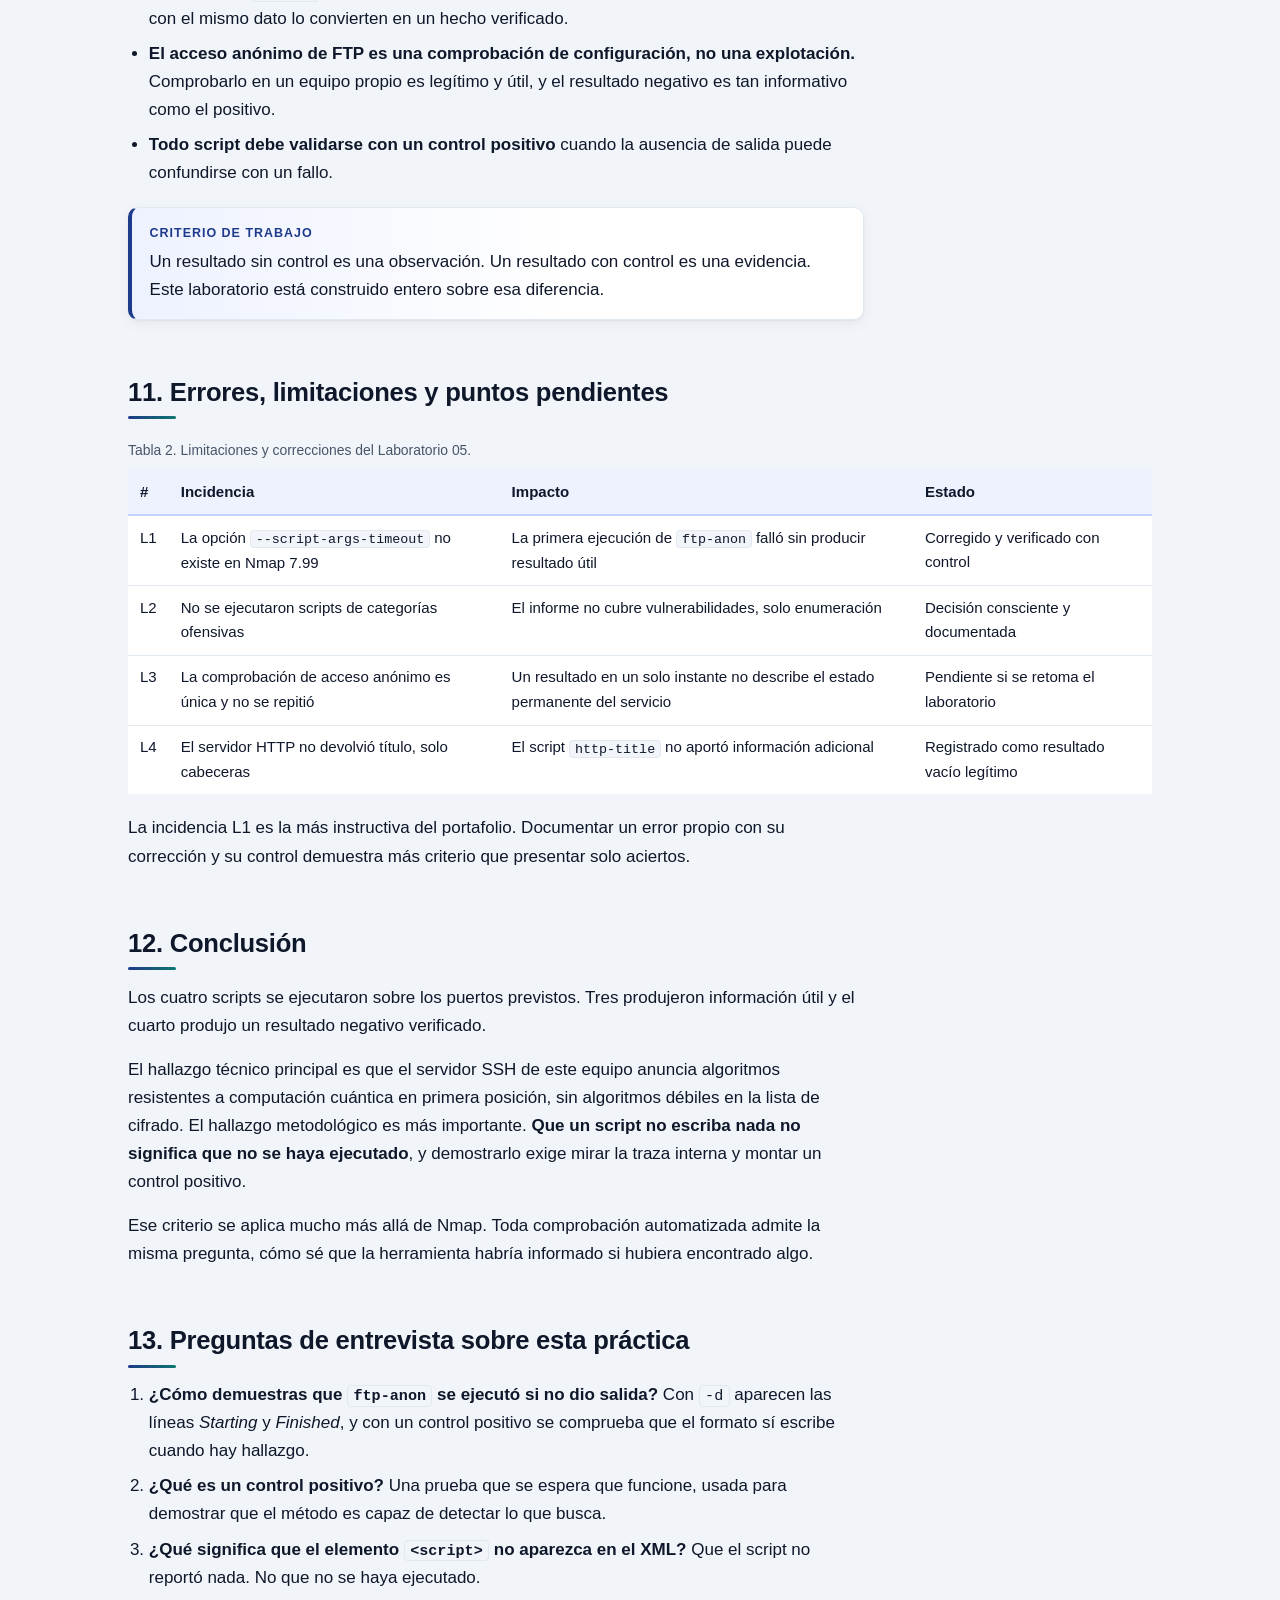
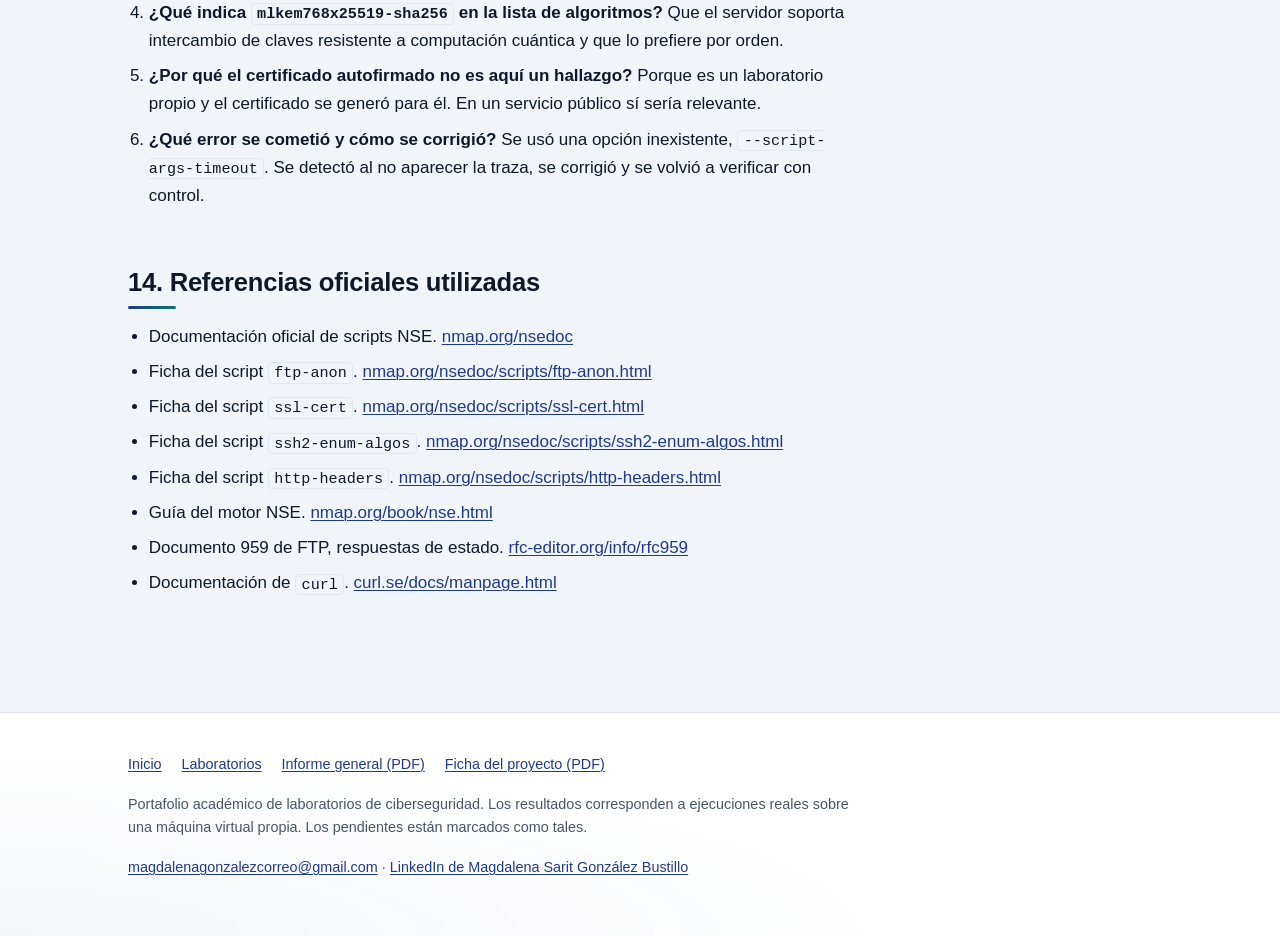
<file: laboratorios/lab-05.html>
<!doctype html>
<html lang="es">
<head>
<meta charset="utf-8">
<meta name="viewport" content="width=device-width, initial-scale=1">
<title>Laboratorio 05 · Scripts NSE y verificación de ejecución | Portafolio de ciberseguridad</title>
<meta name="description" content="Laboratorio 05: uso de scripts NSE de Nmap sobre SSH, TLS y HTTP, con la comprobación de que un script sin salida no significa un script que no se ejecutó.">
<script>
(function(){try{var t=localStorage.getItem("tema");if(t==="dark"||t==="light")document.documentElement.setAttribute("data-theme",t);}catch(e){}})();
</script>
<link rel="stylesheet" href="../css/style.css">
</head>
<body>
<a class="skip-link" href="#contenido">Saltar al contenido</a>

<header class="site-header">
  <div class="wrap">
    <a class="brand" href="../index.html">Portafolio de <span>laboratorios</span></a>
    <nav class="nav" aria-label="Navegación principal">
      <a href="../index.html#proyecto">Proyecto</a>
      <a href="../index.html#laboratorios">Laboratorios</a>
      <a href="../index.html#metodologia">Metodología</a>
      <a href="../index.html#recursos">Recursos</a>
        <button class="theme-toggle" type="button" aria-label="Cambiar tema">☾</button>
    </nav>
  </div>
</header>

<main id="contenido">

  <div class="hero">
    <div class="wrap">
      <p class="eyebrow">Laboratorio 05 de 06 · Estado completado</p>
      <h1>Scripts NSE y verificación de ejecución</h1>
      <p class="lede">Nmap trae 612 scripts de enumeración. Este laboratorio usa cuatro de ellos contra el objetivo autorizado y resuelve la pregunta que casi siempre se salta, cómo saber que un script se ejecutó de verdad cuando la salida en pantalla está vacía.</p>
    </div>
  </div>

  <div class="wrap section">

    <nav class="toc" aria-label="Índice del informe">
      <h2>Índice del informe</h2>
      <ol>
        <li><a href="#s1">Resumen para selección</a></li>
        <li><a href="#s2">Objetivo técnico</a></li>
        <li><a href="#s3">Entorno y alcance</a></li>
        <li><a href="#s4">Conocimientos previos</a></li>
        <li><a href="#s5">Procedimiento reproducible</a></li>
        <li><a href="#s6">Comandos y opciones</a></li>
        <li><a href="#s7">Resultados observados</a></li>
        <li><a href="#s8">Evidencias vinculadas</a></li>
        <li><a href="#s9">Interpretación técnica</a></li>
        <li><a href="#s10">Implicación defensiva</a></li>
        <li><a href="#s11">Errores y limitaciones</a></li>
        <li><a href="#s12">Conclusión</a></li>
        <li><a href="#s13">Preguntas de entrevista</a></li>
        <li><a href="#s14">Referencias</a></li>
      </ol>
    </nav>

<section id="s1">
      <h2>1. Resumen para una persona de selección</h2>
      <p>Los scripts de enumeración son la parte de Nmap que va más allá de abrir y cerrar puertos. Este laboratorio los usó contra los cuatro puertos abiertos y obtuvo información útil de los tres principales, algoritmos de intercambio de claves SSH, propiedades del certificado TLS y cabeceras del servidor HTTP.</p>
      <p>La mitad más valiosa del trabajo está en el último script. <code>ftp-anon</code> se ejecutó contra el puerto 21 y <strong>no devolvió ninguna línea de salida</strong>. Antes de concluir nada se comprobaron tres cosas por separado, si el script corrió realmente, si la herramienta es capaz de escribir cuando hay hallazgo, y qué dice el servidor cuando se intenta el acceso anónimo con un cliente distinto. Las tres comprobaciones dieron la misma respuesta, y ese es el resultado del laboratorio.</p>
      <div class="note">
        <span class="tag">Naturaleza del trabajo</span>
        <p>Laboratorio académico sobre una máquina virtual propia, ejecutado por acceso SSH. Todas las pruebas son de lectura contra <code>192.168.56.103</code>, la máquina que ejecuta el propio escáner.</p>
      </div>
    </section>

<section id="s2">
      <h2>2. Objetivo técnico</h2>
      <p>Enumerar los servicios identificados en el Laboratorio 04 con scripts NSE y establecer un criterio reproducible para distinguir entre un script que no encontró nada y un script que no llegó a ejecutarse.</p>
      <ul>
        <li>Listar los algoritmos que declara el servidor SSH.</li>
        <li>Leer las propiedades del certificado del puerto TLS.</li>
        <li>Extraer título, cabeceras e identificador del servidor HTTP.</li>
        <li>Comprobar acceso anónimo en FTP y validar el resultado con un método independiente.</li>
      </ul>
    </section>

<section id="s3">
      <h2>3. Entorno y alcance</h2>
      <p>Misma línea base que los laboratorios anteriores. Kali Linux 2026.3 en VirtualBox, Nmap <code>7.99</code> con <strong>612 scripts instalados</strong>, objetivo autorizado <code>192.168.56.103</code>.</p>

      <div class="pending">
        <span class="tag">Alcance autorizado</span>
        <p>Único objetivo <code>192.168.56.103</code>. Los scripts ejecutados pertenecen a las categorías <code>safe</code>, <code>discovery</code> y <code>default</code>, que no modifican el objetivo.</p>
      </div>

      <div class="warn">
        <span class="tag">Fuera de alcance</span>
        <p>No se ejecutó ningún script de las categorías <code>exploit</code>, <code>dos</code> ni <code>intrusive</code>. No se realizó fuerza bruta contra el acceso anónimo ni contra ninguna credencial.</p>
      </div>

      <h3>3.1 Documentación de cada script</h3>
      <p>Antes de usar un script conviene leer su ficha oficial. La documentación vive en <code>nmap.org/nsedoc/scripts/</code> y se consulta desde la propia herramienta.</p>
      <div class="evidence">
        <div class="evidence-head"><span>documentación oficial del script</span><span>--script-help</span></div>
        <pre><code>$ nmap --script-help http-title
http-title
Categories: default discovery safe
https://nmap.org/nsedoc/scripts/http-title.html
  Shows the title of the default page of a web server.

  The script will follow up to 5 HTTP redirects, using the default
  rules in the http library.</code></pre>
        <figcaption><strong>Figura 1.</strong> Ficha de <code>http-title</code>, con sus categorías y su dirección de documentación.</figcaption>
      </div>
    </section>

<section id="s4">
      <h2>4. Conocimientos previos</h2>
      <ul>
        <li><strong>Categorías.</strong> <code>safe</code> promete no alterar el objetivo. <code>discovery</code> recoge información. <code>default</code> son los que se ejecutan cuando no se especifica nada.</li>
        <li><strong>Diferencia entre vacío y ausencia de salida.</strong> Un script puede no encontrar nada y escribir un mensaje explícito, o puede no encontrar nada y callarse. Las dos situaciones se distinguen mirando el XML.</li>
        <li><strong>Elemento <code>&lt;script&gt;</code>.</strong> Solo aparece en el XML cuando el script deja resultado. Su ausencia es un dato, no un hueco.</li>
        <li><strong>Escritura tardía.</strong> <code>--script-args-timeout</code> <strong>no existe</strong> en Nmap 7.99. La opción correcta para ajustar tiempos de un script es <code>--script-args</code> con la clave que declare cada script.</li>
      </ul>
    </section>

<section id="s5">
      <h2>5. Procedimiento reproducible</h2>
      <ol>
        <li>Consultar la ficha de cada script con <code>--script-help</code> antes de ejecutarlo.</li>
        <li>Ejecutar <code>ssh2-enum-algos</code> contra el puerto 22.</li>
        <li>Ejecutar <code>ssl-cert</code> contra el puerto 8443.</li>
        <li>Ejecutar <code>http-title</code>, <code>http-headers</code> y <code>http-server-header</code> contra el puerto 8080.</li>
        <li>Ejecutar <code>ftp-anon</code> contra el puerto 21 con <code>-d</code> para observar la traza interna.</li>
        <li>Contrastar el resultado de <code>ftp-anon</code> con un control positivo y con un cliente FTP independiente.</li>
      </ol>
    </section>

<section id="s6">
      <h2>6. Comandos exactos y explicación de sus opciones</h2>

      <div class="evidence">
        <div class="evidence-head"><span>scripts ejecutados</span><span>Nmap 7.99</span></div>
        <pre><code>$ nmap --script ssh2-enum-algos -p 22  \
    -oA /home/mg/evidencias/lab05/ssh_algos 192.168.56.103

$ nmap --script ssl-cert -p 8443 \
    -oA /home/mg/evidencias/lab05/ssl_cert 192.168.56.103

$ nmap --script http-title,http-headers,http-server-header -p 8080 \
    -oA /home/mg/evidencias/lab05/http 192.168.56.103

$ nmap --script ftp-anon -p 21 \
    -oA /home/mg/evidencias/lab05/ftp_anon 192.168.56.103</code></pre>
        <figcaption><strong>Opciones.</strong> <code>--script</code> acepta nombres separados por coma y también etiquetas de categoría precedidas de <code>=</code>. <code>-p</code> limita la ejecución a un puerto concreto, lo cual acelera mucho la prueba y evita tocar puertos de más. <code>-oA</code> guarda las tres salidas a la vez.</figcaption>
      </div>

      <div class="evidence">
        <div class="evidence-head"><span>traza interna del script</span><span>modo debug</span></div>
        <pre><code>$ nmap --script ftp-anon -p 21 -d 192.168.56.103 2&gt;&amp;1 \
    | grep -iE 'ftp-anon|script|launch|Lib'
NSE: Starting ftp-anon against 192.168.56.103:21.
NSE: Finished ftp-anon against 192.168.56.103:21.</code></pre>
        <figcaption><strong>Opciones.</strong> <code>-d</code> activa el detalle del motor NSE. Se filtró la salida con <code>grep</code> porque el debug completo es muy extenso. La pareja <em>Starting</em> y <em>Finished</em> confirma que el script entró y salió normalmente.</figcaption>
      </div>

      <div class="warn">
        <span class="tag">Corrección aplicada durante el laboratorio</span>
        <p>La primera versión de este procedimiento usaba <code>--script-args-timeout</code>. Esa opción <strong>no existe en Nmap 7.99</strong> y la ejecución falló. Se corrigió el guion y se verificó de nuevo, con lo que <code>ftp-anon</code> sí produjo su traza interna. Dejar constancia de la corrección importa más que ocultarla.</p>
      </div>
    </section>

<section id="s7">
      <h2>7. Resultados observados</h2>

      <h3>7.1 Algoritmos declarados por el servidor SSH</h3>
      <p>El servidor anuncia diez algoritmos de intercambio de claves, cuatro de clave pública del servidor y seis de cifrado.</p>

      <figure class="evidence">
        <div class="evidence-head">
          <span>evidencias/lab05/e05_nse.typescript</span>
          <span>script ssh2-enum-algos</span>
        </div>
        <pre><code>| ssh2-enum-algos:
|   kex_algorithms: (10)
|       mlkem768x25519-sha256
|       sntrup761x25519-sha512
|       curve25519-sha256
|       ecdh-sha2-nistp256
|       ecdh-sha2-nistp384
|       ecdh-sha2-nistp521
|   server_host_key_algorithms: (4)
|       rsa-sha2-512
|       rsa-sha2-256
|       ecdsa-sha2-nistp256
|       ssh-ed25519
|   encryption_algorithms: (6)
|       chacha20-poly1305@openssh.com
|       aes128-gcm@openssh.com
|       aes256-gcm@openssh.com
|       aes128-ctr
|       aes192-ctr
|       aes256-ctr</code></pre>
        <figcaption><strong>Figura 2.</strong> Algoritmos que declara el servidor SSH. Evidencia completa en <code>e05_nse.typescript</code>.</figcaption>
      </figure>

      <p>La presencia de <code>mlkem768x25519-sha256</code> y de <code>sntrup761x25519-sha512</code> indica que este OpenSSH está preparado para intercambios resistentes a computación cuántica, y que <strong>el algoritmo moderno se anuncia primero</strong>, de modo que la negociación lo elige cuando el cliente lo soporta. En la lista de cifrado no aparece ninguno de los algoritmos considerados débiles, no hay <code>cbc</code> ni <code>3des</code>.</p>

      <figure class="captura">
        <div class="evidence-head">
          <span>evidencias/capturas/lab05-ssh.png</span>
          <span>captura de la sesión gráfica</span>
        </div>
        <img src="../evidencias/capturas/lab05-ssh.png" alt="Pantalla con los algoritmos SSH declarados">
        <figcaption><strong>Captura 1.</strong> Listado completo de algoritmos de intercambio, de clave del servidor y de cifrado, con sus recuentos.</figcaption>
      </figure>

      <h3>7.2 Propiedades del certificado TLS</h3>
      <p>El script <code>ssl-cert</code> lee el certificado que entrega el servidor y lo traduce a campos legibles, incluidos los resúmenes criptográficos.</p>

      <figure class="evidence">
        <div class="evidence-head">
          <span>evidencias/lab05/ssl_cert.nmap</span>
          <span>script ssl-cert</span>
        </div>
        <pre><code>| ssl-cert: Subject: commonName=lab.magalena.local
|           organizationName=Laboratorio academico local
|           countryName=PA
| Issuer: commonName=lab.magalena.local
|         organizationName=Laboratorio academico local
|         countryName=PA
| Public Key type: rsa
| Public Key bits: 2048
| Signature Algorithm: sha256WithRSAEncryption
| Not valid before: 2026-10-06T18:31:13
| Not valid after:  2026-11-05T18:31:13
| MD5:     42fd f0ef 2040 c09b 1d2d ee99 e7d5 3c29
| SHA-1:   4fe4 de55 576d 2c2d fc96 b1ed 23a9 e16a
|_SHA-256: a89d a637 4a97 b53d 1d94 33fc 23d5 e5c3</code></pre>
        <figcaption><strong>Figura 3.</strong> Certificado leído por el script, con sujeto, emisor, clave y ventanas de validez.</figcaption>
      </figure>

      <p>Sujeto y emisor coinciden, lo cual confirma que es un certificado autofirmado. La clave es RSA de 2048 bits y la firma usa SHA-256, ambos aceptables. La ventana de validez es de un mes. El resumen SHA-256 es el que permitiría identificar este certificado concreto en futuras comprobaciones.</p>

      <figure class="captura">
        <div class="evidence-head">
          <span>evidencias/capturas/lab05-cert.png</span>
          <span>captura de la sesión gráfica</span>
        </div>
        <img src="../evidencias/capturas/lab05-cert.png" alt="Pantalla con el certificado TLS leido por ssl-cert">
        <figcaption><strong>Captura 2.</strong> Salida completa del script <code>ssl-cert</code>, incluidos los tres resúmenes criptográficos del certificado.</figcaption>
      </figure>

      <h3>7.3 Cabeceras del servidor HTTP</h3>
      <p>Tres scripts sobre el mismo puerto, todos dentro de la categoría <code>safe</code>, realizan peticiones HTTP normales.</p>

      <figure class="evidence">
        <div class="evidence-head">
          <span>evidencias/lab05/http.nmap</span>
          <span>scripts http-headers y http-server-header</span>
        </div>
        <pre><code>| http-headers:
|   Server: SimpleHTTP/0.6 Python/3.13.14
|   Date: Tue, 06 Oct 2026 19:26:48 GMT
|   Content-type: text/html; charset=utf-8
|   Content-Length: 386
|
|_  (Request type: HEAD)
|_http-server-header: SimpleHTTP/0.6 Python/3.13.14</code></pre>
        <figcaption><strong>Figura 4.</strong> Cabeceras extraídas del puerto 8080. Coinciden con lo obtenido por <code>curl</code> en el Laboratorio 04.</figcaption>
      </figure>

      <p>La coincidencia entre <code>curl</code> y el script NSE es el resultado relevante. Dos herramientas distintas, con implementaciones distintas, informan exactamente lo mismo. Esa redundancia es lo que convierte un dato en un hallazgo defendible.</p>

      <figure class="captura">
        <div class="evidence-head">
          <span>evidencias/capturas/lab05-http.png</span>
          <span>captura de la sesión gráfica</span>
        </div>
        <img src="../evidencias/capturas/lab05-http.png" alt="Pantalla con las cabeceras HTTP extraidas por NSE">
        <figcaption><strong>Captura 3.</strong> Salida de los tres scripts HTTP sobre el puerto 8080.</figcaption>
      </figure>

      <h3>7.4 El caso de <code>ftp-anon</code>, sin salida aparente</h3>
      <p>Aquí está el núcleo del laboratorio. El script se ejecutó, la traza interna confirma que entró y salió, pero la salida final no contiene ninguna línea del script.</p>

      <figure class="evidence">
        <div class="evidence-head">
          <span>evidencias/lab05/e05c_ejecucion_script.typescript</span>
          <span>ejecución y controles</span>
        </div>
        <pre><code>$ nmap --script ftp-anon -p 21 -d 192.168.56.103
NSE: Starting ftp-anon against 192.168.56.103:21.
NSE: Finished ftp-anon against 192.168.56.103:21.

PORT   STATE SERVICE
21/tcp open  ftp

# control positivo, script banner sobre el mismo puerto
  elementos &lt;script&gt; con banner:     &lt;script id="banner"
  elementos &lt;script&gt; con ftp-anon:   (ninguno)</code></pre>
        <figcaption><strong>Figura 5.</strong> Traza interna del script y control positivo con <code>banner</code>, que sí deja elemento <code>&lt;script&gt;</code>.</figcaption>
      </figure>

      <p>El control positivo resuelve la duda de fondo. El mismo puerto, la misma herramienta y el mismo formato de salida, pero con el script <code>banner</code> el elemento <code>&lt;script&gt;</code> <strong>sí aparece</strong>. La ausencia en el caso de <code>ftp-anon</code> no puede achacarse a un problema de formato ni a un fallo de escritura.</p>

      <figure class="captura">
        <div class="evidence-head">
          <span>evidencias/capturas/lab05-ftpanon.png</span>
          <span>captura de la sesión gráfica</span>
        </div>
        <img src="../evidencias/capturas/lab05-ftpanon.png" alt="Pantalla con la ejecucion verificada del script ftp-anon">
        <figcaption><strong>Captura 4.</strong> Traza de ejecución de <code>ftp-anon</code>, salida final y el control positivo con el script <code>banner</code>.</figcaption>
      </figure>

      <h3>7.5 Confirmación con un cliente independiente</h3>
      <p>Para no depender solo de Nmap se probó el acceso anónimo con <code>curl</code>, que es un cliente FTP sin relación con el motor NSE.</p>
      <div class="evidence">
        <div class="evidence-head"><span>comprobación independiente</span><span>curl</span></div>
        <pre><code>$ curl --user anonymous:anonymous ftp://192.168.56.103:21/
  530 Access denied</code></pre>
        <figcaption><strong>Figura 6.</strong> Respuesta del servidor ante el intento de acceso anónimo.</figcaption>
      </div>
      <p>El código <code>530</code> es la respuesta estándar de FTP para acceso denegado. <strong>El acceso anónimo está deshabilitado</strong>, que es exactamente lo que el script estaba buscando.</p>
    </section>

<section id="s8">
      <h2>8. Evidencias vinculadas</h2>
      <div class="table-scroll">
        <table>
          <caption>Tabla 1. Archivos de evidencia del Laboratorio 05.</caption>
          <thead>
            <tr><th>Archivo</th><th>Contenido</th></tr>
          </thead>
          <tbody>
            <tr><td><code>e05_nse.typescript</code></td><td>Transcripción de los scripts sobre SSH, TLS y HTTP</td></tr>
            <tr><td><code>e05c_ejecucion_script.typescript</code></td><td>Ejecución de <code>ftp-anon</code> con <code>-d</code> y control positivo</td></tr>
            <tr><td><code>ssh_algos.nmap</code> y anexos</td><td>Salida del script <code>ssh2-enum-algos</code></td></tr>
            <tr><td><code>ssl_cert.nmap</code> y anexos</td><td>Salida del script <code>ssl-cert</code></td></tr>
            <tr><td><code>http.nmap</code> y anexos</td><td>Salida de los tres scripts HTTP</td></tr>
            <tr><td><code>banner_check.nmap</code></td><td>Control positivo usado para verificar la escritura del formato</td></tr>
            <tr><td>Cuatro archivos PNG</td><td>Capturas de pantalla de cada bloque de resultados</td></tr>
          </tbody>
        </table>
      </div>
    </section>

<section id="s9">
      <h2>9. Interpretación técnica</h2>

      <p><strong>Evidencia.</strong> El servidor SSH anuncia <code>mlkem768x25519-sha256</code> como primer algoritmo de intercambio.</p>
      <p><strong>Interpretación.</strong> El orden de la lista determina la preferencia de negociación. Un cliente moderno elegirá ese algoritmo, resistente a computación cuántica, sin ninguna configuración adicional por parte del administrador.</p>

      <p><strong>Evidencia.</strong> <code>ftp-anon</code> tiene traza <em>Starting</em> y <em>Finished</em>, y no produce elemento <code>&lt;script&gt;</code>. El control con <code>banner</code> sobre el mismo puerto sí lo produce.</p>
      <p><strong>Interpretación.</strong> La conclusión correcta es que <strong>el script se ejecutó y no encontró acceso anónimo</strong>. Un script NSE solo escribe en el XML cuando tiene algo que reportar. El silencio, acompañado de la traza de ejecución, es un resultado negativo válido.</p>

      <p><strong>Evidencia.</strong> <code>curl --user anonymous:anonymous</code> devuelve <code>530 Access denied</code>.</p>
      <p><strong>Interpretación.</strong> La comprobación independiente confirma el resultado del script con una herramienta que no comparte código con el motor NSE. Es la diferencia entre un resultado y un resultado defendible.</p>

      <p><strong>Evidencia.</strong> La opción <code>--script-args-timeout</code> no existe en Nmap 7.99 y la primera ejecución falló.</p>
      <p><strong>Interpretación.</strong> Un error de sintaxis en una opción que no existe se parece mucho a un script que no hace nada. Sin verificar la traza interna, habría sido posible escribir en el informe que <code>ftp-anon</code> no encontró acceso anónimo cuando en realidad el comando no había llegado a ejecutarse.</p>
    </section>

<section id="s10">
      <h2>10. Implicación defensiva y recomendaciones</h2>
      <ul>
        <li><strong>Enumerar algoritmos es una revisión de configuración.</strong> Una lista que incluya <code>3des-cbc</code> o <code>aes128-cbc</code> es un hallazgo. En este equipo no aparece ninguno.</li>
        <li><strong>El certificado se audita igual que el servicio.</strong> Sujeto, emisor, tamaño de clave, algoritmo de firma y ventanas de validez son campos que conviene citar, no resumir.</li>
        <li><strong>La cabecera <code>Server</code> confirma el hallazgo del Laboratorio 04.</strong> Dos fuentes independientes con el mismo dato lo convierten en un hecho verificado.</li>
        <li><strong>El acceso anónimo de FTP es una comprobación de configuración, no una explotación.</strong> Comprobarlo en un equipo propio es legítimo y útil, y el resultado negativo es tan informativo como el positivo.</li>
        <li><strong>Todo script debe validarse con un control positivo</strong> cuando la ausencia de salida puede confundirse con un fallo.</li>
      </ul>
      <div class="note">
        <span class="tag">Criterio de trabajo</span>
        <p>Un resultado sin control es una observación. Un resultado con control es una evidencia. Este laboratorio está construido entero sobre esa diferencia.</p>
      </div>
    </section>

<section id="s11">
      <h2>11. Errores, limitaciones y puntos pendientes</h2>
      <div class="table-scroll">
        <table>
          <caption>Tabla 2. Limitaciones y correcciones del Laboratorio 05.</caption>
          <thead>
            <tr><th>#</th><th>Incidencia</th><th>Impacto</th><th>Estado</th></tr>
          </thead>
          <tbody>
            <tr>
              <td>L1</td>
              <td>La opción <code>--script-args-timeout</code> no existe en Nmap 7.99</td>
              <td>La primera ejecución de <code>ftp-anon</code> falló sin producir resultado útil</td>
              <td>Corregido y verificado con control</td>
            </tr>
            <tr>
              <td>L2</td>
              <td>No se ejecutaron scripts de categorías ofensivas</td>
              <td>El informe no cubre vulnerabilidades, solo enumeración</td>
              <td>Decisión consciente y documentada</td>
            </tr>
            <tr>
              <td>L3</td>
              <td>La comprobación de acceso anónimo es única y no se repitió</td>
              <td>Un resultado en un solo instante no describe el estado permanente del servicio</td>
              <td>Pendiente si se retoma el laboratorio</td>
            </tr>
            <tr>
              <td>L4</td>
              <td>El servidor HTTP no devolvió título, solo cabeceras</td>
              <td>El script <code>http-title</code> no aportó información adicional</td>
              <td>Registrado como resultado vacío legítimo</td>
            </tr>
          </tbody>
        </table>
      </div>
      <p>La incidencia L1 es la más instructiva del portafolio. Documentar un error propio con su corrección y su control demuestra más criterio que presentar solo aciertos.</p>
    </section>

<section id="s12">
      <h2>12. Conclusión</h2>
      <p>Los cuatro scripts se ejecutaron sobre los puertos previstos. Tres produjeron información útil y el cuarto produjo un resultado negativo verificado.</p>
      <p>El hallazgo técnico principal es que el servidor SSH de este equipo anuncia algoritmos resistentes a computación cuántica en primera posición, sin algoritmos débiles en la lista de cifrado. El hallazgo metodológico es más importante. <strong>Que un script no escriba nada no significa que no se haya ejecutado</strong>, y demostrarlo exige mirar la traza interna y montar un control positivo.</p>
      <p>Ese criterio se aplica mucho más allá de Nmap. Toda comprobación automatizada admite la misma pregunta, cómo sé que la herramienta habría informado si hubiera encontrado algo.</p>
    </section>

<section id="s13">
      <h2>13. Preguntas de entrevista sobre esta práctica</h2>
      <ol>
        <li><strong>¿Cómo demuestras que <code>ftp-anon</code> se ejecutó si no dio salida?</strong> Con <code>-d</code> aparecen las líneas <em>Starting</em> y <em>Finished</em>, y con un control positivo se comprueba que el formato sí escribe cuando hay hallazgo.</li>
        <li><strong>¿Qué es un control positivo?</strong> Una prueba que se espera que funcione, usada para demostrar que el método es capaz de detectar lo que busca.</li>
        <li><strong>¿Qué significa que el elemento <code>&lt;script&gt;</code> no aparezca en el XML?</strong> Que el script no reportó nada. No que no se haya ejecutado.</li>
        <li><strong>¿Qué indica <code>mlkem768x25519-sha256</code> en la lista de algoritmos?</strong> Que el servidor soporta intercambio de claves resistente a computación cuántica y que lo prefiere por orden.</li>
        <li><strong>¿Por qué el certificado autofirmado no es aquí un hallazgo?</strong> Porque es un laboratorio propio y el certificado se generó para él. En un servicio público sí sería relevante.</li>
        <li><strong>¿Qué error se cometió y cómo se corrigió?</strong> Se usó una opción inexistente, <code>--script-args-timeout</code>. Se detectó al no aparecer la traza, se corrigió y se volvió a verificar con control.</li>
      </ol>
    </section>

<section id="s14">
      <h2>14. Referencias oficiales utilizadas</h2>
      <ul>
        <li>Documentación oficial de scripts NSE. <a href="https://nmap.org/nsedoc/">nmap.org/nsedoc</a></li>
        <li>Ficha del script <code>ftp-anon</code>. <a href="https://nmap.org/nsedoc/scripts/ftp-anon.html">nmap.org/nsedoc/scripts/ftp-anon.html</a></li>
        <li>Ficha del script <code>ssl-cert</code>. <a href="https://nmap.org/nsedoc/scripts/ssl-cert.html">nmap.org/nsedoc/scripts/ssl-cert.html</a></li>
        <li>Ficha del script <code>ssh2-enum-algos</code>. <a href="https://nmap.org/nsedoc/scripts/ssh2-enum-algos.html">nmap.org/nsedoc/scripts/ssh2-enum-algos.html</a></li>
        <li>Ficha del script <code>http-headers</code>. <a href="https://nmap.org/nsedoc/scripts/http-headers.html">nmap.org/nsedoc/scripts/http-headers.html</a></li>
        <li>Guía del motor NSE. <a href="https://nmap.org/book/nse.html">nmap.org/book/nse.html</a></li>
        <li>Documento 959 de FTP, respuestas de estado. <a href="https://www.rfc-editor.org/info/rfc959">rfc-editor.org/info/rfc959</a></li>
        <li>Documentación de <code>curl</code>. <a href="https://curl.se/docs/manpage.html">curl.se/docs/manpage.html</a></li>
      </ul>
    </section>

  </div>
</main>

<footer class="site-footer">
  <div class="wrap">
    <nav aria-label="Enlaces del pie">
      <a href="../index.html">Inicio</a>
      <a href="../index.html#laboratorios">Laboratorios</a>
      <a href="../pdf/informe-general.pdf">Informe general (PDF)</a>
      <a href="../pdf/ficha-proyecto.pdf">Ficha del proyecto (PDF)</a>
    </nav>
    <p>Portafolio académico de laboratorios de ciberseguridad. Los resultados corresponden a ejecuciones reales sobre una máquina virtual propia. Los pendientes están marcados como tales.</p>
    <p><a href="mailto:magdalenagonzalezcorreo@gmail.com">magdalenagonzalezcorreo@gmail.com</a> · <a href="https://www.linkedin.com/in/magdalenagonzalezpanama/?locale=es">LinkedIn de Magdalena Sarit González Bustillo</a></p>
  </div>
</footer>

<script src="../js/main.js" defer></script>
</body>
</html>
</file>
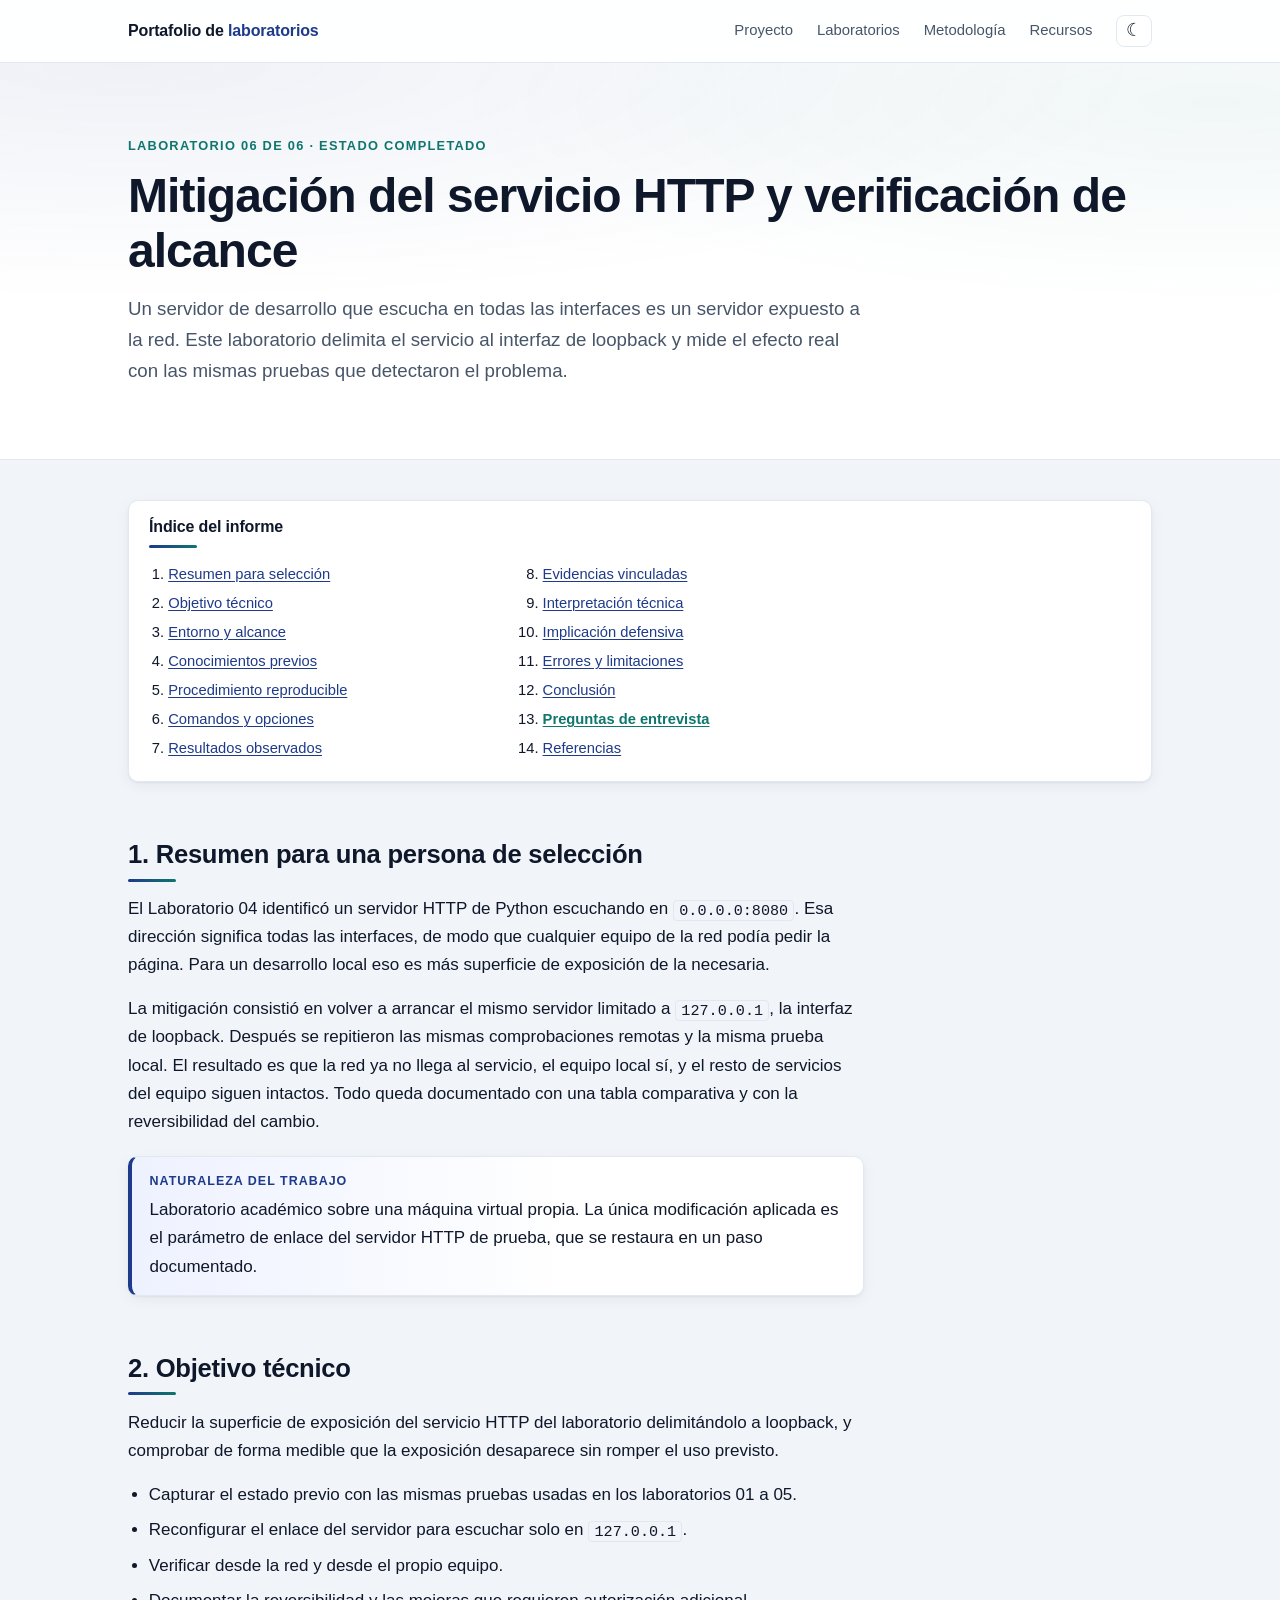
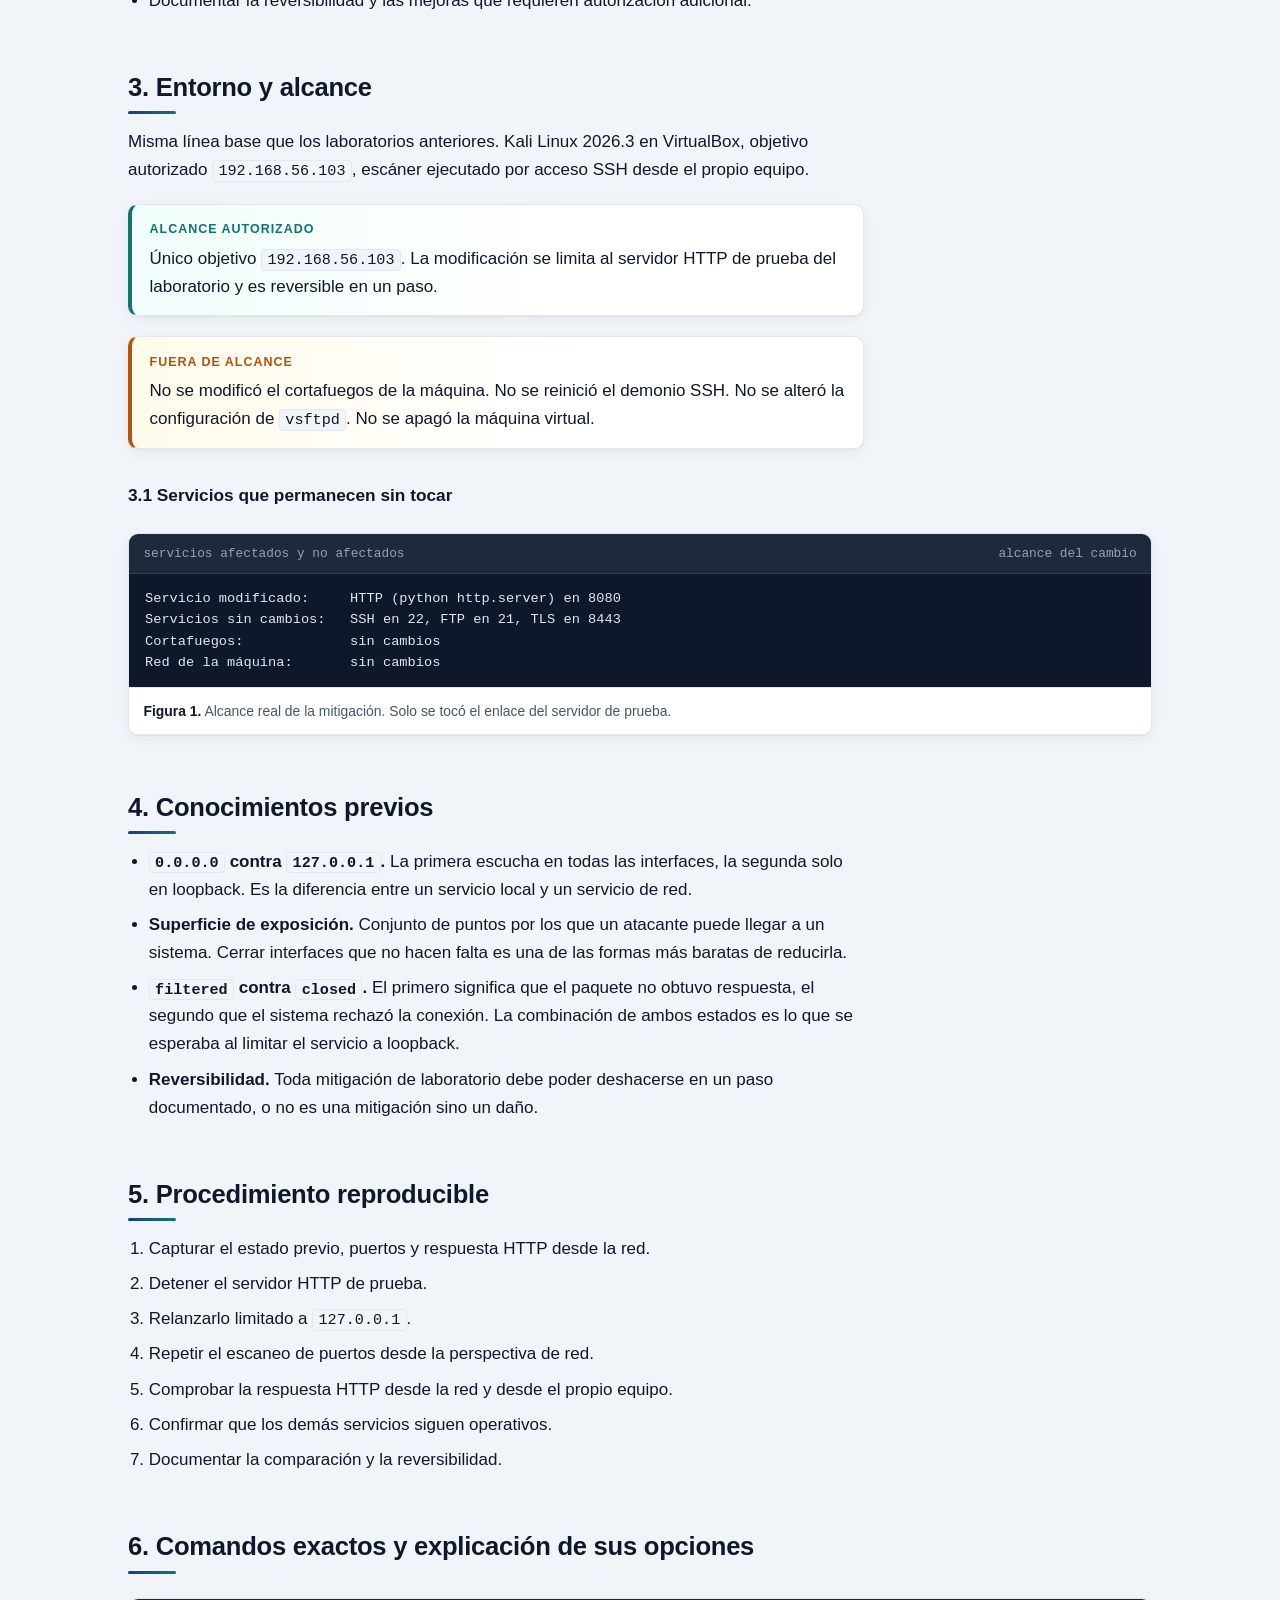
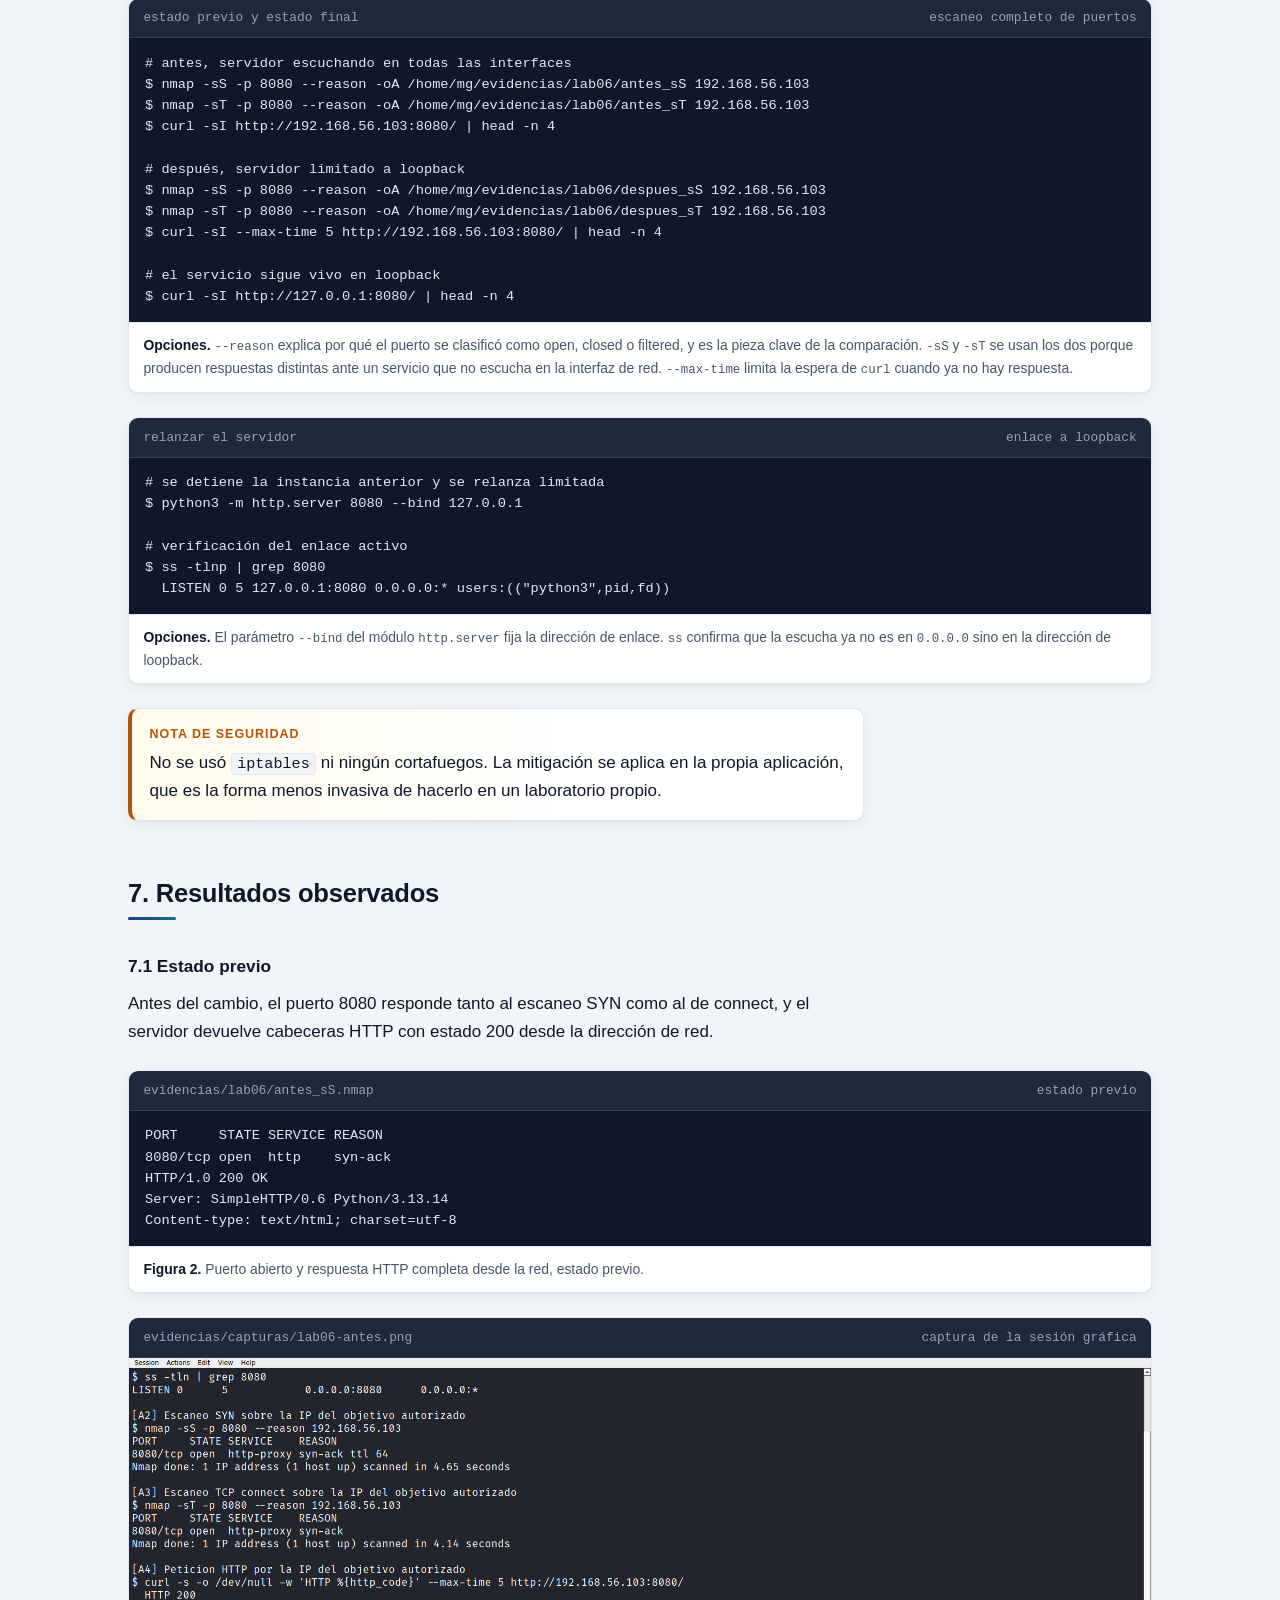
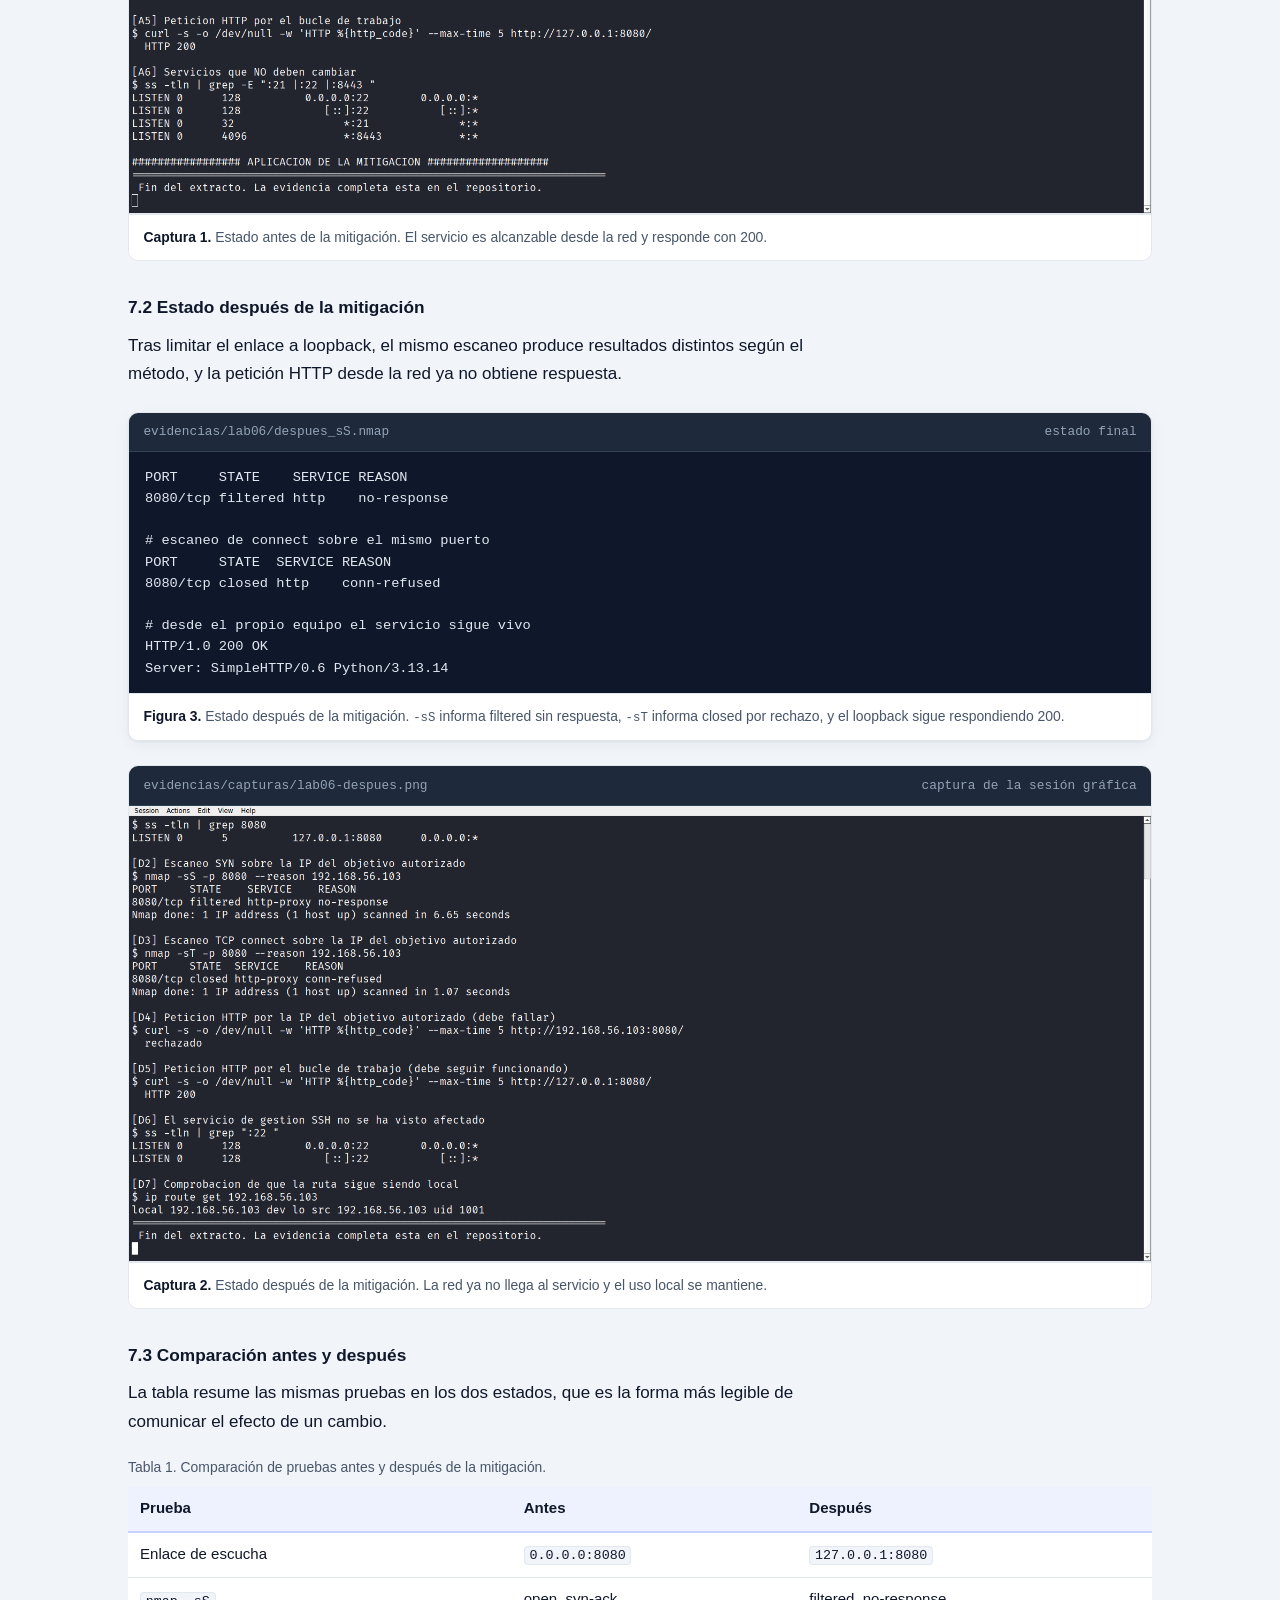
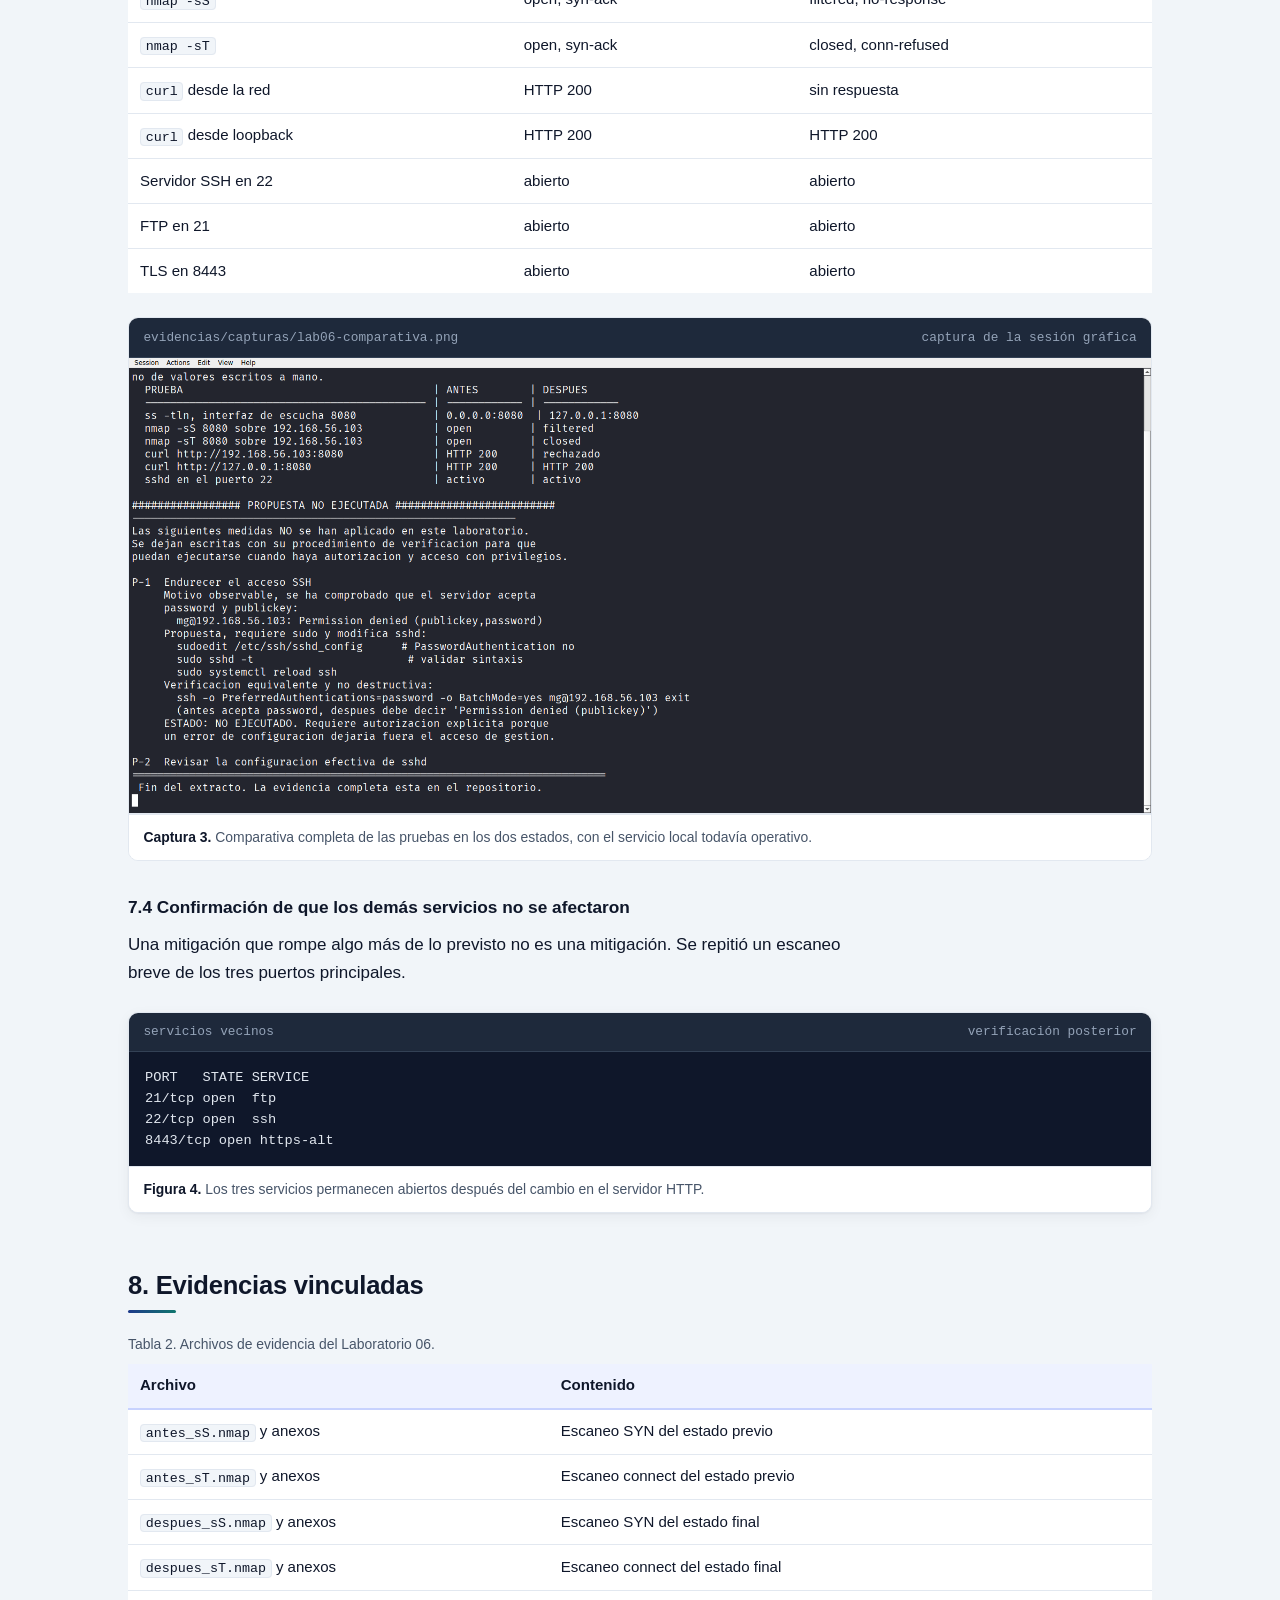
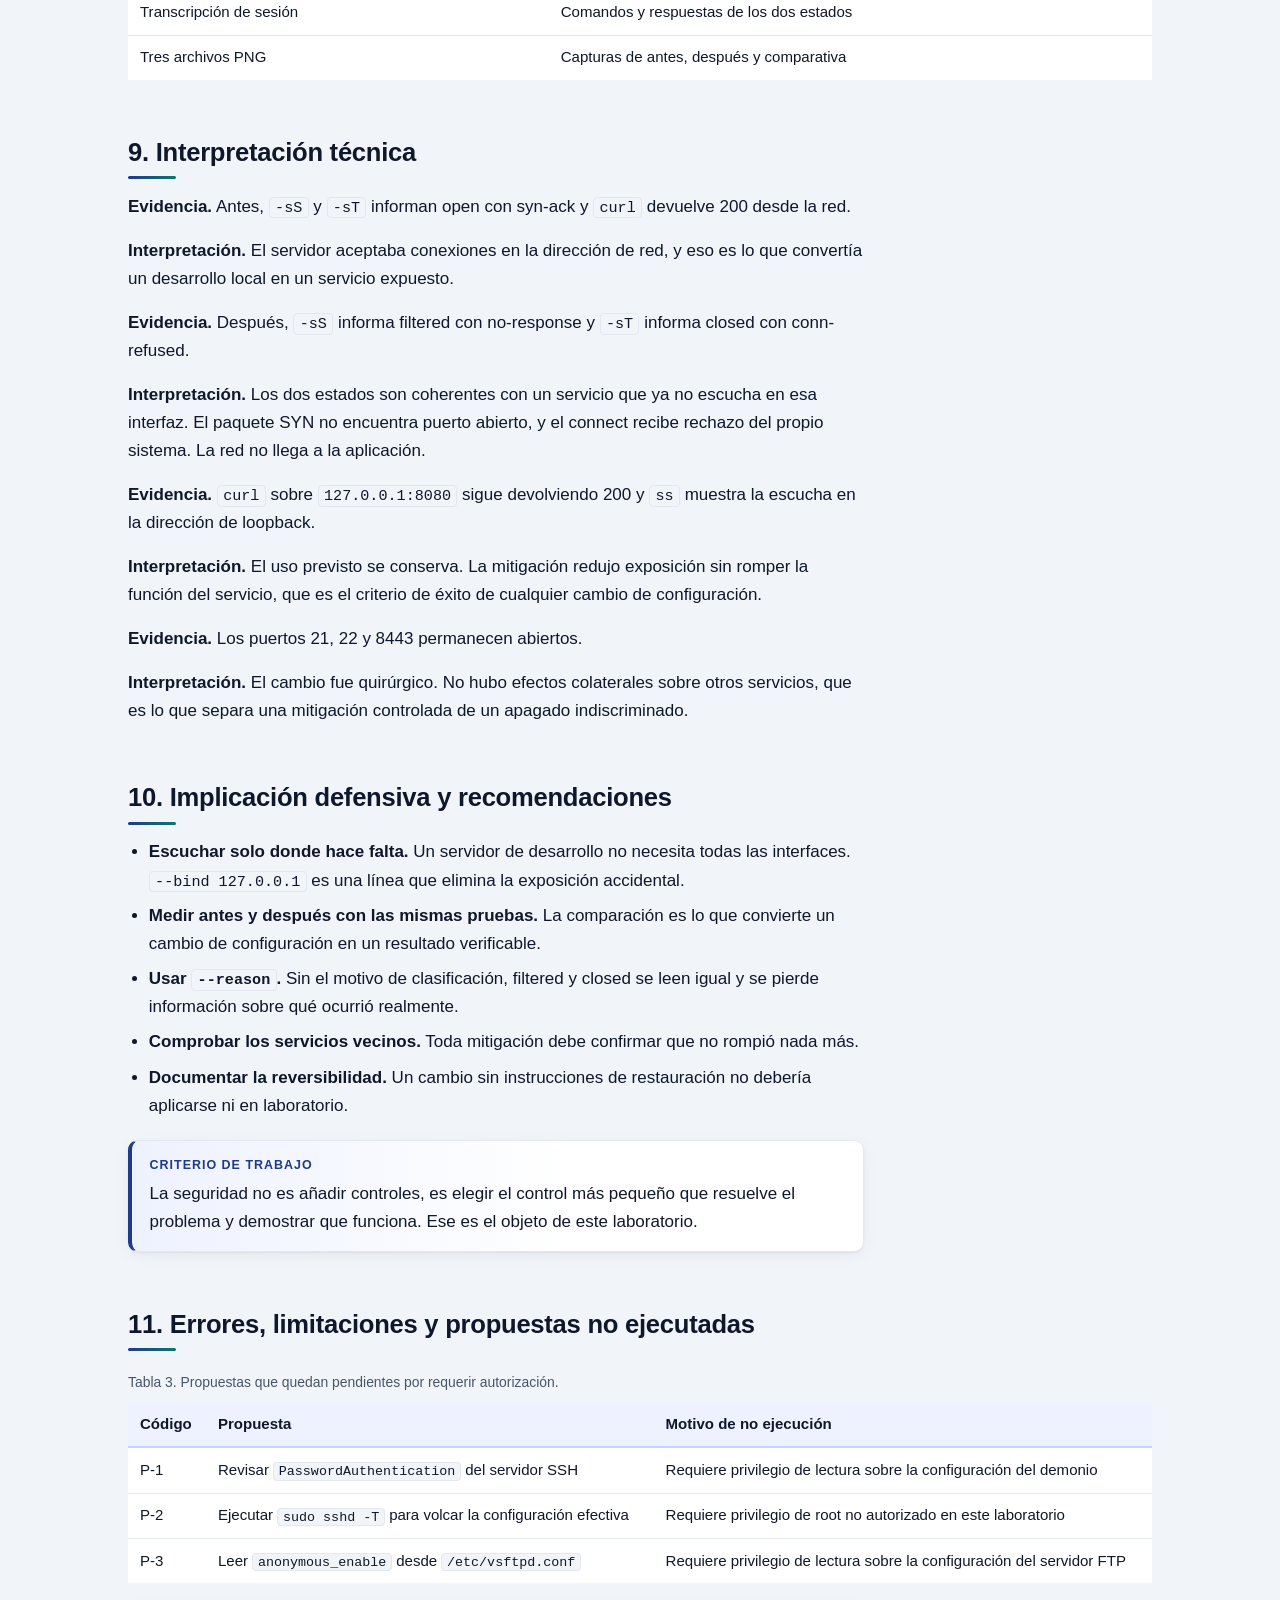
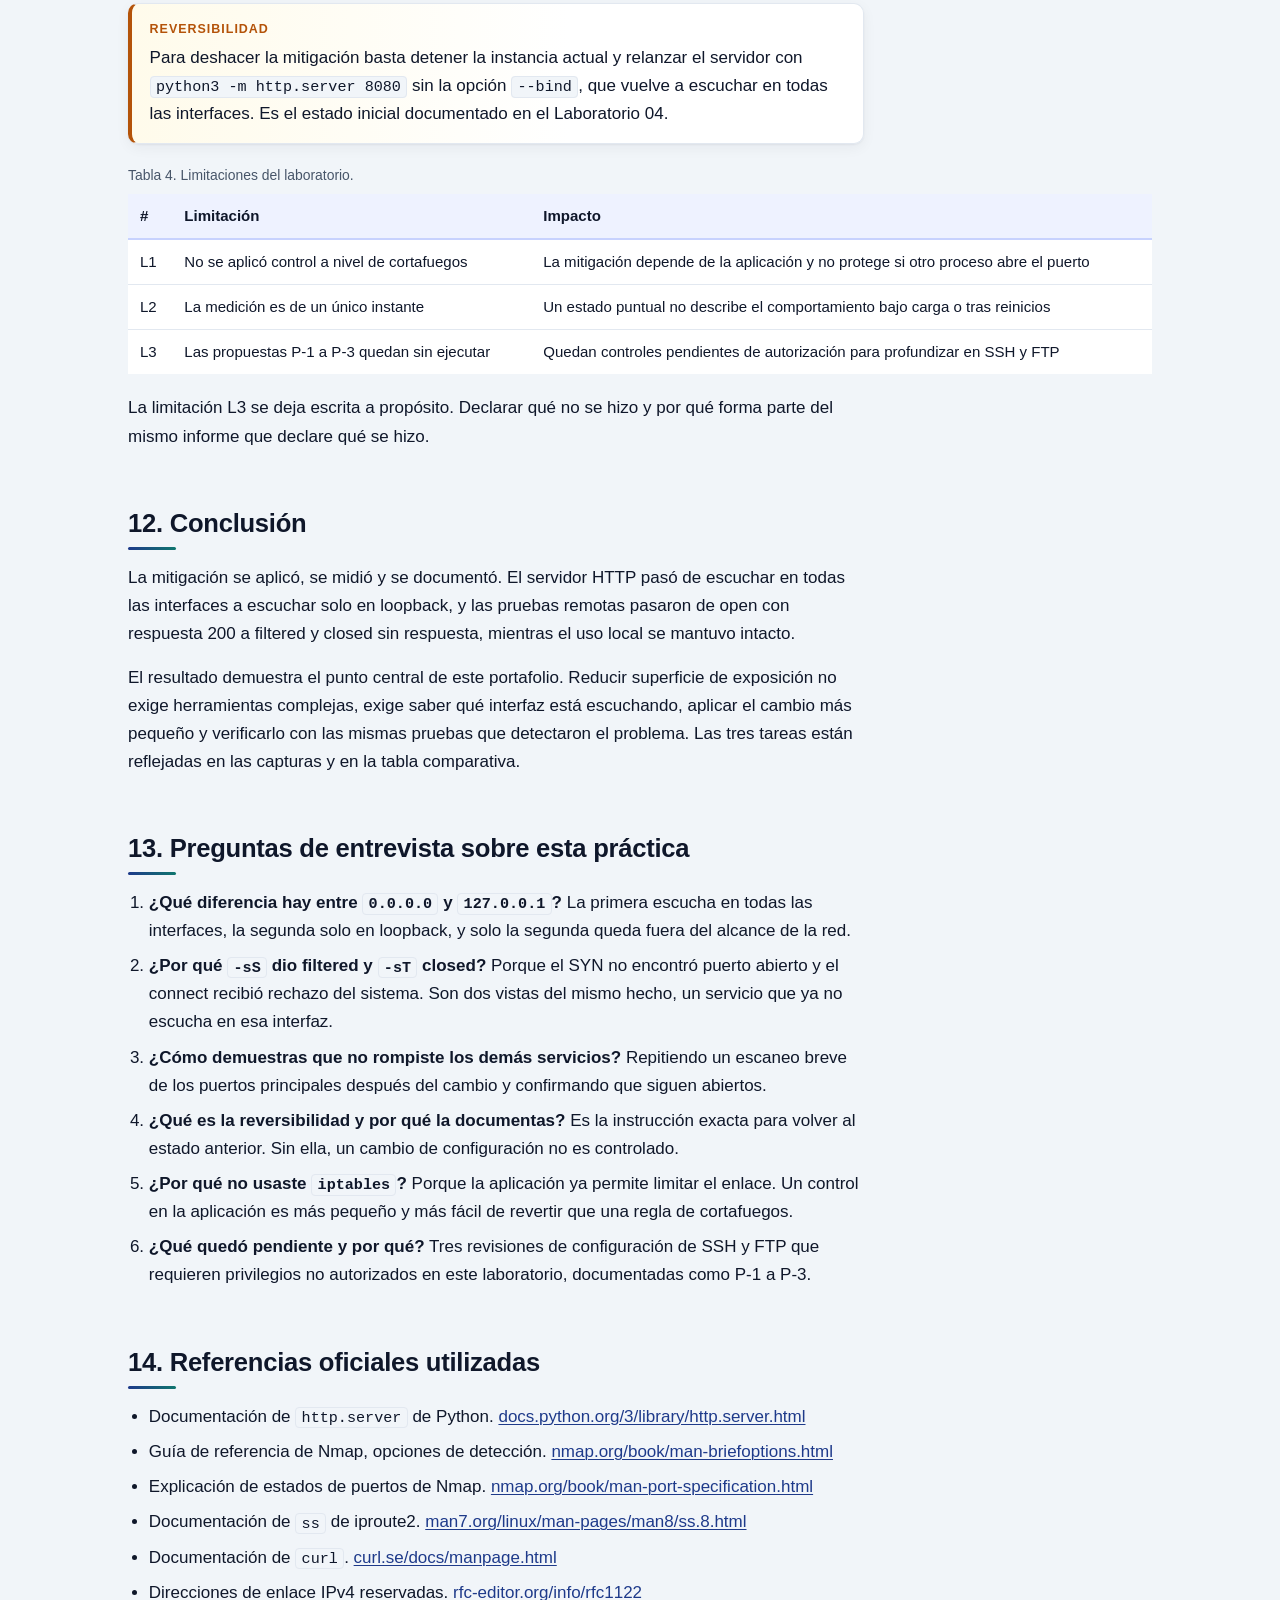
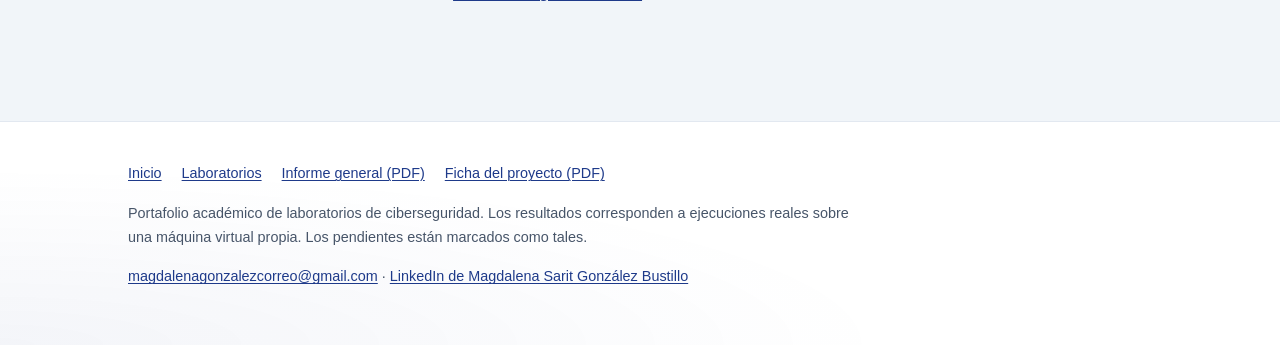
<file: laboratorios/lab-06.html>
<!doctype html>
<html lang="es">
<head>
<meta charset="utf-8">
<meta name="viewport" content="width=device-width, initial-scale=1">
<title>Laboratorio 06 · Mitigación del servicio HTTP | Portafolio de ciberseguridad</title>
<meta name="description" content="Laboratorio 06: reducción de la superficie de exposición delimitando el servidor HTTP al interfaz de loopback, con comparación antes y después y propuestas de mejora pendientes.">
<script>
(function(){try{var t=localStorage.getItem("tema");if(t==="dark"||t==="light")document.documentElement.setAttribute("data-theme",t);}catch(e){}})();
</script>
<link rel="stylesheet" href="../css/style.css">
</head>
<body>
<a class="skip-link" href="#contenido">Saltar al contenido</a>

<header class="site-header">
  <div class="wrap">
    <a class="brand" href="../index.html">Portafolio de <span>laboratorios</span></a>
    <nav class="nav" aria-label="Navegación principal">
      <a href="../index.html#proyecto">Proyecto</a>
      <a href="../index.html#laboratorios">Laboratorios</a>
      <a href="../index.html#metodologia">Metodología</a>
      <a href="../index.html#recursos">Recursos</a>
        <button class="theme-toggle" type="button" aria-label="Cambiar tema">☾</button>
    </nav>
  </div>
</header>

<main id="contenido">

  <div class="hero">
    <div class="wrap">
      <p class="eyebrow">Laboratorio 06 de 06 · Estado completado</p>
      <h1>Mitigación del servicio HTTP y verificación de alcance</h1>
      <p class="lede">Un servidor de desarrollo que escucha en todas las interfaces es un servidor expuesto a la red. Este laboratorio delimita el servicio al interfaz de loopback y mide el efecto real con las mismas pruebas que detectaron el problema.</p>
    </div>
  </div>

  <div class="wrap section">

    <nav class="toc" aria-label="Índice del informe">
      <h2>Índice del informe</h2>
      <ol>
        <li><a href="#s1">Resumen para selección</a></li>
        <li><a href="#s2">Objetivo técnico</a></li>
        <li><a href="#s3">Entorno y alcance</a></li>
        <li><a href="#s4">Conocimientos previos</a></li>
        <li><a href="#s5">Procedimiento reproducible</a></li>
        <li><a href="#s6">Comandos y opciones</a></li>
        <li><a href="#s7">Resultados observados</a></li>
        <li><a href="#s8">Evidencias vinculadas</a></li>
        <li><a href="#s9">Interpretación técnica</a></li>
        <li><a href="#s10">Implicación defensiva</a></li>
        <li><a href="#s11">Errores y limitaciones</a></li>
        <li><a href="#s12">Conclusión</a></li>
        <li><a href="#s13">Preguntas de entrevista</a></li>
        <li><a href="#s14">Referencias</a></li>
      </ol>
    </nav>

<section id="s1">
      <h2>1. Resumen para una persona de selección</h2>
      <p>El Laboratorio 04 identificó un servidor HTTP de Python escuchando en <code>0.0.0.0:8080</code>. Esa dirección significa todas las interfaces, de modo que cualquier equipo de la red podía pedir la página. Para un desarrollo local eso es más superficie de exposición de la necesaria.</p>
      <p>La mitigación consistió en volver a arrancar el mismo servidor limitado a <code>127.0.0.1</code>, la interfaz de loopback. Después se repitieron las mismas comprobaciones remotas y la misma prueba local. El resultado es que la red ya no llega al servicio, el equipo local sí, y el resto de servicios del equipo siguen intactos. Todo queda documentado con una tabla comparativa y con la reversibilidad del cambio.</p>
      <div class="note">
        <span class="tag">Naturaleza del trabajo</span>
        <p>Laboratorio académico sobre una máquina virtual propia. La única modificación aplicada es el parámetro de enlace del servidor HTTP de prueba, que se restaura en un paso documentado.</p>
      </div>
    </section>

<section id="s2">
      <h2>2. Objetivo técnico</h2>
      <p>Reducir la superficie de exposición del servicio HTTP del laboratorio delimitándolo a loopback, y comprobar de forma medible que la exposición desaparece sin romper el uso previsto.</p>
      <ul>
        <li>Capturar el estado previo con las mismas pruebas usadas en los laboratorios 01 a 05.</li>
        <li>Reconfigurar el enlace del servidor para escuchar solo en <code>127.0.0.1</code>.</li>
        <li>Verificar desde la red y desde el propio equipo.</li>
        <li>Documentar la reversibilidad y las mejoras que requieren autorización adicional.</li>
      </ul>
    </section>

<section id="s3">
      <h2>3. Entorno y alcance</h2>
      <p>Misma línea base que los laboratorios anteriores. Kali Linux 2026.3 en VirtualBox, objetivo autorizado <code>192.168.56.103</code>, escáner ejecutado por acceso SSH desde el propio equipo.</p>

      <div class="pending">
        <span class="tag">Alcance autorizado</span>
        <p>Único objetivo <code>192.168.56.103</code>. La modificación se limita al servidor HTTP de prueba del laboratorio y es reversible en un paso.</p>
      </div>

      <div class="warn">
        <span class="tag">Fuera de alcance</span>
        <p>No se modificó el cortafuegos de la máquina. No se reinició el demonio SSH. No se alteró la configuración de <code>vsftpd</code>. No se apagó la máquina virtual.</p>
      </div>

      <h3>3.1 Servicios que permanecen sin tocar</h3>
      <div class="evidence">
        <div class="evidence-head"><span>servicios afectados y no afectados</span><span>alcance del cambio</span></div>
        <pre><code>Servicio modificado:     HTTP (python http.server) en 8080
Servicios sin cambios:   SSH en 22, FTP en 21, TLS en 8443
Cortafuegos:             sin cambios
Red de la máquina:       sin cambios</code></pre>
        <figcaption><strong>Figura 1.</strong> Alcance real de la mitigación. Solo se tocó el enlace del servidor de prueba.</figcaption>
      </div>
    </section>

<section id="s4">
      <h2>4. Conocimientos previos</h2>
      <ul>
        <li><strong><code>0.0.0.0</code> contra <code>127.0.0.1</code>.</strong> La primera escucha en todas las interfaces, la segunda solo en loopback. Es la diferencia entre un servicio local y un servicio de red.</li>
        <li><strong>Superficie de exposición.</strong> Conjunto de puntos por los que un atacante puede llegar a un sistema. Cerrar interfaces que no hacen falta es una de las formas más baratas de reducirla.</li>
        <li><strong><code>filtered</code> contra <code>closed</code>.</strong> El primero significa que el paquete no obtuvo respuesta, el segundo que el sistema rechazó la conexión. La combinación de ambos estados es lo que se esperaba al limitar el servicio a loopback.</li>
        <li><strong>Reversibilidad.</strong> Toda mitigación de laboratorio debe poder deshacerse en un paso documentado, o no es una mitigación sino un daño.</li>
      </ul>
    </section>

<section id="s5">
      <h2>5. Procedimiento reproducible</h2>
      <ol>
        <li>Capturar el estado previo, puertos y respuesta HTTP desde la red.</li>
        <li>Detener el servidor HTTP de prueba.</li>
        <li>Relanzarlo limitado a <code>127.0.0.1</code>.</li>
        <li>Repetir el escaneo de puertos desde la perspectiva de red.</li>
        <li>Comprobar la respuesta HTTP desde la red y desde el propio equipo.</li>
        <li>Confirmar que los demás servicios siguen operativos.</li>
        <li>Documentar la comparación y la reversibilidad.</li>
      </ol>
    </section>

<section id="s6">
      <h2>6. Comandos exactos y explicación de sus opciones</h2>

      <div class="evidence">
        <div class="evidence-head"><span>estado previo y estado final</span><span>escaneo completo de puertos</span></div>
        <pre><code># antes, servidor escuchando en todas las interfaces
$ nmap -sS -p 8080 --reason -oA /home/mg/evidencias/lab06/antes_sS 192.168.56.103
$ nmap -sT -p 8080 --reason -oA /home/mg/evidencias/lab06/antes_sT 192.168.56.103
$ curl -sI http://192.168.56.103:8080/ | head -n 4

# después, servidor limitado a loopback
$ nmap -sS -p 8080 --reason -oA /home/mg/evidencias/lab06/despues_sS 192.168.56.103
$ nmap -sT -p 8080 --reason -oA /home/mg/evidencias/lab06/despues_sT 192.168.56.103
$ curl -sI --max-time 5 http://192.168.56.103:8080/ | head -n 4

# el servicio sigue vivo en loopback
$ curl -sI http://127.0.0.1:8080/ | head -n 4</code></pre>
        <figcaption><strong>Opciones.</strong> <code>--reason</code> explica por qué el puerto se clasificó como open, closed o filtered, y es la pieza clave de la comparación. <code>-sS</code> y <code>-sT</code> se usan los dos porque producen respuestas distintas ante un servicio que no escucha en la interfaz de red. <code>--max-time</code> limita la espera de <code>curl</code> cuando ya no hay respuesta.</figcaption>
      </div>

      <div class="evidence">
        <div class="evidence-head"><span>relanzar el servidor</span><span>enlace a loopback</span></div>
        <pre><code># se detiene la instancia anterior y se relanza limitada
$ python3 -m http.server 8080 --bind 127.0.0.1

# verificación del enlace activo
$ ss -tlnp | grep 8080
  LISTEN 0 5 127.0.0.1:8080 0.0.0.0:* users:(("python3",pid,fd))</code></pre>
        <figcaption><strong>Opciones.</strong> El parámetro <code>--bind</code> del módulo <code>http.server</code> fija la dirección de enlace. <code>ss</code> confirma que la escucha ya no es en <code>0.0.0.0</code> sino en la dirección de loopback.</figcaption>
      </div>

      <div class="warn">
        <span class="tag">Nota de seguridad</span>
        <p>No se usó <code>iptables</code> ni ningún cortafuegos. La mitigación se aplica en la propia aplicación, que es la forma menos invasiva de hacerlo en un laboratorio propio.</p>
      </div>
    </section>

<section id="s7">
      <h2>7. Resultados observados</h2>

      <h3>7.1 Estado previo</h3>
      <p>Antes del cambio, el puerto 8080 responde tanto al escaneo SYN como al de connect, y el servidor devuelve cabeceras HTTP con estado 200 desde la dirección de red.</p>

      <figure class="evidence">
        <div class="evidence-head">
          <span>evidencias/lab06/antes_sS.nmap</span>
          <span>estado previo</span>
        </div>
        <pre><code>PORT     STATE SERVICE REASON
8080/tcp open  http    syn-ack
HTTP/1.0 200 OK
Server: SimpleHTTP/0.6 Python/3.13.14
Content-type: text/html; charset=utf-8</code></pre>
        <figcaption><strong>Figura 2.</strong> Puerto abierto y respuesta HTTP completa desde la red, estado previo.</figcaption>
      </figure>

      <figure class="captura">
        <div class="evidence-head">
          <span>evidencias/capturas/lab06-antes.png</span>
          <span>captura de la sesión gráfica</span>
        </div>
        <img src="../evidencias/capturas/lab06-antes.png" alt="Pantalla con el estado previo, puerto 8080 abierto y respuesta HTTP 200">
        <figcaption><strong>Captura 1.</strong> Estado antes de la mitigación. El servicio es alcanzable desde la red y responde con 200.</figcaption>
      </figure>

      <h3>7.2 Estado después de la mitigación</h3>
      <p>Tras limitar el enlace a loopback, el mismo escaneo produce resultados distintos según el método, y la petición HTTP desde la red ya no obtiene respuesta.</p>

      <figure class="evidence">
        <div class="evidence-head">
          <span>evidencias/lab06/despues_sS.nmap</span>
          <span>estado final</span>
        </div>
        <pre><code>PORT     STATE    SERVICE REASON
8080/tcp filtered http    no-response

# escaneo de connect sobre el mismo puerto
PORT     STATE  SERVICE REASON
8080/tcp closed http    conn-refused

# desde el propio equipo el servicio sigue vivo
HTTP/1.0 200 OK
Server: SimpleHTTP/0.6 Python/3.13.14</code></pre>
        <figcaption><strong>Figura 3.</strong> Estado después de la mitigación. <code>-sS</code> informa filtered sin respuesta, <code>-sT</code> informa closed por rechazo, y el loopback sigue respondiendo 200.</figcaption>
      </figure>

      <figure class="captura">
        <div class="evidence-head">
          <span>evidencias/capturas/lab06-despues.png</span>
          <span>captura de la sesión gráfica</span>
        </div>
        <img src="../evidencias/capturas/lab06-despues.png" alt="Pantalla con el estado final, puerto 8080 filtrado y loopback activo">
        <figcaption><strong>Captura 2.</strong> Estado después de la mitigación. La red ya no llega al servicio y el uso local se mantiene.</figcaption>
      </figure>

      <h3>7.3 Comparación antes y después</h3>
      <p>La tabla resume las mismas pruebas en los dos estados, que es la forma más legible de comunicar el efecto de un cambio.</p>

      <div class="table-scroll">
        <table>
          <caption>Tabla 1. Comparación de pruebas antes y después de la mitigación.</caption>
          <thead>
            <tr><th>Prueba</th><th>Antes</th><th>Después</th></tr>
          </thead>
          <tbody>
            <tr><td>Enlace de escucha</td><td><code>0.0.0.0:8080</code></td><td><code>127.0.0.1:8080</code></td></tr>
            <tr><td><code>nmap -sS</code></td><td>open, syn-ack</td><td>filtered, no-response</td></tr>
            <tr><td><code>nmap -sT</code></td><td>open, syn-ack</td><td>closed, conn-refused</td></tr>
            <tr><td><code>curl</code> desde la red</td><td>HTTP 200</td><td>sin respuesta</td></tr>
            <tr><td><code>curl</code> desde loopback</td><td>HTTP 200</td><td>HTTP 200</td></tr>
            <tr><td>Servidor SSH en 22</td><td>abierto</td><td>abierto</td></tr>
            <tr><td>FTP en 21</td><td>abierto</td><td>abierto</td></tr>
            <tr><td>TLS en 8443</td><td>abierto</td><td>abierto</td></tr>
          </tbody>
        </table>
      </div>

      <figure class="captura">
        <div class="evidence-head">
          <span>evidencias/capturas/lab06-comparativa.png</span>
          <span>captura de la sesión gráfica</span>
        </div>
        <img src="../evidencias/capturas/lab06-comparativa.png" alt="Pantalla con la comparativa antes y después de la mitigacion">
        <figcaption><strong>Captura 3.</strong> Comparativa completa de las pruebas en los dos estados, con el servicio local todavía operativo.</figcaption>
      </figure>

      <h3>7.4 Confirmación de que los demás servicios no se afectaron</h3>
      <p>Una mitigación que rompe algo más de lo previsto no es una mitigación. Se repitió un escaneo breve de los tres puertos principales.</p>
      <div class="evidence">
        <div class="evidence-head"><span>servicios vecinos</span><span>verificación posterior</span></div>
        <pre><code>PORT   STATE SERVICE
21/tcp open  ftp
22/tcp open  ssh
8443/tcp open https-alt</code></pre>
        <figcaption><strong>Figura 4.</strong> Los tres servicios permanecen abiertos después del cambio en el servidor HTTP.</figcaption>
      </div>
    </section>

<section id="s8">
      <h2>8. Evidencias vinculadas</h2>
      <div class="table-scroll">
        <table>
          <caption>Tabla 2. Archivos de evidencia del Laboratorio 06.</caption>
          <thead>
            <tr><th>Archivo</th><th>Contenido</th></tr>
          </thead>
          <tbody>
            <tr><td><code>antes_sS.nmap</code> y anexos</td><td>Escaneo SYN del estado previo</td></tr>
            <tr><td><code>antes_sT.nmap</code> y anexos</td><td>Escaneo connect del estado previo</td></tr>
            <tr><td><code>despues_sS.nmap</code> y anexos</td><td>Escaneo SYN del estado final</td></tr>
            <tr><td><code>despues_sT.nmap</code> y anexos</td><td>Escaneo connect del estado final</td></tr>
            <tr><td>Transcripción de sesión</td><td>Comandos y respuestas de los dos estados</td></tr>
            <tr><td>Tres archivos PNG</td><td>Capturas de antes, después y comparativa</td></tr>
          </tbody>
        </table>
      </div>
    </section>

<section id="s9">
      <h2>9. Interpretación técnica</h2>

      <p><strong>Evidencia.</strong> Antes, <code>-sS</code> y <code>-sT</code> informan open con syn-ack y <code>curl</code> devuelve 200 desde la red.</p>
      <p><strong>Interpretación.</strong> El servidor aceptaba conexiones en la dirección de red, y eso es lo que convertía un desarrollo local en un servicio expuesto.</p>

      <p><strong>Evidencia.</strong> Después, <code>-sS</code> informa filtered con no-response y <code>-sT</code> informa closed con conn-refused.</p>
      <p><strong>Interpretación.</strong> Los dos estados son coherentes con un servicio que ya no escucha en esa interfaz. El paquete SYN no encuentra puerto abierto, y el connect recibe rechazo del propio sistema. La red no llega a la aplicación.</p>

      <p><strong>Evidencia.</strong> <code>curl</code> sobre <code>127.0.0.1:8080</code> sigue devolviendo 200 y <code>ss</code> muestra la escucha en la dirección de loopback.</p>
      <p><strong>Interpretación.</strong> El uso previsto se conserva. La mitigación redujo exposición sin romper la función del servicio, que es el criterio de éxito de cualquier cambio de configuración.</p>

      <p><strong>Evidencia.</strong> Los puertos 21, 22 y 8443 permanecen abiertos.</p>
      <p><strong>Interpretación.</strong> El cambio fue quirúrgico. No hubo efectos colaterales sobre otros servicios, que es lo que separa una mitigación controlada de un apagado indiscriminado.</p>
    </section>

<section id="s10">
      <h2>10. Implicación defensiva y recomendaciones</h2>
      <ul>
        <li><strong>Escuchar solo donde hace falta.</strong> Un servidor de desarrollo no necesita todas las interfaces. <code>--bind 127.0.0.1</code> es una línea que elimina la exposición accidental.</li>
        <li><strong>Medir antes y después con las mismas pruebas.</strong> La comparación es lo que convierte un cambio de configuración en un resultado verificable.</li>
        <li><strong>Usar <code>--reason</code>.</strong> Sin el motivo de clasificación, filtered y closed se leen igual y se pierde información sobre qué ocurrió realmente.</li>
        <li><strong>Comprobar los servicios vecinos.</strong> Toda mitigación debe confirmar que no rompió nada más.</li>
        <li><strong>Documentar la reversibilidad.</strong> Un cambio sin instrucciones de restauración no debería aplicarse ni en laboratorio.</li>
      </ul>
      <div class="note">
        <span class="tag">Criterio de trabajo</span>
        <p>La seguridad no es añadir controles, es elegir el control más pequeño que resuelve el problema y demostrar que funciona. Ese es el objeto de este laboratorio.</p>
      </div>
    </section>

<section id="s11">
      <h2>11. Errores, limitaciones y propuestas no ejecutadas</h2>

      <div class="table-scroll">
        <table>
          <caption>Tabla 3. Propuestas que quedan pendientes por requerir autorización.</caption>
          <thead>
            <tr><th>Código</th><th>Propuesta</th><th>Motivo de no ejecución</th></tr>
          </thead>
          <tbody>
            <tr>
              <td>P-1</td>
              <td>Revisar <code>PasswordAuthentication</code> del servidor SSH</td>
              <td>Requiere privilegio de lectura sobre la configuración del demonio</td>
            </tr>
            <tr>
              <td>P-2</td>
              <td>Ejecutar <code>sudo sshd -T</code> para volcar la configuración efectiva</td>
              <td>Requiere privilegio de root no autorizado en este laboratorio</td>
            </tr>
            <tr>
              <td>P-3</td>
              <td>Leer <code>anonymous_enable</code> desde <code>/etc/vsftpd.conf</code></td>
              <td>Requiere privilegio de lectura sobre la configuración del servidor FTP</td>
            </tr>
          </tbody>
        </table>
      </div>

      <div class="warn">
        <span class="tag">Reversibilidad</span>
        <p>Para deshacer la mitigación basta detener la instancia actual y relanzar el servidor con <code>python3 -m http.server 8080</code> sin la opción <code>--bind</code>, que vuelve a escuchar en todas las interfaces. Es el estado inicial documentado en el Laboratorio 04.</p>
      </div>

      <div class="table-scroll">
        <table>
          <caption>Tabla 4. Limitaciones del laboratorio.</caption>
          <thead>
            <tr><th>#</th><th>Limitación</th><th>Impacto</th></tr>
          </thead>
          <tbody>
            <tr>
              <td>L1</td>
              <td>No se aplicó control a nivel de cortafuegos</td>
              <td>La mitigación depende de la aplicación y no protege si otro proceso abre el puerto</td>
            </tr>
            <tr>
              <td>L2</td>
              <td>La medición es de un único instante</td>
              <td>Un estado puntual no describe el comportamiento bajo carga o tras reinicios</td>
            </tr>
            <tr>
              <td>L3</td>
              <td>Las propuestas P-1 a P-3 quedan sin ejecutar</td>
              <td>Quedan controles pendientes de autorización para profundizar en SSH y FTP</td>
            </tr>
          </tbody>
        </table>
      </div>

      <p>La limitación L3 se deja escrita a propósito. Declarar qué no se hizo y por qué forma parte del mismo informe que declare qué se hizo.</p>
    </section>

<section id="s12">
      <h2>12. Conclusión</h2>
      <p>La mitigación se aplicó, se midió y se documentó. El servidor HTTP pasó de escuchar en todas las interfaces a escuchar solo en loopback, y las pruebas remotas pasaron de open con respuesta 200 a filtered y closed sin respuesta, mientras el uso local se mantuvo intacto.</p>
      <p>El resultado demuestra el punto central de este portafolio. Reducir superficie de exposición no exige herramientas complejas, exige saber qué interfaz está escuchando, aplicar el cambio más pequeño y verificarlo con las mismas pruebas que detectaron el problema. Las tres tareas están reflejadas en las capturas y en la tabla comparativa.</p>
    </section>

<section id="s13">
      <h2>13. Preguntas de entrevista sobre esta práctica</h2>
      <ol>
        <li><strong>¿Qué diferencia hay entre <code>0.0.0.0</code> y <code>127.0.0.1</code>?</strong> La primera escucha en todas las interfaces, la segunda solo en loopback, y solo la segunda queda fuera del alcance de la red.</li>
        <li><strong>¿Por qué <code>-sS</code> dio filtered y <code>-sT</code> closed?</strong> Porque el SYN no encontró puerto abierto y el connect recibió rechazo del sistema. Son dos vistas del mismo hecho, un servicio que ya no escucha en esa interfaz.</li>
        <li><strong>¿Cómo demuestras que no rompiste los demás servicios?</strong> Repitiendo un escaneo breve de los puertos principales después del cambio y confirmando que siguen abiertos.</li>
        <li><strong>¿Qué es la reversibilidad y por qué la documentas?</strong> Es la instrucción exacta para volver al estado anterior. Sin ella, un cambio de configuración no es controlado.</li>
        <li><strong>¿Por qué no usaste <code>iptables</code>?</strong> Porque la aplicación ya permite limitar el enlace. Un control en la aplicación es más pequeño y más fácil de revertir que una regla de cortafuegos.</li>
        <li><strong>¿Qué quedó pendiente y por qué?</strong> Tres revisiones de configuración de SSH y FTP que requieren privilegios no autorizados en este laboratorio, documentadas como P-1 a P-3.</li>
      </ol>
    </section>

<section id="s14">
      <h2>14. Referencias oficiales utilizadas</h2>
      <ul>
        <li>Documentación de <code>http.server</code> de Python. <a href="https://docs.python.org/3/library/http.server.html">docs.python.org/3/library/http.server.html</a></li>
        <li>Guía de referencia de Nmap, opciones de detección. <a href="https://nmap.org/book/man-briefoptions.html">nmap.org/book/man-briefoptions.html</a></li>
        <li>Explicación de estados de puertos de Nmap. <a href="https://nmap.org/book/man-port-specification.html">nmap.org/book/man-port-specification.html</a></li>
        <li>Documentación de <code>ss</code> de iproute2. <a href="https://man7.org/linux/man-pages/man8/ss.8.html">man7.org/linux/man-pages/man8/ss.8.html</a></li>
        <li>Documentación de <code>curl</code>. <a href="https://curl.se/docs/manpage.html">curl.se/docs/manpage.html</a></li>
        <li>Direcciones de enlace IPv4 reservadas. <a href="https://www.rfc-editor.org/info/rfc1122">rfc-editor.org/info/rfc1122</a></li>
      </ul>
    </section>

  </div>
</main>

<footer class="site-footer">
  <div class="wrap">
    <nav aria-label="Enlaces del pie">
      <a href="../index.html">Inicio</a>
      <a href="../index.html#laboratorios">Laboratorios</a>
      <a href="../pdf/informe-general.pdf">Informe general (PDF)</a>
      <a href="../pdf/ficha-proyecto.pdf">Ficha del proyecto (PDF)</a>
    </nav>
    <p>Portafolio académico de laboratorios de ciberseguridad. Los resultados corresponden a ejecuciones reales sobre una máquina virtual propia. Los pendientes están marcados como tales.</p>
    <p><a href="mailto:magdalenagonzalezcorreo@gmail.com">magdalenagonzalezcorreo@gmail.com</a> · <a href="https://www.linkedin.com/in/magdalenagonzalezpanama/?locale=es">LinkedIn de Magdalena Sarit González Bustillo</a></p>
  </div>
</footer>

<script src="../js/main.js" defer></script>
</body>
</html>
</file>
<file: css/style.css>
:root {
  --bg: #F1F5F9;
  --surface: #FFFFFF;
  --ink: #0F172A;
  --ink-2: #475569;
  --brand: #1E3A8A;
  --brand-2: #3730A3;
  --accent: #0F766E;
  --accent-2: #14B8A6;
  --warm: #B45309;
  --line: #E2E8F0;
  --tint: #EEF2FF;
  --code-bg: #0F172A;
  --code-ink: #E2E8F0;
  --head-bg: #1E293B;
  --head-ink: #94A3B8;
  --head-line: #334155;
  --header-bg: rgb(255 255 255 / .92);
  --th-line: #C7D2FE;
  --note-grad: linear-gradient(90deg, var(--tint), var(--surface) 60%);
  --warn-grad: linear-gradient(90deg, #FFFBEB, var(--surface) 60%);
  --pend-grad: linear-gradient(90deg, #F0FDFA, var(--surface) 60%);
  --shadow: 0 1px 2px rgb(15 23 42 / .05), 0 4px 14px rgb(15 23 42 / .05);
  --shadow-hover: 0 2px 4px rgb(15 23 42 / .06), 0 8px 24px rgb(30 58 138 / .08);
  --font-sans: -apple-system, BlinkMacSystemFont, "Segoe UI", Roboto,
               "Helvetica Neue", Arial, "Noto Sans", sans-serif;
  --font-mono: ui-monospace, SFMono-Regular, "SF Mono", Menlo, Consolas,
               "Liberation Mono", "Courier New", monospace;
  --maxw: 68rem;
  --measure: 46rem;
  --radius: 10px;
}

[data-theme="dark"] {
  --bg: #0B1120;
  --surface: #1E293B;
  --ink: #E2E8F0;
  --ink-2: #94A3B8;
  --brand: #818CF8;
  --brand-2: #6366F1;
  --accent: #2DD4BF;
  --accent-2: #5EEAD4;
  --warm: #FBBF24;
  --line: #334155;
  --tint: #1E1B4B;
  --code-bg: #020617;
  --code-ink: #CBD5E1;
  --head-bg: #0F172A;
  --head-ink: #64748B;
  --head-line: #1E293B;
  --header-bg: rgb(15 23 42 / .92);
  --th-line: #4338CA;
  --note-grad: linear-gradient(90deg, rgb(30 27 75 / .6), var(--surface) 60%);
  --warn-grad: linear-gradient(90deg, rgb(69 26 3 / .5), var(--surface) 60%);
  --pend-grad: linear-gradient(90deg, rgb(6 78 59 / .45), var(--surface) 60%);
  --shadow: 0 1px 2px rgb(0 0 0 / .3), 0 4px 14px rgb(0 0 0 / .25);
  --shadow-hover: 0 2px 4px rgb(0 0 0 / .35), 0 8px 24px rgb(99 102 241 / .15);
  color-scheme: dark;
}

@media (prefers-color-scheme: dark) {
  :root:not([data-theme="light"]) {
    --bg: #0B1120;
    --surface: #1E293B;
    --ink: #E2E8F0;
    --ink-2: #94A3B8;
    --brand: #818CF8;
    --brand-2: #6366F1;
    --accent: #2DD4BF;
    --accent-2: #5EEAD4;
    --warm: #FBBF24;
    --line: #334155;
    --tint: #1E1B4B;
    --code-bg: #020617;
    --code-ink: #CBD5E1;
    --head-bg: #0F172A;
    --head-ink: #64748B;
    --head-line: #1E293B;
    --header-bg: rgb(15 23 42 / .92);
    --th-line: #4338CA;
    --note-grad: linear-gradient(90deg, rgb(30 27 75 / .6), var(--surface) 60%);
    --warn-grad: linear-gradient(90deg, rgb(69 26 3 / .5), var(--surface) 60%);
    --pend-grad: linear-gradient(90deg, rgb(6 78 59 / .45), var(--surface) 60%);
    --shadow: 0 1px 2px rgb(0 0 0 / .3), 0 4px 14px rgb(0 0 0 / .25);
    --shadow-hover: 0 2px 4px rgb(0 0 0 / .35), 0 8px 24px rgb(99 102 241 / .15);
    color-scheme: dark;
  }
}

*,
*::before,
*::after { box-sizing: border-box; }

html { -webkit-text-size-adjust: 100%; scroll-behavior: smooth; }

body {
  margin: 0;
  background: var(--bg);
  color: var(--ink);
  font-family: var(--font-sans);
  font-size: 17px;
  line-height: 1.65;
  text-rendering: optimizeLegibility;
  transition: background .2s, color .2s;
}

img, svg { max-width: 100%; height: auto; }

a { color: var(--brand); text-decoration-thickness: 1px; text-underline-offset: 2px; }
a:hover { color: var(--accent); }

:focus-visible {
  outline: 3px solid var(--accent);
  outline-offset: 2px;
  border-radius: 3px;
}

.skip-link {
  position: absolute;
  left: -9999px;
  top: 0;
  background: var(--brand);
  color: #fff;
  padding: .6rem 1rem;
  z-index: 100;
}
.skip-link:focus { left: 0; }

.wrap {
  width: 100%;
  max-width: var(--maxw);
  margin-inline: auto;
  padding-inline: clamp(1rem, 4vw, 2rem);
}

.site-header {
  background: var(--header-bg);
  backdrop-filter: blur(10px);
  -webkit-backdrop-filter: blur(10px);
  border-bottom: 1px solid var(--line);
  position: sticky;
  top: 0;
  z-index: 50;
}

.site-header .wrap {
  display: flex;
  align-items: center;
  gap: 1.25rem;
  min-height: 62px;
  flex-wrap: wrap;
}

.brand {
  font-weight: 700;
  letter-spacing: -0.01em;
  color: var(--ink);
  text-decoration: none;
  font-size: 1rem;
}
.brand span { color: var(--brand); }

.nav {
  margin-left: auto;
  display: flex;
  gap: clamp(.75rem, 2vw, 1.5rem);
  flex-wrap: wrap;
  align-items: center;
}
.nav a {
  color: var(--ink-2);
  text-decoration: none;
  font-size: .93rem;
  padding: .35rem 0;
  border-bottom: 2px solid transparent;
}
.nav a:hover,
.nav a:focus-visible { color: var(--brand); border-bottom-color: var(--brand); }

.theme-toggle {
  background: var(--surface);
  border: 1px solid var(--line);
  color: var(--ink);
  font-size: 1.1rem;
  line-height: 1;
  padding: .4rem .55rem;
  border-radius: 8px;
  cursor: pointer;
  transition: border-color .15s, background .15s;
}
.theme-toggle:hover { border-color: var(--brand); }

.hero {
  background:
    radial-gradient(ellipse 80% 60% at 10% 0%, rgb(30 58 138 / .07), transparent),
    radial-gradient(ellipse 60% 50% at 95% 10%, rgb(15 118 110 / .06), transparent),
    var(--surface);
  border-bottom: 1px solid var(--line);
  padding-block: clamp(2.5rem, 6vw, 4.5rem);
}

[data-theme="dark"] .hero {
  background:
    radial-gradient(ellipse 80% 60% at 10% 0%, rgb(99 102 241 / .1), transparent),
    radial-gradient(ellipse 60% 50% at 95% 10%, rgb(45 212 191 / .07), transparent),
    var(--surface);
}

@media (prefers-color-scheme: dark) {
  :root:not([data-theme="light"]) .hero {
    background:
      radial-gradient(ellipse 80% 60% at 10% 0%, rgb(99 102 241 / .1), transparent),
      radial-gradient(ellipse 60% 50% at 95% 10%, rgb(45 212 191 / .07), transparent),
      var(--surface);
  }
}

.eyebrow {
  font-size: .8rem;
  letter-spacing: .1em;
  text-transform: uppercase;
  color: var(--accent);
  font-weight: 700;
  margin: 0 0 .75rem;
}

h1 {
  font-size: clamp(1.9rem, 4.4vw, 3rem);
  line-height: 1.15;
  letter-spacing: -0.02em;
  margin: 0 0 1rem;
  color: var(--ink);
}

.lede {
  font-size: clamp(1.02rem, 2vw, 1.17rem);
  color: var(--ink-2);
  max-width: 46rem;
  margin: 0;
}

h2 {
  font-size: clamp(1.3rem, 2.6vw, 1.6rem);
  line-height: 1.3;
  letter-spacing: -0.01em;
  margin: 3rem 0 .85rem;
  padding-top: .5rem;
  border-top: 1px solid var(--line);
  color: var(--ink);
}
h2:first-child { border-top: 0; }
h2::after {
  content: "";
  display: block;
  width: 3rem;
  height: 3px;
  border-radius: 2px;
  background: linear-gradient(90deg, var(--brand), var(--accent));
  margin-top: .45rem;
}

h3 {
  font-size: 1.08rem;
  margin: 2rem 0 .6rem;
  color: var(--ink);
}

h4 {
  font-size: .98rem;
  margin: 1.5rem 0 .5rem;
  color: var(--ink-2);
  text-transform: uppercase;
  letter-spacing: .06em;
}

p { margin: 0 0 1rem; max-width: var(--measure); }
ul, ol { max-width: var(--measure); padding-left: 1.3rem; margin: 0 0 1.15rem; }
li { margin-bottom: .45rem; }

strong { color: var(--ink); }

.section { padding-block: 1rem 2rem; }

.surface {
  background: var(--surface);
  border: 1px solid var(--line);
  border-radius: var(--radius);
  padding: clamp(1.1rem, 3vw, 1.75rem);
  margin-block: 1.25rem;
  box-shadow: var(--shadow);
}

.grid {
  display: grid;
  gap: 1.25rem;
  grid-template-columns: repeat(auto-fit, minmax(min(100%, 17rem), 1fr));
}

.table-scroll { overflow-x: auto; margin-block: 1.25rem; }

table {
  border-collapse: collapse;
  width: 100%;
  min-width: 34rem;
  background: var(--surface);
  font-size: .94rem;
}
caption {
  text-align: left;
  font-size: .87rem;
  color: var(--ink-2);
  padding-bottom: .5rem;
}
th, td {
  text-align: left;
  padding: .6rem .75rem;
  border-bottom: 1px solid var(--line);
  vertical-align: top;
}
th {
  background: var(--tint);
  color: var(--ink);
  font-weight: 700;
  border-bottom: 2px solid var(--th-line);
}
tbody tr:last-child td { border-bottom: 0; }

code, kbd, samp { font-family: var(--font-mono); font-size: .89em; }

p code, li code, td code {
  background: var(--bg);
  border: 1px solid var(--line);
  border-radius: 4px;
  padding: .05em .35em;
  color: var(--ink);
}

pre {
  background: var(--code-bg);
  border: 1px solid var(--head-line);
  border-left: 3px solid var(--accent-2);
  border-radius: var(--radius);
  padding: .9rem 1rem;
  overflow-x: auto;
  margin: 1.15rem 0;
  max-width: 100%;
  box-shadow: var(--shadow);
}
pre code {
  font-family: var(--font-mono);
  font-size: .855rem;
  line-height: 1.55;
  white-space: pre;
  color: var(--code-ink);
  display: block;
}

.cmd { border-left-color: var(--accent-2); }
.cmd-label {
  font-family: var(--font-mono);
  font-size: .78rem;
  color: var(--ink-2);
  text-transform: uppercase;
  letter-spacing: .08em;
  display: block;
  margin-bottom: .35rem;
}

.note, .warn, .pending {
  background: var(--surface);
  border: 1px solid var(--line);
  border-left-width: 4px;
  border-radius: var(--radius);
  padding: .9rem 1.1rem;
  margin: 1.25rem 0;
  max-width: var(--measure);
  box-shadow: var(--shadow);
}
.note  { border-left-color: var(--brand); background: var(--note-grad); }
.warn  { border-left-color: var(--warm); background: var(--warn-grad); }
.pending { border-left-color: var(--accent); background: var(--pend-grad); }
.note p:last-child, .warn p:last-child, .pending p:last-child { margin-bottom: 0; }
.note .tag, .warn .tag, .pending .tag {
  display: block;
  font-size: .78rem;
  font-weight: 700;
  text-transform: uppercase;
  letter-spacing: .08em;
  margin-bottom: .3rem;
}
.note .tag { color: var(--brand); }
.warn .tag { color: var(--warm); }
.pending .tag { color: var(--accent); }

.evidence {
  background: var(--surface);
  border: 1px solid var(--line);
  border-radius: var(--radius);
  overflow: hidden;
  margin: 1.5rem 0;
  box-shadow: var(--shadow);
}
.evidence-head {
  background: var(--head-bg);
  border-bottom: 1px solid var(--head-line);
  padding: .55rem .9rem;
  font-family: var(--font-mono);
  font-size: .8rem;
  color: var(--head-ink);
  display: flex;
  gap: .75rem;
  flex-wrap: wrap;
  justify-content: space-between;
}
.evidence pre {
  border: 0;
  border-radius: 0;
  margin: 0;
  background: var(--code-bg);
  box-shadow: none;
}
figcaption, .figcap {
  font-size: .87rem;
  color: var(--ink-2);
  padding: .7rem .9rem;
  border-top: 1px solid var(--line);
  background: var(--surface);
}
figcaption strong, .figcap strong { color: var(--ink); }

figure.captura {
  background: var(--surface);
  border: 1px solid var(--line);
  border-radius: var(--radius);
  overflow: hidden;
  margin: 1.5rem 0;
}

figure.captura img {
  display: block;
  width: 100%;
  height: auto;
  border-bottom: 1px solid var(--line);
  background: #0b1220;
}

figure { margin: 1.5rem 0; }

.lab-list { list-style: none; padding: 0; margin: 1.25rem 0 0; max-width: none; }
.lab-list li {
  background: var(--surface);
  border: 1px solid var(--line);
  border-radius: var(--radius);
  padding: 1.1rem 1.25rem;
  margin-bottom: .9rem;
  display: grid;
  grid-template-columns: 1fr auto;
  gap: .5rem 1.25rem;
  align-items: start;
  box-shadow: var(--shadow);
  transition: border-color .15s, box-shadow .15s;
}
.lab-list li:hover {
  border-color: var(--th-line);
  box-shadow: var(--shadow-hover);
}
.lab-list li:last-child { margin-bottom: 0; }
.lab-title { font-weight: 700; font-size: 1.03rem; margin: 0; }
.lab-title .num {
  font-family: var(--font-mono);
  color: var(--brand);
  font-weight: 700;
  margin-right: .5rem;
}
.lab-desc { color: var(--ink-2); font-size: .93rem; margin: .35rem 0 0; max-width: none; }
.lab-actions {
  display: flex;
  gap: .5rem;
  flex-wrap: wrap;
  align-items: center;
  justify-content: flex-end;
}

.state {
  display: inline-block;
  font-size: .76rem;
  font-weight: 700;
  letter-spacing: .05em;
  text-transform: uppercase;
  padding: .18rem .55rem;
  border-radius: 999px;
  border: 1px solid var(--line);
  white-space: nowrap;
}
.state-done { color: var(--accent); background: var(--pend-grad); border-color: var(--accent); }
.state-pend { color: var(--warm); background: var(--warn-grad); border-color: var(--warm); }

.btn {
  display: inline-block;
  font-size: .87rem;
  font-weight: 600;
  padding: .38rem .8rem;
  border-radius: 6px;
  border: 1px solid var(--brand);
  color: #fff;
  background: linear-gradient(135deg, var(--brand), var(--brand-2));
  text-decoration: none;
  white-space: nowrap;
  box-shadow: 0 1px 2px rgb(30 58 138 / .25);
  transition: filter .15s;
}
[data-theme="dark"] .btn,
[data-theme="dark"] .btn:hover { color: #0B1120; }
@media (prefers-color-scheme: dark) {
  :root:not([data-theme="light"]) .btn,
  :root:not([data-theme="light"]) .btn:hover { color: #0B1120; }
}
.btn:hover { filter: brightness(1.12); color: #fff; }
.btn-ghost {
  border-color: var(--line);
  color: var(--ink-2);
  background: var(--surface);
  box-shadow: none;
}
[data-theme="dark"] .btn-ghost { color: var(--ink-2); }
@media (prefers-color-scheme: dark) {
  :root:not([data-theme="light"]) .btn-ghost { color: var(--ink-2); }
}
.btn-ghost:hover { background: var(--bg); color: var(--ink); border-color: var(--ink-2); filter: none; }
.btn[aria-disabled="true"] {
  color: var(--ink-2);
  border-color: var(--line);
  background: var(--bg);
  pointer-events: none;
}

.facts {
  display: grid;
  grid-template-columns: repeat(auto-fit, minmax(min(100%, 13rem), 1fr));
  gap: 1px;
  background: var(--line);
  border: 1px solid var(--line);
  border-radius: var(--radius);
  overflow: hidden;
  margin: 1.5rem 0;
  box-shadow: var(--shadow);
}
.fact { background: var(--surface); padding: 1rem 1.1rem; }
.fact dt {
  font-size: .76rem;
  text-transform: uppercase;
  letter-spacing: .08em;
  color: var(--accent);
  font-weight: 700;
  margin-bottom: .3rem;
}
.fact dd { margin: 0; font-size: .96rem; color: var(--ink); }

.toc {
  background: var(--surface);
  border: 1px solid var(--line);
  border-radius: var(--radius);
  padding: 1rem 1.25rem;
  margin: 1.5rem 0;
  box-shadow: var(--shadow);
}
.toc h2 { margin-top: 0; border-top: 0; font-size: 1rem; padding-top: 0; }
.toc ol { columns: 2; column-gap: 2rem; margin: 0; padding-left: 1.2rem; font-size: .92rem; }
.toc li { break-inside: avoid; margin-bottom: .3rem; }
@media (max-width: 40rem) { .toc ol { columns: 1; } }

.site-footer {
  background:
    radial-gradient(ellipse 70% 80% at 0% 100%, rgb(30 58 138 / .05), transparent),
    var(--surface);
  border-top: 1px solid var(--line);
  margin-top: 4rem;
  padding-block: 2.5rem;
  font-size: .9rem;
  color: var(--ink-2);
}
.site-footer p { max-width: var(--measure); }
.site-footer nav { display: flex; gap: 1.25rem; flex-wrap: wrap; margin-bottom: 1rem; }

@media (max-width: 46rem) {
  body { font-size: 16px; }
  .site-header .wrap { padding-block: .6rem; }
  .nav { margin-left: 0; width: 100%; gap: .9rem; }
  .lab-list li { grid-template-columns: 1fr; }
  .lab-actions { justify-content: flex-start; }
}

@media (prefers-reduced-motion: reduce) {
  html { scroll-behavior: auto; }
  * { animation-duration: .01ms !important; transition-duration: .01ms !important; }
}

@page {
  size: A4;
  margin: 18mm 16mm 20mm 16mm;
}

@media print {
  :root, [data-theme="dark"] {
    --bg: #ffffff;
    --surface: #ffffff;
    --ink: #0F172A;
    --ink-2: #475569;
    --brand: #1E3A8A;
    --accent: #0F766E;
    --line: #E2E8F0;
    --tint: #EEF2FF;
    --code-bg: #F8FAFC;
    --code-ink: #0F172A;
    --head-bg: #F1F5F9;
    --head-ink: #475569;
    --head-line: #E2E8F0;
    --header-bg: #fff;
    --th-line: #C7D2FE;
    --note-grad: none;
    --warn-grad: none;
    --pend-grad: none;
    --shadow: none;
    color-scheme: light;
  }

  body {
    background: #fff;
    font-size: 10.5pt;
    line-height: 1.5;
  }

  .site-header,
  .no-print,
  .skip-link,
  .theme-toggle { display: none !important; }

  .wrap { max-width: none; padding-inline: 0; }

  .hero {
    border-bottom: 1.5pt solid var(--brand);
    padding-block: 0 10pt;
    background: #fff;
  }

  h1 { font-size: 21pt; }
  h2 {
    font-size: 14pt;
    border-top: 1pt solid var(--line);
    margin-top: 18pt;
    padding-top: 10pt;
    break-after: avoid;
  }
  h3 { font-size: 11.5pt; break-after: avoid; }
  h4 { font-size: 10pt; break-after: avoid; }

  p, li { orphans: 3; widows: 3; }

  .surface, .evidence, .note, .warn, .pending, .toc, .facts {
    break-inside: avoid;
    box-shadow: none;
  }

  figure { break-inside: avoid; }

  pre {
    white-space: pre-wrap;
    word-break: break-word;
    font-size: 8.6pt;
    border-left-width: 2pt;
    padding: 7pt 9pt;
    overflow: visible;
    background: #F8FAFC;
    border: 1pt solid var(--line);
    border-left: 2pt solid var(--accent);
    color: var(--ink);
  }
  pre code { white-space: pre-wrap; word-break: break-word; font-size: 8.6pt; color: var(--ink); }
  .evidence-head { background: var(--bg); border-bottom: 1pt solid var(--line); color: var(--ink-2); }
  .evidence pre { background: #F8FAFC; }

  table {
    font-size: 9pt;
    min-width: 0;
    break-inside: auto;
  }
  thead { display: table-header-group; }
  tr { break-inside: avoid; }
  th, td { padding: 4pt 6pt; }

  .table-scroll { overflow: visible; }

  .lab-list li { break-inside: avoid; }

  a { color: var(--ink); text-decoration: none; }
  a[href^="http"]::after {
    content: " (" attr(href) ")";
    font-size: 8pt;
    color: var(--ink-2);
    word-break: break-all;
  }

  .print-only { display: block !important; }
}

.print-only { display: none; }
</file>
